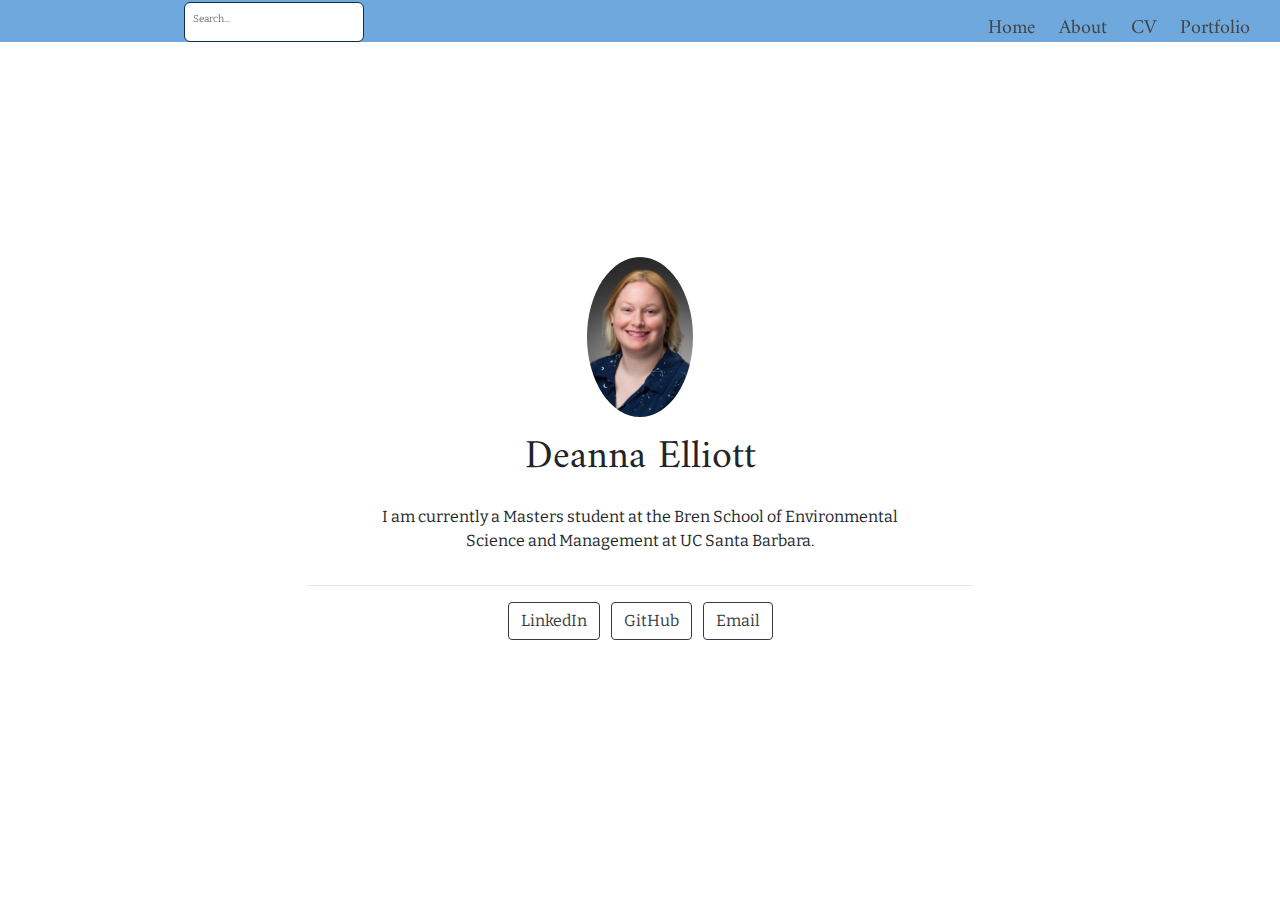
<file: docs/index.html>
<!doctype html>
<html lang="en">
  <head>
    <!-- Required meta tags -->
    <meta charset="utf-8">
    <meta name="viewport" content="width=device-width, initial-scale=1, shrink-to-fit=no">

    <!-- Bootstrap CSS -->
    <link rel="stylesheet" href="https://stackpath.bootstrapcdn.com/bootstrap/4.5.0/css/bootstrap.min.css">

    <title>Deanna Elliott</title>

    
          <!--radix_placeholder_navigation_in_header-->
          <meta name="distill:offset" content=""/>

          <script type="application/javascript">

            window.headroom_prevent_pin = false;

            window.document.addEventListener("DOMContentLoaded", function (event) {

              // initialize headroom for banner
              var header = $('header').get(0);
              var headerHeight = header.offsetHeight;
              var headroom = new Headroom(header, {
                tolerance: 5,
                onPin : function() {
                  if (window.headroom_prevent_pin) {
                    window.headroom_prevent_pin = false;
                    headroom.unpin();
                  }
                }
              });
              headroom.init();
              if(window.location.hash)
                headroom.unpin();
              $(header).addClass('headroom--transition');

              // offset scroll location for banner on hash change
              // (see: https://github.com/WickyNilliams/headroom.js/issues/38)
              window.addEventListener("hashchange", function(event) {
                window.scrollTo(0, window.pageYOffset - (headerHeight + 25));
              });

              // responsive menu
              $('.distill-site-header').each(function(i, val) {
                var topnav = $(this);
                var toggle = topnav.find('.nav-toggle');
                toggle.on('click', function() {
                  topnav.toggleClass('responsive');
                });
              });

              // nav dropdowns
              $('.nav-dropbtn').click(function(e) {
                $(this).next('.nav-dropdown-content').toggleClass('nav-dropdown-active');
                $(this).parent().siblings('.nav-dropdown')
                   .children('.nav-dropdown-content').removeClass('nav-dropdown-active');
              });
              $("body").click(function(e){
                $('.nav-dropdown-content').removeClass('nav-dropdown-active');
              });
              $(".nav-dropdown").click(function(e){
                e.stopPropagation();
              });
            });
          </script>

          <style type="text/css">

          /* Theme (user-documented overrideables for nav appearance) */

          .distill-site-nav {
            color: rgba(255, 255, 255, 0.8);
            background-color: #0F2E3D;
            font-size: 15px;
            font-weight: 300;
          }

          .distill-site-nav a {
            color: inherit;
            text-decoration: none;
          }

          .distill-site-nav a:hover {
            color: white;
          }

          @media print {
            .distill-site-nav {
              display: none;
            }
          }

          .distill-site-header {

          }

          .distill-site-footer {

          }


          /* Site Header */

          .distill-site-header {
            width: 100%;
            box-sizing: border-box;
            z-index: 3;
          }

          .distill-site-header .nav-left {
            display: inline-block;
            margin-left: 8px;
          }

          @media screen and (max-width: 768px) {
            .distill-site-header .nav-left {
              margin-left: 0;
            }
          }


          .distill-site-header .nav-right {
            float: right;
            margin-right: 8px;
          }

          .distill-site-header a,
          .distill-site-header .title {
            display: inline-block;
            text-align: center;
            padding: 14px 10px 14px 10px;
          }

          .distill-site-header .title {
            font-size: 18px;
            min-width: 150px;
          }

          .distill-site-header .logo {
            padding: 0;
          }

          .distill-site-header .logo img {
            display: none;
            max-height: 20px;
            width: auto;
            margin-bottom: -4px;
          }

          .distill-site-header .nav-image img {
            max-height: 18px;
            width: auto;
            display: inline-block;
            margin-bottom: -3px;
          }



          @media screen and (min-width: 1000px) {
            .distill-site-header .logo img {
              display: inline-block;
            }
            .distill-site-header .nav-left {
              margin-left: 20px;
            }
            .distill-site-header .nav-right {
              margin-right: 20px;
            }
            .distill-site-header .title {
              padding-left: 12px;
            }
          }


          .distill-site-header .nav-toggle {
            display: none;
          }

          .nav-dropdown {
            display: inline-block;
            position: relative;
          }

          .nav-dropdown .nav-dropbtn {
            border: none;
            outline: none;
            color: rgba(255, 255, 255, 0.8);
            padding: 16px 10px;
            background-color: transparent;
            font-family: inherit;
            font-size: inherit;
            font-weight: inherit;
            margin: 0;
            margin-top: 1px;
            z-index: 2;
          }

          .nav-dropdown-content {
            display: none;
            position: absolute;
            background-color: white;
            min-width: 200px;
            border: 1px solid rgba(0,0,0,0.15);
            border-radius: 4px;
            box-shadow: 0px 8px 16px 0px rgba(0,0,0,0.1);
            z-index: 1;
            margin-top: 2px;
            white-space: nowrap;
            padding-top: 4px;
            padding-bottom: 4px;
          }

          .nav-dropdown-content hr {
            margin-top: 4px;
            margin-bottom: 4px;
            border: none;
            border-bottom: 1px solid rgba(0, 0, 0, 0.1);
          }

          .nav-dropdown-active {
            display: block;
          }

          .nav-dropdown-content a, .nav-dropdown-content .nav-dropdown-header {
            color: black;
            padding: 6px 24px;
            text-decoration: none;
            display: block;
            text-align: left;
          }

          .nav-dropdown-content .nav-dropdown-header {
            display: block;
            padding: 5px 24px;
            padding-bottom: 0;
            text-transform: uppercase;
            font-size: 14px;
            color: #999999;
            white-space: nowrap;
          }

          .nav-dropdown:hover .nav-dropbtn {
            color: white;
          }

          .nav-dropdown-content a:hover {
            background-color: #ddd;
            color: black;
          }

          .nav-right .nav-dropdown-content {
            margin-left: -45%;
            right: 0;
          }

          @media screen and (max-width: 768px) {
            .distill-site-header a, .distill-site-header .nav-dropdown  {display: none;}
            .distill-site-header a.nav-toggle {
              float: right;
              display: block;
            }
            .distill-site-header .title {
              margin-left: 0;
            }
            .distill-site-header .nav-right {
              margin-right: 0;
            }
            .distill-site-header {
              overflow: hidden;
            }
            .nav-right .nav-dropdown-content {
              margin-left: 0;
            }
          }


          @media screen and (max-width: 768px) {
            .distill-site-header.responsive {position: relative; min-height: 500px; }
            .distill-site-header.responsive a.nav-toggle {
              position: absolute;
              right: 0;
              top: 0;
            }
            .distill-site-header.responsive a,
            .distill-site-header.responsive .nav-dropdown {
              display: block;
              text-align: left;
            }
            .distill-site-header.responsive .nav-left,
            .distill-site-header.responsive .nav-right {
              width: 100%;
            }
            .distill-site-header.responsive .nav-dropdown {float: none;}
            .distill-site-header.responsive .nav-dropdown-content {position: relative;}
            .distill-site-header.responsive .nav-dropdown .nav-dropbtn {
              display: block;
              width: 100%;
              text-align: left;
            }
          }

          /* Site Footer */

          .distill-site-footer {
            width: 100%;
            overflow: hidden;
            box-sizing: border-box;
            z-index: 3;
            margin-top: 30px;
            padding-top: 30px;
            padding-bottom: 30px;
            text-align: center;
          }

          /* Headroom */

          d-title {
            padding-top: 6rem;
          }

          @media print {
            d-title {
              padding-top: 4rem;
            }
          }

          .headroom {
            z-index: 1000;
            position: fixed;
            top: 0;
            left: 0;
            right: 0;
          }

          .headroom--transition {
            transition: all .4s ease-in-out;
          }

          .headroom--unpinned {
            top: -100px;
          }

          .headroom--pinned {
            top: 0;
          }

          /* adjust viewport for navbar height */
          /* helps vertically center bootstrap (non-distill) content */
          .min-vh-100 {
            min-height: calc(100vh - 100px) !important;
          }

          </style>

          <script src="site_libs/jquery-3.6.0/jquery-3.6.0.min.js"></script>
          <link href="site_libs/font-awesome-5.1.0/css/all.css" rel="stylesheet"/>
          <link href="site_libs/font-awesome-5.1.0/css/v4-shims.css" rel="stylesheet"/>
          <script src="site_libs/headroom-0.9.4/headroom.min.js"></script>
          <script src="site_libs/autocomplete-0.37.1/autocomplete.min.js"></script>
          <script src="site_libs/fuse-6.4.1/fuse.min.js"></script>

          <script type="application/javascript">

          function getMeta(metaName) {
            var metas = document.getElementsByTagName('meta');
            for (let i = 0; i < metas.length; i++) {
              if (metas[i].getAttribute('name') === metaName) {
                return metas[i].getAttribute('content');
              }
            }
            return '';
          }

          function offsetURL(url) {
            var offset = getMeta('distill:offset');
            return offset ? offset + '/' + url : url;
          }

          function createFuseIndex() {

            // create fuse index
            var options = {
              keys: [
                { name: 'title', weight: 20 },
                { name: 'categories', weight: 15 },
                { name: 'description', weight: 10 },
                { name: 'contents', weight: 5 },
              ],
              ignoreLocation: true,
              threshold: 0
            };
            var fuse = new window.Fuse([], options);

            // fetch the main search.json
            return fetch(offsetURL('search.json'))
              .then(function(response) {
                if (response.status == 200) {
                  return response.json().then(function(json) {
                    // index main articles
                    json.articles.forEach(function(article) {
                      fuse.add(article);
                    });
                    // download collections and index their articles
                    return Promise.all(json.collections.map(function(collection) {
                      return fetch(offsetURL(collection)).then(function(response) {
                        if (response.status === 200) {
                          return response.json().then(function(articles) {
                            articles.forEach(function(article) {
                              fuse.add(article);
                            });
                          })
                        } else {
                          return Promise.reject(
                            new Error('Unexpected status from search index request: ' +
                                      response.status)
                          );
                        }
                      });
                    })).then(function() {
                      return fuse;
                    });
                  });

                } else {
                  return Promise.reject(
                    new Error('Unexpected status from search index request: ' +
                                response.status)
                  );
                }
              });
          }

          window.document.addEventListener("DOMContentLoaded", function (event) {

            // get search element (bail if we don't have one)
            var searchEl = window.document.getElementById('distill-search');
            if (!searchEl)
              return;

            createFuseIndex()
              .then(function(fuse) {

                // make search box visible
                searchEl.classList.remove('hidden');

                // initialize autocomplete
                var options = {
                  autoselect: true,
                  hint: false,
                  minLength: 2,
                };
                window.autocomplete(searchEl, options, [{
                  source: function(query, callback) {
                    const searchOptions = {
                      isCaseSensitive: false,
                      shouldSort: true,
                      minMatchCharLength: 2,
                      limit: 10,
                    };
                    var results = fuse.search(query, searchOptions);
                    callback(results
                      .map(function(result) { return result.item; })
                    );
                  },
                  templates: {
                    suggestion: function(suggestion) {
                      var img = suggestion.preview && Object.keys(suggestion.preview).length > 0
                        ? `<img src="${offsetURL(suggestion.preview)}"</img>`
                        : '';
                      var html = `
                        <div class="search-item">
                          <h3>${suggestion.title}</h3>
                          <div class="search-item-description">
                            ${suggestion.description || ''}
                          </div>
                          <div class="search-item-preview">
                            ${img}
                          </div>
                        </div>
                      `;
                      return html;
                    }
                  }
                }]).on('autocomplete:selected', function(event, suggestion) {
                  window.location.href = offsetURL(suggestion.path);
                });
                // remove inline display style on autocompleter (we want to
                // manage responsive display via css)
                $('.algolia-autocomplete').css("display", "");
              })
              .catch(function(error) {
                console.log(error);
              });

          });

          </script>

          <style type="text/css">

          .nav-search {
            font-size: x-small;
          }

          /* Algolioa Autocomplete */

          .algolia-autocomplete {
            display: inline-block;
            margin-left: 10px;
            vertical-align: sub;
            background-color: white;
            color: black;
            padding: 6px;
            padding-top: 8px;
            padding-bottom: 0;
            border-radius: 6px;
            border: 1px #0F2E3D solid;
            width: 180px;
          }


          @media screen and (max-width: 768px) {
            .distill-site-nav .algolia-autocomplete {
              display: none;
              visibility: hidden;
            }
            .distill-site-nav.responsive .algolia-autocomplete {
              display: inline-block;
              visibility: visible;
            }
            .distill-site-nav.responsive .algolia-autocomplete .aa-dropdown-menu {
              margin-left: 0;
              width: 400px;
              max-height: 400px;
            }
          }

          .algolia-autocomplete .aa-input, .algolia-autocomplete .aa-hint {
            width: 90%;
            outline: none;
            border: none;
          }

          .algolia-autocomplete .aa-hint {
            color: #999;
          }
          .algolia-autocomplete .aa-dropdown-menu {
            width: 550px;
            max-height: 70vh;
            overflow-x: visible;
            overflow-y: scroll;
            padding: 5px;
            margin-top: 3px;
            margin-left: -150px;
            background-color: #fff;
            border-radius: 5px;
            border: 1px solid #999;
            border-top: none;
          }

          .algolia-autocomplete .aa-dropdown-menu .aa-suggestion {
            cursor: pointer;
            padding: 5px 4px;
            border-bottom: 1px solid #eee;
          }

          .algolia-autocomplete .aa-dropdown-menu .aa-suggestion:last-of-type {
            border-bottom: none;
            margin-bottom: 2px;
          }

          .algolia-autocomplete .aa-dropdown-menu .aa-suggestion .search-item {
            overflow: hidden;
            font-size: 0.8em;
            line-height: 1.4em;
          }

          .algolia-autocomplete .aa-dropdown-menu .aa-suggestion .search-item h3 {
            font-size: 1rem;
            margin-block-start: 0;
            margin-block-end: 5px;
          }

          .algolia-autocomplete .aa-dropdown-menu .aa-suggestion .search-item-description {
            display: inline-block;
            overflow: hidden;
            height: 2.8em;
            width: 80%;
            margin-right: 4%;
          }

          .algolia-autocomplete .aa-dropdown-menu .aa-suggestion .search-item-preview {
            display: inline-block;
            width: 15%;
          }

          .algolia-autocomplete .aa-dropdown-menu .aa-suggestion .search-item-preview img {
            height: 3em;
            width: auto;
            display: none;
          }

          .algolia-autocomplete .aa-dropdown-menu .aa-suggestion .search-item-preview img[src] {
            display: initial;
          }

          .algolia-autocomplete .aa-dropdown-menu .aa-suggestion.aa-cursor {
            background-color: #eee;
          }
          .algolia-autocomplete .aa-dropdown-menu .aa-suggestion em {
            font-weight: bold;
            font-style: normal;
          }

          </style>


          <!--/radix_placeholder_navigation_in_header-->
          <!--radix_placeholder_site_in_header-->
          <!--/radix_placeholder_site_in_header-->
          
          <style type="text/css">
          body {
            padding-top: 60px;
          }
          </style>
          <style type="text/css">
          /* base variables */

          /* Edit the CSS properties in this file to create a custom
             Distill theme. Only edit values in the right column
             for each row; values shown are the CSS defaults.
             To return any property to the default,
             you may set its value to: unset
             All rows must end with a semi-colon.                      */

          /* Optional: embed custom fonts here with `@import`          */
          /* This must remain at the top of this file.                 */



          html {
            /*-- Main font sizes --*/
            --title-size:      50px;
            --body-size:       1.06rem;
            --code-size:       14px;
            --aside-size:      12px;
            --fig-cap-size:    13px;
            /*-- Main font colors --*/
            --title-color:     #000000;
            --header-color:    rgba(0, 0, 0, 0.8);
            --body-color:      rgba(0, 0, 0, 0.8);
            --aside-color:     rgba(0, 0, 0, 0.6);
            --fig-cap-color:   rgba(0, 0, 0, 0.6);
            /*-- Specify custom fonts ~~~ must be imported above   --*/
            --heading-font:    sans-serif;
            --mono-font:       monospace;
            --body-font:       sans-serif;
            --navbar-font:     sans-serif;  /* websites + blogs only */
          }

          /*-- ARTICLE METADATA --*/
          d-byline {
            --heading-size:    0.6rem;
            --heading-color:   rgba(0, 0, 0, 0.5);
            --body-size:       0.8rem;
            --body-color:      rgba(0, 0, 0, 0.8);
          }

          /*-- ARTICLE TABLE OF CONTENTS --*/
          .d-contents {
            --heading-size:    18px;
            --contents-size:   13px;
          }

          /*-- ARTICLE APPENDIX --*/
          d-appendix {
            --heading-size:    15px;
            --heading-color:   rgba(0, 0, 0, 0.65);
            --text-size:       0.8em;
            --text-color:      rgba(0, 0, 0, 0.5);
          }

          /*-- WEBSITE HEADER + FOOTER --*/
          /* These properties only apply to Distill sites and blogs  */

          .distill-site-header {
            --title-size:       18px;
            --text-color:       rgba(255, 255, 255, 0.8);
            --text-size:        15px;
            --hover-color:      white;
            --bkgd-color:       #0F2E3D;
          }

          .distill-site-footer {
            --text-color:       rgba(255, 255, 255, 0.8);
            --text-size:        15px;
            --hover-color:      white;
            --bkgd-color:       #0F2E3D;
          }

          /*-- Additional custom styles --*/
          /* Add any additional CSS rules below                      */
          </style>
          <style type="text/css">/* base variables */

          /* Edit the CSS properties in this file to create a custom
             Distill theme. Only edit values in the right column
             for each row; values shown are the CSS defaults.
             To return any property to the default,
             you may set its value to: unset
             All rows must end with a semi-colon.                      */

          /* Optional: embed custom fonts here with `@import`          */
          /* This must remain at the top of this file.                 */
          /* Optional: embed custom fonts here with `@import`          */
          /* This must remain at the top of this file.                 */
          @import url('https://fonts.googleapis.com/css2?family=Amiri');
          @import url('https://fonts.googleapis.com/css2?family=Bitter');
          @import url('https://fonts.googleapis.com/css2?family=DM+Mono');

          html {
            /*-- Main font sizes --*/
            --title-size:      50px;
            --body-size:       1.06rem;
            --code-size:       14px;
            --aside-size:      12px;
            --fig-cap-size:    13px;
            /*-- Main font colors --*/
            --title-color:     #000000;
            --header-color:    rgba(0, 0, 0, 0.8);
            --body-color:      rgba(0, 0, 0, 0.8);
            --aside-color:     rgba(0, 0, 0, 0.6);
            --fig-cap-color:   rgba(0, 0, 0, 0.6);
            /*-- Specify custom fonts ~~~ must be imported above   --*/
            --heading-font:    "Amiri", serif;
            --mono-font:       "DM Mono", monospace;
            --body-font:       "Bitter", sans-serif;
            --navbar-font:     "Amiri", serif;
          }

          /*-- ARTICLE METADATA --*/
          d-byline {
            --heading-size:    0.6rem;
            --heading-color:   rgba(0, 0, 0, 0.5);
            --body-size:       0.8rem;
            --body-color:      rgba(0, 0, 0, 0.8);
          }

          /*-- ARTICLE TABLE OF CONTENTS --*/
          .d-contents {
            --heading-size:    18px;
            --contents-size:   13px;
          }

          /*-- ARTICLE APPENDIX --*/
          d-appendix {
            --heading-size:    15px;
            --heading-color:   rgba(0, 0, 0, 0.65);
            --text-size:       0.8em;
            --text-color:      rgba(0, 0, 0, 0.5);
          }

          /*-- WEBSITE HEADER + FOOTER --*/
          /* These properties only apply to Distill sites and blogs  */

          .distill-site-header {
            --title-size:       18px;    
            --text-color:       #444444; /* edited */
            --text-size:        20px;
            --hover-color:      #e9d715; /* edited */
            --bkgd-color:       #6fa8dc; /* edited */
          }

          .distill-site-footer {
            --text-color:       rgba(255, 255, 255, 0.8);
            --text-size:        15px;
            --hover-color:      #6fa8dc;
            --bkgd-color:       #0F2E3D;
          }

          /*-- Additional custom styles --*/
          /* Add any additional CSS rules below                      */

          /* Change bullets */
          ul > li::marker {
            font-size: 1.125em;
            color: #16537e;
          }

          /* Change link appearance */
          d-article a {
            border-bottom: 2px solid #ffd8db;
            text-decoration: none;
          }</style>
          <style type="text/css">
          /* base style */

          /* FONT FAMILIES */

          :root {
            --heading-default: -apple-system, BlinkMacSystemFont, "Segoe UI", Roboto, Oxygen, Ubuntu, Cantarell, "Fira Sans", "Droid Sans", "Helvetica Neue", Arial, sans-serif;
            --mono-default: Consolas, Monaco, 'Andale Mono', 'Ubuntu Mono', monospace;
            --body-default: -apple-system, BlinkMacSystemFont, "Segoe UI", Roboto, Oxygen, Ubuntu, Cantarell, "Fira Sans", "Droid Sans", "Helvetica Neue", Arial, sans-serif;
          }

          body,
          .posts-list .post-preview p,
          .posts-list .description p {
            font-family: var(--body-font), var(--body-default);
          }

          h1, h2, h3, h4, h5, h6,
          .posts-list .post-preview h2,
          .posts-list .description h2 {
            font-family: var(--heading-font), var(--heading-default);
          }

          d-article div.sourceCode code,
          d-article pre code {
            font-family: var(--mono-font), var(--mono-default);
          }


          /*-- TITLE --*/
          d-title h1,
          .posts-list > h1 {
            color: var(--title-color, black);
          }

          d-title h1 {
            font-size: var(--title-size, 50px);
          }

          /*-- HEADERS --*/
          d-article h1,
          d-article h2,
          d-article h3,
          d-article h4,
          d-article h5,
          d-article h6 {
            color: var(--header-color, rgba(0, 0, 0, 0.8));
          }

          /*-- BODY --*/
          d-article > p,  /* only text inside of <p> tags */
          d-article > ul, /* lists */
          d-article > ol {
            color: var(--body-color, rgba(0, 0, 0, 0.8));
            font-size: var(--body-size, 1.06rem);
          }


          /*-- CODE --*/
          d-article div.sourceCode code,
          d-article pre code {
            font-size: var(--code-size, 14px);
          }

          /*-- ASIDE --*/
          d-article aside {
            font-size: var(--aside-size, 12px);
            color: var(--aside-color, rgba(0, 0, 0, 0.6));
          }

          /*-- FIGURE CAPTIONS --*/
          figure .caption,
          figure figcaption,
          .figure .caption {
            font-size: var(--fig-cap-size, 13px);
            color: var(--fig-cap-color, rgba(0, 0, 0, 0.6));
          }

          /*-- METADATA --*/
          d-byline h3 {
            font-size: var(--heading-size, 0.6rem);
            color: var(--heading-color, rgba(0, 0, 0, 0.5));
          }

          d-byline {
            font-size: var(--body-size, 0.8rem);
            color: var(--body-color, rgba(0, 0, 0, 0.8));
          }

          d-byline a,
          d-article d-byline a {
            color: var(--body-color, rgba(0, 0, 0, 0.8));
          }

          /*-- TABLE OF CONTENTS --*/
          .d-contents nav h3 {
            font-size: var(--heading-size, 18px);
          }

          .d-contents nav a {
            font-size: var(--contents-size, 13px);
          }

          /*-- APPENDIX --*/
          d-appendix h3 {
            font-size: var(--heading-size, 15px);
            color: var(--heading-color, rgba(0, 0, 0, 0.65));
          }

          d-appendix {
            font-size: var(--text-size, 0.8em);
            color: var(--text-color, rgba(0, 0, 0, 0.5));
          }

          d-appendix d-footnote-list a.footnote-backlink {
            color: var(--text-color, rgba(0, 0, 0, 0.5));
          }

          /*-- WEBSITE HEADER + FOOTER --*/
          .distill-site-header .title {
            font-size: var(--title-size, 18px);
            font-family: var(--navbar-font), var(--heading-default);
          }

          .distill-site-header a,
          .nav-dropdown .nav-dropbtn {
            font-family: var(--navbar-font), var(--heading-default);
          }

          .nav-dropdown .nav-dropbtn {
            color: var(--text-color, rgba(255, 255, 255, 0.8));
            font-size: var(--text-size, 15px);
          }

          .distill-site-header a:hover,
          .nav-dropdown:hover .nav-dropbtn {
            color: var(--hover-color, white);
          }

          .distill-site-header {
            font-size: var(--text-size, 15px);
            color: var(--text-color, rgba(255, 255, 255, 0.8));
            background-color: var(--bkgd-color, #0F2E3D);
          }

          .distill-site-footer {
            font-size: var(--text-size, 15px);
            color: var(--text-color, rgba(255, 255, 255, 0.8));
            background-color: var(--bkgd-color, #0F2E3D);
          }

          .distill-site-footer a:hover {
            color: var(--hover-color, white);
          }</style>
          <script src="C:\Users\deann\OneDrive\Documents\R\win-library\4.1\rmarkdown\rmd\h\pandoc\header-attrs.js"></script>
    
    
  </head>
  <body>

          <!--radix_placeholder_navigation_before_body-->
          <header class="header header--fixed" role="banner">
          <nav class="distill-site-nav distill-site-header">
          <div class="nav-left">
          <a href="index.html" class="title"></a>
          <input id="distill-search" class="nav-search hidden" type="text" placeholder="Search..."/>
          </div>
          <div class="nav-right">
          <a href="index.html">Home</a>
          <a href="about.html">About</a>
          <a href="cv.html">CV</a>
          <a href="blog.html">Portfolio</a>
          <a href="javascript:void(0);" class="nav-toggle">&#9776;</a>
          </div>
          </nav>
          </header>
          <!--/radix_placeholder_navigation_before_body-->
          <!--radix_placeholder_site_before_body-->
          <!--/radix_placeholder_site_before_body-->
    
    <div class="container min-vh-100">
      <div class="row min-vh-100 justify-content-center align-items-center">
        <div class="col-12 text-center">
          <img src="Elliot_Deanna_mesm23.jpg" style="height:10rem" class="rounded-circle">
          <div class="mt-3">
            <h1>Deanna Elliott</h1>
          </div>
          <div class="row justify-content-center align-items-center">
            <div class="col-6 mt-3 text-center d-none d-sm-block">
              <p>I am currently a Masters student at the Bren School of Environmental Science and Management at UC Santa Barbara.</p>
            </div>
            <div class="col-11 mt-3 text-center d-block d-sm-none">
              <p>I am currently a Masters student at the Bren School of Environmental Science and Management at UC Santa Barbara.</p>
            </div>
          </div>

          <hr style="width:60%;"/>

          <div class="row justify-content-center align-items-center">
            <div class="col-8 text-center d-none d-sm-block">
              <ul class="list-inline">
                                <li class="list-inline-item">
                  <a href=https://www.linkedin.com/in/db-elliott/>
                    <button type="button" class="btn btn-outline-dark mb-2">
                      LinkedIn
                    </button>
                  </a>
                </li>
                                <li class="list-inline-item">
                  <a href=https://github.com/dbelliott>
                    <button type="button" class="btn btn-outline-dark mb-2">
                      GitHub
                    </button>
                  </a>
                </li>
                                <li class="list-inline-item">
                  <a href=mailto:dbelliott@bren.ucsb.edu>
                    <button type="button" class="btn btn-outline-dark mb-2">
                      Email
                    </button>
                  </a>
                </li>
                              </ul>
            </div>
          </div>

          <div class="row justify-content-center align-items-center">
            <div class="col-8 m-1 text-center d-block d-sm-none">
              <div class="list-group">
                                <a href=https://www.linkedin.com/in/db-elliott/>
                  <button type="button" class="list-group-item list-group-item-action my-1 rounded">
                    LinkedIn
                  </button>
                </a>
                                <a href=https://github.com/dbelliott>
                  <button type="button" class="list-group-item list-group-item-action my-1 rounded">
                    GitHub
                  </button>
                </a>
                                <a href=mailto:dbelliott@bren.ucsb.edu>
                  <button type="button" class="list-group-item list-group-item-action my-1 rounded">
                    Email
                  </button>
                </a>
                              </div>
            </div>
          </div>
        </div>
      </div>
    </div>

    <!-- Optional JavaScript -->
    <!-- jQuery first, then Popper.js, then Bootstrap JS -->
    <script src="https://code.jquery.com/jquery-3.5.1.slim.min.js" integrity="sha384-DfXdz2htPH0lsSSs5nCTpuj/zy4C+OGpamoFVy38MVBnE+IbbVYUew+OrCXaRkfj" crossorigin="anonymous"></script>
    <script src="https://cdn.jsdelivr.net/npm/popper.js@1.16.0/dist/umd/popper.min.js" integrity="sha384-Q6E9RHvbIyZFJoft+2mJbHaEWldlvI9IOYy5n3zV9zzTtmI3UksdQRVvoxMfooAo" crossorigin="anonymous"></script>
    <script src="https://stackpath.bootstrapcdn.com/bootstrap/4.5.0/js/bootstrap.min.js" integrity="sha384-OgVRvuATP1z7JjHLkuOU7Xw704+h835Lr+6QL9UvYjZE3Ipu6Tp75j7Bh/kR0JKI" crossorigin="anonymous"></script>

          <!--radix_placeholder_site_after_body-->
          <!--/radix_placeholder_site_after_body-->
          <!--radix_placeholder_navigation_after_body-->
          <!--/radix_placeholder_navigation_after_body-->
    
  </body>
</html>
</file>
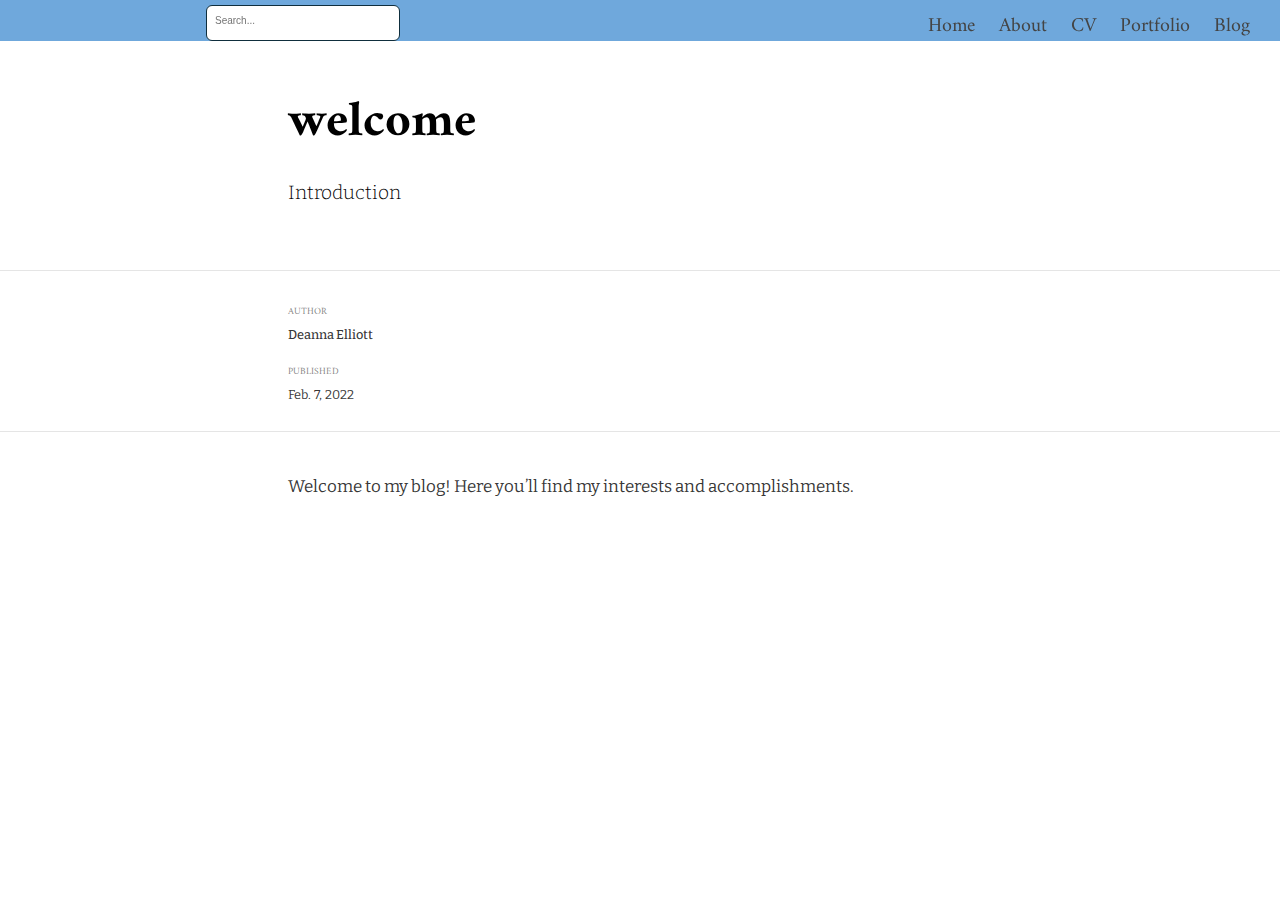
<file: docs/posts/2022-02-07-welcome/index.html>
<!DOCTYPE html>

<html xmlns="http://www.w3.org/1999/xhtml" lang="" xml:lang="">

<head>
  <meta charset="utf-8"/>
  <meta name="viewport" content="width=device-width, initial-scale=1"/>
  <meta http-equiv="X-UA-Compatible" content="IE=Edge,chrome=1"/>
  <meta name="generator" content="distill" />

  <style type="text/css">
  /* Hide doc at startup (prevent jankiness while JS renders/transforms) */
  body {
    visibility: hidden;
  }
  </style>

 <!--radix_placeholder_import_source-->
 <!--/radix_placeholder_import_source-->

<style type="text/css">code{white-space: pre;}</style>
<style type="text/css" data-origin="pandoc">
pre > code.sourceCode { white-space: pre; position: relative; }
pre > code.sourceCode > span { display: inline-block; line-height: 1.25; }
pre > code.sourceCode > span:empty { height: 1.2em; }
.sourceCode { overflow: visible; }
code.sourceCode > span { color: inherit; text-decoration: inherit; }
div.sourceCode { margin: 1em 0; }
pre.sourceCode { margin: 0; }
@media screen {
div.sourceCode { overflow: auto; }
}
@media print {
pre > code.sourceCode { white-space: pre-wrap; }
pre > code.sourceCode > span { text-indent: -5em; padding-left: 5em; }
}
pre.numberSource code
  { counter-reset: source-line 0; }
pre.numberSource code > span
  { position: relative; left: -4em; counter-increment: source-line; }
pre.numberSource code > span > a:first-child::before
  { content: counter(source-line);
    position: relative; left: -1em; text-align: right; vertical-align: baseline;
    border: none; display: inline-block;
    -webkit-touch-callout: none; -webkit-user-select: none;
    -khtml-user-select: none; -moz-user-select: none;
    -ms-user-select: none; user-select: none;
    padding: 0 4px; width: 4em;
    color: #aaaaaa;
  }
pre.numberSource { margin-left: 3em; border-left: 1px solid #aaaaaa;  padding-left: 4px; }
div.sourceCode
  {   }
@media screen {
pre > code.sourceCode > span > a:first-child::before { text-decoration: underline; }
}
code span.al { color: #ad0000; } /* Alert */
code span.an { color: #5e5e5e; } /* Annotation */
code span.at { } /* Attribute */
code span.bn { color: #ad0000; } /* BaseN */
code span.bu { } /* BuiltIn */
code span.cf { color: #007ba5; } /* ControlFlow */
code span.ch { color: #20794d; } /* Char */
code span.cn { color: #8f5902; } /* Constant */
code span.co { color: #5e5e5e; } /* Comment */
code span.cv { color: #5e5e5e; font-style: italic; } /* CommentVar */
code span.do { color: #5e5e5e; font-style: italic; } /* Documentation */
code span.dt { color: #ad0000; } /* DataType */
code span.dv { color: #ad0000; } /* DecVal */
code span.er { color: #ad0000; } /* Error */
code span.ex { } /* Extension */
code span.fl { color: #ad0000; } /* Float */
code span.fu { color: #4758ab; } /* Function */
code span.im { } /* Import */
code span.in { color: #5e5e5e; } /* Information */
code span.kw { color: #007ba5; } /* Keyword */
code span.op { color: #5e5e5e; } /* Operator */
code span.ot { color: #007ba5; } /* Other */
code span.pp { color: #ad0000; } /* Preprocessor */
code span.sc { color: #5e5e5e; } /* SpecialChar */
code span.ss { color: #20794d; } /* SpecialString */
code span.st { color: #20794d; } /* String */
code span.va { color: #111111; } /* Variable */
code span.vs { color: #20794d; } /* VerbatimString */
code span.wa { color: #5e5e5e; font-style: italic; } /* Warning */
</style>


  <!--radix_placeholder_meta_tags-->
<title>: welcome</title>

<meta property="description" itemprop="description" content="Introduction"/>


<!--  https://schema.org/Article -->
<meta property="article:published" itemprop="datePublished" content="2022-02-07"/>
<meta property="article:created" itemprop="dateCreated" content="2022-02-07"/>
<meta name="article:author" content="Deanna Elliott"/>

<!--  https://developers.facebook.com/docs/sharing/webmasters#markup -->
<meta property="og:title" content=": welcome"/>
<meta property="og:type" content="article"/>
<meta property="og:description" content="Introduction"/>
<meta property="og:locale" content="en_US"/>
<meta property="og:site_name" content=""/>

<!--  https://dev.twitter.com/cards/types/summary -->
<meta property="twitter:card" content="summary"/>
<meta property="twitter:title" content=": welcome"/>
<meta property="twitter:description" content="Introduction"/>

<!--/radix_placeholder_meta_tags-->
  <!--radix_placeholder_rmarkdown_metadata-->

<script type="text/json" id="radix-rmarkdown-metadata">
{"type":"list","attributes":{"names":{"type":"character","attributes":{},"value":["title","description","author","date","output"]}},"value":[{"type":"character","attributes":{},"value":["welcome"]},{"type":"character","attributes":{},"value":["Introduction"]},{"type":"list","attributes":{},"value":[{"type":"list","attributes":{"names":{"type":"character","attributes":{},"value":["name"]}},"value":[{"type":"character","attributes":{},"value":["Deanna Elliott"]}]}]},{"type":"character","attributes":{},"value":["2022-02-07"]},{"type":"list","attributes":{"names":{"type":"character","attributes":{},"value":["distill::distill_article"]}},"value":[{"type":"list","attributes":{"names":{"type":"character","attributes":{},"value":["self_contained"]}},"value":[{"type":"logical","attributes":{},"value":[false]}]}]}]}
</script>
<!--/radix_placeholder_rmarkdown_metadata-->
  
  <script type="text/json" id="radix-resource-manifest">
  {"type":"character","attributes":{},"value":["welcome_files/anchor-4.2.2/anchor.min.js","welcome_files/bowser-1.9.3/bowser.min.js","welcome_files/distill-2.2.21/template.v2.js","welcome_files/header-attrs-2.11/header-attrs.js","welcome_files/jquery-3.6.0/jquery-3.6.0.js","welcome_files/jquery-3.6.0/jquery-3.6.0.min.js","welcome_files/jquery-3.6.0/jquery-3.6.0.min.map","welcome_files/popper-2.6.0/popper.min.js","welcome_files/tippy-6.2.7/tippy-bundle.umd.min.js","welcome_files/tippy-6.2.7/tippy-light-border.css","welcome_files/tippy-6.2.7/tippy.css","welcome_files/tippy-6.2.7/tippy.umd.min.js","welcome_files/webcomponents-2.0.0/webcomponents.js"]}
  </script>
  <!--radix_placeholder_navigation_in_header-->
<meta name="distill:offset" content="../.."/>

<script type="application/javascript">

  window.headroom_prevent_pin = false;

  window.document.addEventListener("DOMContentLoaded", function (event) {

    // initialize headroom for banner
    var header = $('header').get(0);
    var headerHeight = header.offsetHeight;
    var headroom = new Headroom(header, {
      tolerance: 5,
      onPin : function() {
        if (window.headroom_prevent_pin) {
          window.headroom_prevent_pin = false;
          headroom.unpin();
        }
      }
    });
    headroom.init();
    if(window.location.hash)
      headroom.unpin();
    $(header).addClass('headroom--transition');

    // offset scroll location for banner on hash change
    // (see: https://github.com/WickyNilliams/headroom.js/issues/38)
    window.addEventListener("hashchange", function(event) {
      window.scrollTo(0, window.pageYOffset - (headerHeight + 25));
    });

    // responsive menu
    $('.distill-site-header').each(function(i, val) {
      var topnav = $(this);
      var toggle = topnav.find('.nav-toggle');
      toggle.on('click', function() {
        topnav.toggleClass('responsive');
      });
    });

    // nav dropdowns
    $('.nav-dropbtn').click(function(e) {
      $(this).next('.nav-dropdown-content').toggleClass('nav-dropdown-active');
      $(this).parent().siblings('.nav-dropdown')
         .children('.nav-dropdown-content').removeClass('nav-dropdown-active');
    });
    $("body").click(function(e){
      $('.nav-dropdown-content').removeClass('nav-dropdown-active');
    });
    $(".nav-dropdown").click(function(e){
      e.stopPropagation();
    });
  });
</script>

<style type="text/css">

/* Theme (user-documented overrideables for nav appearance) */

.distill-site-nav {
  color: rgba(255, 255, 255, 0.8);
  background-color: #0F2E3D;
  font-size: 15px;
  font-weight: 300;
}

.distill-site-nav a {
  color: inherit;
  text-decoration: none;
}

.distill-site-nav a:hover {
  color: white;
}

@media print {
  .distill-site-nav {
    display: none;
  }
}

.distill-site-header {

}

.distill-site-footer {

}


/* Site Header */

.distill-site-header {
  width: 100%;
  box-sizing: border-box;
  z-index: 3;
}

.distill-site-header .nav-left {
  display: inline-block;
  margin-left: 8px;
}

@media screen and (max-width: 768px) {
  .distill-site-header .nav-left {
    margin-left: 0;
  }
}


.distill-site-header .nav-right {
  float: right;
  margin-right: 8px;
}

.distill-site-header a,
.distill-site-header .title {
  display: inline-block;
  text-align: center;
  padding: 14px 10px 14px 10px;
}

.distill-site-header .title {
  font-size: 18px;
  min-width: 150px;
}

.distill-site-header .logo {
  padding: 0;
}

.distill-site-header .logo img {
  display: none;
  max-height: 20px;
  width: auto;
  margin-bottom: -4px;
}

.distill-site-header .nav-image img {
  max-height: 18px;
  width: auto;
  display: inline-block;
  margin-bottom: -3px;
}



@media screen and (min-width: 1000px) {
  .distill-site-header .logo img {
    display: inline-block;
  }
  .distill-site-header .nav-left {
    margin-left: 20px;
  }
  .distill-site-header .nav-right {
    margin-right: 20px;
  }
  .distill-site-header .title {
    padding-left: 12px;
  }
}


.distill-site-header .nav-toggle {
  display: none;
}

.nav-dropdown {
  display: inline-block;
  position: relative;
}

.nav-dropdown .nav-dropbtn {
  border: none;
  outline: none;
  color: rgba(255, 255, 255, 0.8);
  padding: 16px 10px;
  background-color: transparent;
  font-family: inherit;
  font-size: inherit;
  font-weight: inherit;
  margin: 0;
  margin-top: 1px;
  z-index: 2;
}

.nav-dropdown-content {
  display: none;
  position: absolute;
  background-color: white;
  min-width: 200px;
  border: 1px solid rgba(0,0,0,0.15);
  border-radius: 4px;
  box-shadow: 0px 8px 16px 0px rgba(0,0,0,0.1);
  z-index: 1;
  margin-top: 2px;
  white-space: nowrap;
  padding-top: 4px;
  padding-bottom: 4px;
}

.nav-dropdown-content hr {
  margin-top: 4px;
  margin-bottom: 4px;
  border: none;
  border-bottom: 1px solid rgba(0, 0, 0, 0.1);
}

.nav-dropdown-active {
  display: block;
}

.nav-dropdown-content a, .nav-dropdown-content .nav-dropdown-header {
  color: black;
  padding: 6px 24px;
  text-decoration: none;
  display: block;
  text-align: left;
}

.nav-dropdown-content .nav-dropdown-header {
  display: block;
  padding: 5px 24px;
  padding-bottom: 0;
  text-transform: uppercase;
  font-size: 14px;
  color: #999999;
  white-space: nowrap;
}

.nav-dropdown:hover .nav-dropbtn {
  color: white;
}

.nav-dropdown-content a:hover {
  background-color: #ddd;
  color: black;
}

.nav-right .nav-dropdown-content {
  margin-left: -45%;
  right: 0;
}

@media screen and (max-width: 768px) {
  .distill-site-header a, .distill-site-header .nav-dropdown  {display: none;}
  .distill-site-header a.nav-toggle {
    float: right;
    display: block;
  }
  .distill-site-header .title {
    margin-left: 0;
  }
  .distill-site-header .nav-right {
    margin-right: 0;
  }
  .distill-site-header {
    overflow: hidden;
  }
  .nav-right .nav-dropdown-content {
    margin-left: 0;
  }
}


@media screen and (max-width: 768px) {
  .distill-site-header.responsive {position: relative; min-height: 500px; }
  .distill-site-header.responsive a.nav-toggle {
    position: absolute;
    right: 0;
    top: 0;
  }
  .distill-site-header.responsive a,
  .distill-site-header.responsive .nav-dropdown {
    display: block;
    text-align: left;
  }
  .distill-site-header.responsive .nav-left,
  .distill-site-header.responsive .nav-right {
    width: 100%;
  }
  .distill-site-header.responsive .nav-dropdown {float: none;}
  .distill-site-header.responsive .nav-dropdown-content {position: relative;}
  .distill-site-header.responsive .nav-dropdown .nav-dropbtn {
    display: block;
    width: 100%;
    text-align: left;
  }
}

/* Site Footer */

.distill-site-footer {
  width: 100%;
  overflow: hidden;
  box-sizing: border-box;
  z-index: 3;
  margin-top: 30px;
  padding-top: 30px;
  padding-bottom: 30px;
  text-align: center;
}

/* Headroom */

d-title {
  padding-top: 6rem;
}

@media print {
  d-title {
    padding-top: 4rem;
  }
}

.headroom {
  z-index: 1000;
  position: fixed;
  top: 0;
  left: 0;
  right: 0;
}

.headroom--transition {
  transition: all .4s ease-in-out;
}

.headroom--unpinned {
  top: -100px;
}

.headroom--pinned {
  top: 0;
}

/* adjust viewport for navbar height */
/* helps vertically center bootstrap (non-distill) content */
.min-vh-100 {
  min-height: calc(100vh - 100px) !important;
}

</style>

<script src="../../site_libs/jquery-3.6.0/jquery-3.6.0.min.js"></script>
<link href="../../site_libs/font-awesome-5.1.0/css/all.css" rel="stylesheet"/>
<link href="../../site_libs/font-awesome-5.1.0/css/v4-shims.css" rel="stylesheet"/>
<script src="../../site_libs/headroom-0.9.4/headroom.min.js"></script>
<script src="../../site_libs/autocomplete-0.37.1/autocomplete.min.js"></script>
<script src="../../site_libs/fuse-6.4.1/fuse.min.js"></script>

<script type="application/javascript">

function getMeta(metaName) {
  var metas = document.getElementsByTagName('meta');
  for (let i = 0; i < metas.length; i++) {
    if (metas[i].getAttribute('name') === metaName) {
      return metas[i].getAttribute('content');
    }
  }
  return '';
}

function offsetURL(url) {
  var offset = getMeta('distill:offset');
  return offset ? offset + '/' + url : url;
}

function createFuseIndex() {

  // create fuse index
  var options = {
    keys: [
      { name: 'title', weight: 20 },
      { name: 'categories', weight: 15 },
      { name: 'description', weight: 10 },
      { name: 'contents', weight: 5 },
    ],
    ignoreLocation: true,
    threshold: 0
  };
  var fuse = new window.Fuse([], options);

  // fetch the main search.json
  return fetch(offsetURL('search.json'))
    .then(function(response) {
      if (response.status == 200) {
        return response.json().then(function(json) {
          // index main articles
          json.articles.forEach(function(article) {
            fuse.add(article);
          });
          // download collections and index their articles
          return Promise.all(json.collections.map(function(collection) {
            return fetch(offsetURL(collection)).then(function(response) {
              if (response.status === 200) {
                return response.json().then(function(articles) {
                  articles.forEach(function(article) {
                    fuse.add(article);
                  });
                })
              } else {
                return Promise.reject(
                  new Error('Unexpected status from search index request: ' +
                            response.status)
                );
              }
            });
          })).then(function() {
            return fuse;
          });
        });

      } else {
        return Promise.reject(
          new Error('Unexpected status from search index request: ' +
                      response.status)
        );
      }
    });
}

window.document.addEventListener("DOMContentLoaded", function (event) {

  // get search element (bail if we don't have one)
  var searchEl = window.document.getElementById('distill-search');
  if (!searchEl)
    return;

  createFuseIndex()
    .then(function(fuse) {

      // make search box visible
      searchEl.classList.remove('hidden');

      // initialize autocomplete
      var options = {
        autoselect: true,
        hint: false,
        minLength: 2,
      };
      window.autocomplete(searchEl, options, [{
        source: function(query, callback) {
          const searchOptions = {
            isCaseSensitive: false,
            shouldSort: true,
            minMatchCharLength: 2,
            limit: 10,
          };
          var results = fuse.search(query, searchOptions);
          callback(results
            .map(function(result) { return result.item; })
          );
        },
        templates: {
          suggestion: function(suggestion) {
            var img = suggestion.preview && Object.keys(suggestion.preview).length > 0
              ? `<img src="${offsetURL(suggestion.preview)}"</img>`
              : '';
            var html = `
              <div class="search-item">
                <h3>${suggestion.title}</h3>
                <div class="search-item-description">
                  ${suggestion.description || ''}
                </div>
                <div class="search-item-preview">
                  ${img}
                </div>
              </div>
            `;
            return html;
          }
        }
      }]).on('autocomplete:selected', function(event, suggestion) {
        window.location.href = offsetURL(suggestion.path);
      });
      // remove inline display style on autocompleter (we want to
      // manage responsive display via css)
      $('.algolia-autocomplete').css("display", "");
    })
    .catch(function(error) {
      console.log(error);
    });

});

</script>

<style type="text/css">

.nav-search {
  font-size: x-small;
}

/* Algolioa Autocomplete */

.algolia-autocomplete {
  display: inline-block;
  margin-left: 10px;
  vertical-align: sub;
  background-color: white;
  color: black;
  padding: 6px;
  padding-top: 8px;
  padding-bottom: 0;
  border-radius: 6px;
  border: 1px #0F2E3D solid;
  width: 180px;
}


@media screen and (max-width: 768px) {
  .distill-site-nav .algolia-autocomplete {
    display: none;
    visibility: hidden;
  }
  .distill-site-nav.responsive .algolia-autocomplete {
    display: inline-block;
    visibility: visible;
  }
  .distill-site-nav.responsive .algolia-autocomplete .aa-dropdown-menu {
    margin-left: 0;
    width: 400px;
    max-height: 400px;
  }
}

.algolia-autocomplete .aa-input, .algolia-autocomplete .aa-hint {
  width: 90%;
  outline: none;
  border: none;
}

.algolia-autocomplete .aa-hint {
  color: #999;
}
.algolia-autocomplete .aa-dropdown-menu {
  width: 550px;
  max-height: 70vh;
  overflow-x: visible;
  overflow-y: scroll;
  padding: 5px;
  margin-top: 3px;
  margin-left: -150px;
  background-color: #fff;
  border-radius: 5px;
  border: 1px solid #999;
  border-top: none;
}

.algolia-autocomplete .aa-dropdown-menu .aa-suggestion {
  cursor: pointer;
  padding: 5px 4px;
  border-bottom: 1px solid #eee;
}

.algolia-autocomplete .aa-dropdown-menu .aa-suggestion:last-of-type {
  border-bottom: none;
  margin-bottom: 2px;
}

.algolia-autocomplete .aa-dropdown-menu .aa-suggestion .search-item {
  overflow: hidden;
  font-size: 0.8em;
  line-height: 1.4em;
}

.algolia-autocomplete .aa-dropdown-menu .aa-suggestion .search-item h3 {
  font-size: 1rem;
  margin-block-start: 0;
  margin-block-end: 5px;
}

.algolia-autocomplete .aa-dropdown-menu .aa-suggestion .search-item-description {
  display: inline-block;
  overflow: hidden;
  height: 2.8em;
  width: 80%;
  margin-right: 4%;
}

.algolia-autocomplete .aa-dropdown-menu .aa-suggestion .search-item-preview {
  display: inline-block;
  width: 15%;
}

.algolia-autocomplete .aa-dropdown-menu .aa-suggestion .search-item-preview img {
  height: 3em;
  width: auto;
  display: none;
}

.algolia-autocomplete .aa-dropdown-menu .aa-suggestion .search-item-preview img[src] {
  display: initial;
}

.algolia-autocomplete .aa-dropdown-menu .aa-suggestion.aa-cursor {
  background-color: #eee;
}
.algolia-autocomplete .aa-dropdown-menu .aa-suggestion em {
  font-weight: bold;
  font-style: normal;
}

</style>


<!--/radix_placeholder_navigation_in_header-->
  <!--radix_placeholder_distill-->

<style type="text/css">

body {
  background-color: white;
}

.pandoc-table {
  width: 100%;
}

.pandoc-table>caption {
  margin-bottom: 10px;
}

.pandoc-table th:not([align]) {
  text-align: left;
}

.pagedtable-footer {
  font-size: 15px;
}

d-byline .byline {
  grid-template-columns: 2fr 2fr;
}

d-byline .byline h3 {
  margin-block-start: 1.5em;
}

d-byline .byline .authors-affiliations h3 {
  margin-block-start: 0.5em;
}

.authors-affiliations .orcid-id {
  width: 16px;
  height:16px;
  margin-left: 4px;
  margin-right: 4px;
  vertical-align: middle;
  padding-bottom: 2px;
}

d-title .dt-tags {
  margin-top: 1em;
  grid-column: text;
}

.dt-tags .dt-tag {
  text-decoration: none;
  display: inline-block;
  color: rgba(0,0,0,0.6);
  padding: 0em 0.4em;
  margin-right: 0.5em;
  margin-bottom: 0.4em;
  font-size: 70%;
  border: 1px solid rgba(0,0,0,0.2);
  border-radius: 3px;
  text-transform: uppercase;
  font-weight: 500;
}

d-article table.gt_table td,
d-article table.gt_table th {
  border-bottom: none;
}

.html-widget {
  margin-bottom: 2.0em;
}

.l-screen-inset {
  padding-right: 16px;
}

.l-screen .caption {
  margin-left: 10px;
}

.shaded {
  background: rgb(247, 247, 247);
  padding-top: 20px;
  padding-bottom: 20px;
  border-top: 1px solid rgba(0, 0, 0, 0.1);
  border-bottom: 1px solid rgba(0, 0, 0, 0.1);
}

.shaded .html-widget {
  margin-bottom: 0;
  border: 1px solid rgba(0, 0, 0, 0.1);
}

.shaded .shaded-content {
  background: white;
}

.text-output {
  margin-top: 0;
  line-height: 1.5em;
}

.hidden {
  display: none !important;
}

d-article {
  padding-top: 2.5rem;
  padding-bottom: 30px;
}

d-appendix {
  padding-top: 30px;
}

d-article>p>img {
  width: 100%;
}

d-article h2 {
  margin: 1rem 0 1.5rem 0;
}

d-article h3 {
  margin-top: 1.5rem;
}

d-article iframe {
  border: 1px solid rgba(0, 0, 0, 0.1);
  margin-bottom: 2.0em;
  width: 100%;
}

/* Tweak code blocks */

d-article div.sourceCode code,
d-article pre code {
  font-family: Consolas, Monaco, 'Andale Mono', 'Ubuntu Mono', monospace;
}

d-article pre,
d-article div.sourceCode,
d-article div.sourceCode pre {
  overflow: auto;
}

d-article div.sourceCode {
  background-color: white;
}

d-article div.sourceCode pre {
  padding-left: 10px;
  font-size: 12px;
  border-left: 2px solid rgba(0,0,0,0.1);
}

d-article pre {
  font-size: 12px;
  color: black;
  background: none;
  margin-top: 0;
  text-align: left;
  white-space: pre;
  word-spacing: normal;
  word-break: normal;
  word-wrap: normal;
  line-height: 1.5;

  -moz-tab-size: 4;
  -o-tab-size: 4;
  tab-size: 4;

  -webkit-hyphens: none;
  -moz-hyphens: none;
  -ms-hyphens: none;
  hyphens: none;
}

d-article pre a {
  border-bottom: none;
}

d-article pre a:hover {
  border-bottom: none;
  text-decoration: underline;
}

d-article details {
  grid-column: text;
  margin-bottom: 0.8em;
}

@media(min-width: 768px) {

d-article pre,
d-article div.sourceCode,
d-article div.sourceCode pre {
  overflow: visible !important;
}

d-article div.sourceCode pre {
  padding-left: 18px;
  font-size: 14px;
}

d-article pre {
  font-size: 14px;
}

}

figure img.external {
  background: white;
  border: 1px solid rgba(0, 0, 0, 0.1);
  box-shadow: 0 1px 8px rgba(0, 0, 0, 0.1);
  padding: 18px;
  box-sizing: border-box;
}

/* CSS for d-contents */

.d-contents {
  grid-column: text;
  color: rgba(0,0,0,0.8);
  font-size: 0.9em;
  padding-bottom: 1em;
  margin-bottom: 1em;
  padding-bottom: 0.5em;
  margin-bottom: 1em;
  padding-left: 0.25em;
  justify-self: start;
}

@media(min-width: 1000px) {
  .d-contents.d-contents-float {
    height: 0;
    grid-column-start: 1;
    grid-column-end: 4;
    justify-self: center;
    padding-right: 3em;
    padding-left: 2em;
  }
}

.d-contents nav h3 {
  font-size: 18px;
  margin-top: 0;
  margin-bottom: 1em;
}

.d-contents li {
  list-style-type: none
}

.d-contents nav > ul {
  padding-left: 0;
}

.d-contents ul {
  padding-left: 1em
}

.d-contents nav ul li {
  margin-top: 0.6em;
  margin-bottom: 0.2em;
}

.d-contents nav a {
  font-size: 13px;
  border-bottom: none;
  text-decoration: none
  color: rgba(0, 0, 0, 0.8);
}

.d-contents nav a:hover {
  text-decoration: underline solid rgba(0, 0, 0, 0.6)
}

.d-contents nav > ul > li > a {
  font-weight: 600;
}

.d-contents nav > ul > li > ul {
  font-weight: inherit;
}

.d-contents nav > ul > li > ul > li {
  margin-top: 0.2em;
}


.d-contents nav ul {
  margin-top: 0;
  margin-bottom: 0.25em;
}

.d-article-with-toc h2:nth-child(2) {
  margin-top: 0;
}


/* Figure */

.figure {
  position: relative;
  margin-bottom: 2.5em;
  margin-top: 1.5em;
}

.figure img {
  width: 100%;
}

.figure .caption {
  color: rgba(0, 0, 0, 0.6);
  font-size: 12px;
  line-height: 1.5em;
}

.figure img.external {
  background: white;
  border: 1px solid rgba(0, 0, 0, 0.1);
  box-shadow: 0 1px 8px rgba(0, 0, 0, 0.1);
  padding: 18px;
  box-sizing: border-box;
}

.figure .caption a {
  color: rgba(0, 0, 0, 0.6);
}

.figure .caption b,
.figure .caption strong, {
  font-weight: 600;
  color: rgba(0, 0, 0, 1.0);
}

/* Citations */

d-article .citation {
  color: inherit;
  cursor: inherit;
}

div.hanging-indent{
  margin-left: 1em; text-indent: -1em;
}

/* Citation hover box */

.tippy-box[data-theme~=light-border] {
  background-color: rgba(250, 250, 250, 0.95);
}

.tippy-content > p {
  margin-bottom: 0;
  padding: 2px;
}


/* Tweak 1000px media break to show more text */

@media(min-width: 1000px) {
  .base-grid,
  distill-header,
  d-title,
  d-abstract,
  d-article,
  d-appendix,
  distill-appendix,
  d-byline,
  d-footnote-list,
  d-citation-list,
  distill-footer {
    grid-template-columns: [screen-start] 1fr [page-start kicker-start] 80px [middle-start] 50px [text-start kicker-end] 65px 65px 65px 65px 65px 65px 65px 65px [text-end gutter-start] 65px [middle-end] 65px [page-end gutter-end] 1fr [screen-end];
    grid-column-gap: 16px;
  }

  .grid {
    grid-column-gap: 16px;
  }

  d-article {
    font-size: 1.06rem;
    line-height: 1.7em;
  }
  figure .caption, .figure .caption, figure figcaption {
    font-size: 13px;
  }
}

@media(min-width: 1180px) {
  .base-grid,
  distill-header,
  d-title,
  d-abstract,
  d-article,
  d-appendix,
  distill-appendix,
  d-byline,
  d-footnote-list,
  d-citation-list,
  distill-footer {
    grid-template-columns: [screen-start] 1fr [page-start kicker-start] 60px [middle-start] 60px [text-start kicker-end] 60px 60px 60px 60px 60px 60px 60px 60px [text-end gutter-start] 60px [middle-end] 60px [page-end gutter-end] 1fr [screen-end];
    grid-column-gap: 32px;
  }

  .grid {
    grid-column-gap: 32px;
  }
}


/* Get the citation styles for the appendix (not auto-injected on render since
   we do our own rendering of the citation appendix) */

d-appendix .citation-appendix,
.d-appendix .citation-appendix {
  font-size: 11px;
  line-height: 15px;
  border-left: 1px solid rgba(0, 0, 0, 0.1);
  padding-left: 18px;
  border: 1px solid rgba(0,0,0,0.1);
  background: rgba(0, 0, 0, 0.02);
  padding: 10px 18px;
  border-radius: 3px;
  color: rgba(150, 150, 150, 1);
  overflow: hidden;
  margin-top: -12px;
  white-space: pre-wrap;
  word-wrap: break-word;
}

/* Include appendix styles here so they can be overridden */

d-appendix {
  contain: layout style;
  font-size: 0.8em;
  line-height: 1.7em;
  margin-top: 60px;
  margin-bottom: 0;
  border-top: 1px solid rgba(0, 0, 0, 0.1);
  color: rgba(0,0,0,0.5);
  padding-top: 60px;
  padding-bottom: 48px;
}

d-appendix h3 {
  grid-column: page-start / text-start;
  font-size: 15px;
  font-weight: 500;
  margin-top: 1em;
  margin-bottom: 0;
  color: rgba(0,0,0,0.65);
}

d-appendix h3 + * {
  margin-top: 1em;
}

d-appendix ol {
  padding: 0 0 0 15px;
}

@media (min-width: 768px) {
  d-appendix ol {
    padding: 0 0 0 30px;
    margin-left: -30px;
  }
}

d-appendix li {
  margin-bottom: 1em;
}

d-appendix a {
  color: rgba(0, 0, 0, 0.6);
}

d-appendix > * {
  grid-column: text;
}

d-appendix > d-footnote-list,
d-appendix > d-citation-list,
d-appendix > distill-appendix {
  grid-column: screen;
}

/* Include footnote styles here so they can be overridden */

d-footnote-list {
  contain: layout style;
}

d-footnote-list > * {
  grid-column: text;
}

d-footnote-list a.footnote-backlink {
  color: rgba(0,0,0,0.3);
  padding-left: 0.5em;
}



/* Anchor.js */

.anchorjs-link {
  /*transition: all .25s linear; */
  text-decoration: none;
  border-bottom: none;
}
*:hover > .anchorjs-link {
  margin-left: -1.125em !important;
  text-decoration: none;
  border-bottom: none;
}

/* Social footer */

.social_footer {
  margin-top: 30px;
  margin-bottom: 0;
  color: rgba(0,0,0,0.67);
}

.disqus-comments {
  margin-right: 30px;
}

.disqus-comment-count {
  border-bottom: 1px solid rgba(0, 0, 0, 0.4);
  cursor: pointer;
}

#disqus_thread {
  margin-top: 30px;
}

.article-sharing a {
  border-bottom: none;
  margin-right: 8px;
}

.article-sharing a:hover {
  border-bottom: none;
}

.sidebar-section.subscribe {
  font-size: 12px;
  line-height: 1.6em;
}

.subscribe p {
  margin-bottom: 0.5em;
}


.article-footer .subscribe {
  font-size: 15px;
  margin-top: 45px;
}


.sidebar-section.custom {
  font-size: 12px;
  line-height: 1.6em;
}

.custom p {
  margin-bottom: 0.5em;
}

/* Styles for listing layout (hide title) */
.layout-listing d-title, .layout-listing .d-title {
  display: none;
}

/* Styles for posts lists (not auto-injected) */


.posts-with-sidebar {
  padding-left: 45px;
  padding-right: 45px;
}

.posts-list .description h2,
.posts-list .description p {
  font-family: -apple-system, BlinkMacSystemFont, "Segoe UI", Roboto, Oxygen, Ubuntu, Cantarell, "Fira Sans", "Droid Sans", "Helvetica Neue", Arial, sans-serif;
}

.posts-list .description h2 {
  font-weight: 700;
  border-bottom: none;
  padding-bottom: 0;
}

.posts-list h2.post-tag {
  border-bottom: 1px solid rgba(0, 0, 0, 0.2);
  padding-bottom: 12px;
}
.posts-list {
  margin-top: 60px;
  margin-bottom: 24px;
}

.posts-list .post-preview {
  text-decoration: none;
  overflow: hidden;
  display: block;
  border-bottom: 1px solid rgba(0, 0, 0, 0.1);
  padding: 24px 0;
}

.post-preview-last {
  border-bottom: none !important;
}

.posts-list .posts-list-caption {
  grid-column: screen;
  font-weight: 400;
}

.posts-list .post-preview h2 {
  margin: 0 0 6px 0;
  line-height: 1.2em;
  font-style: normal;
  font-size: 24px;
}

.posts-list .post-preview p {
  margin: 0 0 12px 0;
  line-height: 1.4em;
  font-size: 16px;
}

.posts-list .post-preview .thumbnail {
  box-sizing: border-box;
  margin-bottom: 24px;
  position: relative;
  max-width: 500px;
}
.posts-list .post-preview img {
  width: 100%;
  display: block;
}

.posts-list .metadata {
  font-size: 12px;
  line-height: 1.4em;
  margin-bottom: 18px;
}

.posts-list .metadata > * {
  display: inline-block;
}

.posts-list .metadata .publishedDate {
  margin-right: 2em;
}

.posts-list .metadata .dt-authors {
  display: block;
  margin-top: 0.3em;
  margin-right: 2em;
}

.posts-list .dt-tags {
  display: block;
  line-height: 1em;
}

.posts-list .dt-tags .dt-tag {
  display: inline-block;
  color: rgba(0,0,0,0.6);
  padding: 0.3em 0.4em;
  margin-right: 0.2em;
  margin-bottom: 0.4em;
  font-size: 60%;
  border: 1px solid rgba(0,0,0,0.2);
  border-radius: 3px;
  text-transform: uppercase;
  font-weight: 500;
}

.posts-list img {
  opacity: 1;
}

.posts-list img[data-src] {
  opacity: 0;
}

.posts-more {
  clear: both;
}


.posts-sidebar {
  font-size: 16px;
}

.posts-sidebar h3 {
  font-size: 16px;
  margin-top: 0;
  margin-bottom: 0.5em;
  font-weight: 400;
  text-transform: uppercase;
}

.sidebar-section {
  margin-bottom: 30px;
}

.categories ul {
  list-style-type: none;
  margin: 0;
  padding: 0;
}

.categories li {
  color: rgba(0, 0, 0, 0.8);
  margin-bottom: 0;
}

.categories li>a {
  border-bottom: none;
}

.categories li>a:hover {
  border-bottom: 1px solid rgba(0, 0, 0, 0.4);
}

.categories .active {
  font-weight: 600;
}

.categories .category-count {
  color: rgba(0, 0, 0, 0.4);
}


@media(min-width: 768px) {
  .posts-list .post-preview h2 {
    font-size: 26px;
  }
  .posts-list .post-preview .thumbnail {
    float: right;
    width: 30%;
    margin-bottom: 0;
  }
  .posts-list .post-preview .description {
    float: left;
    width: 45%;
  }
  .posts-list .post-preview .metadata {
    float: left;
    width: 20%;
    margin-top: 8px;
  }
  .posts-list .post-preview p {
    margin: 0 0 12px 0;
    line-height: 1.5em;
    font-size: 16px;
  }
  .posts-with-sidebar .posts-list {
    float: left;
    width: 75%;
  }
  .posts-with-sidebar .posts-sidebar {
    float: right;
    width: 20%;
    margin-top: 60px;
    padding-top: 24px;
    padding-bottom: 24px;
  }
}


/* Improve display for browsers without grid (IE/Edge <= 15) */

.downlevel {
  line-height: 1.6em;
  font-family: -apple-system, BlinkMacSystemFont, "Segoe UI", Roboto, Oxygen, Ubuntu, Cantarell, "Fira Sans", "Droid Sans", "Helvetica Neue", Arial, sans-serif;
  margin: 0;
}

.downlevel .d-title {
  padding-top: 6rem;
  padding-bottom: 1.5rem;
}

.downlevel .d-title h1 {
  font-size: 50px;
  font-weight: 700;
  line-height: 1.1em;
  margin: 0 0 0.5rem;
}

.downlevel .d-title p {
  font-weight: 300;
  font-size: 1.2rem;
  line-height: 1.55em;
  margin-top: 0;
}

.downlevel .d-byline {
  padding-top: 0.8em;
  padding-bottom: 0.8em;
  font-size: 0.8rem;
  line-height: 1.8em;
}

.downlevel .section-separator {
  border: none;
  border-top: 1px solid rgba(0, 0, 0, 0.1);
}

.downlevel .d-article {
  font-size: 1.06rem;
  line-height: 1.7em;
  padding-top: 1rem;
  padding-bottom: 2rem;
}


.downlevel .d-appendix {
  padding-left: 0;
  padding-right: 0;
  max-width: none;
  font-size: 0.8em;
  line-height: 1.7em;
  margin-bottom: 0;
  color: rgba(0,0,0,0.5);
  padding-top: 40px;
  padding-bottom: 48px;
}

.downlevel .footnotes ol {
  padding-left: 13px;
}

.downlevel .base-grid,
.downlevel .distill-header,
.downlevel .d-title,
.downlevel .d-abstract,
.downlevel .d-article,
.downlevel .d-appendix,
.downlevel .distill-appendix,
.downlevel .d-byline,
.downlevel .d-footnote-list,
.downlevel .d-citation-list,
.downlevel .distill-footer,
.downlevel .appendix-bottom,
.downlevel .posts-container {
  padding-left: 40px;
  padding-right: 40px;
}

@media(min-width: 768px) {
  .downlevel .base-grid,
  .downlevel .distill-header,
  .downlevel .d-title,
  .downlevel .d-abstract,
  .downlevel .d-article,
  .downlevel .d-appendix,
  .downlevel .distill-appendix,
  .downlevel .d-byline,
  .downlevel .d-footnote-list,
  .downlevel .d-citation-list,
  .downlevel .distill-footer,
  .downlevel .appendix-bottom,
  .downlevel .posts-container {
  padding-left: 150px;
  padding-right: 150px;
  max-width: 900px;
}
}

.downlevel pre code {
  display: block;
  border-left: 2px solid rgba(0, 0, 0, .1);
  padding: 0 0 0 20px;
  font-size: 14px;
}

.downlevel code, .downlevel pre {
  color: black;
  background: none;
  font-family: Consolas, Monaco, 'Andale Mono', 'Ubuntu Mono', monospace;
  text-align: left;
  white-space: pre;
  word-spacing: normal;
  word-break: normal;
  word-wrap: normal;
  line-height: 1.5;

  -moz-tab-size: 4;
  -o-tab-size: 4;
  tab-size: 4;

  -webkit-hyphens: none;
  -moz-hyphens: none;
  -ms-hyphens: none;
  hyphens: none;
}

.downlevel .posts-list .post-preview {
  color: inherit;
}



</style>

<script type="application/javascript">

function is_downlevel_browser() {
  if (bowser.isUnsupportedBrowser({ msie: "12", msedge: "16"},
                                 window.navigator.userAgent)) {
    return true;
  } else {
    return window.load_distill_framework === undefined;
  }
}

// show body when load is complete
function on_load_complete() {

  // add anchors
  if (window.anchors) {
    window.anchors.options.placement = 'left';
    window.anchors.add('d-article > h2, d-article > h3, d-article > h4, d-article > h5');
  }


  // set body to visible
  document.body.style.visibility = 'visible';

  // force redraw for leaflet widgets
  if (window.HTMLWidgets) {
    var maps = window.HTMLWidgets.findAll(".leaflet");
    $.each(maps, function(i, el) {
      var map = this.getMap();
      map.invalidateSize();
      map.eachLayer(function(layer) {
        if (layer instanceof L.TileLayer)
          layer.redraw();
      });
    });
  }

  // trigger 'shown' so htmlwidgets resize
  $('d-article').trigger('shown');
}

function init_distill() {

  init_common();

  // create front matter
  var front_matter = $('<d-front-matter></d-front-matter>');
  $('#distill-front-matter').wrap(front_matter);

  // create d-title
  $('.d-title').changeElementType('d-title');

  // create d-byline
  var byline = $('<d-byline></d-byline>');
  $('.d-byline').replaceWith(byline);

  // create d-article
  var article = $('<d-article></d-article>');
  $('.d-article').wrap(article).children().unwrap();

  // move posts container into article
  $('.posts-container').appendTo($('d-article'));

  // create d-appendix
  $('.d-appendix').changeElementType('d-appendix');

  // flag indicating that we have appendix items
  var appendix = $('.appendix-bottom').children('h3').length > 0;

  // replace footnotes with <d-footnote>
  $('.footnote-ref').each(function(i, val) {
    appendix = true;
    var href = $(this).attr('href');
    var id = href.replace('#', '');
    var fn = $('#' + id);
    var fn_p = $('#' + id + '>p');
    fn_p.find('.footnote-back').remove();
    var text = fn_p.html();
    var dtfn = $('<d-footnote></d-footnote>');
    dtfn.html(text);
    $(this).replaceWith(dtfn);
  });
  // remove footnotes
  $('.footnotes').remove();

  // move refs into #references-listing
  $('#references-listing').replaceWith($('#refs'));

  $('h1.appendix, h2.appendix').each(function(i, val) {
    $(this).changeElementType('h3');
  });
  $('h3.appendix').each(function(i, val) {
    var id = $(this).attr('id');
    $('.d-contents a[href="#' + id + '"]').parent().remove();
    appendix = true;
    $(this).nextUntil($('h1, h2, h3')).addBack().appendTo($('d-appendix'));
  });

  // show d-appendix if we have appendix content
  $("d-appendix").css('display', appendix ? 'grid' : 'none');

  // localize layout chunks to just output
  $('.layout-chunk').each(function(i, val) {

    // capture layout
    var layout = $(this).attr('data-layout');

    // apply layout to markdown level block elements
    var elements = $(this).children().not('details, div.sourceCode, pre, script');
    elements.each(function(i, el) {
      var layout_div = $('<div class="' + layout + '"></div>');
      if (layout_div.hasClass('shaded')) {
        var shaded_content = $('<div class="shaded-content"></div>');
        $(this).wrap(shaded_content);
        $(this).parent().wrap(layout_div);
      } else {
        $(this).wrap(layout_div);
      }
    });


    // unwrap the layout-chunk div
    $(this).children().unwrap();
  });

  // remove code block used to force  highlighting css
  $('.distill-force-highlighting-css').parent().remove();

  // remove empty line numbers inserted by pandoc when using a
  // custom syntax highlighting theme
  $('code.sourceCode a:empty').remove();

  // load distill framework
  load_distill_framework();

  // wait for window.distillRunlevel == 4 to do post processing
  function distill_post_process() {

    if (!window.distillRunlevel || window.distillRunlevel < 4)
      return;

    // hide author/affiliations entirely if we have no authors
    var front_matter = JSON.parse($("#distill-front-matter").html());
    var have_authors = front_matter.authors && front_matter.authors.length > 0;
    if (!have_authors)
      $('d-byline').addClass('hidden');

    // article with toc class
    $('.d-contents').parent().addClass('d-article-with-toc');

    // strip links that point to #
    $('.authors-affiliations').find('a[href="#"]').removeAttr('href');

    // add orcid ids
    $('.authors-affiliations').find('.author').each(function(i, el) {
      var orcid_id = front_matter.authors[i].orcidID;
      if (orcid_id) {
        var a = $('<a></a>');
        a.attr('href', 'https://orcid.org/' + orcid_id);
        var img = $('<img></img>');
        img.addClass('orcid-id');
        img.attr('alt', 'ORCID ID');
        img.attr('src','[data-uri]');
        a.append(img);
        $(this).append(a);
      }
    });

    // hide elements of author/affiliations grid that have no value
    function hide_byline_column(caption) {
      $('d-byline').find('h3:contains("' + caption + '")').parent().css('visibility', 'hidden');
    }

    // affiliations
    var have_affiliations = false;
    for (var i = 0; i<front_matter.authors.length; ++i) {
      var author = front_matter.authors[i];
      if (author.affiliation !== "&nbsp;") {
        have_affiliations = true;
        break;
      }
    }
    if (!have_affiliations)
      $('d-byline').find('h3:contains("Affiliations")').css('visibility', 'hidden');

    // published date
    if (!front_matter.publishedDate)
      hide_byline_column("Published");

    // document object identifier
    var doi = $('d-byline').find('h3:contains("DOI")');
    var doi_p = doi.next().empty();
    if (!front_matter.doi) {
      // if we have a citation and valid citationText then link to that
      if ($('#citation').length > 0 && front_matter.citationText) {
        doi.html('Citation');
        $('<a href="#citation"></a>')
          .text(front_matter.citationText)
          .appendTo(doi_p);
      } else {
        hide_byline_column("DOI");
      }
    } else {
      $('<a></a>')
         .attr('href', "https://doi.org/" + front_matter.doi)
         .html(front_matter.doi)
         .appendTo(doi_p);
    }

     // change plural form of authors/affiliations
    if (front_matter.authors.length === 1) {
      var grid = $('.authors-affiliations');
      grid.children('h3:contains("Authors")').text('Author');
      grid.children('h3:contains("Affiliations")').text('Affiliation');
    }

    // remove d-appendix and d-footnote-list local styles
    $('d-appendix > style:first-child').remove();
    $('d-footnote-list > style:first-child').remove();

    // move appendix-bottom entries to the bottom
    $('.appendix-bottom').appendTo('d-appendix').children().unwrap();
    $('.appendix-bottom').remove();

    // hoverable references
    $('span.citation[data-cites]').each(function() {
      var refs = $(this).attr('data-cites').split(" ");
      var refHtml = refs.map(function(ref) {
        return "<p>" + $('#ref-' + ref).html() + "</p>";
      }).join("\n");
      window.tippy(this, {
        allowHTML: true,
        content: refHtml,
        maxWidth: 500,
        interactive: true,
        interactiveBorder: 10,
        theme: 'light-border',
        placement: 'bottom-start'
      });
    });

    // clear polling timer
    clearInterval(tid);

    // show body now that everything is ready
    on_load_complete();
  }

  var tid = setInterval(distill_post_process, 50);
  distill_post_process();

}

function init_downlevel() {

  init_common();

   // insert hr after d-title
  $('.d-title').after($('<hr class="section-separator"/>'));

  // check if we have authors
  var front_matter = JSON.parse($("#distill-front-matter").html());
  var have_authors = front_matter.authors && front_matter.authors.length > 0;

  // manage byline/border
  if (!have_authors)
    $('.d-byline').remove();
  $('.d-byline').after($('<hr class="section-separator"/>'));
  $('.d-byline a').remove();

  // remove toc
  $('.d-contents').remove();

  // move appendix elements
  $('h1.appendix, h2.appendix').each(function(i, val) {
    $(this).changeElementType('h3');
  });
  $('h3.appendix').each(function(i, val) {
    $(this).nextUntil($('h1, h2, h3')).addBack().appendTo($('.d-appendix'));
  });


  // inject headers into references and footnotes
  var refs_header = $('<h3></h3>');
  refs_header.text('References');
  $('#refs').prepend(refs_header);

  var footnotes_header = $('<h3></h3');
  footnotes_header.text('Footnotes');
  $('.footnotes').children('hr').first().replaceWith(footnotes_header);

  // move appendix-bottom entries to the bottom
  $('.appendix-bottom').appendTo('.d-appendix').children().unwrap();
  $('.appendix-bottom').remove();

  // remove appendix if it's empty
  if ($('.d-appendix').children().length === 0)
    $('.d-appendix').remove();

  // prepend separator above appendix
  $('.d-appendix').before($('<hr class="section-separator" style="clear: both"/>'));

  // trim code
  $('pre>code').each(function(i, val) {
    $(this).html($.trim($(this).html()));
  });

  // move posts-container right before article
  $('.posts-container').insertBefore($('.d-article'));

  $('body').addClass('downlevel');

  on_load_complete();
}


function init_common() {

  // jquery plugin to change element types
  (function($) {
    $.fn.changeElementType = function(newType) {
      var attrs = {};

      $.each(this[0].attributes, function(idx, attr) {
        attrs[attr.nodeName] = attr.nodeValue;
      });

      this.replaceWith(function() {
        return $("<" + newType + "/>", attrs).append($(this).contents());
      });
    };
  })(jQuery);

  // prevent underline for linked images
  $('a > img').parent().css({'border-bottom' : 'none'});

  // mark non-body figures created by knitr chunks as 100% width
  $('.layout-chunk').each(function(i, val) {
    var figures = $(this).find('img, .html-widget');
    if ($(this).attr('data-layout') !== "l-body") {
      figures.css('width', '100%');
    } else {
      figures.css('max-width', '100%');
      figures.filter("[width]").each(function(i, val) {
        var fig = $(this);
        fig.css('width', fig.attr('width') + 'px');
      });

    }
  });

  // auto-append index.html to post-preview links in file: protocol
  // and in rstudio ide preview
  $('.post-preview').each(function(i, val) {
    if (window.location.protocol === "file:")
      $(this).attr('href', $(this).attr('href') + "index.html");
  });

  // get rid of index.html references in header
  if (window.location.protocol !== "file:") {
    $('.distill-site-header a[href]').each(function(i,val) {
      $(this).attr('href', $(this).attr('href').replace("index.html", "./"));
    });
  }

  // add class to pandoc style tables
  $('tr.header').parent('thead').parent('table').addClass('pandoc-table');
  $('.kable-table').children('table').addClass('pandoc-table');

  // add figcaption style to table captions
  $('caption').parent('table').addClass("figcaption");

  // initialize posts list
  if (window.init_posts_list)
    window.init_posts_list();

  // implmement disqus comment link
  $('.disqus-comment-count').click(function() {
    window.headroom_prevent_pin = true;
    $('#disqus_thread').toggleClass('hidden');
    if (!$('#disqus_thread').hasClass('hidden')) {
      var offset = $(this).offset();
      $(window).resize();
      $('html, body').animate({
        scrollTop: offset.top - 35
      });
    }
  });
}

document.addEventListener('DOMContentLoaded', function() {
  if (is_downlevel_browser())
    init_downlevel();
  else
    window.addEventListener('WebComponentsReady', init_distill);
});

</script>

<style type="text/css">
/* base variables */

/* Edit the CSS properties in this file to create a custom
   Distill theme. Only edit values in the right column
   for each row; values shown are the CSS defaults.
   To return any property to the default,
   you may set its value to: unset
   All rows must end with a semi-colon.                      */

/* Optional: embed custom fonts here with `@import`          */
/* This must remain at the top of this file.                 */



html {
  /*-- Main font sizes --*/
  --title-size:      50px;
  --body-size:       1.06rem;
  --code-size:       14px;
  --aside-size:      12px;
  --fig-cap-size:    13px;
  /*-- Main font colors --*/
  --title-color:     #000000;
  --header-color:    rgba(0, 0, 0, 0.8);
  --body-color:      rgba(0, 0, 0, 0.8);
  --aside-color:     rgba(0, 0, 0, 0.6);
  --fig-cap-color:   rgba(0, 0, 0, 0.6);
  /*-- Specify custom fonts ~~~ must be imported above   --*/
  --heading-font:    sans-serif;
  --mono-font:       monospace;
  --body-font:       sans-serif;
  --navbar-font:     sans-serif;  /* websites + blogs only */
}

/*-- ARTICLE METADATA --*/
d-byline {
  --heading-size:    0.6rem;
  --heading-color:   rgba(0, 0, 0, 0.5);
  --body-size:       0.8rem;
  --body-color:      rgba(0, 0, 0, 0.8);
}

/*-- ARTICLE TABLE OF CONTENTS --*/
.d-contents {
  --heading-size:    18px;
  --contents-size:   13px;
}

/*-- ARTICLE APPENDIX --*/
d-appendix {
  --heading-size:    15px;
  --heading-color:   rgba(0, 0, 0, 0.65);
  --text-size:       0.8em;
  --text-color:      rgba(0, 0, 0, 0.5);
}

/*-- WEBSITE HEADER + FOOTER --*/
/* These properties only apply to Distill sites and blogs  */

.distill-site-header {
  --title-size:       18px;
  --text-color:       rgba(255, 255, 255, 0.8);
  --text-size:        15px;
  --hover-color:      white;
  --bkgd-color:       #0F2E3D;
}

.distill-site-footer {
  --text-color:       rgba(255, 255, 255, 0.8);
  --text-size:        15px;
  --hover-color:      white;
  --bkgd-color:       #0F2E3D;
}

/*-- Additional custom styles --*/
/* Add any additional CSS rules below                      */
</style>
<style type="text/css">/* base variables */

/* Edit the CSS properties in this file to create a custom
   Distill theme. Only edit values in the right column
   for each row; values shown are the CSS defaults.
   To return any property to the default,
   you may set its value to: unset
   All rows must end with a semi-colon.                      */

/* Optional: embed custom fonts here with `@import`          */
/* This must remain at the top of this file.                 */
/* Optional: embed custom fonts here with `@import`          */
/* This must remain at the top of this file.                 */
@import url('https://fonts.googleapis.com/css2?family=Amiri');
@import url('https://fonts.googleapis.com/css2?family=Bitter');
@import url('https://fonts.googleapis.com/css2?family=DM+Mono');

html {
  /*-- Main font sizes --*/
  --title-size:      50px;
  --body-size:       1.06rem;
  --code-size:       14px;
  --aside-size:      12px;
  --fig-cap-size:    13px;
  /*-- Main font colors --*/
  --title-color:     #000000;
  --header-color:    rgba(0, 0, 0, 0.8);
  --body-color:      rgba(0, 0, 0, 0.8);
  --aside-color:     rgba(0, 0, 0, 0.6);
  --fig-cap-color:   rgba(0, 0, 0, 0.6);
  /*-- Specify custom fonts ~~~ must be imported above   --*/
  --heading-font:    "Amiri", serif;
  --mono-font:       "DM Mono", monospace;
  --body-font:       "Bitter", sans-serif;
  --navbar-font:     "Amiri", serif;
}

/*-- ARTICLE METADATA --*/
d-byline {
  --heading-size:    0.6rem;
  --heading-color:   rgba(0, 0, 0, 0.5);
  --body-size:       0.8rem;
  --body-color:      rgba(0, 0, 0, 0.8);
}

/*-- ARTICLE TABLE OF CONTENTS --*/
.d-contents {
  --heading-size:    18px;
  --contents-size:   13px;
}

/*-- ARTICLE APPENDIX --*/
d-appendix {
  --heading-size:    15px;
  --heading-color:   rgba(0, 0, 0, 0.65);
  --text-size:       0.8em;
  --text-color:      rgba(0, 0, 0, 0.5);
}

/*-- WEBSITE HEADER + FOOTER --*/
/* These properties only apply to Distill sites and blogs  */

.distill-site-header {
  --title-size:       18px;    
  --text-color:       #444444; /* edited */
  --text-size:        20px;
  --hover-color:      #e9d715; /* edited */
  --bkgd-color:       #6fa8dc; /* edited */
}

.distill-site-footer {
  --text-color:       rgba(255, 255, 255, 0.8);
  --text-size:        15px;
  --hover-color:      #6fa8dc;
  --bkgd-color:       #0F2E3D;
}

/*-- Additional custom styles --*/
/* Add any additional CSS rules below                      */

/* Change bullets */
ul > li::marker {
  font-size: 1.125em;
  color: #16537e;
}

/* Change link appearance */
d-article a {
  border-bottom: 2px solid #ffd8db;
  text-decoration: none;
}</style>
<style type="text/css">
/* base style */

/* FONT FAMILIES */

:root {
  --heading-default: -apple-system, BlinkMacSystemFont, "Segoe UI", Roboto, Oxygen, Ubuntu, Cantarell, "Fira Sans", "Droid Sans", "Helvetica Neue", Arial, sans-serif;
  --mono-default: Consolas, Monaco, 'Andale Mono', 'Ubuntu Mono', monospace;
  --body-default: -apple-system, BlinkMacSystemFont, "Segoe UI", Roboto, Oxygen, Ubuntu, Cantarell, "Fira Sans", "Droid Sans", "Helvetica Neue", Arial, sans-serif;
}

body,
.posts-list .post-preview p,
.posts-list .description p {
  font-family: var(--body-font), var(--body-default);
}

h1, h2, h3, h4, h5, h6,
.posts-list .post-preview h2,
.posts-list .description h2 {
  font-family: var(--heading-font), var(--heading-default);
}

d-article div.sourceCode code,
d-article pre code {
  font-family: var(--mono-font), var(--mono-default);
}


/*-- TITLE --*/
d-title h1,
.posts-list > h1 {
  color: var(--title-color, black);
}

d-title h1 {
  font-size: var(--title-size, 50px);
}

/*-- HEADERS --*/
d-article h1,
d-article h2,
d-article h3,
d-article h4,
d-article h5,
d-article h6 {
  color: var(--header-color, rgba(0, 0, 0, 0.8));
}

/*-- BODY --*/
d-article > p,  /* only text inside of <p> tags */
d-article > ul, /* lists */
d-article > ol {
  color: var(--body-color, rgba(0, 0, 0, 0.8));
  font-size: var(--body-size, 1.06rem);
}


/*-- CODE --*/
d-article div.sourceCode code,
d-article pre code {
  font-size: var(--code-size, 14px);
}

/*-- ASIDE --*/
d-article aside {
  font-size: var(--aside-size, 12px);
  color: var(--aside-color, rgba(0, 0, 0, 0.6));
}

/*-- FIGURE CAPTIONS --*/
figure .caption,
figure figcaption,
.figure .caption {
  font-size: var(--fig-cap-size, 13px);
  color: var(--fig-cap-color, rgba(0, 0, 0, 0.6));
}

/*-- METADATA --*/
d-byline h3 {
  font-size: var(--heading-size, 0.6rem);
  color: var(--heading-color, rgba(0, 0, 0, 0.5));
}

d-byline {
  font-size: var(--body-size, 0.8rem);
  color: var(--body-color, rgba(0, 0, 0, 0.8));
}

d-byline a,
d-article d-byline a {
  color: var(--body-color, rgba(0, 0, 0, 0.8));
}

/*-- TABLE OF CONTENTS --*/
.d-contents nav h3 {
  font-size: var(--heading-size, 18px);
}

.d-contents nav a {
  font-size: var(--contents-size, 13px);
}

/*-- APPENDIX --*/
d-appendix h3 {
  font-size: var(--heading-size, 15px);
  color: var(--heading-color, rgba(0, 0, 0, 0.65));
}

d-appendix {
  font-size: var(--text-size, 0.8em);
  color: var(--text-color, rgba(0, 0, 0, 0.5));
}

d-appendix d-footnote-list a.footnote-backlink {
  color: var(--text-color, rgba(0, 0, 0, 0.5));
}

/*-- WEBSITE HEADER + FOOTER --*/
.distill-site-header .title {
  font-size: var(--title-size, 18px);
  font-family: var(--navbar-font), var(--heading-default);
}

.distill-site-header a,
.nav-dropdown .nav-dropbtn {
  font-family: var(--navbar-font), var(--heading-default);
}

.nav-dropdown .nav-dropbtn {
  color: var(--text-color, rgba(255, 255, 255, 0.8));
  font-size: var(--text-size, 15px);
}

.distill-site-header a:hover,
.nav-dropdown:hover .nav-dropbtn {
  color: var(--hover-color, white);
}

.distill-site-header {
  font-size: var(--text-size, 15px);
  color: var(--text-color, rgba(255, 255, 255, 0.8));
  background-color: var(--bkgd-color, #0F2E3D);
}

.distill-site-footer {
  font-size: var(--text-size, 15px);
  color: var(--text-color, rgba(255, 255, 255, 0.8));
  background-color: var(--bkgd-color, #0F2E3D);
}

.distill-site-footer a:hover {
  color: var(--hover-color, white);
}</style>
<!--/radix_placeholder_distill-->
  <script src="../../site_libs/header-attrs-2.11/header-attrs.js"></script>
  <script src="../../site_libs/jquery-3.6.0/jquery-3.6.0.min.js"></script>
  <script src="../../site_libs/popper-2.6.0/popper.min.js"></script>
  <link href="../../site_libs/tippy-6.2.7/tippy.css" rel="stylesheet" />
  <link href="../../site_libs/tippy-6.2.7/tippy-light-border.css" rel="stylesheet" />
  <script src="../../site_libs/tippy-6.2.7/tippy.umd.min.js"></script>
  <script src="../../site_libs/anchor-4.2.2/anchor.min.js"></script>
  <script src="../../site_libs/bowser-1.9.3/bowser.min.js"></script>
  <script src="../../site_libs/webcomponents-2.0.0/webcomponents.js"></script>
  <script src="../../site_libs/distill-2.2.21/template.v2.js"></script>
  <!--radix_placeholder_site_in_header-->
<!--/radix_placeholder_site_in_header-->


</head>

<body>

<!--radix_placeholder_front_matter-->

<script id="distill-front-matter" type="text/json">
{"title":"welcome","description":"Introduction","authors":[{"author":"Deanna Elliott","authorURL":"#","affiliation":"&nbsp;","affiliationURL":"#","orcidID":""}],"publishedDate":"2022-02-07T00:00:00.000-08:00","citationText":"Elliott, 2022"}
</script>

<!--/radix_placeholder_front_matter-->
<!--radix_placeholder_navigation_before_body-->
<header class="header header--fixed" role="banner">
<nav class="distill-site-nav distill-site-header">
<div class="nav-left">
<a href="../../index.html" class="title"></a>
<input id="distill-search" class="nav-search hidden" type="text" placeholder="Search..."/>
</div>
<div class="nav-right">
<a href="../../index.html">Home</a>
<a href="../../about.html">About</a>
<a href="../../cv.html">CV</a>
<a href="../../portfolio.html">Portfolio</a>
<a href="../../blog.html">Blog</a>
<a href="javascript:void(0);" class="nav-toggle">&#9776;</a>
</div>
</nav>
</header>
<!--/radix_placeholder_navigation_before_body-->
<!--radix_placeholder_site_before_body-->
<!--/radix_placeholder_site_before_body-->

<div class="d-title">
<h1>welcome</h1>
<!--radix_placeholder_categories-->
<!--/radix_placeholder_categories-->
<p><p>Introduction</p></p>
</div>

<div class="d-byline">
  Deanna Elliott  
  
<br/>2022-02-07
</div>

<div class="d-article">
<p>Welcome to my blog! Here you’ll find my interests and accomplishments.</p>
<div class="sourceCode" id="cb1"><pre class="sourceCode r distill-force-highlighting-css"><code class="sourceCode r"></code></pre></div>
<!--radix_placeholder_article_footer-->
<!--/radix_placeholder_article_footer-->
</div>

<div class="d-appendix">
</div>


<!--radix_placeholder_site_after_body-->
<!--/radix_placeholder_site_after_body-->
<!--radix_placeholder_appendices-->
<div class="appendix-bottom"></div>
<!--/radix_placeholder_appendices-->
<!--radix_placeholder_navigation_after_body-->
<!--/radix_placeholder_navigation_after_body-->

</body>

</html>
</file>
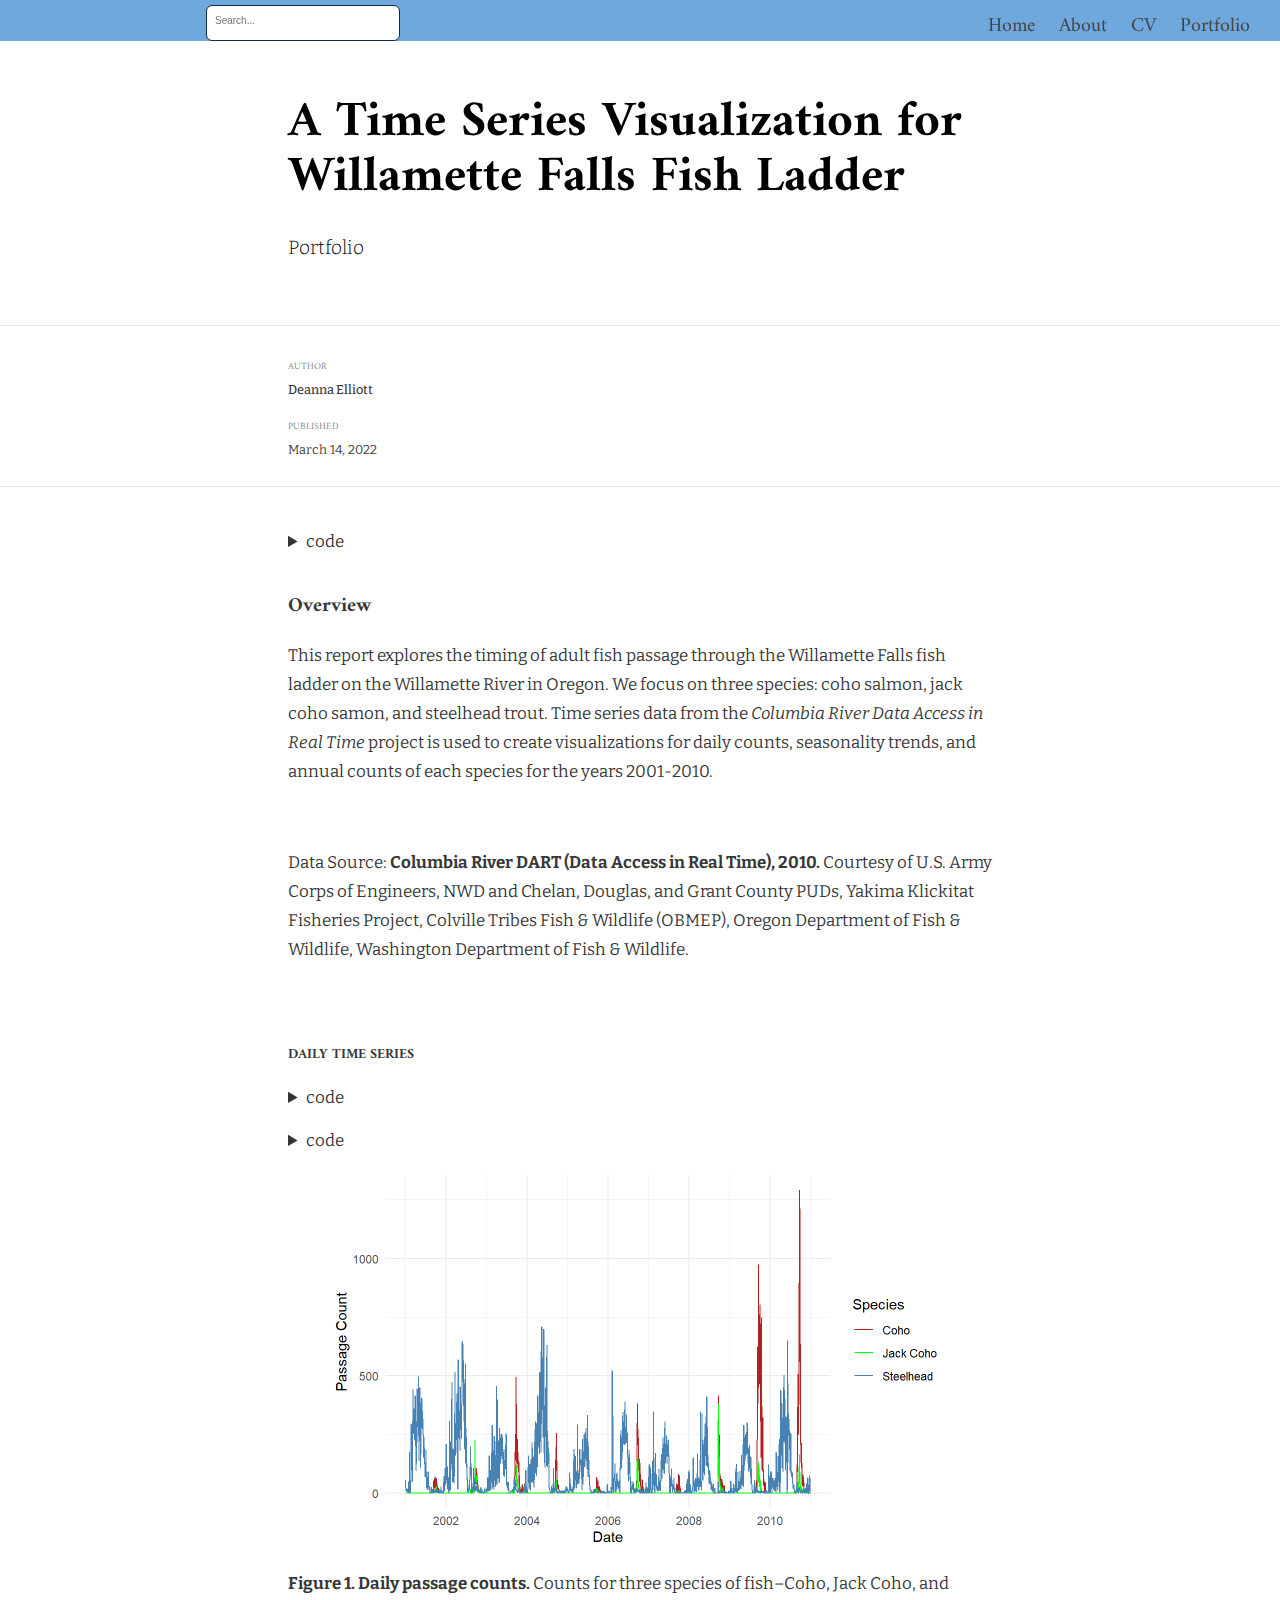
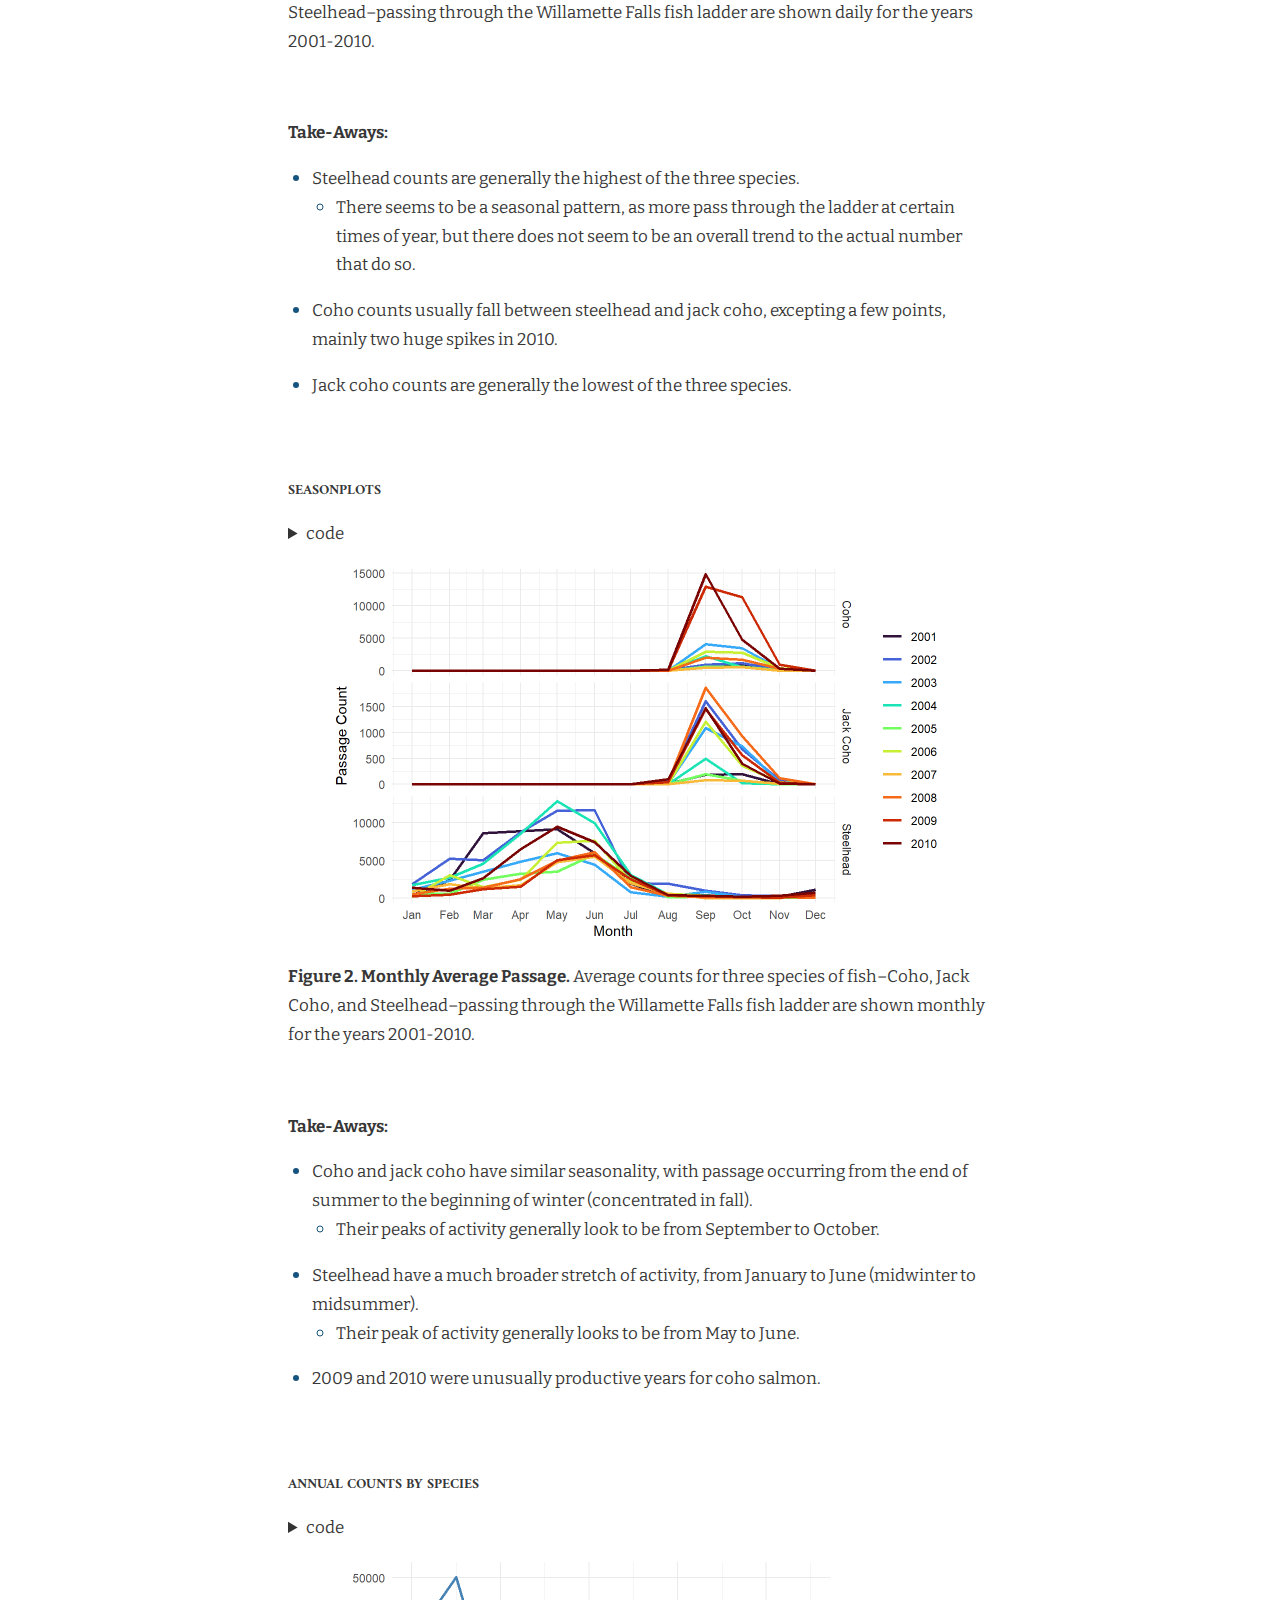
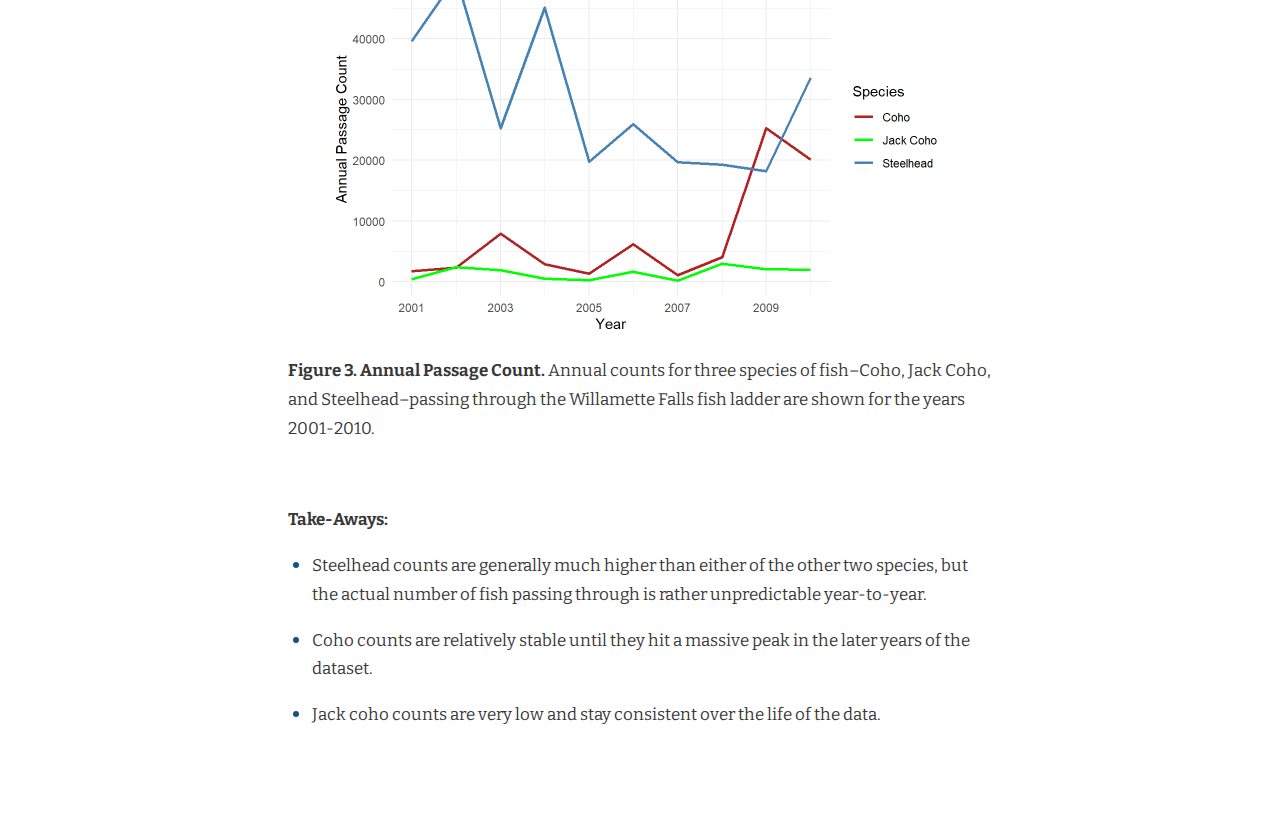
<file: docs/posts/2022-03-14-time-series/index.html>
<!DOCTYPE html>

<html xmlns="http://www.w3.org/1999/xhtml" lang="" xml:lang="">

<head>
  <meta charset="utf-8"/>
  <meta name="viewport" content="width=device-width, initial-scale=1"/>
  <meta http-equiv="X-UA-Compatible" content="IE=Edge,chrome=1"/>
  <meta name="generator" content="distill" />

  <style type="text/css">
  /* Hide doc at startup (prevent jankiness while JS renders/transforms) */
  body {
    visibility: hidden;
  }
  </style>

 <!--radix_placeholder_import_source-->
 <!--/radix_placeholder_import_source-->

<style type="text/css">code{white-space: pre;}</style>
<style type="text/css" data-origin="pandoc">
pre > code.sourceCode { white-space: pre; position: relative; }
pre > code.sourceCode > span { display: inline-block; line-height: 1.25; }
pre > code.sourceCode > span:empty { height: 1.2em; }
.sourceCode { overflow: visible; }
code.sourceCode > span { color: inherit; text-decoration: inherit; }
div.sourceCode { margin: 1em 0; }
pre.sourceCode { margin: 0; }
@media screen {
div.sourceCode { overflow: auto; }
}
@media print {
pre > code.sourceCode { white-space: pre-wrap; }
pre > code.sourceCode > span { text-indent: -5em; padding-left: 5em; }
}
pre.numberSource code
  { counter-reset: source-line 0; }
pre.numberSource code > span
  { position: relative; left: -4em; counter-increment: source-line; }
pre.numberSource code > span > a:first-child::before
  { content: counter(source-line);
    position: relative; left: -1em; text-align: right; vertical-align: baseline;
    border: none; display: inline-block;
    -webkit-touch-callout: none; -webkit-user-select: none;
    -khtml-user-select: none; -moz-user-select: none;
    -ms-user-select: none; user-select: none;
    padding: 0 4px; width: 4em;
    color: #aaaaaa;
  }
pre.numberSource { margin-left: 3em; border-left: 1px solid #aaaaaa;  padding-left: 4px; }
div.sourceCode
  {   }
@media screen {
pre > code.sourceCode > span > a:first-child::before { text-decoration: underline; }
}
code span.al { color: #ad0000; } /* Alert */
code span.an { color: #5e5e5e; } /* Annotation */
code span.at { } /* Attribute */
code span.bn { color: #ad0000; } /* BaseN */
code span.bu { } /* BuiltIn */
code span.cf { color: #007ba5; } /* ControlFlow */
code span.ch { color: #20794d; } /* Char */
code span.cn { color: #8f5902; } /* Constant */
code span.co { color: #5e5e5e; } /* Comment */
code span.cv { color: #5e5e5e; font-style: italic; } /* CommentVar */
code span.do { color: #5e5e5e; font-style: italic; } /* Documentation */
code span.dt { color: #ad0000; } /* DataType */
code span.dv { color: #ad0000; } /* DecVal */
code span.er { color: #ad0000; } /* Error */
code span.ex { } /* Extension */
code span.fl { color: #ad0000; } /* Float */
code span.fu { color: #4758ab; } /* Function */
code span.im { } /* Import */
code span.in { color: #5e5e5e; } /* Information */
code span.kw { color: #007ba5; } /* Keyword */
code span.op { color: #5e5e5e; } /* Operator */
code span.ot { color: #007ba5; } /* Other */
code span.pp { color: #ad0000; } /* Preprocessor */
code span.sc { color: #5e5e5e; } /* SpecialChar */
code span.ss { color: #20794d; } /* SpecialString */
code span.st { color: #20794d; } /* String */
code span.va { color: #111111; } /* Variable */
code span.vs { color: #20794d; } /* VerbatimString */
code span.wa { color: #5e5e5e; font-style: italic; } /* Warning */
</style>


  <!--radix_placeholder_meta_tags-->
<title>: A Time Series Visualization for Willamette Falls Fish Ladder</title>

<meta property="description" itemprop="description" content="Portfolio"/>


<!--  https://schema.org/Article -->
<meta property="article:published" itemprop="datePublished" content="2022-03-14"/>
<meta property="article:created" itemprop="dateCreated" content="2022-03-14"/>
<meta name="article:author" content="Deanna Elliott"/>

<!--  https://developers.facebook.com/docs/sharing/webmasters#markup -->
<meta property="og:title" content=": A Time Series Visualization for Willamette Falls Fish Ladder"/>
<meta property="og:type" content="article"/>
<meta property="og:description" content="Portfolio"/>
<meta property="og:locale" content="en_US"/>
<meta property="og:site_name" content=""/>

<!--  https://dev.twitter.com/cards/types/summary -->
<meta property="twitter:card" content="summary"/>
<meta property="twitter:title" content=": A Time Series Visualization for Willamette Falls Fish Ladder"/>
<meta property="twitter:description" content="Portfolio"/>

<!--/radix_placeholder_meta_tags-->
  <!--radix_placeholder_rmarkdown_metadata-->

<script type="text/json" id="radix-rmarkdown-metadata">
{"type":"list","attributes":{"names":{"type":"character","attributes":{},"value":["title","description","author","date","output"]}},"value":[{"type":"character","attributes":{},"value":["A Time Series Visualization for Willamette Falls Fish Ladder"]},{"type":"character","attributes":{},"value":["Portfolio"]},{"type":"list","attributes":{},"value":[{"type":"list","attributes":{"names":{"type":"character","attributes":{},"value":["name"]}},"value":[{"type":"character","attributes":{},"value":["Deanna Elliott"]}]}]},{"type":"character","attributes":{},"value":["2022-03-14"]},{"type":"list","attributes":{"names":{"type":"character","attributes":{},"value":["distill::distill_article"]}},"value":[{"type":"list","attributes":{"names":{"type":"character","attributes":{},"value":["self_contained","code_folding"]}},"value":[{"type":"logical","attributes":{},"value":[false]},{"type":"character","attributes":{},"value":["code"]}]}]}]}
</script>
<!--/radix_placeholder_rmarkdown_metadata-->
  
  <script type="text/json" id="radix-resource-manifest">
  {"type":"character","attributes":{},"value":["time-series_files/anchor-4.2.2/anchor.min.js","time-series_files/bowser-1.9.3/bowser.min.js","time-series_files/distill-2.2.21/template.v2.js","time-series_files/figure-html5/unnamed-chunk-2-1.png","time-series_files/figure-html5/unnamed-chunk-3-1.png","time-series_files/figure-html5/unnamed-chunk-4-1.png","time-series_files/header-attrs-2.11/header-attrs.js","time-series_files/jquery-3.6.0/jquery-3.6.0.js","time-series_files/jquery-3.6.0/jquery-3.6.0.min.js","time-series_files/jquery-3.6.0/jquery-3.6.0.min.map","time-series_files/popper-2.6.0/popper.min.js","time-series_files/tippy-6.2.7/tippy-bundle.umd.min.js","time-series_files/tippy-6.2.7/tippy-light-border.css","time-series_files/tippy-6.2.7/tippy.css","time-series_files/tippy-6.2.7/tippy.umd.min.js","time-series_files/webcomponents-2.0.0/webcomponents.js"]}
  </script>
  <!--radix_placeholder_navigation_in_header-->
<meta name="distill:offset" content="../.."/>

<script type="application/javascript">

  window.headroom_prevent_pin = false;

  window.document.addEventListener("DOMContentLoaded", function (event) {

    // initialize headroom for banner
    var header = $('header').get(0);
    var headerHeight = header.offsetHeight;
    var headroom = new Headroom(header, {
      tolerance: 5,
      onPin : function() {
        if (window.headroom_prevent_pin) {
          window.headroom_prevent_pin = false;
          headroom.unpin();
        }
      }
    });
    headroom.init();
    if(window.location.hash)
      headroom.unpin();
    $(header).addClass('headroom--transition');

    // offset scroll location for banner on hash change
    // (see: https://github.com/WickyNilliams/headroom.js/issues/38)
    window.addEventListener("hashchange", function(event) {
      window.scrollTo(0, window.pageYOffset - (headerHeight + 25));
    });

    // responsive menu
    $('.distill-site-header').each(function(i, val) {
      var topnav = $(this);
      var toggle = topnav.find('.nav-toggle');
      toggle.on('click', function() {
        topnav.toggleClass('responsive');
      });
    });

    // nav dropdowns
    $('.nav-dropbtn').click(function(e) {
      $(this).next('.nav-dropdown-content').toggleClass('nav-dropdown-active');
      $(this).parent().siblings('.nav-dropdown')
         .children('.nav-dropdown-content').removeClass('nav-dropdown-active');
    });
    $("body").click(function(e){
      $('.nav-dropdown-content').removeClass('nav-dropdown-active');
    });
    $(".nav-dropdown").click(function(e){
      e.stopPropagation();
    });
  });
</script>

<style type="text/css">

/* Theme (user-documented overrideables for nav appearance) */

.distill-site-nav {
  color: rgba(255, 255, 255, 0.8);
  background-color: #0F2E3D;
  font-size: 15px;
  font-weight: 300;
}

.distill-site-nav a {
  color: inherit;
  text-decoration: none;
}

.distill-site-nav a:hover {
  color: white;
}

@media print {
  .distill-site-nav {
    display: none;
  }
}

.distill-site-header {

}

.distill-site-footer {

}


/* Site Header */

.distill-site-header {
  width: 100%;
  box-sizing: border-box;
  z-index: 3;
}

.distill-site-header .nav-left {
  display: inline-block;
  margin-left: 8px;
}

@media screen and (max-width: 768px) {
  .distill-site-header .nav-left {
    margin-left: 0;
  }
}


.distill-site-header .nav-right {
  float: right;
  margin-right: 8px;
}

.distill-site-header a,
.distill-site-header .title {
  display: inline-block;
  text-align: center;
  padding: 14px 10px 14px 10px;
}

.distill-site-header .title {
  font-size: 18px;
  min-width: 150px;
}

.distill-site-header .logo {
  padding: 0;
}

.distill-site-header .logo img {
  display: none;
  max-height: 20px;
  width: auto;
  margin-bottom: -4px;
}

.distill-site-header .nav-image img {
  max-height: 18px;
  width: auto;
  display: inline-block;
  margin-bottom: -3px;
}



@media screen and (min-width: 1000px) {
  .distill-site-header .logo img {
    display: inline-block;
  }
  .distill-site-header .nav-left {
    margin-left: 20px;
  }
  .distill-site-header .nav-right {
    margin-right: 20px;
  }
  .distill-site-header .title {
    padding-left: 12px;
  }
}


.distill-site-header .nav-toggle {
  display: none;
}

.nav-dropdown {
  display: inline-block;
  position: relative;
}

.nav-dropdown .nav-dropbtn {
  border: none;
  outline: none;
  color: rgba(255, 255, 255, 0.8);
  padding: 16px 10px;
  background-color: transparent;
  font-family: inherit;
  font-size: inherit;
  font-weight: inherit;
  margin: 0;
  margin-top: 1px;
  z-index: 2;
}

.nav-dropdown-content {
  display: none;
  position: absolute;
  background-color: white;
  min-width: 200px;
  border: 1px solid rgba(0,0,0,0.15);
  border-radius: 4px;
  box-shadow: 0px 8px 16px 0px rgba(0,0,0,0.1);
  z-index: 1;
  margin-top: 2px;
  white-space: nowrap;
  padding-top: 4px;
  padding-bottom: 4px;
}

.nav-dropdown-content hr {
  margin-top: 4px;
  margin-bottom: 4px;
  border: none;
  border-bottom: 1px solid rgba(0, 0, 0, 0.1);
}

.nav-dropdown-active {
  display: block;
}

.nav-dropdown-content a, .nav-dropdown-content .nav-dropdown-header {
  color: black;
  padding: 6px 24px;
  text-decoration: none;
  display: block;
  text-align: left;
}

.nav-dropdown-content .nav-dropdown-header {
  display: block;
  padding: 5px 24px;
  padding-bottom: 0;
  text-transform: uppercase;
  font-size: 14px;
  color: #999999;
  white-space: nowrap;
}

.nav-dropdown:hover .nav-dropbtn {
  color: white;
}

.nav-dropdown-content a:hover {
  background-color: #ddd;
  color: black;
}

.nav-right .nav-dropdown-content {
  margin-left: -45%;
  right: 0;
}

@media screen and (max-width: 768px) {
  .distill-site-header a, .distill-site-header .nav-dropdown  {display: none;}
  .distill-site-header a.nav-toggle {
    float: right;
    display: block;
  }
  .distill-site-header .title {
    margin-left: 0;
  }
  .distill-site-header .nav-right {
    margin-right: 0;
  }
  .distill-site-header {
    overflow: hidden;
  }
  .nav-right .nav-dropdown-content {
    margin-left: 0;
  }
}


@media screen and (max-width: 768px) {
  .distill-site-header.responsive {position: relative; min-height: 500px; }
  .distill-site-header.responsive a.nav-toggle {
    position: absolute;
    right: 0;
    top: 0;
  }
  .distill-site-header.responsive a,
  .distill-site-header.responsive .nav-dropdown {
    display: block;
    text-align: left;
  }
  .distill-site-header.responsive .nav-left,
  .distill-site-header.responsive .nav-right {
    width: 100%;
  }
  .distill-site-header.responsive .nav-dropdown {float: none;}
  .distill-site-header.responsive .nav-dropdown-content {position: relative;}
  .distill-site-header.responsive .nav-dropdown .nav-dropbtn {
    display: block;
    width: 100%;
    text-align: left;
  }
}

/* Site Footer */

.distill-site-footer {
  width: 100%;
  overflow: hidden;
  box-sizing: border-box;
  z-index: 3;
  margin-top: 30px;
  padding-top: 30px;
  padding-bottom: 30px;
  text-align: center;
}

/* Headroom */

d-title {
  padding-top: 6rem;
}

@media print {
  d-title {
    padding-top: 4rem;
  }
}

.headroom {
  z-index: 1000;
  position: fixed;
  top: 0;
  left: 0;
  right: 0;
}

.headroom--transition {
  transition: all .4s ease-in-out;
}

.headroom--unpinned {
  top: -100px;
}

.headroom--pinned {
  top: 0;
}

/* adjust viewport for navbar height */
/* helps vertically center bootstrap (non-distill) content */
.min-vh-100 {
  min-height: calc(100vh - 100px) !important;
}

</style>

<script src="../../site_libs/jquery-3.6.0/jquery-3.6.0.min.js"></script>
<link href="../../site_libs/font-awesome-5.1.0/css/all.css" rel="stylesheet"/>
<link href="../../site_libs/font-awesome-5.1.0/css/v4-shims.css" rel="stylesheet"/>
<script src="../../site_libs/headroom-0.9.4/headroom.min.js"></script>
<script src="../../site_libs/autocomplete-0.37.1/autocomplete.min.js"></script>
<script src="../../site_libs/fuse-6.4.1/fuse.min.js"></script>

<script type="application/javascript">

function getMeta(metaName) {
  var metas = document.getElementsByTagName('meta');
  for (let i = 0; i < metas.length; i++) {
    if (metas[i].getAttribute('name') === metaName) {
      return metas[i].getAttribute('content');
    }
  }
  return '';
}

function offsetURL(url) {
  var offset = getMeta('distill:offset');
  return offset ? offset + '/' + url : url;
}

function createFuseIndex() {

  // create fuse index
  var options = {
    keys: [
      { name: 'title', weight: 20 },
      { name: 'categories', weight: 15 },
      { name: 'description', weight: 10 },
      { name: 'contents', weight: 5 },
    ],
    ignoreLocation: true,
    threshold: 0
  };
  var fuse = new window.Fuse([], options);

  // fetch the main search.json
  return fetch(offsetURL('search.json'))
    .then(function(response) {
      if (response.status == 200) {
        return response.json().then(function(json) {
          // index main articles
          json.articles.forEach(function(article) {
            fuse.add(article);
          });
          // download collections and index their articles
          return Promise.all(json.collections.map(function(collection) {
            return fetch(offsetURL(collection)).then(function(response) {
              if (response.status === 200) {
                return response.json().then(function(articles) {
                  articles.forEach(function(article) {
                    fuse.add(article);
                  });
                })
              } else {
                return Promise.reject(
                  new Error('Unexpected status from search index request: ' +
                            response.status)
                );
              }
            });
          })).then(function() {
            return fuse;
          });
        });

      } else {
        return Promise.reject(
          new Error('Unexpected status from search index request: ' +
                      response.status)
        );
      }
    });
}

window.document.addEventListener("DOMContentLoaded", function (event) {

  // get search element (bail if we don't have one)
  var searchEl = window.document.getElementById('distill-search');
  if (!searchEl)
    return;

  createFuseIndex()
    .then(function(fuse) {

      // make search box visible
      searchEl.classList.remove('hidden');

      // initialize autocomplete
      var options = {
        autoselect: true,
        hint: false,
        minLength: 2,
      };
      window.autocomplete(searchEl, options, [{
        source: function(query, callback) {
          const searchOptions = {
            isCaseSensitive: false,
            shouldSort: true,
            minMatchCharLength: 2,
            limit: 10,
          };
          var results = fuse.search(query, searchOptions);
          callback(results
            .map(function(result) { return result.item; })
          );
        },
        templates: {
          suggestion: function(suggestion) {
            var img = suggestion.preview && Object.keys(suggestion.preview).length > 0
              ? `<img src="${offsetURL(suggestion.preview)}"</img>`
              : '';
            var html = `
              <div class="search-item">
                <h3>${suggestion.title}</h3>
                <div class="search-item-description">
                  ${suggestion.description || ''}
                </div>
                <div class="search-item-preview">
                  ${img}
                </div>
              </div>
            `;
            return html;
          }
        }
      }]).on('autocomplete:selected', function(event, suggestion) {
        window.location.href = offsetURL(suggestion.path);
      });
      // remove inline display style on autocompleter (we want to
      // manage responsive display via css)
      $('.algolia-autocomplete').css("display", "");
    })
    .catch(function(error) {
      console.log(error);
    });

});

</script>

<style type="text/css">

.nav-search {
  font-size: x-small;
}

/* Algolioa Autocomplete */

.algolia-autocomplete {
  display: inline-block;
  margin-left: 10px;
  vertical-align: sub;
  background-color: white;
  color: black;
  padding: 6px;
  padding-top: 8px;
  padding-bottom: 0;
  border-radius: 6px;
  border: 1px #0F2E3D solid;
  width: 180px;
}


@media screen and (max-width: 768px) {
  .distill-site-nav .algolia-autocomplete {
    display: none;
    visibility: hidden;
  }
  .distill-site-nav.responsive .algolia-autocomplete {
    display: inline-block;
    visibility: visible;
  }
  .distill-site-nav.responsive .algolia-autocomplete .aa-dropdown-menu {
    margin-left: 0;
    width: 400px;
    max-height: 400px;
  }
}

.algolia-autocomplete .aa-input, .algolia-autocomplete .aa-hint {
  width: 90%;
  outline: none;
  border: none;
}

.algolia-autocomplete .aa-hint {
  color: #999;
}
.algolia-autocomplete .aa-dropdown-menu {
  width: 550px;
  max-height: 70vh;
  overflow-x: visible;
  overflow-y: scroll;
  padding: 5px;
  margin-top: 3px;
  margin-left: -150px;
  background-color: #fff;
  border-radius: 5px;
  border: 1px solid #999;
  border-top: none;
}

.algolia-autocomplete .aa-dropdown-menu .aa-suggestion {
  cursor: pointer;
  padding: 5px 4px;
  border-bottom: 1px solid #eee;
}

.algolia-autocomplete .aa-dropdown-menu .aa-suggestion:last-of-type {
  border-bottom: none;
  margin-bottom: 2px;
}

.algolia-autocomplete .aa-dropdown-menu .aa-suggestion .search-item {
  overflow: hidden;
  font-size: 0.8em;
  line-height: 1.4em;
}

.algolia-autocomplete .aa-dropdown-menu .aa-suggestion .search-item h3 {
  font-size: 1rem;
  margin-block-start: 0;
  margin-block-end: 5px;
}

.algolia-autocomplete .aa-dropdown-menu .aa-suggestion .search-item-description {
  display: inline-block;
  overflow: hidden;
  height: 2.8em;
  width: 80%;
  margin-right: 4%;
}

.algolia-autocomplete .aa-dropdown-menu .aa-suggestion .search-item-preview {
  display: inline-block;
  width: 15%;
}

.algolia-autocomplete .aa-dropdown-menu .aa-suggestion .search-item-preview img {
  height: 3em;
  width: auto;
  display: none;
}

.algolia-autocomplete .aa-dropdown-menu .aa-suggestion .search-item-preview img[src] {
  display: initial;
}

.algolia-autocomplete .aa-dropdown-menu .aa-suggestion.aa-cursor {
  background-color: #eee;
}
.algolia-autocomplete .aa-dropdown-menu .aa-suggestion em {
  font-weight: bold;
  font-style: normal;
}

</style>


<!--/radix_placeholder_navigation_in_header-->
  <!--radix_placeholder_distill-->

<style type="text/css">

body {
  background-color: white;
}

.pandoc-table {
  width: 100%;
}

.pandoc-table>caption {
  margin-bottom: 10px;
}

.pandoc-table th:not([align]) {
  text-align: left;
}

.pagedtable-footer {
  font-size: 15px;
}

d-byline .byline {
  grid-template-columns: 2fr 2fr;
}

d-byline .byline h3 {
  margin-block-start: 1.5em;
}

d-byline .byline .authors-affiliations h3 {
  margin-block-start: 0.5em;
}

.authors-affiliations .orcid-id {
  width: 16px;
  height:16px;
  margin-left: 4px;
  margin-right: 4px;
  vertical-align: middle;
  padding-bottom: 2px;
}

d-title .dt-tags {
  margin-top: 1em;
  grid-column: text;
}

.dt-tags .dt-tag {
  text-decoration: none;
  display: inline-block;
  color: rgba(0,0,0,0.6);
  padding: 0em 0.4em;
  margin-right: 0.5em;
  margin-bottom: 0.4em;
  font-size: 70%;
  border: 1px solid rgba(0,0,0,0.2);
  border-radius: 3px;
  text-transform: uppercase;
  font-weight: 500;
}

d-article table.gt_table td,
d-article table.gt_table th {
  border-bottom: none;
}

.html-widget {
  margin-bottom: 2.0em;
}

.l-screen-inset {
  padding-right: 16px;
}

.l-screen .caption {
  margin-left: 10px;
}

.shaded {
  background: rgb(247, 247, 247);
  padding-top: 20px;
  padding-bottom: 20px;
  border-top: 1px solid rgba(0, 0, 0, 0.1);
  border-bottom: 1px solid rgba(0, 0, 0, 0.1);
}

.shaded .html-widget {
  margin-bottom: 0;
  border: 1px solid rgba(0, 0, 0, 0.1);
}

.shaded .shaded-content {
  background: white;
}

.text-output {
  margin-top: 0;
  line-height: 1.5em;
}

.hidden {
  display: none !important;
}

d-article {
  padding-top: 2.5rem;
  padding-bottom: 30px;
}

d-appendix {
  padding-top: 30px;
}

d-article>p>img {
  width: 100%;
}

d-article h2 {
  margin: 1rem 0 1.5rem 0;
}

d-article h3 {
  margin-top: 1.5rem;
}

d-article iframe {
  border: 1px solid rgba(0, 0, 0, 0.1);
  margin-bottom: 2.0em;
  width: 100%;
}

/* Tweak code blocks */

d-article div.sourceCode code,
d-article pre code {
  font-family: Consolas, Monaco, 'Andale Mono', 'Ubuntu Mono', monospace;
}

d-article pre,
d-article div.sourceCode,
d-article div.sourceCode pre {
  overflow: auto;
}

d-article div.sourceCode {
  background-color: white;
}

d-article div.sourceCode pre {
  padding-left: 10px;
  font-size: 12px;
  border-left: 2px solid rgba(0,0,0,0.1);
}

d-article pre {
  font-size: 12px;
  color: black;
  background: none;
  margin-top: 0;
  text-align: left;
  white-space: pre;
  word-spacing: normal;
  word-break: normal;
  word-wrap: normal;
  line-height: 1.5;

  -moz-tab-size: 4;
  -o-tab-size: 4;
  tab-size: 4;

  -webkit-hyphens: none;
  -moz-hyphens: none;
  -ms-hyphens: none;
  hyphens: none;
}

d-article pre a {
  border-bottom: none;
}

d-article pre a:hover {
  border-bottom: none;
  text-decoration: underline;
}

d-article details {
  grid-column: text;
  margin-bottom: 0.8em;
}

@media(min-width: 768px) {

d-article pre,
d-article div.sourceCode,
d-article div.sourceCode pre {
  overflow: visible !important;
}

d-article div.sourceCode pre {
  padding-left: 18px;
  font-size: 14px;
}

d-article pre {
  font-size: 14px;
}

}

figure img.external {
  background: white;
  border: 1px solid rgba(0, 0, 0, 0.1);
  box-shadow: 0 1px 8px rgba(0, 0, 0, 0.1);
  padding: 18px;
  box-sizing: border-box;
}

/* CSS for d-contents */

.d-contents {
  grid-column: text;
  color: rgba(0,0,0,0.8);
  font-size: 0.9em;
  padding-bottom: 1em;
  margin-bottom: 1em;
  padding-bottom: 0.5em;
  margin-bottom: 1em;
  padding-left: 0.25em;
  justify-self: start;
}

@media(min-width: 1000px) {
  .d-contents.d-contents-float {
    height: 0;
    grid-column-start: 1;
    grid-column-end: 4;
    justify-self: center;
    padding-right: 3em;
    padding-left: 2em;
  }
}

.d-contents nav h3 {
  font-size: 18px;
  margin-top: 0;
  margin-bottom: 1em;
}

.d-contents li {
  list-style-type: none
}

.d-contents nav > ul {
  padding-left: 0;
}

.d-contents ul {
  padding-left: 1em
}

.d-contents nav ul li {
  margin-top: 0.6em;
  margin-bottom: 0.2em;
}

.d-contents nav a {
  font-size: 13px;
  border-bottom: none;
  text-decoration: none
  color: rgba(0, 0, 0, 0.8);
}

.d-contents nav a:hover {
  text-decoration: underline solid rgba(0, 0, 0, 0.6)
}

.d-contents nav > ul > li > a {
  font-weight: 600;
}

.d-contents nav > ul > li > ul {
  font-weight: inherit;
}

.d-contents nav > ul > li > ul > li {
  margin-top: 0.2em;
}


.d-contents nav ul {
  margin-top: 0;
  margin-bottom: 0.25em;
}

.d-article-with-toc h2:nth-child(2) {
  margin-top: 0;
}


/* Figure */

.figure {
  position: relative;
  margin-bottom: 2.5em;
  margin-top: 1.5em;
}

.figure img {
  width: 100%;
}

.figure .caption {
  color: rgba(0, 0, 0, 0.6);
  font-size: 12px;
  line-height: 1.5em;
}

.figure img.external {
  background: white;
  border: 1px solid rgba(0, 0, 0, 0.1);
  box-shadow: 0 1px 8px rgba(0, 0, 0, 0.1);
  padding: 18px;
  box-sizing: border-box;
}

.figure .caption a {
  color: rgba(0, 0, 0, 0.6);
}

.figure .caption b,
.figure .caption strong, {
  font-weight: 600;
  color: rgba(0, 0, 0, 1.0);
}

/* Citations */

d-article .citation {
  color: inherit;
  cursor: inherit;
}

div.hanging-indent{
  margin-left: 1em; text-indent: -1em;
}

/* Citation hover box */

.tippy-box[data-theme~=light-border] {
  background-color: rgba(250, 250, 250, 0.95);
}

.tippy-content > p {
  margin-bottom: 0;
  padding: 2px;
}


/* Tweak 1000px media break to show more text */

@media(min-width: 1000px) {
  .base-grid,
  distill-header,
  d-title,
  d-abstract,
  d-article,
  d-appendix,
  distill-appendix,
  d-byline,
  d-footnote-list,
  d-citation-list,
  distill-footer {
    grid-template-columns: [screen-start] 1fr [page-start kicker-start] 80px [middle-start] 50px [text-start kicker-end] 65px 65px 65px 65px 65px 65px 65px 65px [text-end gutter-start] 65px [middle-end] 65px [page-end gutter-end] 1fr [screen-end];
    grid-column-gap: 16px;
  }

  .grid {
    grid-column-gap: 16px;
  }

  d-article {
    font-size: 1.06rem;
    line-height: 1.7em;
  }
  figure .caption, .figure .caption, figure figcaption {
    font-size: 13px;
  }
}

@media(min-width: 1180px) {
  .base-grid,
  distill-header,
  d-title,
  d-abstract,
  d-article,
  d-appendix,
  distill-appendix,
  d-byline,
  d-footnote-list,
  d-citation-list,
  distill-footer {
    grid-template-columns: [screen-start] 1fr [page-start kicker-start] 60px [middle-start] 60px [text-start kicker-end] 60px 60px 60px 60px 60px 60px 60px 60px [text-end gutter-start] 60px [middle-end] 60px [page-end gutter-end] 1fr [screen-end];
    grid-column-gap: 32px;
  }

  .grid {
    grid-column-gap: 32px;
  }
}


/* Get the citation styles for the appendix (not auto-injected on render since
   we do our own rendering of the citation appendix) */

d-appendix .citation-appendix,
.d-appendix .citation-appendix {
  font-size: 11px;
  line-height: 15px;
  border-left: 1px solid rgba(0, 0, 0, 0.1);
  padding-left: 18px;
  border: 1px solid rgba(0,0,0,0.1);
  background: rgba(0, 0, 0, 0.02);
  padding: 10px 18px;
  border-radius: 3px;
  color: rgba(150, 150, 150, 1);
  overflow: hidden;
  margin-top: -12px;
  white-space: pre-wrap;
  word-wrap: break-word;
}

/* Include appendix styles here so they can be overridden */

d-appendix {
  contain: layout style;
  font-size: 0.8em;
  line-height: 1.7em;
  margin-top: 60px;
  margin-bottom: 0;
  border-top: 1px solid rgba(0, 0, 0, 0.1);
  color: rgba(0,0,0,0.5);
  padding-top: 60px;
  padding-bottom: 48px;
}

d-appendix h3 {
  grid-column: page-start / text-start;
  font-size: 15px;
  font-weight: 500;
  margin-top: 1em;
  margin-bottom: 0;
  color: rgba(0,0,0,0.65);
}

d-appendix h3 + * {
  margin-top: 1em;
}

d-appendix ol {
  padding: 0 0 0 15px;
}

@media (min-width: 768px) {
  d-appendix ol {
    padding: 0 0 0 30px;
    margin-left: -30px;
  }
}

d-appendix li {
  margin-bottom: 1em;
}

d-appendix a {
  color: rgba(0, 0, 0, 0.6);
}

d-appendix > * {
  grid-column: text;
}

d-appendix > d-footnote-list,
d-appendix > d-citation-list,
d-appendix > distill-appendix {
  grid-column: screen;
}

/* Include footnote styles here so they can be overridden */

d-footnote-list {
  contain: layout style;
}

d-footnote-list > * {
  grid-column: text;
}

d-footnote-list a.footnote-backlink {
  color: rgba(0,0,0,0.3);
  padding-left: 0.5em;
}



/* Anchor.js */

.anchorjs-link {
  /*transition: all .25s linear; */
  text-decoration: none;
  border-bottom: none;
}
*:hover > .anchorjs-link {
  margin-left: -1.125em !important;
  text-decoration: none;
  border-bottom: none;
}

/* Social footer */

.social_footer {
  margin-top: 30px;
  margin-bottom: 0;
  color: rgba(0,0,0,0.67);
}

.disqus-comments {
  margin-right: 30px;
}

.disqus-comment-count {
  border-bottom: 1px solid rgba(0, 0, 0, 0.4);
  cursor: pointer;
}

#disqus_thread {
  margin-top: 30px;
}

.article-sharing a {
  border-bottom: none;
  margin-right: 8px;
}

.article-sharing a:hover {
  border-bottom: none;
}

.sidebar-section.subscribe {
  font-size: 12px;
  line-height: 1.6em;
}

.subscribe p {
  margin-bottom: 0.5em;
}


.article-footer .subscribe {
  font-size: 15px;
  margin-top: 45px;
}


.sidebar-section.custom {
  font-size: 12px;
  line-height: 1.6em;
}

.custom p {
  margin-bottom: 0.5em;
}

/* Styles for listing layout (hide title) */
.layout-listing d-title, .layout-listing .d-title {
  display: none;
}

/* Styles for posts lists (not auto-injected) */


.posts-with-sidebar {
  padding-left: 45px;
  padding-right: 45px;
}

.posts-list .description h2,
.posts-list .description p {
  font-family: -apple-system, BlinkMacSystemFont, "Segoe UI", Roboto, Oxygen, Ubuntu, Cantarell, "Fira Sans", "Droid Sans", "Helvetica Neue", Arial, sans-serif;
}

.posts-list .description h2 {
  font-weight: 700;
  border-bottom: none;
  padding-bottom: 0;
}

.posts-list h2.post-tag {
  border-bottom: 1px solid rgba(0, 0, 0, 0.2);
  padding-bottom: 12px;
}
.posts-list {
  margin-top: 60px;
  margin-bottom: 24px;
}

.posts-list .post-preview {
  text-decoration: none;
  overflow: hidden;
  display: block;
  border-bottom: 1px solid rgba(0, 0, 0, 0.1);
  padding: 24px 0;
}

.post-preview-last {
  border-bottom: none !important;
}

.posts-list .posts-list-caption {
  grid-column: screen;
  font-weight: 400;
}

.posts-list .post-preview h2 {
  margin: 0 0 6px 0;
  line-height: 1.2em;
  font-style: normal;
  font-size: 24px;
}

.posts-list .post-preview p {
  margin: 0 0 12px 0;
  line-height: 1.4em;
  font-size: 16px;
}

.posts-list .post-preview .thumbnail {
  box-sizing: border-box;
  margin-bottom: 24px;
  position: relative;
  max-width: 500px;
}
.posts-list .post-preview img {
  width: 100%;
  display: block;
}

.posts-list .metadata {
  font-size: 12px;
  line-height: 1.4em;
  margin-bottom: 18px;
}

.posts-list .metadata > * {
  display: inline-block;
}

.posts-list .metadata .publishedDate {
  margin-right: 2em;
}

.posts-list .metadata .dt-authors {
  display: block;
  margin-top: 0.3em;
  margin-right: 2em;
}

.posts-list .dt-tags {
  display: block;
  line-height: 1em;
}

.posts-list .dt-tags .dt-tag {
  display: inline-block;
  color: rgba(0,0,0,0.6);
  padding: 0.3em 0.4em;
  margin-right: 0.2em;
  margin-bottom: 0.4em;
  font-size: 60%;
  border: 1px solid rgba(0,0,0,0.2);
  border-radius: 3px;
  text-transform: uppercase;
  font-weight: 500;
}

.posts-list img {
  opacity: 1;
}

.posts-list img[data-src] {
  opacity: 0;
}

.posts-more {
  clear: both;
}


.posts-sidebar {
  font-size: 16px;
}

.posts-sidebar h3 {
  font-size: 16px;
  margin-top: 0;
  margin-bottom: 0.5em;
  font-weight: 400;
  text-transform: uppercase;
}

.sidebar-section {
  margin-bottom: 30px;
}

.categories ul {
  list-style-type: none;
  margin: 0;
  padding: 0;
}

.categories li {
  color: rgba(0, 0, 0, 0.8);
  margin-bottom: 0;
}

.categories li>a {
  border-bottom: none;
}

.categories li>a:hover {
  border-bottom: 1px solid rgba(0, 0, 0, 0.4);
}

.categories .active {
  font-weight: 600;
}

.categories .category-count {
  color: rgba(0, 0, 0, 0.4);
}


@media(min-width: 768px) {
  .posts-list .post-preview h2 {
    font-size: 26px;
  }
  .posts-list .post-preview .thumbnail {
    float: right;
    width: 30%;
    margin-bottom: 0;
  }
  .posts-list .post-preview .description {
    float: left;
    width: 45%;
  }
  .posts-list .post-preview .metadata {
    float: left;
    width: 20%;
    margin-top: 8px;
  }
  .posts-list .post-preview p {
    margin: 0 0 12px 0;
    line-height: 1.5em;
    font-size: 16px;
  }
  .posts-with-sidebar .posts-list {
    float: left;
    width: 75%;
  }
  .posts-with-sidebar .posts-sidebar {
    float: right;
    width: 20%;
    margin-top: 60px;
    padding-top: 24px;
    padding-bottom: 24px;
  }
}


/* Improve display for browsers without grid (IE/Edge <= 15) */

.downlevel {
  line-height: 1.6em;
  font-family: -apple-system, BlinkMacSystemFont, "Segoe UI", Roboto, Oxygen, Ubuntu, Cantarell, "Fira Sans", "Droid Sans", "Helvetica Neue", Arial, sans-serif;
  margin: 0;
}

.downlevel .d-title {
  padding-top: 6rem;
  padding-bottom: 1.5rem;
}

.downlevel .d-title h1 {
  font-size: 50px;
  font-weight: 700;
  line-height: 1.1em;
  margin: 0 0 0.5rem;
}

.downlevel .d-title p {
  font-weight: 300;
  font-size: 1.2rem;
  line-height: 1.55em;
  margin-top: 0;
}

.downlevel .d-byline {
  padding-top: 0.8em;
  padding-bottom: 0.8em;
  font-size: 0.8rem;
  line-height: 1.8em;
}

.downlevel .section-separator {
  border: none;
  border-top: 1px solid rgba(0, 0, 0, 0.1);
}

.downlevel .d-article {
  font-size: 1.06rem;
  line-height: 1.7em;
  padding-top: 1rem;
  padding-bottom: 2rem;
}


.downlevel .d-appendix {
  padding-left: 0;
  padding-right: 0;
  max-width: none;
  font-size: 0.8em;
  line-height: 1.7em;
  margin-bottom: 0;
  color: rgba(0,0,0,0.5);
  padding-top: 40px;
  padding-bottom: 48px;
}

.downlevel .footnotes ol {
  padding-left: 13px;
}

.downlevel .base-grid,
.downlevel .distill-header,
.downlevel .d-title,
.downlevel .d-abstract,
.downlevel .d-article,
.downlevel .d-appendix,
.downlevel .distill-appendix,
.downlevel .d-byline,
.downlevel .d-footnote-list,
.downlevel .d-citation-list,
.downlevel .distill-footer,
.downlevel .appendix-bottom,
.downlevel .posts-container {
  padding-left: 40px;
  padding-right: 40px;
}

@media(min-width: 768px) {
  .downlevel .base-grid,
  .downlevel .distill-header,
  .downlevel .d-title,
  .downlevel .d-abstract,
  .downlevel .d-article,
  .downlevel .d-appendix,
  .downlevel .distill-appendix,
  .downlevel .d-byline,
  .downlevel .d-footnote-list,
  .downlevel .d-citation-list,
  .downlevel .distill-footer,
  .downlevel .appendix-bottom,
  .downlevel .posts-container {
  padding-left: 150px;
  padding-right: 150px;
  max-width: 900px;
}
}

.downlevel pre code {
  display: block;
  border-left: 2px solid rgba(0, 0, 0, .1);
  padding: 0 0 0 20px;
  font-size: 14px;
}

.downlevel code, .downlevel pre {
  color: black;
  background: none;
  font-family: Consolas, Monaco, 'Andale Mono', 'Ubuntu Mono', monospace;
  text-align: left;
  white-space: pre;
  word-spacing: normal;
  word-break: normal;
  word-wrap: normal;
  line-height: 1.5;

  -moz-tab-size: 4;
  -o-tab-size: 4;
  tab-size: 4;

  -webkit-hyphens: none;
  -moz-hyphens: none;
  -ms-hyphens: none;
  hyphens: none;
}

.downlevel .posts-list .post-preview {
  color: inherit;
}



</style>

<script type="application/javascript">

function is_downlevel_browser() {
  if (bowser.isUnsupportedBrowser({ msie: "12", msedge: "16"},
                                 window.navigator.userAgent)) {
    return true;
  } else {
    return window.load_distill_framework === undefined;
  }
}

// show body when load is complete
function on_load_complete() {

  // add anchors
  if (window.anchors) {
    window.anchors.options.placement = 'left';
    window.anchors.add('d-article > h2, d-article > h3, d-article > h4, d-article > h5');
  }


  // set body to visible
  document.body.style.visibility = 'visible';

  // force redraw for leaflet widgets
  if (window.HTMLWidgets) {
    var maps = window.HTMLWidgets.findAll(".leaflet");
    $.each(maps, function(i, el) {
      var map = this.getMap();
      map.invalidateSize();
      map.eachLayer(function(layer) {
        if (layer instanceof L.TileLayer)
          layer.redraw();
      });
    });
  }

  // trigger 'shown' so htmlwidgets resize
  $('d-article').trigger('shown');
}

function init_distill() {

  init_common();

  // create front matter
  var front_matter = $('<d-front-matter></d-front-matter>');
  $('#distill-front-matter').wrap(front_matter);

  // create d-title
  $('.d-title').changeElementType('d-title');

  // create d-byline
  var byline = $('<d-byline></d-byline>');
  $('.d-byline').replaceWith(byline);

  // create d-article
  var article = $('<d-article></d-article>');
  $('.d-article').wrap(article).children().unwrap();

  // move posts container into article
  $('.posts-container').appendTo($('d-article'));

  // create d-appendix
  $('.d-appendix').changeElementType('d-appendix');

  // flag indicating that we have appendix items
  var appendix = $('.appendix-bottom').children('h3').length > 0;

  // replace footnotes with <d-footnote>
  $('.footnote-ref').each(function(i, val) {
    appendix = true;
    var href = $(this).attr('href');
    var id = href.replace('#', '');
    var fn = $('#' + id);
    var fn_p = $('#' + id + '>p');
    fn_p.find('.footnote-back').remove();
    var text = fn_p.html();
    var dtfn = $('<d-footnote></d-footnote>');
    dtfn.html(text);
    $(this).replaceWith(dtfn);
  });
  // remove footnotes
  $('.footnotes').remove();

  // move refs into #references-listing
  $('#references-listing').replaceWith($('#refs'));

  $('h1.appendix, h2.appendix').each(function(i, val) {
    $(this).changeElementType('h3');
  });
  $('h3.appendix').each(function(i, val) {
    var id = $(this).attr('id');
    $('.d-contents a[href="#' + id + '"]').parent().remove();
    appendix = true;
    $(this).nextUntil($('h1, h2, h3')).addBack().appendTo($('d-appendix'));
  });

  // show d-appendix if we have appendix content
  $("d-appendix").css('display', appendix ? 'grid' : 'none');

  // localize layout chunks to just output
  $('.layout-chunk').each(function(i, val) {

    // capture layout
    var layout = $(this).attr('data-layout');

    // apply layout to markdown level block elements
    var elements = $(this).children().not('details, div.sourceCode, pre, script');
    elements.each(function(i, el) {
      var layout_div = $('<div class="' + layout + '"></div>');
      if (layout_div.hasClass('shaded')) {
        var shaded_content = $('<div class="shaded-content"></div>');
        $(this).wrap(shaded_content);
        $(this).parent().wrap(layout_div);
      } else {
        $(this).wrap(layout_div);
      }
    });


    // unwrap the layout-chunk div
    $(this).children().unwrap();
  });

  // remove code block used to force  highlighting css
  $('.distill-force-highlighting-css').parent().remove();

  // remove empty line numbers inserted by pandoc when using a
  // custom syntax highlighting theme
  $('code.sourceCode a:empty').remove();

  // load distill framework
  load_distill_framework();

  // wait for window.distillRunlevel == 4 to do post processing
  function distill_post_process() {

    if (!window.distillRunlevel || window.distillRunlevel < 4)
      return;

    // hide author/affiliations entirely if we have no authors
    var front_matter = JSON.parse($("#distill-front-matter").html());
    var have_authors = front_matter.authors && front_matter.authors.length > 0;
    if (!have_authors)
      $('d-byline').addClass('hidden');

    // article with toc class
    $('.d-contents').parent().addClass('d-article-with-toc');

    // strip links that point to #
    $('.authors-affiliations').find('a[href="#"]').removeAttr('href');

    // add orcid ids
    $('.authors-affiliations').find('.author').each(function(i, el) {
      var orcid_id = front_matter.authors[i].orcidID;
      if (orcid_id) {
        var a = $('<a></a>');
        a.attr('href', 'https://orcid.org/' + orcid_id);
        var img = $('<img></img>');
        img.addClass('orcid-id');
        img.attr('alt', 'ORCID ID');
        img.attr('src','[data-uri]');
        a.append(img);
        $(this).append(a);
      }
    });

    // hide elements of author/affiliations grid that have no value
    function hide_byline_column(caption) {
      $('d-byline').find('h3:contains("' + caption + '")').parent().css('visibility', 'hidden');
    }

    // affiliations
    var have_affiliations = false;
    for (var i = 0; i<front_matter.authors.length; ++i) {
      var author = front_matter.authors[i];
      if (author.affiliation !== "&nbsp;") {
        have_affiliations = true;
        break;
      }
    }
    if (!have_affiliations)
      $('d-byline').find('h3:contains("Affiliations")').css('visibility', 'hidden');

    // published date
    if (!front_matter.publishedDate)
      hide_byline_column("Published");

    // document object identifier
    var doi = $('d-byline').find('h3:contains("DOI")');
    var doi_p = doi.next().empty();
    if (!front_matter.doi) {
      // if we have a citation and valid citationText then link to that
      if ($('#citation').length > 0 && front_matter.citationText) {
        doi.html('Citation');
        $('<a href="#citation"></a>')
          .text(front_matter.citationText)
          .appendTo(doi_p);
      } else {
        hide_byline_column("DOI");
      }
    } else {
      $('<a></a>')
         .attr('href', "https://doi.org/" + front_matter.doi)
         .html(front_matter.doi)
         .appendTo(doi_p);
    }

     // change plural form of authors/affiliations
    if (front_matter.authors.length === 1) {
      var grid = $('.authors-affiliations');
      grid.children('h3:contains("Authors")').text('Author');
      grid.children('h3:contains("Affiliations")').text('Affiliation');
    }

    // remove d-appendix and d-footnote-list local styles
    $('d-appendix > style:first-child').remove();
    $('d-footnote-list > style:first-child').remove();

    // move appendix-bottom entries to the bottom
    $('.appendix-bottom').appendTo('d-appendix').children().unwrap();
    $('.appendix-bottom').remove();

    // hoverable references
    $('span.citation[data-cites]').each(function() {
      var refs = $(this).attr('data-cites').split(" ");
      var refHtml = refs.map(function(ref) {
        return "<p>" + $('#ref-' + ref).html() + "</p>";
      }).join("\n");
      window.tippy(this, {
        allowHTML: true,
        content: refHtml,
        maxWidth: 500,
        interactive: true,
        interactiveBorder: 10,
        theme: 'light-border',
        placement: 'bottom-start'
      });
    });

    // clear polling timer
    clearInterval(tid);

    // show body now that everything is ready
    on_load_complete();
  }

  var tid = setInterval(distill_post_process, 50);
  distill_post_process();

}

function init_downlevel() {

  init_common();

   // insert hr after d-title
  $('.d-title').after($('<hr class="section-separator"/>'));

  // check if we have authors
  var front_matter = JSON.parse($("#distill-front-matter").html());
  var have_authors = front_matter.authors && front_matter.authors.length > 0;

  // manage byline/border
  if (!have_authors)
    $('.d-byline').remove();
  $('.d-byline').after($('<hr class="section-separator"/>'));
  $('.d-byline a').remove();

  // remove toc
  $('.d-contents').remove();

  // move appendix elements
  $('h1.appendix, h2.appendix').each(function(i, val) {
    $(this).changeElementType('h3');
  });
  $('h3.appendix').each(function(i, val) {
    $(this).nextUntil($('h1, h2, h3')).addBack().appendTo($('.d-appendix'));
  });


  // inject headers into references and footnotes
  var refs_header = $('<h3></h3>');
  refs_header.text('References');
  $('#refs').prepend(refs_header);

  var footnotes_header = $('<h3></h3');
  footnotes_header.text('Footnotes');
  $('.footnotes').children('hr').first().replaceWith(footnotes_header);

  // move appendix-bottom entries to the bottom
  $('.appendix-bottom').appendTo('.d-appendix').children().unwrap();
  $('.appendix-bottom').remove();

  // remove appendix if it's empty
  if ($('.d-appendix').children().length === 0)
    $('.d-appendix').remove();

  // prepend separator above appendix
  $('.d-appendix').before($('<hr class="section-separator" style="clear: both"/>'));

  // trim code
  $('pre>code').each(function(i, val) {
    $(this).html($.trim($(this).html()));
  });

  // move posts-container right before article
  $('.posts-container').insertBefore($('.d-article'));

  $('body').addClass('downlevel');

  on_load_complete();
}


function init_common() {

  // jquery plugin to change element types
  (function($) {
    $.fn.changeElementType = function(newType) {
      var attrs = {};

      $.each(this[0].attributes, function(idx, attr) {
        attrs[attr.nodeName] = attr.nodeValue;
      });

      this.replaceWith(function() {
        return $("<" + newType + "/>", attrs).append($(this).contents());
      });
    };
  })(jQuery);

  // prevent underline for linked images
  $('a > img').parent().css({'border-bottom' : 'none'});

  // mark non-body figures created by knitr chunks as 100% width
  $('.layout-chunk').each(function(i, val) {
    var figures = $(this).find('img, .html-widget');
    if ($(this).attr('data-layout') !== "l-body") {
      figures.css('width', '100%');
    } else {
      figures.css('max-width', '100%');
      figures.filter("[width]").each(function(i, val) {
        var fig = $(this);
        fig.css('width', fig.attr('width') + 'px');
      });

    }
  });

  // auto-append index.html to post-preview links in file: protocol
  // and in rstudio ide preview
  $('.post-preview').each(function(i, val) {
    if (window.location.protocol === "file:")
      $(this).attr('href', $(this).attr('href') + "index.html");
  });

  // get rid of index.html references in header
  if (window.location.protocol !== "file:") {
    $('.distill-site-header a[href]').each(function(i,val) {
      $(this).attr('href', $(this).attr('href').replace("index.html", "./"));
    });
  }

  // add class to pandoc style tables
  $('tr.header').parent('thead').parent('table').addClass('pandoc-table');
  $('.kable-table').children('table').addClass('pandoc-table');

  // add figcaption style to table captions
  $('caption').parent('table').addClass("figcaption");

  // initialize posts list
  if (window.init_posts_list)
    window.init_posts_list();

  // implmement disqus comment link
  $('.disqus-comment-count').click(function() {
    window.headroom_prevent_pin = true;
    $('#disqus_thread').toggleClass('hidden');
    if (!$('#disqus_thread').hasClass('hidden')) {
      var offset = $(this).offset();
      $(window).resize();
      $('html, body').animate({
        scrollTop: offset.top - 35
      });
    }
  });
}

document.addEventListener('DOMContentLoaded', function() {
  if (is_downlevel_browser())
    init_downlevel();
  else
    window.addEventListener('WebComponentsReady', init_distill);
});

</script>

<style type="text/css">
/* base variables */

/* Edit the CSS properties in this file to create a custom
   Distill theme. Only edit values in the right column
   for each row; values shown are the CSS defaults.
   To return any property to the default,
   you may set its value to: unset
   All rows must end with a semi-colon.                      */

/* Optional: embed custom fonts here with `@import`          */
/* This must remain at the top of this file.                 */



html {
  /*-- Main font sizes --*/
  --title-size:      50px;
  --body-size:       1.06rem;
  --code-size:       14px;
  --aside-size:      12px;
  --fig-cap-size:    13px;
  /*-- Main font colors --*/
  --title-color:     #000000;
  --header-color:    rgba(0, 0, 0, 0.8);
  --body-color:      rgba(0, 0, 0, 0.8);
  --aside-color:     rgba(0, 0, 0, 0.6);
  --fig-cap-color:   rgba(0, 0, 0, 0.6);
  /*-- Specify custom fonts ~~~ must be imported above   --*/
  --heading-font:    sans-serif;
  --mono-font:       monospace;
  --body-font:       sans-serif;
  --navbar-font:     sans-serif;  /* websites + blogs only */
}

/*-- ARTICLE METADATA --*/
d-byline {
  --heading-size:    0.6rem;
  --heading-color:   rgba(0, 0, 0, 0.5);
  --body-size:       0.8rem;
  --body-color:      rgba(0, 0, 0, 0.8);
}

/*-- ARTICLE TABLE OF CONTENTS --*/
.d-contents {
  --heading-size:    18px;
  --contents-size:   13px;
}

/*-- ARTICLE APPENDIX --*/
d-appendix {
  --heading-size:    15px;
  --heading-color:   rgba(0, 0, 0, 0.65);
  --text-size:       0.8em;
  --text-color:      rgba(0, 0, 0, 0.5);
}

/*-- WEBSITE HEADER + FOOTER --*/
/* These properties only apply to Distill sites and blogs  */

.distill-site-header {
  --title-size:       18px;
  --text-color:       rgba(255, 255, 255, 0.8);
  --text-size:        15px;
  --hover-color:      white;
  --bkgd-color:       #0F2E3D;
}

.distill-site-footer {
  --text-color:       rgba(255, 255, 255, 0.8);
  --text-size:        15px;
  --hover-color:      white;
  --bkgd-color:       #0F2E3D;
}

/*-- Additional custom styles --*/
/* Add any additional CSS rules below                      */
</style>
<style type="text/css">/* base variables */

/* Edit the CSS properties in this file to create a custom
   Distill theme. Only edit values in the right column
   for each row; values shown are the CSS defaults.
   To return any property to the default,
   you may set its value to: unset
   All rows must end with a semi-colon.                      */

/* Optional: embed custom fonts here with `@import`          */
/* This must remain at the top of this file.                 */
/* Optional: embed custom fonts here with `@import`          */
/* This must remain at the top of this file.                 */
@import url('https://fonts.googleapis.com/css2?family=Amiri');
@import url('https://fonts.googleapis.com/css2?family=Bitter');
@import url('https://fonts.googleapis.com/css2?family=DM+Mono');

html {
  /*-- Main font sizes --*/
  --title-size:      50px;
  --body-size:       1.06rem;
  --code-size:       14px;
  --aside-size:      12px;
  --fig-cap-size:    13px;
  /*-- Main font colors --*/
  --title-color:     #000000;
  --header-color:    rgba(0, 0, 0, 0.8);
  --body-color:      rgba(0, 0, 0, 0.8);
  --aside-color:     rgba(0, 0, 0, 0.6);
  --fig-cap-color:   rgba(0, 0, 0, 0.6);
  /*-- Specify custom fonts ~~~ must be imported above   --*/
  --heading-font:    "Amiri", serif;
  --mono-font:       "DM Mono", monospace;
  --body-font:       "Bitter", sans-serif;
  --navbar-font:     "Amiri", serif;
}

/*-- ARTICLE METADATA --*/
d-byline {
  --heading-size:    0.6rem;
  --heading-color:   rgba(0, 0, 0, 0.5);
  --body-size:       0.8rem;
  --body-color:      rgba(0, 0, 0, 0.8);
}

/*-- ARTICLE TABLE OF CONTENTS --*/
.d-contents {
  --heading-size:    18px;
  --contents-size:   13px;
}

/*-- ARTICLE APPENDIX --*/
d-appendix {
  --heading-size:    15px;
  --heading-color:   rgba(0, 0, 0, 0.65);
  --text-size:       0.8em;
  --text-color:      rgba(0, 0, 0, 0.5);
}

/*-- WEBSITE HEADER + FOOTER --*/
/* These properties only apply to Distill sites and blogs  */

.distill-site-header {
  --title-size:       18px;    
  --text-color:       #444444; /* edited */
  --text-size:        20px;
  --hover-color:      #e9d715; /* edited */
  --bkgd-color:       #6fa8dc; /* edited */
}

.distill-site-footer {
  --text-color:       rgba(255, 255, 255, 0.8);
  --text-size:        15px;
  --hover-color:      #6fa8dc;
  --bkgd-color:       #0F2E3D;
}

/*-- Additional custom styles --*/
/* Add any additional CSS rules below                      */

/* Change bullets */
ul > li::marker {
  font-size: 1.125em;
  color: #16537e;
}

/* Change link appearance */
d-article a {
  border-bottom: 2px solid #ffd8db;
  text-decoration: none;
}</style>
<style type="text/css">
/* base style */

/* FONT FAMILIES */

:root {
  --heading-default: -apple-system, BlinkMacSystemFont, "Segoe UI", Roboto, Oxygen, Ubuntu, Cantarell, "Fira Sans", "Droid Sans", "Helvetica Neue", Arial, sans-serif;
  --mono-default: Consolas, Monaco, 'Andale Mono', 'Ubuntu Mono', monospace;
  --body-default: -apple-system, BlinkMacSystemFont, "Segoe UI", Roboto, Oxygen, Ubuntu, Cantarell, "Fira Sans", "Droid Sans", "Helvetica Neue", Arial, sans-serif;
}

body,
.posts-list .post-preview p,
.posts-list .description p {
  font-family: var(--body-font), var(--body-default);
}

h1, h2, h3, h4, h5, h6,
.posts-list .post-preview h2,
.posts-list .description h2 {
  font-family: var(--heading-font), var(--heading-default);
}

d-article div.sourceCode code,
d-article pre code {
  font-family: var(--mono-font), var(--mono-default);
}


/*-- TITLE --*/
d-title h1,
.posts-list > h1 {
  color: var(--title-color, black);
}

d-title h1 {
  font-size: var(--title-size, 50px);
}

/*-- HEADERS --*/
d-article h1,
d-article h2,
d-article h3,
d-article h4,
d-article h5,
d-article h6 {
  color: var(--header-color, rgba(0, 0, 0, 0.8));
}

/*-- BODY --*/
d-article > p,  /* only text inside of <p> tags */
d-article > ul, /* lists */
d-article > ol {
  color: var(--body-color, rgba(0, 0, 0, 0.8));
  font-size: var(--body-size, 1.06rem);
}


/*-- CODE --*/
d-article div.sourceCode code,
d-article pre code {
  font-size: var(--code-size, 14px);
}

/*-- ASIDE --*/
d-article aside {
  font-size: var(--aside-size, 12px);
  color: var(--aside-color, rgba(0, 0, 0, 0.6));
}

/*-- FIGURE CAPTIONS --*/
figure .caption,
figure figcaption,
.figure .caption {
  font-size: var(--fig-cap-size, 13px);
  color: var(--fig-cap-color, rgba(0, 0, 0, 0.6));
}

/*-- METADATA --*/
d-byline h3 {
  font-size: var(--heading-size, 0.6rem);
  color: var(--heading-color, rgba(0, 0, 0, 0.5));
}

d-byline {
  font-size: var(--body-size, 0.8rem);
  color: var(--body-color, rgba(0, 0, 0, 0.8));
}

d-byline a,
d-article d-byline a {
  color: var(--body-color, rgba(0, 0, 0, 0.8));
}

/*-- TABLE OF CONTENTS --*/
.d-contents nav h3 {
  font-size: var(--heading-size, 18px);
}

.d-contents nav a {
  font-size: var(--contents-size, 13px);
}

/*-- APPENDIX --*/
d-appendix h3 {
  font-size: var(--heading-size, 15px);
  color: var(--heading-color, rgba(0, 0, 0, 0.65));
}

d-appendix {
  font-size: var(--text-size, 0.8em);
  color: var(--text-color, rgba(0, 0, 0, 0.5));
}

d-appendix d-footnote-list a.footnote-backlink {
  color: var(--text-color, rgba(0, 0, 0, 0.5));
}

/*-- WEBSITE HEADER + FOOTER --*/
.distill-site-header .title {
  font-size: var(--title-size, 18px);
  font-family: var(--navbar-font), var(--heading-default);
}

.distill-site-header a,
.nav-dropdown .nav-dropbtn {
  font-family: var(--navbar-font), var(--heading-default);
}

.nav-dropdown .nav-dropbtn {
  color: var(--text-color, rgba(255, 255, 255, 0.8));
  font-size: var(--text-size, 15px);
}

.distill-site-header a:hover,
.nav-dropdown:hover .nav-dropbtn {
  color: var(--hover-color, white);
}

.distill-site-header {
  font-size: var(--text-size, 15px);
  color: var(--text-color, rgba(255, 255, 255, 0.8));
  background-color: var(--bkgd-color, #0F2E3D);
}

.distill-site-footer {
  font-size: var(--text-size, 15px);
  color: var(--text-color, rgba(255, 255, 255, 0.8));
  background-color: var(--bkgd-color, #0F2E3D);
}

.distill-site-footer a:hover {
  color: var(--hover-color, white);
}</style>
<!--/radix_placeholder_distill-->
  <script src="../../site_libs/header-attrs-2.11/header-attrs.js"></script>
  <script src="../../site_libs/jquery-3.6.0/jquery-3.6.0.min.js"></script>
  <script src="../../site_libs/popper-2.6.0/popper.min.js"></script>
  <link href="../../site_libs/tippy-6.2.7/tippy.css" rel="stylesheet" />
  <link href="../../site_libs/tippy-6.2.7/tippy-light-border.css" rel="stylesheet" />
  <script src="../../site_libs/tippy-6.2.7/tippy.umd.min.js"></script>
  <script src="../../site_libs/anchor-4.2.2/anchor.min.js"></script>
  <script src="../../site_libs/bowser-1.9.3/bowser.min.js"></script>
  <script src="../../site_libs/webcomponents-2.0.0/webcomponents.js"></script>
  <script src="../../site_libs/distill-2.2.21/template.v2.js"></script>
  <!--radix_placeholder_site_in_header-->
<!--/radix_placeholder_site_in_header-->


</head>

<body>

<!--radix_placeholder_front_matter-->

<script id="distill-front-matter" type="text/json">
{"title":"A Time Series Visualization for Willamette Falls Fish Ladder","description":"Portfolio","authors":[{"author":"Deanna Elliott","authorURL":"#","affiliation":"&nbsp;","affiliationURL":"#","orcidID":""}],"publishedDate":"2022-03-14T00:00:00.000-07:00","citationText":"Elliott, 2022"}
</script>

<!--/radix_placeholder_front_matter-->
<!--radix_placeholder_navigation_before_body-->
<header class="header header--fixed" role="banner">
<nav class="distill-site-nav distill-site-header">
<div class="nav-left">
<a href="../../index.html" class="title"></a>
<input id="distill-search" class="nav-search hidden" type="text" placeholder="Search..."/>
</div>
<div class="nav-right">
<a href="../../index.html">Home</a>
<a href="../../about.html">About</a>
<a href="../../cv.html">CV</a>
<a href="../../blog.html">Portfolio</a>
<a href="javascript:void(0);" class="nav-toggle">&#9776;</a>
</div>
</nav>
</header>
<!--/radix_placeholder_navigation_before_body-->
<!--radix_placeholder_site_before_body-->
<!--/radix_placeholder_site_before_body-->

<div class="d-title">
<h1>A Time Series Visualization for Willamette Falls Fish Ladder</h1>
<!--radix_placeholder_categories-->
<!--/radix_placeholder_categories-->
<p><p>Portfolio</p></p>
</div>

<div class="d-byline">
  Deanna Elliott  
  
<br/>2022-03-14
</div>

<div class="d-article">
<div class="layout-chunk" data-layout="l-body">
<details>
<summary>
code
</summary>
<div class="sourceCode">
<pre class="sourceCode r"><code class="sourceCode r"><span class='fu'>knitr</span><span class='fu'>::</span><span class='va'><a href='https://rdrr.io/pkg/knitr/man/opts_chunk.html'>opts_chunk</a></span><span class='op'>$</span><span class='fu'>set</span><span class='op'>(</span>echo <span class='op'>=</span> <span class='cn'>TRUE</span>, message <span class='op'>=</span> <span class='cn'>FALSE</span>, warning <span class='op'>=</span> <span class='cn'>FALSE</span><span class='op'>)</span>

<span class='kw'><a href='https://rdrr.io/r/base/library.html'>library</a></span><span class='op'>(</span><span class='va'><a href='https://rstudio.github.io/bslib/'>bslib</a></span><span class='op'>)</span>
<span class='kw'><a href='https://rdrr.io/r/base/library.html'>library</a></span><span class='op'>(</span><span class='va'><a href='https://tidyverse.tidyverse.org'>tidyverse</a></span><span class='op'>)</span>
<span class='kw'><a href='https://rdrr.io/r/base/library.html'>library</a></span><span class='op'>(</span><span class='va'><a href='https://here.r-lib.org/'>here</a></span><span class='op'>)</span>
<span class='kw'><a href='https://rdrr.io/r/base/library.html'>library</a></span><span class='op'>(</span><span class='va'><a href='https://lubridate.tidyverse.org'>lubridate</a></span><span class='op'>)</span>
<span class='kw'><a href='https://rdrr.io/r/base/library.html'>library</a></span><span class='op'>(</span><span class='va'><a href='https://tsibble.tidyverts.org'>tsibble</a></span><span class='op'>)</span>
<span class='kw'><a href='https://rdrr.io/r/base/library.html'>library</a></span><span class='op'>(</span><span class='va'><a href='http://feasts.tidyverts.org/'>feasts</a></span><span class='op'>)</span>
<span class='kw'><a href='https://rdrr.io/r/base/library.html'>library</a></span><span class='op'>(</span><span class='va'><a href='https://github.com/DavisVaughan/slider'>slider</a></span><span class='op'>)</span>
</code></pre>
</div>
</details>
</div>
<h3 class="tabset tabset-pills" id="overview">Overview</h3>
<p>This report explores the timing of adult fish passage through the Willamette Falls fish ladder on the Willamette River in Oregon. We focus on three species: coho salmon, jack coho samon, and steelhead trout. Time series data from the <em>Columbia River Data Access in Real Time</em> project is used to create visualizations for daily counts, seasonality trends, and annual counts of each species for the years 2001-2010.</p>
<p><br></p>
<p>Data Source: <strong>Columbia River DART (Data Access in Real Time), 2010.</strong> Courtesy of U.S. Army Corps of Engineers, NWD and Chelan, Douglas, and Grant County PUDs, Yakima Klickitat Fisheries Project, Colville Tribes Fish &amp; Wildlife (OBMEP), Oregon Department of Fish &amp; Wildlife, Washington Department of Fish &amp; Wildlife.</p>
<p><br></p>
<h4 id="daily-time-series">Daily Time Series</h4>
<div class="layout-chunk" data-layout="l-body">
<details>
<summary>
code
</summary>
<div class="sourceCode">
<pre class="sourceCode r"><code class="sourceCode r"><span class='co'>#read in data</span>

<span class='va'>fish_data</span> <span class='op'>&lt;-</span> <span class='fu'><a href='https://readr.tidyverse.org/reference/read_delim.html'>read_csv</a></span><span class='op'>(</span><span class='fu'><a href='https://here.r-lib.org//reference/here.html'>here</a></span><span class='op'>(</span><span class='st'>"data"</span>, <span class='st'>"willamette_fish_passage.csv"</span><span class='op'>)</span><span class='op'>)</span> <span class='op'><a href='https://magrittr.tidyverse.org/reference/pipe.html'>%&gt;%</a></span> 
  <span class='fu'>janitor</span><span class='fu'>::</span><span class='fu'><a href='https://rdrr.io/pkg/janitor/man/clean_names.html'>clean_names</a></span><span class='op'>(</span><span class='op'>)</span>

<span class='va'>fish_ts</span> <span class='op'>&lt;-</span> <span class='va'>fish_data</span> <span class='op'><a href='https://magrittr.tidyverse.org/reference/pipe.html'>%&gt;%</a></span> 
  <span class='fu'><a href='https://dplyr.tidyverse.org/reference/mutate.html'>mutate</a></span><span class='op'>(</span>date <span class='op'>=</span> <span class='fu'>lubridate</span><span class='fu'>::</span><span class='fu'><a href='https://lubridate.tidyverse.org/reference/ymd.html'>mdy</a></span><span class='op'>(</span><span class='va'>date</span><span class='op'>)</span><span class='op'>)</span> <span class='op'><a href='https://magrittr.tidyverse.org/reference/pipe.html'>%&gt;%</a></span> 
  <span class='fu'><a href='https://tsibble.tidyverts.org/reference/as-tsibble.html'>as_tsibble</a></span><span class='op'>(</span>key <span class='op'>=</span> <span class='cn'>NULL</span>, index <span class='op'>=</span> <span class='va'>date</span><span class='op'>)</span> <span class='op'><a href='https://magrittr.tidyverse.org/reference/pipe.html'>%&gt;%</a></span> 
  <span class='fu'><a href='https://tidyr.tidyverse.org/reference/pivot_longer.html'>pivot_longer</a></span><span class='op'>(</span><span class='op'>!</span><span class='fu'><a href='https://rdrr.io/r/base/c.html'>c</a></span><span class='op'>(</span><span class='va'>project</span>, <span class='va'>date</span>, <span class='va'>temp_c</span><span class='op'>)</span>, names_to <span class='op'>=</span> <span class='st'>"species"</span>,
               values_to <span class='op'>=</span> <span class='st'>"count"</span><span class='op'>)</span> <span class='op'><a href='https://magrittr.tidyverse.org/reference/pipe.html'>%&gt;%</a></span> 
  <span class='fu'><a href='https://dplyr.tidyverse.org/reference/select.html'>select</a></span><span class='op'>(</span><span class='va'>date</span>, <span class='va'>species</span>, <span class='va'>count</span><span class='op'>)</span> <span class='op'><a href='https://magrittr.tidyverse.org/reference/pipe.html'>%&gt;%</a></span> 
  <span class='fu'><a href='https://dplyr.tidyverse.org/reference/filter.html'>filter</a></span><span class='op'>(</span><span class='va'>species</span> <span class='op'><a href='https://rdrr.io/r/base/match.html'>%in%</a></span> <span class='fu'><a href='https://rdrr.io/r/base/c.html'>c</a></span><span class='op'>(</span><span class='st'>"coho"</span>, <span class='st'>"jack_coho"</span>, <span class='st'>"steelhead"</span><span class='op'>)</span><span class='op'>)</span> <span class='op'><a href='https://magrittr.tidyverse.org/reference/pipe.html'>%&gt;%</a></span> 
    <span class='fu'><a href='https://dplyr.tidyverse.org/reference/mutate.html'>mutate</a></span><span class='op'>(</span>species <span class='op'>=</span> <span class='fu'><a href='https://dplyr.tidyverse.org/reference/case_when.html'>case_when</a></span><span class='op'>(</span>
    <span class='va'>species</span> <span class='op'>==</span> <span class='st'>"coho"</span> <span class='op'>~</span> <span class='st'>"Coho"</span>,
    <span class='va'>species</span> <span class='op'>==</span> <span class='st'>"jack_coho"</span> <span class='op'>~</span> <span class='st'>"Jack Coho"</span>,
    <span class='va'>species</span> <span class='op'>==</span> <span class='st'>"steelhead"</span> <span class='op'>~</span> <span class='st'>"Steelhead"</span><span class='op'>)</span><span class='op'>)</span>

<span class='va'>fish_ts</span><span class='op'>[</span><span class='fu'><a href='https://rdrr.io/r/base/NA.html'>is.na</a></span><span class='op'>(</span><span class='va'>fish_ts</span><span class='op'>)</span><span class='op'>]</span> <span class='op'>&lt;-</span> <span class='fl'>0</span>
</code></pre>
</div>
</details>
</div>
<div class="layout-chunk" data-layout="l-body">
<details>
<summary>
code
</summary>
<div class="sourceCode">
<pre class="sourceCode r"><code class="sourceCode r"><span class='va'>fish_daily</span> <span class='op'>&lt;-</span> <span class='va'>fish_ts</span> <span class='op'><a href='https://magrittr.tidyverse.org/reference/pipe.html'>%&gt;%</a></span> 
  <span class='fu'><a href='https://dplyr.tidyverse.org/reference/group_by.html'>group_by</a></span><span class='op'>(</span><span class='va'>species</span><span class='op'>)</span>

<span class='fu'><a href='https://ggplot2.tidyverse.org/reference/ggplot.html'>ggplot</a></span><span class='op'>(</span>data <span class='op'>=</span> <span class='va'>fish_daily</span>,
       <span class='fu'><a href='https://ggplot2.tidyverse.org/reference/aes.html'>aes</a></span><span class='op'>(</span>x <span class='op'>=</span> <span class='va'>date</span>, y <span class='op'>=</span> <span class='va'>count</span><span class='op'>)</span><span class='op'>)</span> <span class='op'>+</span> 
  <span class='fu'><a href='https://ggplot2.tidyverse.org/reference/geom_path.html'>geom_line</a></span><span class='op'>(</span><span class='fu'><a href='https://ggplot2.tidyverse.org/reference/aes.html'>aes</a></span><span class='op'>(</span>color <span class='op'>=</span> <span class='va'>species</span><span class='op'>)</span><span class='op'>)</span> <span class='op'>+</span>
  <span class='fu'><a href='https://ggplot2.tidyverse.org/reference/scale_manual.html'>scale_color_manual</a></span><span class='op'>(</span>values <span class='op'>=</span> <span class='fu'><a href='https://rdrr.io/r/base/c.html'>c</a></span><span class='op'>(</span><span class='st'>"firebrick"</span>, <span class='st'>"green"</span>, <span class='st'>"steelblue"</span><span class='op'>)</span><span class='op'>)</span> <span class='op'>+</span>
  <span class='fu'><a href='https://ggplot2.tidyverse.org/reference/labs.html'>labs</a></span><span class='op'>(</span>x <span class='op'>=</span> <span class='st'>"Date"</span>, y <span class='op'>=</span> <span class='st'>"Passage Count"</span>,
       color <span class='op'>=</span> <span class='st'>"Species"</span><span class='op'>)</span> <span class='op'>+</span>
  <span class='fu'><a href='https://ggplot2.tidyverse.org/reference/ggtheme.html'>theme_minimal</a></span><span class='op'>(</span><span class='op'>)</span> 
</code></pre>
</div>
</details>
<p><img src="time-series_files/figure-html5/unnamed-chunk-2-1.png" width="624" style="display: block; margin: auto;" /></p>
</div>
<p><strong>Figure 1. Daily passage counts.</strong> Counts for three species of fish–Coho, Jack Coho, and Steelhead–passing through the Willamette Falls fish ladder are shown daily for the years 2001-2010.</p>
<p><br></p>
<p><strong>Take-Aways:</strong></p>
<ul>
<li>Steelhead counts are generally the highest of the three species.
<ul>
<li>There seems to be a seasonal pattern, as more pass through the ladder at certain times of year, but there does not seem to be an overall trend to the actual number that do so.</li>
</ul></li>
<li>Coho counts usually fall between steelhead and jack coho, excepting a few points, mainly two huge spikes in 2010.</li>
<li>Jack coho counts are generally the lowest of the three species.</li>
</ul>
<p><br></p>
<h4 id="seasonplots">Seasonplots</h4>
<div class="layout-chunk" data-layout="l-body">
<details>
<summary>
code
</summary>
<div class="sourceCode">
<pre class="sourceCode r"><code class="sourceCode r"><span class='va'>fish_month</span> <span class='op'>&lt;-</span> <span class='va'>fish_ts</span> <span class='op'><a href='https://magrittr.tidyverse.org/reference/pipe.html'>%&gt;%</a></span> 
  <span class='fu'><a href='https://dplyr.tidyverse.org/reference/group_by.html'>group_by</a></span><span class='op'>(</span><span class='va'>species</span><span class='op'>)</span> <span class='op'><a href='https://magrittr.tidyverse.org/reference/pipe.html'>%&gt;%</a></span> 
  <span class='fu'><a href='https://tsibble.tidyverts.org/reference/index-by.html'>index_by</a></span><span class='op'>(</span>yr_mo <span class='op'>=</span> <span class='op'>~</span> <span class='fu'><a href='https://tsibble.tidyverts.org/reference/year-month.html'>yearmonth</a></span><span class='op'>(</span><span class='va'>.</span><span class='op'>)</span><span class='op'>)</span> <span class='op'><a href='https://magrittr.tidyverse.org/reference/pipe.html'>%&gt;%</a></span> 
  <span class='fu'><a href='https://dplyr.tidyverse.org/reference/summarise.html'>summarize</a></span><span class='op'>(</span>monthly_passage <span class='op'>=</span> <span class='fu'><a href='https://rdrr.io/r/base/sum.html'>sum</a></span><span class='op'>(</span><span class='va'>count</span>, na.rm <span class='op'>=</span> <span class='cn'>TRUE</span><span class='op'>)</span><span class='op'>)</span>

<span class='va'>fish_month</span> <span class='op'><a href='https://magrittr.tidyverse.org/reference/pipe.html'>%&gt;%</a></span> 
  <span class='fu'><a href='https://feasts.tidyverts.org/reference/gg_season.html'>gg_season</a></span><span class='op'>(</span>y <span class='op'>=</span> <span class='va'>monthly_passage</span>,
            pal <span class='op'>=</span> <span class='op'>(</span><span class='fu'>viridis</span><span class='fu'>::</span><span class='fu'><a href='https://sjmgarnier.github.io/viridisLite/reference/viridis.html'>turbo</a></span><span class='op'>(</span><span class='fl'>10</span><span class='op'>)</span><span class='op'>)</span><span class='op'>)</span> <span class='op'>+</span>
  <span class='fu'><a href='https://ggplot2.tidyverse.org/reference/geom_path.html'>geom_line</a></span><span class='op'>(</span>size <span class='op'>=</span> <span class='fl'>1</span><span class='op'>)</span> <span class='op'>+</span>
  <span class='fu'><a href='https://ggplot2.tidyverse.org/reference/ggtheme.html'>theme_minimal</a></span><span class='op'>(</span><span class='op'>)</span> <span class='op'>+</span>
  <span class='fu'><a href='https://ggplot2.tidyverse.org/reference/labs.html'>labs</a></span><span class='op'>(</span>x <span class='op'>=</span> <span class='st'>"Month"</span>, y <span class='op'>=</span> <span class='st'>"Passage Count"</span><span class='op'>)</span>
</code></pre>
</div>
</details>
<p><img src="time-series_files/figure-html5/unnamed-chunk-3-1.png" width="624" style="display: block; margin: auto;" /></p>
</div>
<p><strong>Figure 2. Monthly Average Passage.</strong> Average counts for three species of fish–Coho, Jack Coho, and Steelhead–passing through the Willamette Falls fish ladder are shown monthly for the years 2001-2010.</p>
<p><br></p>
<p><strong>Take-Aways:</strong></p>
<ul>
<li>Coho and jack coho have similar seasonality, with passage occurring from the end of summer to the beginning of winter (concentrated in fall).
<ul>
<li>Their peaks of activity generally look to be from September to October.</li>
</ul></li>
<li>Steelhead have a much broader stretch of activity, from January to June (midwinter to midsummer).
<ul>
<li>Their peak of activity generally looks to be from May to June.</li>
</ul></li>
<li>2009 and 2010 were unusually productive years for coho salmon.</li>
</ul>
<p><br></p>
<h4 id="annual-counts-by-species">Annual Counts by Species</h4>
<div class="layout-chunk" data-layout="l-body">
<details>
<summary>
code
</summary>
<div class="sourceCode">
<pre class="sourceCode r"><code class="sourceCode r"><span class='va'>fish_annual</span> <span class='op'>&lt;-</span> <span class='va'>fish_ts</span> <span class='op'><a href='https://magrittr.tidyverse.org/reference/pipe.html'>%&gt;%</a></span> 
  <span class='fu'><a href='https://dplyr.tidyverse.org/reference/group_by.html'>group_by</a></span><span class='op'>(</span><span class='va'>species</span><span class='op'>)</span> <span class='op'><a href='https://magrittr.tidyverse.org/reference/pipe.html'>%&gt;%</a></span> 
  <span class='fu'><a href='https://tsibble.tidyverts.org/reference/index-by.html'>index_by</a></span><span class='op'>(</span>yearly <span class='op'>=</span> <span class='op'>~</span><span class='fu'><a href='https://lubridate.tidyverse.org/reference/year.html'>year</a></span><span class='op'>(</span><span class='va'>.</span><span class='op'>)</span><span class='op'>)</span> <span class='op'><a href='https://magrittr.tidyverse.org/reference/pipe.html'>%&gt;%</a></span> 
  <span class='fu'><a href='https://dplyr.tidyverse.org/reference/summarise.html'>summarize</a></span><span class='op'>(</span>annual_passage <span class='op'>=</span> <span class='fu'><a href='https://rdrr.io/r/base/sum.html'>sum</a></span><span class='op'>(</span><span class='va'>count</span>, na.rm <span class='op'>=</span> <span class='cn'>TRUE</span><span class='op'>)</span><span class='op'>)</span>

<span class='fu'><a href='https://ggplot2.tidyverse.org/reference/ggplot.html'>ggplot</a></span><span class='op'>(</span>data <span class='op'>=</span> <span class='va'>fish_annual</span>,
       <span class='fu'><a href='https://ggplot2.tidyverse.org/reference/aes.html'>aes</a></span><span class='op'>(</span>x <span class='op'>=</span> <span class='va'>yearly</span>, y <span class='op'>=</span> <span class='va'>annual_passage</span><span class='op'>)</span><span class='op'>)</span> <span class='op'>+</span> 
  <span class='fu'><a href='https://ggplot2.tidyverse.org/reference/geom_path.html'>geom_line</a></span><span class='op'>(</span><span class='fu'><a href='https://ggplot2.tidyverse.org/reference/aes.html'>aes</a></span><span class='op'>(</span>color <span class='op'>=</span> <span class='va'>species</span><span class='op'>)</span>, size <span class='op'>=</span> <span class='fl'>1</span><span class='op'>)</span> <span class='op'>+</span>
  <span class='fu'><a href='https://ggplot2.tidyverse.org/reference/scale_continuous.html'>scale_x_continuous</a></span><span class='op'>(</span>breaks <span class='op'>=</span> <span class='fu'><a href='https://rdrr.io/r/base/seq.html'>seq</a></span><span class='op'>(</span><span class='fl'>2001</span>, <span class='fl'>2010</span>, <span class='fl'>2</span><span class='op'>)</span><span class='op'>)</span> <span class='op'>+</span>
  <span class='fu'><a href='https://ggplot2.tidyverse.org/reference/ggtheme.html'>theme_minimal</a></span><span class='op'>(</span><span class='op'>)</span> <span class='op'>+</span>
  <span class='fu'><a href='https://ggplot2.tidyverse.org/reference/scale_manual.html'>scale_color_manual</a></span><span class='op'>(</span>values <span class='op'>=</span> <span class='fu'><a href='https://rdrr.io/r/base/c.html'>c</a></span><span class='op'>(</span><span class='st'>"firebrick"</span>, <span class='st'>"green"</span>, <span class='st'>"steelblue"</span><span class='op'>)</span><span class='op'>)</span> <span class='op'>+</span>
  <span class='fu'><a href='https://ggplot2.tidyverse.org/reference/labs.html'>labs</a></span><span class='op'>(</span>x <span class='op'>=</span> <span class='st'>"Year"</span>, y <span class='op'>=</span> <span class='st'>"Annual Passage Count"</span>, color <span class='op'>=</span> <span class='st'>"Species"</span><span class='op'>)</span>
</code></pre>
</div>
</details>
<p><img src="time-series_files/figure-html5/unnamed-chunk-4-1.png" width="624" style="display: block; margin: auto;" /></p>
</div>
<p><strong>Figure 3. Annual Passage Count.</strong> Annual counts for three species of fish–Coho, Jack Coho, and Steelhead–passing through the Willamette Falls fish ladder are shown for the years 2001-2010.</p>
<p><br></p>
<p><strong>Take-Aways:</strong></p>
<ul>
<li>Steelhead counts are generally much higher than either of the other two species, but the actual number of fish passing through is rather unpredictable year-to-year.</li>
<li>Coho counts are relatively stable until they hit a massive peak in the later years of the dataset.</li>
<li>Jack coho counts are very low and stay consistent over the life of the data.</li>
</ul>
<p><br></p>
<div class="sourceCode" id="cb1"><pre class="sourceCode r distill-force-highlighting-css"><code class="sourceCode r"></code></pre></div>
<!--radix_placeholder_article_footer-->
<!--/radix_placeholder_article_footer-->
</div>

<div class="d-appendix">
</div>


<!--radix_placeholder_site_after_body-->
<!--/radix_placeholder_site_after_body-->
<!--radix_placeholder_appendices-->
<div class="appendix-bottom"></div>
<!--/radix_placeholder_appendices-->
<!--radix_placeholder_navigation_after_body-->
<!--/radix_placeholder_navigation_after_body-->

</body>

</html>
</file>
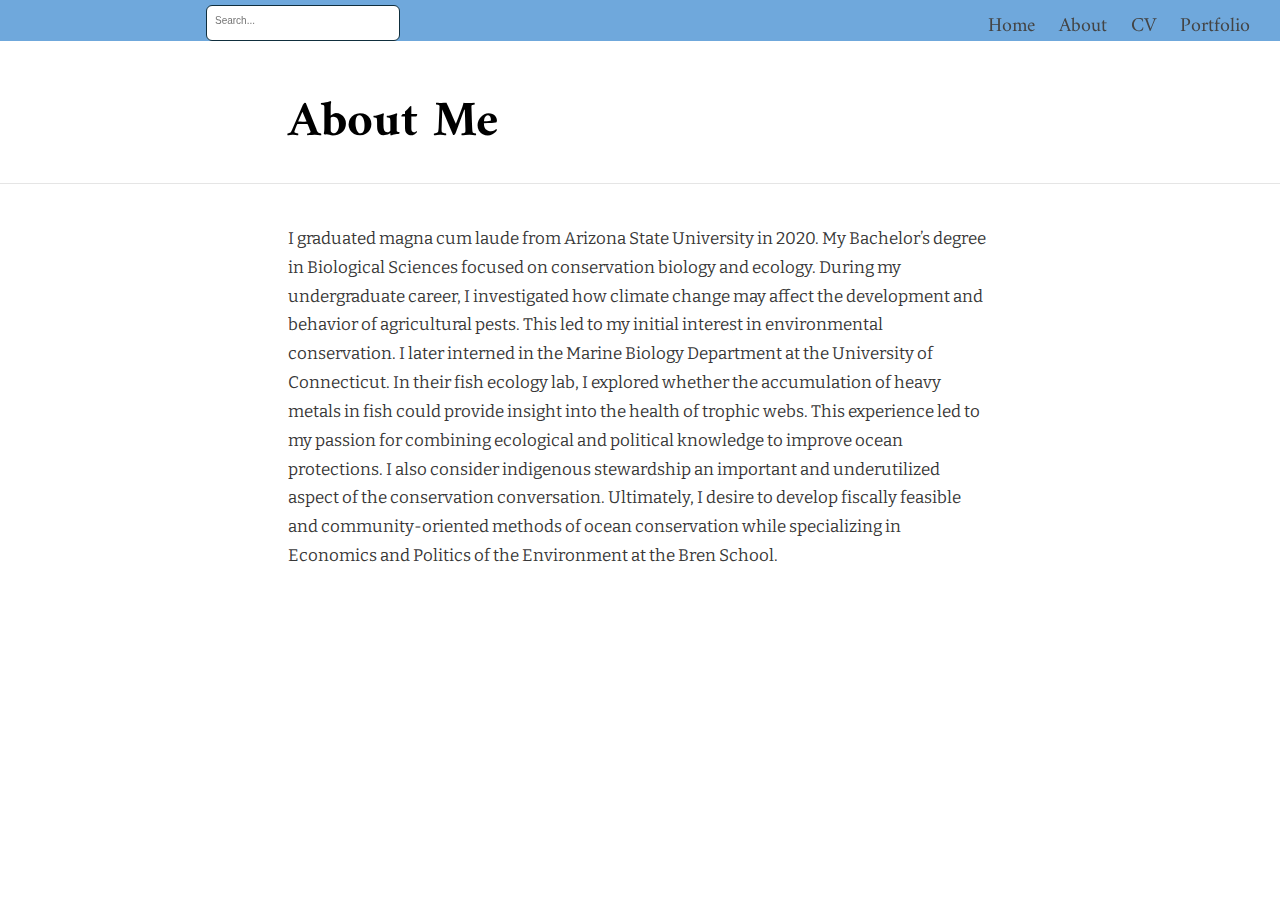
<file: docs/about.html>
<!DOCTYPE html>

<html xmlns="http://www.w3.org/1999/xhtml" lang="" xml:lang="">

<head>
  <meta charset="utf-8"/>
  <meta name="viewport" content="width=device-width, initial-scale=1"/>
  <meta http-equiv="X-UA-Compatible" content="IE=Edge,chrome=1"/>
  <meta name="generator" content="distill" />

  <style type="text/css">
  /* Hide doc at startup (prevent jankiness while JS renders/transforms) */
  body {
    visibility: hidden;
  }
  </style>

 <!--radix_placeholder_import_source-->
 <!--/radix_placeholder_import_source-->

<style type="text/css">code{white-space: pre;}</style>
<style type="text/css" data-origin="pandoc">
pre > code.sourceCode { white-space: pre; position: relative; }
pre > code.sourceCode > span { display: inline-block; line-height: 1.25; }
pre > code.sourceCode > span:empty { height: 1.2em; }
.sourceCode { overflow: visible; }
code.sourceCode > span { color: inherit; text-decoration: inherit; }
div.sourceCode { margin: 1em 0; }
pre.sourceCode { margin: 0; }
@media screen {
div.sourceCode { overflow: auto; }
}
@media print {
pre > code.sourceCode { white-space: pre-wrap; }
pre > code.sourceCode > span { text-indent: -5em; padding-left: 5em; }
}
pre.numberSource code
  { counter-reset: source-line 0; }
pre.numberSource code > span
  { position: relative; left: -4em; counter-increment: source-line; }
pre.numberSource code > span > a:first-child::before
  { content: counter(source-line);
    position: relative; left: -1em; text-align: right; vertical-align: baseline;
    border: none; display: inline-block;
    -webkit-touch-callout: none; -webkit-user-select: none;
    -khtml-user-select: none; -moz-user-select: none;
    -ms-user-select: none; user-select: none;
    padding: 0 4px; width: 4em;
    color: #aaaaaa;
  }
pre.numberSource { margin-left: 3em; border-left: 1px solid #aaaaaa;  padding-left: 4px; }
div.sourceCode
  {   }
@media screen {
pre > code.sourceCode > span > a:first-child::before { text-decoration: underline; }
}
code span.al { color: #ad0000; } /* Alert */
code span.an { color: #5e5e5e; } /* Annotation */
code span.at { } /* Attribute */
code span.bn { color: #ad0000; } /* BaseN */
code span.bu { } /* BuiltIn */
code span.cf { color: #007ba5; } /* ControlFlow */
code span.ch { color: #20794d; } /* Char */
code span.cn { color: #8f5902; } /* Constant */
code span.co { color: #5e5e5e; } /* Comment */
code span.cv { color: #5e5e5e; font-style: italic; } /* CommentVar */
code span.do { color: #5e5e5e; font-style: italic; } /* Documentation */
code span.dt { color: #ad0000; } /* DataType */
code span.dv { color: #ad0000; } /* DecVal */
code span.er { color: #ad0000; } /* Error */
code span.ex { } /* Extension */
code span.fl { color: #ad0000; } /* Float */
code span.fu { color: #4758ab; } /* Function */
code span.im { } /* Import */
code span.in { color: #5e5e5e; } /* Information */
code span.kw { color: #007ba5; } /* Keyword */
code span.op { color: #5e5e5e; } /* Operator */
code span.ot { color: #007ba5; } /* Other */
code span.pp { color: #ad0000; } /* Preprocessor */
code span.sc { color: #5e5e5e; } /* SpecialChar */
code span.ss { color: #20794d; } /* SpecialString */
code span.st { color: #20794d; } /* String */
code span.va { color: #111111; } /* Variable */
code span.vs { color: #20794d; } /* VerbatimString */
code span.wa { color: #5e5e5e; font-style: italic; } /* Warning */
</style>


  <!--radix_placeholder_meta_tags-->
  <title>: About Me</title>




  <!--  https://developers.facebook.com/docs/sharing/webmasters#markup -->
  <meta property="og:title" content=": About Me"/>
  <meta property="og:type" content="article"/>
  <meta property="og:locale" content="en_US"/>
  <meta property="og:site_name" content=""/>

  <!--  https://dev.twitter.com/cards/types/summary -->
  <meta property="twitter:card" content="summary"/>
  <meta property="twitter:title" content=": About Me"/>

  <!--/radix_placeholder_meta_tags-->
  <!--radix_placeholder_rmarkdown_metadata-->

  <script type="text/json" id="radix-rmarkdown-metadata">
  {"type":"list","attributes":{"names":{"type":"character","attributes":{},"value":["title"]}},"value":[{"type":"character","attributes":{},"value":["About Me"]}]}
  </script>
  <!--/radix_placeholder_rmarkdown_metadata-->
  <!--radix_placeholder_navigation_in_header-->
  <meta name="distill:offset" content=""/>

  <script type="application/javascript">

    window.headroom_prevent_pin = false;

    window.document.addEventListener("DOMContentLoaded", function (event) {

      // initialize headroom for banner
      var header = $('header').get(0);
      var headerHeight = header.offsetHeight;
      var headroom = new Headroom(header, {
        tolerance: 5,
        onPin : function() {
          if (window.headroom_prevent_pin) {
            window.headroom_prevent_pin = false;
            headroom.unpin();
          }
        }
      });
      headroom.init();
      if(window.location.hash)
        headroom.unpin();
      $(header).addClass('headroom--transition');

      // offset scroll location for banner on hash change
      // (see: https://github.com/WickyNilliams/headroom.js/issues/38)
      window.addEventListener("hashchange", function(event) {
        window.scrollTo(0, window.pageYOffset - (headerHeight + 25));
      });

      // responsive menu
      $('.distill-site-header').each(function(i, val) {
        var topnav = $(this);
        var toggle = topnav.find('.nav-toggle');
        toggle.on('click', function() {
          topnav.toggleClass('responsive');
        });
      });

      // nav dropdowns
      $('.nav-dropbtn').click(function(e) {
        $(this).next('.nav-dropdown-content').toggleClass('nav-dropdown-active');
        $(this).parent().siblings('.nav-dropdown')
           .children('.nav-dropdown-content').removeClass('nav-dropdown-active');
      });
      $("body").click(function(e){
        $('.nav-dropdown-content').removeClass('nav-dropdown-active');
      });
      $(".nav-dropdown").click(function(e){
        e.stopPropagation();
      });
    });
  </script>

  <style type="text/css">

  /* Theme (user-documented overrideables for nav appearance) */

  .distill-site-nav {
    color: rgba(255, 255, 255, 0.8);
    background-color: #0F2E3D;
    font-size: 15px;
    font-weight: 300;
  }

  .distill-site-nav a {
    color: inherit;
    text-decoration: none;
  }

  .distill-site-nav a:hover {
    color: white;
  }

  @media print {
    .distill-site-nav {
      display: none;
    }
  }

  .distill-site-header {

  }

  .distill-site-footer {

  }


  /* Site Header */

  .distill-site-header {
    width: 100%;
    box-sizing: border-box;
    z-index: 3;
  }

  .distill-site-header .nav-left {
    display: inline-block;
    margin-left: 8px;
  }

  @media screen and (max-width: 768px) {
    .distill-site-header .nav-left {
      margin-left: 0;
    }
  }


  .distill-site-header .nav-right {
    float: right;
    margin-right: 8px;
  }

  .distill-site-header a,
  .distill-site-header .title {
    display: inline-block;
    text-align: center;
    padding: 14px 10px 14px 10px;
  }

  .distill-site-header .title {
    font-size: 18px;
    min-width: 150px;
  }

  .distill-site-header .logo {
    padding: 0;
  }

  .distill-site-header .logo img {
    display: none;
    max-height: 20px;
    width: auto;
    margin-bottom: -4px;
  }

  .distill-site-header .nav-image img {
    max-height: 18px;
    width: auto;
    display: inline-block;
    margin-bottom: -3px;
  }



  @media screen and (min-width: 1000px) {
    .distill-site-header .logo img {
      display: inline-block;
    }
    .distill-site-header .nav-left {
      margin-left: 20px;
    }
    .distill-site-header .nav-right {
      margin-right: 20px;
    }
    .distill-site-header .title {
      padding-left: 12px;
    }
  }


  .distill-site-header .nav-toggle {
    display: none;
  }

  .nav-dropdown {
    display: inline-block;
    position: relative;
  }

  .nav-dropdown .nav-dropbtn {
    border: none;
    outline: none;
    color: rgba(255, 255, 255, 0.8);
    padding: 16px 10px;
    background-color: transparent;
    font-family: inherit;
    font-size: inherit;
    font-weight: inherit;
    margin: 0;
    margin-top: 1px;
    z-index: 2;
  }

  .nav-dropdown-content {
    display: none;
    position: absolute;
    background-color: white;
    min-width: 200px;
    border: 1px solid rgba(0,0,0,0.15);
    border-radius: 4px;
    box-shadow: 0px 8px 16px 0px rgba(0,0,0,0.1);
    z-index: 1;
    margin-top: 2px;
    white-space: nowrap;
    padding-top: 4px;
    padding-bottom: 4px;
  }

  .nav-dropdown-content hr {
    margin-top: 4px;
    margin-bottom: 4px;
    border: none;
    border-bottom: 1px solid rgba(0, 0, 0, 0.1);
  }

  .nav-dropdown-active {
    display: block;
  }

  .nav-dropdown-content a, .nav-dropdown-content .nav-dropdown-header {
    color: black;
    padding: 6px 24px;
    text-decoration: none;
    display: block;
    text-align: left;
  }

  .nav-dropdown-content .nav-dropdown-header {
    display: block;
    padding: 5px 24px;
    padding-bottom: 0;
    text-transform: uppercase;
    font-size: 14px;
    color: #999999;
    white-space: nowrap;
  }

  .nav-dropdown:hover .nav-dropbtn {
    color: white;
  }

  .nav-dropdown-content a:hover {
    background-color: #ddd;
    color: black;
  }

  .nav-right .nav-dropdown-content {
    margin-left: -45%;
    right: 0;
  }

  @media screen and (max-width: 768px) {
    .distill-site-header a, .distill-site-header .nav-dropdown  {display: none;}
    .distill-site-header a.nav-toggle {
      float: right;
      display: block;
    }
    .distill-site-header .title {
      margin-left: 0;
    }
    .distill-site-header .nav-right {
      margin-right: 0;
    }
    .distill-site-header {
      overflow: hidden;
    }
    .nav-right .nav-dropdown-content {
      margin-left: 0;
    }
  }


  @media screen and (max-width: 768px) {
    .distill-site-header.responsive {position: relative; min-height: 500px; }
    .distill-site-header.responsive a.nav-toggle {
      position: absolute;
      right: 0;
      top: 0;
    }
    .distill-site-header.responsive a,
    .distill-site-header.responsive .nav-dropdown {
      display: block;
      text-align: left;
    }
    .distill-site-header.responsive .nav-left,
    .distill-site-header.responsive .nav-right {
      width: 100%;
    }
    .distill-site-header.responsive .nav-dropdown {float: none;}
    .distill-site-header.responsive .nav-dropdown-content {position: relative;}
    .distill-site-header.responsive .nav-dropdown .nav-dropbtn {
      display: block;
      width: 100%;
      text-align: left;
    }
  }

  /* Site Footer */

  .distill-site-footer {
    width: 100%;
    overflow: hidden;
    box-sizing: border-box;
    z-index: 3;
    margin-top: 30px;
    padding-top: 30px;
    padding-bottom: 30px;
    text-align: center;
  }

  /* Headroom */

  d-title {
    padding-top: 6rem;
  }

  @media print {
    d-title {
      padding-top: 4rem;
    }
  }

  .headroom {
    z-index: 1000;
    position: fixed;
    top: 0;
    left: 0;
    right: 0;
  }

  .headroom--transition {
    transition: all .4s ease-in-out;
  }

  .headroom--unpinned {
    top: -100px;
  }

  .headroom--pinned {
    top: 0;
  }

  /* adjust viewport for navbar height */
  /* helps vertically center bootstrap (non-distill) content */
  .min-vh-100 {
    min-height: calc(100vh - 100px) !important;
  }

  </style>

  <script src="site_libs/jquery-3.6.0/jquery-3.6.0.min.js"></script>
  <link href="site_libs/font-awesome-5.1.0/css/all.css" rel="stylesheet"/>
  <link href="site_libs/font-awesome-5.1.0/css/v4-shims.css" rel="stylesheet"/>
  <script src="site_libs/headroom-0.9.4/headroom.min.js"></script>
  <script src="site_libs/autocomplete-0.37.1/autocomplete.min.js"></script>
  <script src="site_libs/fuse-6.4.1/fuse.min.js"></script>

  <script type="application/javascript">

  function getMeta(metaName) {
    var metas = document.getElementsByTagName('meta');
    for (let i = 0; i < metas.length; i++) {
      if (metas[i].getAttribute('name') === metaName) {
        return metas[i].getAttribute('content');
      }
    }
    return '';
  }

  function offsetURL(url) {
    var offset = getMeta('distill:offset');
    return offset ? offset + '/' + url : url;
  }

  function createFuseIndex() {

    // create fuse index
    var options = {
      keys: [
        { name: 'title', weight: 20 },
        { name: 'categories', weight: 15 },
        { name: 'description', weight: 10 },
        { name: 'contents', weight: 5 },
      ],
      ignoreLocation: true,
      threshold: 0
    };
    var fuse = new window.Fuse([], options);

    // fetch the main search.json
    return fetch(offsetURL('search.json'))
      .then(function(response) {
        if (response.status == 200) {
          return response.json().then(function(json) {
            // index main articles
            json.articles.forEach(function(article) {
              fuse.add(article);
            });
            // download collections and index their articles
            return Promise.all(json.collections.map(function(collection) {
              return fetch(offsetURL(collection)).then(function(response) {
                if (response.status === 200) {
                  return response.json().then(function(articles) {
                    articles.forEach(function(article) {
                      fuse.add(article);
                    });
                  })
                } else {
                  return Promise.reject(
                    new Error('Unexpected status from search index request: ' +
                              response.status)
                  );
                }
              });
            })).then(function() {
              return fuse;
            });
          });

        } else {
          return Promise.reject(
            new Error('Unexpected status from search index request: ' +
                        response.status)
          );
        }
      });
  }

  window.document.addEventListener("DOMContentLoaded", function (event) {

    // get search element (bail if we don't have one)
    var searchEl = window.document.getElementById('distill-search');
    if (!searchEl)
      return;

    createFuseIndex()
      .then(function(fuse) {

        // make search box visible
        searchEl.classList.remove('hidden');

        // initialize autocomplete
        var options = {
          autoselect: true,
          hint: false,
          minLength: 2,
        };
        window.autocomplete(searchEl, options, [{
          source: function(query, callback) {
            const searchOptions = {
              isCaseSensitive: false,
              shouldSort: true,
              minMatchCharLength: 2,
              limit: 10,
            };
            var results = fuse.search(query, searchOptions);
            callback(results
              .map(function(result) { return result.item; })
            );
          },
          templates: {
            suggestion: function(suggestion) {
              var img = suggestion.preview && Object.keys(suggestion.preview).length > 0
                ? `<img src="${offsetURL(suggestion.preview)}"</img>`
                : '';
              var html = `
                <div class="search-item">
                  <h3>${suggestion.title}</h3>
                  <div class="search-item-description">
                    ${suggestion.description || ''}
                  </div>
                  <div class="search-item-preview">
                    ${img}
                  </div>
                </div>
              `;
              return html;
            }
          }
        }]).on('autocomplete:selected', function(event, suggestion) {
          window.location.href = offsetURL(suggestion.path);
        });
        // remove inline display style on autocompleter (we want to
        // manage responsive display via css)
        $('.algolia-autocomplete').css("display", "");
      })
      .catch(function(error) {
        console.log(error);
      });

  });

  </script>

  <style type="text/css">

  .nav-search {
    font-size: x-small;
  }

  /* Algolioa Autocomplete */

  .algolia-autocomplete {
    display: inline-block;
    margin-left: 10px;
    vertical-align: sub;
    background-color: white;
    color: black;
    padding: 6px;
    padding-top: 8px;
    padding-bottom: 0;
    border-radius: 6px;
    border: 1px #0F2E3D solid;
    width: 180px;
  }


  @media screen and (max-width: 768px) {
    .distill-site-nav .algolia-autocomplete {
      display: none;
      visibility: hidden;
    }
    .distill-site-nav.responsive .algolia-autocomplete {
      display: inline-block;
      visibility: visible;
    }
    .distill-site-nav.responsive .algolia-autocomplete .aa-dropdown-menu {
      margin-left: 0;
      width: 400px;
      max-height: 400px;
    }
  }

  .algolia-autocomplete .aa-input, .algolia-autocomplete .aa-hint {
    width: 90%;
    outline: none;
    border: none;
  }

  .algolia-autocomplete .aa-hint {
    color: #999;
  }
  .algolia-autocomplete .aa-dropdown-menu {
    width: 550px;
    max-height: 70vh;
    overflow-x: visible;
    overflow-y: scroll;
    padding: 5px;
    margin-top: 3px;
    margin-left: -150px;
    background-color: #fff;
    border-radius: 5px;
    border: 1px solid #999;
    border-top: none;
  }

  .algolia-autocomplete .aa-dropdown-menu .aa-suggestion {
    cursor: pointer;
    padding: 5px 4px;
    border-bottom: 1px solid #eee;
  }

  .algolia-autocomplete .aa-dropdown-menu .aa-suggestion:last-of-type {
    border-bottom: none;
    margin-bottom: 2px;
  }

  .algolia-autocomplete .aa-dropdown-menu .aa-suggestion .search-item {
    overflow: hidden;
    font-size: 0.8em;
    line-height: 1.4em;
  }

  .algolia-autocomplete .aa-dropdown-menu .aa-suggestion .search-item h3 {
    font-size: 1rem;
    margin-block-start: 0;
    margin-block-end: 5px;
  }

  .algolia-autocomplete .aa-dropdown-menu .aa-suggestion .search-item-description {
    display: inline-block;
    overflow: hidden;
    height: 2.8em;
    width: 80%;
    margin-right: 4%;
  }

  .algolia-autocomplete .aa-dropdown-menu .aa-suggestion .search-item-preview {
    display: inline-block;
    width: 15%;
  }

  .algolia-autocomplete .aa-dropdown-menu .aa-suggestion .search-item-preview img {
    height: 3em;
    width: auto;
    display: none;
  }

  .algolia-autocomplete .aa-dropdown-menu .aa-suggestion .search-item-preview img[src] {
    display: initial;
  }

  .algolia-autocomplete .aa-dropdown-menu .aa-suggestion.aa-cursor {
    background-color: #eee;
  }
  .algolia-autocomplete .aa-dropdown-menu .aa-suggestion em {
    font-weight: bold;
    font-style: normal;
  }

  </style>


  <!--/radix_placeholder_navigation_in_header-->
  <!--radix_placeholder_distill-->

  <style type="text/css">

  body {
    background-color: white;
  }

  .pandoc-table {
    width: 100%;
  }

  .pandoc-table>caption {
    margin-bottom: 10px;
  }

  .pandoc-table th:not([align]) {
    text-align: left;
  }

  .pagedtable-footer {
    font-size: 15px;
  }

  d-byline .byline {
    grid-template-columns: 2fr 2fr;
  }

  d-byline .byline h3 {
    margin-block-start: 1.5em;
  }

  d-byline .byline .authors-affiliations h3 {
    margin-block-start: 0.5em;
  }

  .authors-affiliations .orcid-id {
    width: 16px;
    height:16px;
    margin-left: 4px;
    margin-right: 4px;
    vertical-align: middle;
    padding-bottom: 2px;
  }

  d-title .dt-tags {
    margin-top: 1em;
    grid-column: text;
  }

  .dt-tags .dt-tag {
    text-decoration: none;
    display: inline-block;
    color: rgba(0,0,0,0.6);
    padding: 0em 0.4em;
    margin-right: 0.5em;
    margin-bottom: 0.4em;
    font-size: 70%;
    border: 1px solid rgba(0,0,0,0.2);
    border-radius: 3px;
    text-transform: uppercase;
    font-weight: 500;
  }

  d-article table.gt_table td,
  d-article table.gt_table th {
    border-bottom: none;
  }

  .html-widget {
    margin-bottom: 2.0em;
  }

  .l-screen-inset {
    padding-right: 16px;
  }

  .l-screen .caption {
    margin-left: 10px;
  }

  .shaded {
    background: rgb(247, 247, 247);
    padding-top: 20px;
    padding-bottom: 20px;
    border-top: 1px solid rgba(0, 0, 0, 0.1);
    border-bottom: 1px solid rgba(0, 0, 0, 0.1);
  }

  .shaded .html-widget {
    margin-bottom: 0;
    border: 1px solid rgba(0, 0, 0, 0.1);
  }

  .shaded .shaded-content {
    background: white;
  }

  .text-output {
    margin-top: 0;
    line-height: 1.5em;
  }

  .hidden {
    display: none !important;
  }

  d-article {
    padding-top: 2.5rem;
    padding-bottom: 30px;
  }

  d-appendix {
    padding-top: 30px;
  }

  d-article>p>img {
    width: 100%;
  }

  d-article h2 {
    margin: 1rem 0 1.5rem 0;
  }

  d-article h3 {
    margin-top: 1.5rem;
  }

  d-article iframe {
    border: 1px solid rgba(0, 0, 0, 0.1);
    margin-bottom: 2.0em;
    width: 100%;
  }

  /* Tweak code blocks */

  d-article div.sourceCode code,
  d-article pre code {
    font-family: Consolas, Monaco, 'Andale Mono', 'Ubuntu Mono', monospace;
  }

  d-article pre,
  d-article div.sourceCode,
  d-article div.sourceCode pre {
    overflow: auto;
  }

  d-article div.sourceCode {
    background-color: white;
  }

  d-article div.sourceCode pre {
    padding-left: 10px;
    font-size: 12px;
    border-left: 2px solid rgba(0,0,0,0.1);
  }

  d-article pre {
    font-size: 12px;
    color: black;
    background: none;
    margin-top: 0;
    text-align: left;
    white-space: pre;
    word-spacing: normal;
    word-break: normal;
    word-wrap: normal;
    line-height: 1.5;

    -moz-tab-size: 4;
    -o-tab-size: 4;
    tab-size: 4;

    -webkit-hyphens: none;
    -moz-hyphens: none;
    -ms-hyphens: none;
    hyphens: none;
  }

  d-article pre a {
    border-bottom: none;
  }

  d-article pre a:hover {
    border-bottom: none;
    text-decoration: underline;
  }

  d-article details {
    grid-column: text;
    margin-bottom: 0.8em;
  }

  @media(min-width: 768px) {

  d-article pre,
  d-article div.sourceCode,
  d-article div.sourceCode pre {
    overflow: visible !important;
  }

  d-article div.sourceCode pre {
    padding-left: 18px;
    font-size: 14px;
  }

  d-article pre {
    font-size: 14px;
  }

  }

  figure img.external {
    background: white;
    border: 1px solid rgba(0, 0, 0, 0.1);
    box-shadow: 0 1px 8px rgba(0, 0, 0, 0.1);
    padding: 18px;
    box-sizing: border-box;
  }

  /* CSS for d-contents */

  .d-contents {
    grid-column: text;
    color: rgba(0,0,0,0.8);
    font-size: 0.9em;
    padding-bottom: 1em;
    margin-bottom: 1em;
    padding-bottom: 0.5em;
    margin-bottom: 1em;
    padding-left: 0.25em;
    justify-self: start;
  }

  @media(min-width: 1000px) {
    .d-contents.d-contents-float {
      height: 0;
      grid-column-start: 1;
      grid-column-end: 4;
      justify-self: center;
      padding-right: 3em;
      padding-left: 2em;
    }
  }

  .d-contents nav h3 {
    font-size: 18px;
    margin-top: 0;
    margin-bottom: 1em;
  }

  .d-contents li {
    list-style-type: none
  }

  .d-contents nav > ul {
    padding-left: 0;
  }

  .d-contents ul {
    padding-left: 1em
  }

  .d-contents nav ul li {
    margin-top: 0.6em;
    margin-bottom: 0.2em;
  }

  .d-contents nav a {
    font-size: 13px;
    border-bottom: none;
    text-decoration: none
    color: rgba(0, 0, 0, 0.8);
  }

  .d-contents nav a:hover {
    text-decoration: underline solid rgba(0, 0, 0, 0.6)
  }

  .d-contents nav > ul > li > a {
    font-weight: 600;
  }

  .d-contents nav > ul > li > ul {
    font-weight: inherit;
  }

  .d-contents nav > ul > li > ul > li {
    margin-top: 0.2em;
  }


  .d-contents nav ul {
    margin-top: 0;
    margin-bottom: 0.25em;
  }

  .d-article-with-toc h2:nth-child(2) {
    margin-top: 0;
  }


  /* Figure */

  .figure {
    position: relative;
    margin-bottom: 2.5em;
    margin-top: 1.5em;
  }

  .figure img {
    width: 100%;
  }

  .figure .caption {
    color: rgba(0, 0, 0, 0.6);
    font-size: 12px;
    line-height: 1.5em;
  }

  .figure img.external {
    background: white;
    border: 1px solid rgba(0, 0, 0, 0.1);
    box-shadow: 0 1px 8px rgba(0, 0, 0, 0.1);
    padding: 18px;
    box-sizing: border-box;
  }

  .figure .caption a {
    color: rgba(0, 0, 0, 0.6);
  }

  .figure .caption b,
  .figure .caption strong, {
    font-weight: 600;
    color: rgba(0, 0, 0, 1.0);
  }

  /* Citations */

  d-article .citation {
    color: inherit;
    cursor: inherit;
  }

  div.hanging-indent{
    margin-left: 1em; text-indent: -1em;
  }

  /* Citation hover box */

  .tippy-box[data-theme~=light-border] {
    background-color: rgba(250, 250, 250, 0.95);
  }

  .tippy-content > p {
    margin-bottom: 0;
    padding: 2px;
  }


  /* Tweak 1000px media break to show more text */

  @media(min-width: 1000px) {
    .base-grid,
    distill-header,
    d-title,
    d-abstract,
    d-article,
    d-appendix,
    distill-appendix,
    d-byline,
    d-footnote-list,
    d-citation-list,
    distill-footer {
      grid-template-columns: [screen-start] 1fr [page-start kicker-start] 80px [middle-start] 50px [text-start kicker-end] 65px 65px 65px 65px 65px 65px 65px 65px [text-end gutter-start] 65px [middle-end] 65px [page-end gutter-end] 1fr [screen-end];
      grid-column-gap: 16px;
    }

    .grid {
      grid-column-gap: 16px;
    }

    d-article {
      font-size: 1.06rem;
      line-height: 1.7em;
    }
    figure .caption, .figure .caption, figure figcaption {
      font-size: 13px;
    }
  }

  @media(min-width: 1180px) {
    .base-grid,
    distill-header,
    d-title,
    d-abstract,
    d-article,
    d-appendix,
    distill-appendix,
    d-byline,
    d-footnote-list,
    d-citation-list,
    distill-footer {
      grid-template-columns: [screen-start] 1fr [page-start kicker-start] 60px [middle-start] 60px [text-start kicker-end] 60px 60px 60px 60px 60px 60px 60px 60px [text-end gutter-start] 60px [middle-end] 60px [page-end gutter-end] 1fr [screen-end];
      grid-column-gap: 32px;
    }

    .grid {
      grid-column-gap: 32px;
    }
  }


  /* Get the citation styles for the appendix (not auto-injected on render since
     we do our own rendering of the citation appendix) */

  d-appendix .citation-appendix,
  .d-appendix .citation-appendix {
    font-size: 11px;
    line-height: 15px;
    border-left: 1px solid rgba(0, 0, 0, 0.1);
    padding-left: 18px;
    border: 1px solid rgba(0,0,0,0.1);
    background: rgba(0, 0, 0, 0.02);
    padding: 10px 18px;
    border-radius: 3px;
    color: rgba(150, 150, 150, 1);
    overflow: hidden;
    margin-top: -12px;
    white-space: pre-wrap;
    word-wrap: break-word;
  }

  /* Include appendix styles here so they can be overridden */

  d-appendix {
    contain: layout style;
    font-size: 0.8em;
    line-height: 1.7em;
    margin-top: 60px;
    margin-bottom: 0;
    border-top: 1px solid rgba(0, 0, 0, 0.1);
    color: rgba(0,0,0,0.5);
    padding-top: 60px;
    padding-bottom: 48px;
  }

  d-appendix h3 {
    grid-column: page-start / text-start;
    font-size: 15px;
    font-weight: 500;
    margin-top: 1em;
    margin-bottom: 0;
    color: rgba(0,0,0,0.65);
  }

  d-appendix h3 + * {
    margin-top: 1em;
  }

  d-appendix ol {
    padding: 0 0 0 15px;
  }

  @media (min-width: 768px) {
    d-appendix ol {
      padding: 0 0 0 30px;
      margin-left: -30px;
    }
  }

  d-appendix li {
    margin-bottom: 1em;
  }

  d-appendix a {
    color: rgba(0, 0, 0, 0.6);
  }

  d-appendix > * {
    grid-column: text;
  }

  d-appendix > d-footnote-list,
  d-appendix > d-citation-list,
  d-appendix > distill-appendix {
    grid-column: screen;
  }

  /* Include footnote styles here so they can be overridden */

  d-footnote-list {
    contain: layout style;
  }

  d-footnote-list > * {
    grid-column: text;
  }

  d-footnote-list a.footnote-backlink {
    color: rgba(0,0,0,0.3);
    padding-left: 0.5em;
  }



  /* Anchor.js */

  .anchorjs-link {
    /*transition: all .25s linear; */
    text-decoration: none;
    border-bottom: none;
  }
  *:hover > .anchorjs-link {
    margin-left: -1.125em !important;
    text-decoration: none;
    border-bottom: none;
  }

  /* Social footer */

  .social_footer {
    margin-top: 30px;
    margin-bottom: 0;
    color: rgba(0,0,0,0.67);
  }

  .disqus-comments {
    margin-right: 30px;
  }

  .disqus-comment-count {
    border-bottom: 1px solid rgba(0, 0, 0, 0.4);
    cursor: pointer;
  }

  #disqus_thread {
    margin-top: 30px;
  }

  .article-sharing a {
    border-bottom: none;
    margin-right: 8px;
  }

  .article-sharing a:hover {
    border-bottom: none;
  }

  .sidebar-section.subscribe {
    font-size: 12px;
    line-height: 1.6em;
  }

  .subscribe p {
    margin-bottom: 0.5em;
  }


  .article-footer .subscribe {
    font-size: 15px;
    margin-top: 45px;
  }


  .sidebar-section.custom {
    font-size: 12px;
    line-height: 1.6em;
  }

  .custom p {
    margin-bottom: 0.5em;
  }

  /* Styles for listing layout (hide title) */
  .layout-listing d-title, .layout-listing .d-title {
    display: none;
  }

  /* Styles for posts lists (not auto-injected) */


  .posts-with-sidebar {
    padding-left: 45px;
    padding-right: 45px;
  }

  .posts-list .description h2,
  .posts-list .description p {
    font-family: -apple-system, BlinkMacSystemFont, "Segoe UI", Roboto, Oxygen, Ubuntu, Cantarell, "Fira Sans", "Droid Sans", "Helvetica Neue", Arial, sans-serif;
  }

  .posts-list .description h2 {
    font-weight: 700;
    border-bottom: none;
    padding-bottom: 0;
  }

  .posts-list h2.post-tag {
    border-bottom: 1px solid rgba(0, 0, 0, 0.2);
    padding-bottom: 12px;
  }
  .posts-list {
    margin-top: 60px;
    margin-bottom: 24px;
  }

  .posts-list .post-preview {
    text-decoration: none;
    overflow: hidden;
    display: block;
    border-bottom: 1px solid rgba(0, 0, 0, 0.1);
    padding: 24px 0;
  }

  .post-preview-last {
    border-bottom: none !important;
  }

  .posts-list .posts-list-caption {
    grid-column: screen;
    font-weight: 400;
  }

  .posts-list .post-preview h2 {
    margin: 0 0 6px 0;
    line-height: 1.2em;
    font-style: normal;
    font-size: 24px;
  }

  .posts-list .post-preview p {
    margin: 0 0 12px 0;
    line-height: 1.4em;
    font-size: 16px;
  }

  .posts-list .post-preview .thumbnail {
    box-sizing: border-box;
    margin-bottom: 24px;
    position: relative;
    max-width: 500px;
  }
  .posts-list .post-preview img {
    width: 100%;
    display: block;
  }

  .posts-list .metadata {
    font-size: 12px;
    line-height: 1.4em;
    margin-bottom: 18px;
  }

  .posts-list .metadata > * {
    display: inline-block;
  }

  .posts-list .metadata .publishedDate {
    margin-right: 2em;
  }

  .posts-list .metadata .dt-authors {
    display: block;
    margin-top: 0.3em;
    margin-right: 2em;
  }

  .posts-list .dt-tags {
    display: block;
    line-height: 1em;
  }

  .posts-list .dt-tags .dt-tag {
    display: inline-block;
    color: rgba(0,0,0,0.6);
    padding: 0.3em 0.4em;
    margin-right: 0.2em;
    margin-bottom: 0.4em;
    font-size: 60%;
    border: 1px solid rgba(0,0,0,0.2);
    border-radius: 3px;
    text-transform: uppercase;
    font-weight: 500;
  }

  .posts-list img {
    opacity: 1;
  }

  .posts-list img[data-src] {
    opacity: 0;
  }

  .posts-more {
    clear: both;
  }


  .posts-sidebar {
    font-size: 16px;
  }

  .posts-sidebar h3 {
    font-size: 16px;
    margin-top: 0;
    margin-bottom: 0.5em;
    font-weight: 400;
    text-transform: uppercase;
  }

  .sidebar-section {
    margin-bottom: 30px;
  }

  .categories ul {
    list-style-type: none;
    margin: 0;
    padding: 0;
  }

  .categories li {
    color: rgba(0, 0, 0, 0.8);
    margin-bottom: 0;
  }

  .categories li>a {
    border-bottom: none;
  }

  .categories li>a:hover {
    border-bottom: 1px solid rgba(0, 0, 0, 0.4);
  }

  .categories .active {
    font-weight: 600;
  }

  .categories .category-count {
    color: rgba(0, 0, 0, 0.4);
  }


  @media(min-width: 768px) {
    .posts-list .post-preview h2 {
      font-size: 26px;
    }
    .posts-list .post-preview .thumbnail {
      float: right;
      width: 30%;
      margin-bottom: 0;
    }
    .posts-list .post-preview .description {
      float: left;
      width: 45%;
    }
    .posts-list .post-preview .metadata {
      float: left;
      width: 20%;
      margin-top: 8px;
    }
    .posts-list .post-preview p {
      margin: 0 0 12px 0;
      line-height: 1.5em;
      font-size: 16px;
    }
    .posts-with-sidebar .posts-list {
      float: left;
      width: 75%;
    }
    .posts-with-sidebar .posts-sidebar {
      float: right;
      width: 20%;
      margin-top: 60px;
      padding-top: 24px;
      padding-bottom: 24px;
    }
  }


  /* Improve display for browsers without grid (IE/Edge <= 15) */

  .downlevel {
    line-height: 1.6em;
    font-family: -apple-system, BlinkMacSystemFont, "Segoe UI", Roboto, Oxygen, Ubuntu, Cantarell, "Fira Sans", "Droid Sans", "Helvetica Neue", Arial, sans-serif;
    margin: 0;
  }

  .downlevel .d-title {
    padding-top: 6rem;
    padding-bottom: 1.5rem;
  }

  .downlevel .d-title h1 {
    font-size: 50px;
    font-weight: 700;
    line-height: 1.1em;
    margin: 0 0 0.5rem;
  }

  .downlevel .d-title p {
    font-weight: 300;
    font-size: 1.2rem;
    line-height: 1.55em;
    margin-top: 0;
  }

  .downlevel .d-byline {
    padding-top: 0.8em;
    padding-bottom: 0.8em;
    font-size: 0.8rem;
    line-height: 1.8em;
  }

  .downlevel .section-separator {
    border: none;
    border-top: 1px solid rgba(0, 0, 0, 0.1);
  }

  .downlevel .d-article {
    font-size: 1.06rem;
    line-height: 1.7em;
    padding-top: 1rem;
    padding-bottom: 2rem;
  }


  .downlevel .d-appendix {
    padding-left: 0;
    padding-right: 0;
    max-width: none;
    font-size: 0.8em;
    line-height: 1.7em;
    margin-bottom: 0;
    color: rgba(0,0,0,0.5);
    padding-top: 40px;
    padding-bottom: 48px;
  }

  .downlevel .footnotes ol {
    padding-left: 13px;
  }

  .downlevel .base-grid,
  .downlevel .distill-header,
  .downlevel .d-title,
  .downlevel .d-abstract,
  .downlevel .d-article,
  .downlevel .d-appendix,
  .downlevel .distill-appendix,
  .downlevel .d-byline,
  .downlevel .d-footnote-list,
  .downlevel .d-citation-list,
  .downlevel .distill-footer,
  .downlevel .appendix-bottom,
  .downlevel .posts-container {
    padding-left: 40px;
    padding-right: 40px;
  }

  @media(min-width: 768px) {
    .downlevel .base-grid,
    .downlevel .distill-header,
    .downlevel .d-title,
    .downlevel .d-abstract,
    .downlevel .d-article,
    .downlevel .d-appendix,
    .downlevel .distill-appendix,
    .downlevel .d-byline,
    .downlevel .d-footnote-list,
    .downlevel .d-citation-list,
    .downlevel .distill-footer,
    .downlevel .appendix-bottom,
    .downlevel .posts-container {
    padding-left: 150px;
    padding-right: 150px;
    max-width: 900px;
  }
  }

  .downlevel pre code {
    display: block;
    border-left: 2px solid rgba(0, 0, 0, .1);
    padding: 0 0 0 20px;
    font-size: 14px;
  }

  .downlevel code, .downlevel pre {
    color: black;
    background: none;
    font-family: Consolas, Monaco, 'Andale Mono', 'Ubuntu Mono', monospace;
    text-align: left;
    white-space: pre;
    word-spacing: normal;
    word-break: normal;
    word-wrap: normal;
    line-height: 1.5;

    -moz-tab-size: 4;
    -o-tab-size: 4;
    tab-size: 4;

    -webkit-hyphens: none;
    -moz-hyphens: none;
    -ms-hyphens: none;
    hyphens: none;
  }

  .downlevel .posts-list .post-preview {
    color: inherit;
  }



  </style>

  <script type="application/javascript">

  function is_downlevel_browser() {
    if (bowser.isUnsupportedBrowser({ msie: "12", msedge: "16"},
                                   window.navigator.userAgent)) {
      return true;
    } else {
      return window.load_distill_framework === undefined;
    }
  }

  // show body when load is complete
  function on_load_complete() {

    // add anchors
    if (window.anchors) {
      window.anchors.options.placement = 'left';
      window.anchors.add('d-article > h2, d-article > h3, d-article > h4, d-article > h5');
    }


    // set body to visible
    document.body.style.visibility = 'visible';

    // force redraw for leaflet widgets
    if (window.HTMLWidgets) {
      var maps = window.HTMLWidgets.findAll(".leaflet");
      $.each(maps, function(i, el) {
        var map = this.getMap();
        map.invalidateSize();
        map.eachLayer(function(layer) {
          if (layer instanceof L.TileLayer)
            layer.redraw();
        });
      });
    }

    // trigger 'shown' so htmlwidgets resize
    $('d-article').trigger('shown');
  }

  function init_distill() {

    init_common();

    // create front matter
    var front_matter = $('<d-front-matter></d-front-matter>');
    $('#distill-front-matter').wrap(front_matter);

    // create d-title
    $('.d-title').changeElementType('d-title');

    // create d-byline
    var byline = $('<d-byline></d-byline>');
    $('.d-byline').replaceWith(byline);

    // create d-article
    var article = $('<d-article></d-article>');
    $('.d-article').wrap(article).children().unwrap();

    // move posts container into article
    $('.posts-container').appendTo($('d-article'));

    // create d-appendix
    $('.d-appendix').changeElementType('d-appendix');

    // flag indicating that we have appendix items
    var appendix = $('.appendix-bottom').children('h3').length > 0;

    // replace footnotes with <d-footnote>
    $('.footnote-ref').each(function(i, val) {
      appendix = true;
      var href = $(this).attr('href');
      var id = href.replace('#', '');
      var fn = $('#' + id);
      var fn_p = $('#' + id + '>p');
      fn_p.find('.footnote-back').remove();
      var text = fn_p.html();
      var dtfn = $('<d-footnote></d-footnote>');
      dtfn.html(text);
      $(this).replaceWith(dtfn);
    });
    // remove footnotes
    $('.footnotes').remove();

    // move refs into #references-listing
    $('#references-listing').replaceWith($('#refs'));

    $('h1.appendix, h2.appendix').each(function(i, val) {
      $(this).changeElementType('h3');
    });
    $('h3.appendix').each(function(i, val) {
      var id = $(this).attr('id');
      $('.d-contents a[href="#' + id + '"]').parent().remove();
      appendix = true;
      $(this).nextUntil($('h1, h2, h3')).addBack().appendTo($('d-appendix'));
    });

    // show d-appendix if we have appendix content
    $("d-appendix").css('display', appendix ? 'grid' : 'none');

    // localize layout chunks to just output
    $('.layout-chunk').each(function(i, val) {

      // capture layout
      var layout = $(this).attr('data-layout');

      // apply layout to markdown level block elements
      var elements = $(this).children().not('details, div.sourceCode, pre, script');
      elements.each(function(i, el) {
        var layout_div = $('<div class="' + layout + '"></div>');
        if (layout_div.hasClass('shaded')) {
          var shaded_content = $('<div class="shaded-content"></div>');
          $(this).wrap(shaded_content);
          $(this).parent().wrap(layout_div);
        } else {
          $(this).wrap(layout_div);
        }
      });


      // unwrap the layout-chunk div
      $(this).children().unwrap();
    });

    // remove code block used to force  highlighting css
    $('.distill-force-highlighting-css').parent().remove();

    // remove empty line numbers inserted by pandoc when using a
    // custom syntax highlighting theme
    $('code.sourceCode a:empty').remove();

    // load distill framework
    load_distill_framework();

    // wait for window.distillRunlevel == 4 to do post processing
    function distill_post_process() {

      if (!window.distillRunlevel || window.distillRunlevel < 4)
        return;

      // hide author/affiliations entirely if we have no authors
      var front_matter = JSON.parse($("#distill-front-matter").html());
      var have_authors = front_matter.authors && front_matter.authors.length > 0;
      if (!have_authors)
        $('d-byline').addClass('hidden');

      // article with toc class
      $('.d-contents').parent().addClass('d-article-with-toc');

      // strip links that point to #
      $('.authors-affiliations').find('a[href="#"]').removeAttr('href');

      // add orcid ids
      $('.authors-affiliations').find('.author').each(function(i, el) {
        var orcid_id = front_matter.authors[i].orcidID;
        if (orcid_id) {
          var a = $('<a></a>');
          a.attr('href', 'https://orcid.org/' + orcid_id);
          var img = $('<img></img>');
          img.addClass('orcid-id');
          img.attr('alt', 'ORCID ID');
          img.attr('src','[data-uri]');
          a.append(img);
          $(this).append(a);
        }
      });

      // hide elements of author/affiliations grid that have no value
      function hide_byline_column(caption) {
        $('d-byline').find('h3:contains("' + caption + '")').parent().css('visibility', 'hidden');
      }

      // affiliations
      var have_affiliations = false;
      for (var i = 0; i<front_matter.authors.length; ++i) {
        var author = front_matter.authors[i];
        if (author.affiliation !== "&nbsp;") {
          have_affiliations = true;
          break;
        }
      }
      if (!have_affiliations)
        $('d-byline').find('h3:contains("Affiliations")').css('visibility', 'hidden');

      // published date
      if (!front_matter.publishedDate)
        hide_byline_column("Published");

      // document object identifier
      var doi = $('d-byline').find('h3:contains("DOI")');
      var doi_p = doi.next().empty();
      if (!front_matter.doi) {
        // if we have a citation and valid citationText then link to that
        if ($('#citation').length > 0 && front_matter.citationText) {
          doi.html('Citation');
          $('<a href="#citation"></a>')
            .text(front_matter.citationText)
            .appendTo(doi_p);
        } else {
          hide_byline_column("DOI");
        }
      } else {
        $('<a></a>')
           .attr('href', "https://doi.org/" + front_matter.doi)
           .html(front_matter.doi)
           .appendTo(doi_p);
      }

       // change plural form of authors/affiliations
      if (front_matter.authors.length === 1) {
        var grid = $('.authors-affiliations');
        grid.children('h3:contains("Authors")').text('Author');
        grid.children('h3:contains("Affiliations")').text('Affiliation');
      }

      // remove d-appendix and d-footnote-list local styles
      $('d-appendix > style:first-child').remove();
      $('d-footnote-list > style:first-child').remove();

      // move appendix-bottom entries to the bottom
      $('.appendix-bottom').appendTo('d-appendix').children().unwrap();
      $('.appendix-bottom').remove();

      // hoverable references
      $('span.citation[data-cites]').each(function() {
        var refs = $(this).attr('data-cites').split(" ");
        var refHtml = refs.map(function(ref) {
          return "<p>" + $('#ref-' + ref).html() + "</p>";
        }).join("\n");
        window.tippy(this, {
          allowHTML: true,
          content: refHtml,
          maxWidth: 500,
          interactive: true,
          interactiveBorder: 10,
          theme: 'light-border',
          placement: 'bottom-start'
        });
      });

      // clear polling timer
      clearInterval(tid);

      // show body now that everything is ready
      on_load_complete();
    }

    var tid = setInterval(distill_post_process, 50);
    distill_post_process();

  }

  function init_downlevel() {

    init_common();

     // insert hr after d-title
    $('.d-title').after($('<hr class="section-separator"/>'));

    // check if we have authors
    var front_matter = JSON.parse($("#distill-front-matter").html());
    var have_authors = front_matter.authors && front_matter.authors.length > 0;

    // manage byline/border
    if (!have_authors)
      $('.d-byline').remove();
    $('.d-byline').after($('<hr class="section-separator"/>'));
    $('.d-byline a').remove();

    // remove toc
    $('.d-contents').remove();

    // move appendix elements
    $('h1.appendix, h2.appendix').each(function(i, val) {
      $(this).changeElementType('h3');
    });
    $('h3.appendix').each(function(i, val) {
      $(this).nextUntil($('h1, h2, h3')).addBack().appendTo($('.d-appendix'));
    });


    // inject headers into references and footnotes
    var refs_header = $('<h3></h3>');
    refs_header.text('References');
    $('#refs').prepend(refs_header);

    var footnotes_header = $('<h3></h3');
    footnotes_header.text('Footnotes');
    $('.footnotes').children('hr').first().replaceWith(footnotes_header);

    // move appendix-bottom entries to the bottom
    $('.appendix-bottom').appendTo('.d-appendix').children().unwrap();
    $('.appendix-bottom').remove();

    // remove appendix if it's empty
    if ($('.d-appendix').children().length === 0)
      $('.d-appendix').remove();

    // prepend separator above appendix
    $('.d-appendix').before($('<hr class="section-separator" style="clear: both"/>'));

    // trim code
    $('pre>code').each(function(i, val) {
      $(this).html($.trim($(this).html()));
    });

    // move posts-container right before article
    $('.posts-container').insertBefore($('.d-article'));

    $('body').addClass('downlevel');

    on_load_complete();
  }


  function init_common() {

    // jquery plugin to change element types
    (function($) {
      $.fn.changeElementType = function(newType) {
        var attrs = {};

        $.each(this[0].attributes, function(idx, attr) {
          attrs[attr.nodeName] = attr.nodeValue;
        });

        this.replaceWith(function() {
          return $("<" + newType + "/>", attrs).append($(this).contents());
        });
      };
    })(jQuery);

    // prevent underline for linked images
    $('a > img').parent().css({'border-bottom' : 'none'});

    // mark non-body figures created by knitr chunks as 100% width
    $('.layout-chunk').each(function(i, val) {
      var figures = $(this).find('img, .html-widget');
      if ($(this).attr('data-layout') !== "l-body") {
        figures.css('width', '100%');
      } else {
        figures.css('max-width', '100%');
        figures.filter("[width]").each(function(i, val) {
          var fig = $(this);
          fig.css('width', fig.attr('width') + 'px');
        });

      }
    });

    // auto-append index.html to post-preview links in file: protocol
    // and in rstudio ide preview
    $('.post-preview').each(function(i, val) {
      if (window.location.protocol === "file:")
        $(this).attr('href', $(this).attr('href') + "index.html");
    });

    // get rid of index.html references in header
    if (window.location.protocol !== "file:") {
      $('.distill-site-header a[href]').each(function(i,val) {
        $(this).attr('href', $(this).attr('href').replace("index.html", "./"));
      });
    }

    // add class to pandoc style tables
    $('tr.header').parent('thead').parent('table').addClass('pandoc-table');
    $('.kable-table').children('table').addClass('pandoc-table');

    // add figcaption style to table captions
    $('caption').parent('table').addClass("figcaption");

    // initialize posts list
    if (window.init_posts_list)
      window.init_posts_list();

    // implmement disqus comment link
    $('.disqus-comment-count').click(function() {
      window.headroom_prevent_pin = true;
      $('#disqus_thread').toggleClass('hidden');
      if (!$('#disqus_thread').hasClass('hidden')) {
        var offset = $(this).offset();
        $(window).resize();
        $('html, body').animate({
          scrollTop: offset.top - 35
        });
      }
    });
  }

  document.addEventListener('DOMContentLoaded', function() {
    if (is_downlevel_browser())
      init_downlevel();
    else
      window.addEventListener('WebComponentsReady', init_distill);
  });

  </script>

  <style type="text/css">
  /* base variables */

  /* Edit the CSS properties in this file to create a custom
     Distill theme. Only edit values in the right column
     for each row; values shown are the CSS defaults.
     To return any property to the default,
     you may set its value to: unset
     All rows must end with a semi-colon.                      */

  /* Optional: embed custom fonts here with `@import`          */
  /* This must remain at the top of this file.                 */



  html {
    /*-- Main font sizes --*/
    --title-size:      50px;
    --body-size:       1.06rem;
    --code-size:       14px;
    --aside-size:      12px;
    --fig-cap-size:    13px;
    /*-- Main font colors --*/
    --title-color:     #000000;
    --header-color:    rgba(0, 0, 0, 0.8);
    --body-color:      rgba(0, 0, 0, 0.8);
    --aside-color:     rgba(0, 0, 0, 0.6);
    --fig-cap-color:   rgba(0, 0, 0, 0.6);
    /*-- Specify custom fonts ~~~ must be imported above   --*/
    --heading-font:    sans-serif;
    --mono-font:       monospace;
    --body-font:       sans-serif;
    --navbar-font:     sans-serif;  /* websites + blogs only */
  }

  /*-- ARTICLE METADATA --*/
  d-byline {
    --heading-size:    0.6rem;
    --heading-color:   rgba(0, 0, 0, 0.5);
    --body-size:       0.8rem;
    --body-color:      rgba(0, 0, 0, 0.8);
  }

  /*-- ARTICLE TABLE OF CONTENTS --*/
  .d-contents {
    --heading-size:    18px;
    --contents-size:   13px;
  }

  /*-- ARTICLE APPENDIX --*/
  d-appendix {
    --heading-size:    15px;
    --heading-color:   rgba(0, 0, 0, 0.65);
    --text-size:       0.8em;
    --text-color:      rgba(0, 0, 0, 0.5);
  }

  /*-- WEBSITE HEADER + FOOTER --*/
  /* These properties only apply to Distill sites and blogs  */

  .distill-site-header {
    --title-size:       18px;
    --text-color:       rgba(255, 255, 255, 0.8);
    --text-size:        15px;
    --hover-color:      white;
    --bkgd-color:       #0F2E3D;
  }

  .distill-site-footer {
    --text-color:       rgba(255, 255, 255, 0.8);
    --text-size:        15px;
    --hover-color:      white;
    --bkgd-color:       #0F2E3D;
  }

  /*-- Additional custom styles --*/
  /* Add any additional CSS rules below                      */
  </style>
  <style type="text/css">/* base variables */

  /* Edit the CSS properties in this file to create a custom
     Distill theme. Only edit values in the right column
     for each row; values shown are the CSS defaults.
     To return any property to the default,
     you may set its value to: unset
     All rows must end with a semi-colon.                      */

  /* Optional: embed custom fonts here with `@import`          */
  /* This must remain at the top of this file.                 */
  /* Optional: embed custom fonts here with `@import`          */
  /* This must remain at the top of this file.                 */
  @import url('https://fonts.googleapis.com/css2?family=Amiri');
  @import url('https://fonts.googleapis.com/css2?family=Bitter');
  @import url('https://fonts.googleapis.com/css2?family=DM+Mono');

  html {
    /*-- Main font sizes --*/
    --title-size:      50px;
    --body-size:       1.06rem;
    --code-size:       14px;
    --aside-size:      12px;
    --fig-cap-size:    13px;
    /*-- Main font colors --*/
    --title-color:     #000000;
    --header-color:    rgba(0, 0, 0, 0.8);
    --body-color:      rgba(0, 0, 0, 0.8);
    --aside-color:     rgba(0, 0, 0, 0.6);
    --fig-cap-color:   rgba(0, 0, 0, 0.6);
    /*-- Specify custom fonts ~~~ must be imported above   --*/
    --heading-font:    "Amiri", serif;
    --mono-font:       "DM Mono", monospace;
    --body-font:       "Bitter", sans-serif;
    --navbar-font:     "Amiri", serif;
  }

  /*-- ARTICLE METADATA --*/
  d-byline {
    --heading-size:    0.6rem;
    --heading-color:   rgba(0, 0, 0, 0.5);
    --body-size:       0.8rem;
    --body-color:      rgba(0, 0, 0, 0.8);
  }

  /*-- ARTICLE TABLE OF CONTENTS --*/
  .d-contents {
    --heading-size:    18px;
    --contents-size:   13px;
  }

  /*-- ARTICLE APPENDIX --*/
  d-appendix {
    --heading-size:    15px;
    --heading-color:   rgba(0, 0, 0, 0.65);
    --text-size:       0.8em;
    --text-color:      rgba(0, 0, 0, 0.5);
  }

  /*-- WEBSITE HEADER + FOOTER --*/
  /* These properties only apply to Distill sites and blogs  */

  .distill-site-header {
    --title-size:       18px;    
    --text-color:       #444444; /* edited */
    --text-size:        20px;
    --hover-color:      #e9d715; /* edited */
    --bkgd-color:       #6fa8dc; /* edited */
  }

  .distill-site-footer {
    --text-color:       rgba(255, 255, 255, 0.8);
    --text-size:        15px;
    --hover-color:      #6fa8dc;
    --bkgd-color:       #0F2E3D;
  }

  /*-- Additional custom styles --*/
  /* Add any additional CSS rules below                      */

  /* Change bullets */
  ul > li::marker {
    font-size: 1.125em;
    color: #16537e;
  }

  /* Change link appearance */
  d-article a {
    border-bottom: 2px solid #ffd8db;
    text-decoration: none;
  }</style>
  <style type="text/css">
  /* base style */

  /* FONT FAMILIES */

  :root {
    --heading-default: -apple-system, BlinkMacSystemFont, "Segoe UI", Roboto, Oxygen, Ubuntu, Cantarell, "Fira Sans", "Droid Sans", "Helvetica Neue", Arial, sans-serif;
    --mono-default: Consolas, Monaco, 'Andale Mono', 'Ubuntu Mono', monospace;
    --body-default: -apple-system, BlinkMacSystemFont, "Segoe UI", Roboto, Oxygen, Ubuntu, Cantarell, "Fira Sans", "Droid Sans", "Helvetica Neue", Arial, sans-serif;
  }

  body,
  .posts-list .post-preview p,
  .posts-list .description p {
    font-family: var(--body-font), var(--body-default);
  }

  h1, h2, h3, h4, h5, h6,
  .posts-list .post-preview h2,
  .posts-list .description h2 {
    font-family: var(--heading-font), var(--heading-default);
  }

  d-article div.sourceCode code,
  d-article pre code {
    font-family: var(--mono-font), var(--mono-default);
  }


  /*-- TITLE --*/
  d-title h1,
  .posts-list > h1 {
    color: var(--title-color, black);
  }

  d-title h1 {
    font-size: var(--title-size, 50px);
  }

  /*-- HEADERS --*/
  d-article h1,
  d-article h2,
  d-article h3,
  d-article h4,
  d-article h5,
  d-article h6 {
    color: var(--header-color, rgba(0, 0, 0, 0.8));
  }

  /*-- BODY --*/
  d-article > p,  /* only text inside of <p> tags */
  d-article > ul, /* lists */
  d-article > ol {
    color: var(--body-color, rgba(0, 0, 0, 0.8));
    font-size: var(--body-size, 1.06rem);
  }


  /*-- CODE --*/
  d-article div.sourceCode code,
  d-article pre code {
    font-size: var(--code-size, 14px);
  }

  /*-- ASIDE --*/
  d-article aside {
    font-size: var(--aside-size, 12px);
    color: var(--aside-color, rgba(0, 0, 0, 0.6));
  }

  /*-- FIGURE CAPTIONS --*/
  figure .caption,
  figure figcaption,
  .figure .caption {
    font-size: var(--fig-cap-size, 13px);
    color: var(--fig-cap-color, rgba(0, 0, 0, 0.6));
  }

  /*-- METADATA --*/
  d-byline h3 {
    font-size: var(--heading-size, 0.6rem);
    color: var(--heading-color, rgba(0, 0, 0, 0.5));
  }

  d-byline {
    font-size: var(--body-size, 0.8rem);
    color: var(--body-color, rgba(0, 0, 0, 0.8));
  }

  d-byline a,
  d-article d-byline a {
    color: var(--body-color, rgba(0, 0, 0, 0.8));
  }

  /*-- TABLE OF CONTENTS --*/
  .d-contents nav h3 {
    font-size: var(--heading-size, 18px);
  }

  .d-contents nav a {
    font-size: var(--contents-size, 13px);
  }

  /*-- APPENDIX --*/
  d-appendix h3 {
    font-size: var(--heading-size, 15px);
    color: var(--heading-color, rgba(0, 0, 0, 0.65));
  }

  d-appendix {
    font-size: var(--text-size, 0.8em);
    color: var(--text-color, rgba(0, 0, 0, 0.5));
  }

  d-appendix d-footnote-list a.footnote-backlink {
    color: var(--text-color, rgba(0, 0, 0, 0.5));
  }

  /*-- WEBSITE HEADER + FOOTER --*/
  .distill-site-header .title {
    font-size: var(--title-size, 18px);
    font-family: var(--navbar-font), var(--heading-default);
  }

  .distill-site-header a,
  .nav-dropdown .nav-dropbtn {
    font-family: var(--navbar-font), var(--heading-default);
  }

  .nav-dropdown .nav-dropbtn {
    color: var(--text-color, rgba(255, 255, 255, 0.8));
    font-size: var(--text-size, 15px);
  }

  .distill-site-header a:hover,
  .nav-dropdown:hover .nav-dropbtn {
    color: var(--hover-color, white);
  }

  .distill-site-header {
    font-size: var(--text-size, 15px);
    color: var(--text-color, rgba(255, 255, 255, 0.8));
    background-color: var(--bkgd-color, #0F2E3D);
  }

  .distill-site-footer {
    font-size: var(--text-size, 15px);
    color: var(--text-color, rgba(255, 255, 255, 0.8));
    background-color: var(--bkgd-color, #0F2E3D);
  }

  .distill-site-footer a:hover {
    color: var(--hover-color, white);
  }</style>
  <!--/radix_placeholder_distill-->
  <script src="site_libs/header-attrs-2.11/header-attrs.js"></script>
  <script src="site_libs/popper-2.6.0/popper.min.js"></script>
  <link href="site_libs/tippy-6.2.7/tippy.css" rel="stylesheet" />
  <link href="site_libs/tippy-6.2.7/tippy-light-border.css" rel="stylesheet" />
  <script src="site_libs/tippy-6.2.7/tippy.umd.min.js"></script>
  <script src="site_libs/anchor-4.2.2/anchor.min.js"></script>
  <script src="site_libs/bowser-1.9.3/bowser.min.js"></script>
  <script src="site_libs/webcomponents-2.0.0/webcomponents.js"></script>
  <script src="site_libs/distill-2.2.21/template.v2.js"></script>
  <!--radix_placeholder_site_in_header-->
  <!--/radix_placeholder_site_in_header-->


</head>

<body>

<!--radix_placeholder_front_matter-->

<script id="distill-front-matter" type="text/json">
{"title":"About Me","authors":[]}
</script>

<!--/radix_placeholder_front_matter-->
<!--radix_placeholder_navigation_before_body-->
<header class="header header--fixed" role="banner">
<nav class="distill-site-nav distill-site-header">
<div class="nav-left">
<a href="index.html" class="title"></a>
<input id="distill-search" class="nav-search hidden" type="text" placeholder="Search..."/>
</div>
<div class="nav-right">
<a href="index.html">Home</a>
<a href="about.html">About</a>
<a href="cv.html">CV</a>
<a href="blog.html">Portfolio</a>
<a href="javascript:void(0);" class="nav-toggle">&#9776;</a>
</div>
</nav>
</header>
<!--/radix_placeholder_navigation_before_body-->
<!--radix_placeholder_site_before_body-->
<!--/radix_placeholder_site_before_body-->

<div class="d-title">
<h1>About Me</h1>
<!--radix_placeholder_categories-->
<!--/radix_placeholder_categories-->

</div>


<div class="d-article">
<p>I graduated magna cum laude from Arizona State University in 2020. My Bachelor’s degree in Biological Sciences focused on conservation biology and ecology. During my undergraduate career, I investigated how climate change may affect the development and behavior of agricultural pests. This led to my initial interest in environmental conservation. I later interned in the Marine Biology Department at the University of Connecticut. In their fish ecology lab, I explored whether the accumulation of heavy metals in fish could provide insight into the health of trophic webs. This experience led to my passion for combining ecological and political knowledge to improve ocean protections. I also consider indigenous stewardship an important and underutilized aspect of the conservation conversation. Ultimately, I desire to develop fiscally feasible and community-oriented methods of ocean conservation while specializing in Economics and Politics of the Environment at the Bren School.</p>
<div class="sourceCode" id="cb1"><pre class="sourceCode r distill-force-highlighting-css"><code class="sourceCode r"></code></pre></div>
<!--radix_placeholder_article_footer-->
<!--/radix_placeholder_article_footer-->
</div>

<div class="d-appendix">
</div>


<!--radix_placeholder_site_after_body-->
<!--/radix_placeholder_site_after_body-->
<!--radix_placeholder_appendices-->
<div class="appendix-bottom"></div>
<!--/radix_placeholder_appendices-->
<!--radix_placeholder_navigation_after_body-->
<!--/radix_placeholder_navigation_after_body-->

</body>

</html>
</file>
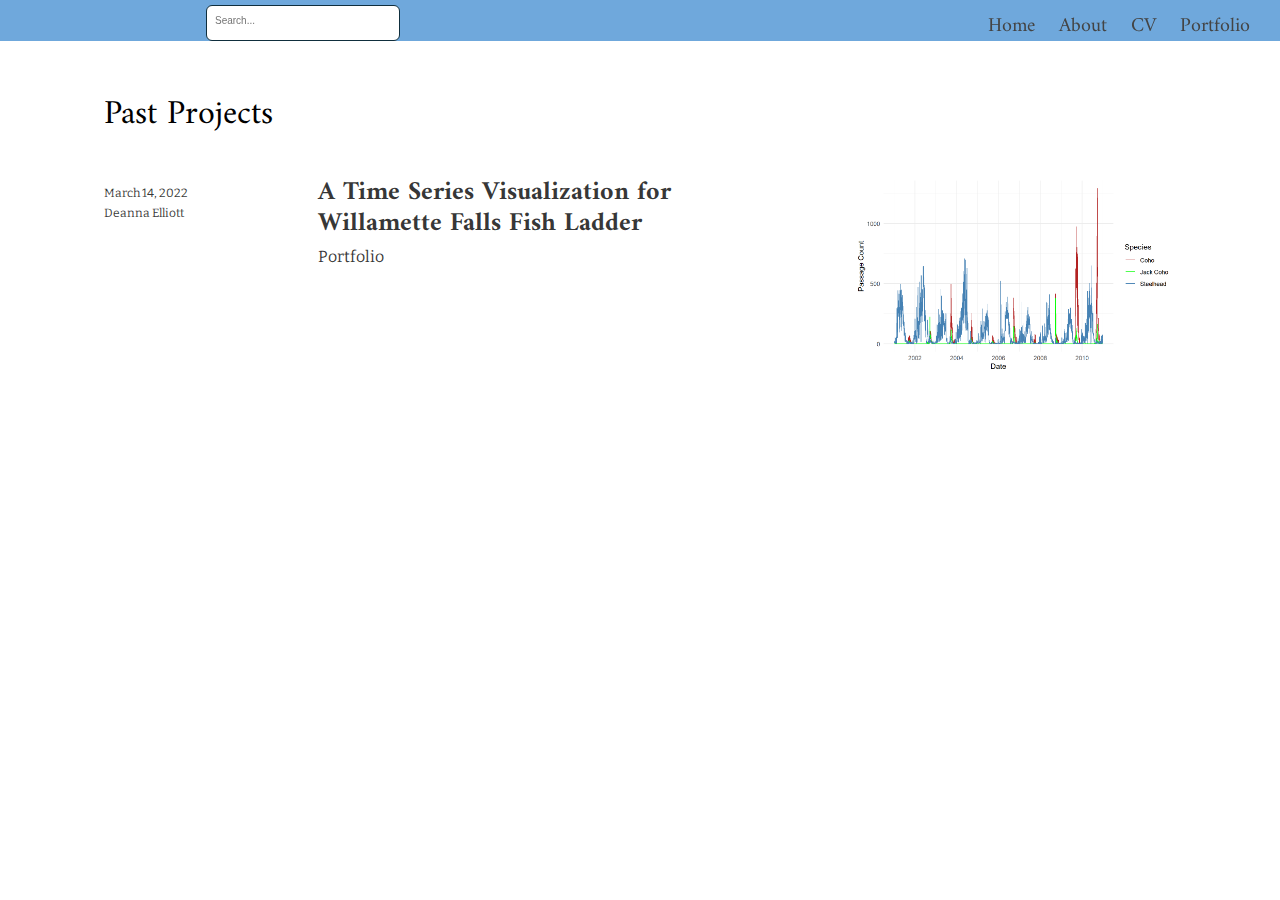
<file: docs/blog.html>
<!DOCTYPE html>

<html xmlns="http://www.w3.org/1999/xhtml" lang="" xml:lang="">

<head>
  <meta charset="utf-8"/>
  <meta name="viewport" content="width=device-width, initial-scale=1"/>
  <meta http-equiv="X-UA-Compatible" content="IE=Edge,chrome=1"/>
  <meta name="generator" content="distill" />

  <style type="text/css">
  /* Hide doc at startup (prevent jankiness while JS renders/transforms) */
  body {
    visibility: hidden;
  }
  </style>

 <!--radix_placeholder_import_source-->
 <!--/radix_placeholder_import_source-->

<style type="text/css">code{white-space: pre;}</style>
<style type="text/css" data-origin="pandoc">
pre > code.sourceCode { white-space: pre; position: relative; }
pre > code.sourceCode > span { display: inline-block; line-height: 1.25; }
pre > code.sourceCode > span:empty { height: 1.2em; }
.sourceCode { overflow: visible; }
code.sourceCode > span { color: inherit; text-decoration: inherit; }
div.sourceCode { margin: 1em 0; }
pre.sourceCode { margin: 0; }
@media screen {
div.sourceCode { overflow: auto; }
}
@media print {
pre > code.sourceCode { white-space: pre-wrap; }
pre > code.sourceCode > span { text-indent: -5em; padding-left: 5em; }
}
pre.numberSource code
  { counter-reset: source-line 0; }
pre.numberSource code > span
  { position: relative; left: -4em; counter-increment: source-line; }
pre.numberSource code > span > a:first-child::before
  { content: counter(source-line);
    position: relative; left: -1em; text-align: right; vertical-align: baseline;
    border: none; display: inline-block;
    -webkit-touch-callout: none; -webkit-user-select: none;
    -khtml-user-select: none; -moz-user-select: none;
    -ms-user-select: none; user-select: none;
    padding: 0 4px; width: 4em;
    color: #aaaaaa;
  }
pre.numberSource { margin-left: 3em; border-left: 1px solid #aaaaaa;  padding-left: 4px; }
div.sourceCode
  {   }
@media screen {
pre > code.sourceCode > span > a:first-child::before { text-decoration: underline; }
}
code span.al { color: #ad0000; } /* Alert */
code span.an { color: #5e5e5e; } /* Annotation */
code span.at { } /* Attribute */
code span.bn { color: #ad0000; } /* BaseN */
code span.bu { } /* BuiltIn */
code span.cf { color: #007ba5; } /* ControlFlow */
code span.ch { color: #20794d; } /* Char */
code span.cn { color: #8f5902; } /* Constant */
code span.co { color: #5e5e5e; } /* Comment */
code span.cv { color: #5e5e5e; font-style: italic; } /* CommentVar */
code span.do { color: #5e5e5e; font-style: italic; } /* Documentation */
code span.dt { color: #ad0000; } /* DataType */
code span.dv { color: #ad0000; } /* DecVal */
code span.er { color: #ad0000; } /* Error */
code span.ex { } /* Extension */
code span.fl { color: #ad0000; } /* Float */
code span.fu { color: #4758ab; } /* Function */
code span.im { } /* Import */
code span.in { color: #5e5e5e; } /* Information */
code span.kw { color: #007ba5; } /* Keyword */
code span.op { color: #5e5e5e; } /* Operator */
code span.ot { color: #007ba5; } /* Other */
code span.pp { color: #ad0000; } /* Preprocessor */
code span.sc { color: #5e5e5e; } /* SpecialChar */
code span.ss { color: #20794d; } /* SpecialString */
code span.st { color: #20794d; } /* String */
code span.va { color: #111111; } /* Variable */
code span.vs { color: #20794d; } /* VerbatimString */
code span.wa { color: #5e5e5e; font-style: italic; } /* Warning */
</style>


  <!--radix_placeholder_meta_tags-->
  <title>: Past Projects</title>




  <!--  https://developers.facebook.com/docs/sharing/webmasters#markup -->
  <meta property="og:title" content=": Past Projects"/>
  <meta property="og:type" content="article"/>
  <meta property="og:locale" content="en_US"/>
  <meta property="og:site_name" content=""/>

  <!--  https://dev.twitter.com/cards/types/summary -->
  <meta property="twitter:card" content="summary"/>
  <meta property="twitter:title" content=": Past Projects"/>

  <!--/radix_placeholder_meta_tags-->
  <!--radix_placeholder_rmarkdown_metadata-->

  <script type="text/json" id="radix-rmarkdown-metadata">
  {"type":"list","attributes":{"names":{"type":"character","attributes":{},"value":["title","listing"]}},"value":[{"type":"character","attributes":{},"value":["Past Projects"]},{"type":"character","attributes":{},"value":["posts"]}]}
  </script>
  <!--/radix_placeholder_rmarkdown_metadata-->
  <!--radix_placeholder_navigation_in_header-->
  <meta name="distill:offset" content=""/>

  <script type="application/javascript">

    window.headroom_prevent_pin = false;

    window.document.addEventListener("DOMContentLoaded", function (event) {

      // initialize headroom for banner
      var header = $('header').get(0);
      var headerHeight = header.offsetHeight;
      var headroom = new Headroom(header, {
        tolerance: 5,
        onPin : function() {
          if (window.headroom_prevent_pin) {
            window.headroom_prevent_pin = false;
            headroom.unpin();
          }
        }
      });
      headroom.init();
      if(window.location.hash)
        headroom.unpin();
      $(header).addClass('headroom--transition');

      // offset scroll location for banner on hash change
      // (see: https://github.com/WickyNilliams/headroom.js/issues/38)
      window.addEventListener("hashchange", function(event) {
        window.scrollTo(0, window.pageYOffset - (headerHeight + 25));
      });

      // responsive menu
      $('.distill-site-header').each(function(i, val) {
        var topnav = $(this);
        var toggle = topnav.find('.nav-toggle');
        toggle.on('click', function() {
          topnav.toggleClass('responsive');
        });
      });

      // nav dropdowns
      $('.nav-dropbtn').click(function(e) {
        $(this).next('.nav-dropdown-content').toggleClass('nav-dropdown-active');
        $(this).parent().siblings('.nav-dropdown')
           .children('.nav-dropdown-content').removeClass('nav-dropdown-active');
      });
      $("body").click(function(e){
        $('.nav-dropdown-content').removeClass('nav-dropdown-active');
      });
      $(".nav-dropdown").click(function(e){
        e.stopPropagation();
      });
    });
  </script>

  <style type="text/css">

  /* Theme (user-documented overrideables for nav appearance) */

  .distill-site-nav {
    color: rgba(255, 255, 255, 0.8);
    background-color: #0F2E3D;
    font-size: 15px;
    font-weight: 300;
  }

  .distill-site-nav a {
    color: inherit;
    text-decoration: none;
  }

  .distill-site-nav a:hover {
    color: white;
  }

  @media print {
    .distill-site-nav {
      display: none;
    }
  }

  .distill-site-header {

  }

  .distill-site-footer {

  }


  /* Site Header */

  .distill-site-header {
    width: 100%;
    box-sizing: border-box;
    z-index: 3;
  }

  .distill-site-header .nav-left {
    display: inline-block;
    margin-left: 8px;
  }

  @media screen and (max-width: 768px) {
    .distill-site-header .nav-left {
      margin-left: 0;
    }
  }


  .distill-site-header .nav-right {
    float: right;
    margin-right: 8px;
  }

  .distill-site-header a,
  .distill-site-header .title {
    display: inline-block;
    text-align: center;
    padding: 14px 10px 14px 10px;
  }

  .distill-site-header .title {
    font-size: 18px;
    min-width: 150px;
  }

  .distill-site-header .logo {
    padding: 0;
  }

  .distill-site-header .logo img {
    display: none;
    max-height: 20px;
    width: auto;
    margin-bottom: -4px;
  }

  .distill-site-header .nav-image img {
    max-height: 18px;
    width: auto;
    display: inline-block;
    margin-bottom: -3px;
  }



  @media screen and (min-width: 1000px) {
    .distill-site-header .logo img {
      display: inline-block;
    }
    .distill-site-header .nav-left {
      margin-left: 20px;
    }
    .distill-site-header .nav-right {
      margin-right: 20px;
    }
    .distill-site-header .title {
      padding-left: 12px;
    }
  }


  .distill-site-header .nav-toggle {
    display: none;
  }

  .nav-dropdown {
    display: inline-block;
    position: relative;
  }

  .nav-dropdown .nav-dropbtn {
    border: none;
    outline: none;
    color: rgba(255, 255, 255, 0.8);
    padding: 16px 10px;
    background-color: transparent;
    font-family: inherit;
    font-size: inherit;
    font-weight: inherit;
    margin: 0;
    margin-top: 1px;
    z-index: 2;
  }

  .nav-dropdown-content {
    display: none;
    position: absolute;
    background-color: white;
    min-width: 200px;
    border: 1px solid rgba(0,0,0,0.15);
    border-radius: 4px;
    box-shadow: 0px 8px 16px 0px rgba(0,0,0,0.1);
    z-index: 1;
    margin-top: 2px;
    white-space: nowrap;
    padding-top: 4px;
    padding-bottom: 4px;
  }

  .nav-dropdown-content hr {
    margin-top: 4px;
    margin-bottom: 4px;
    border: none;
    border-bottom: 1px solid rgba(0, 0, 0, 0.1);
  }

  .nav-dropdown-active {
    display: block;
  }

  .nav-dropdown-content a, .nav-dropdown-content .nav-dropdown-header {
    color: black;
    padding: 6px 24px;
    text-decoration: none;
    display: block;
    text-align: left;
  }

  .nav-dropdown-content .nav-dropdown-header {
    display: block;
    padding: 5px 24px;
    padding-bottom: 0;
    text-transform: uppercase;
    font-size: 14px;
    color: #999999;
    white-space: nowrap;
  }

  .nav-dropdown:hover .nav-dropbtn {
    color: white;
  }

  .nav-dropdown-content a:hover {
    background-color: #ddd;
    color: black;
  }

  .nav-right .nav-dropdown-content {
    margin-left: -45%;
    right: 0;
  }

  @media screen and (max-width: 768px) {
    .distill-site-header a, .distill-site-header .nav-dropdown  {display: none;}
    .distill-site-header a.nav-toggle {
      float: right;
      display: block;
    }
    .distill-site-header .title {
      margin-left: 0;
    }
    .distill-site-header .nav-right {
      margin-right: 0;
    }
    .distill-site-header {
      overflow: hidden;
    }
    .nav-right .nav-dropdown-content {
      margin-left: 0;
    }
  }


  @media screen and (max-width: 768px) {
    .distill-site-header.responsive {position: relative; min-height: 500px; }
    .distill-site-header.responsive a.nav-toggle {
      position: absolute;
      right: 0;
      top: 0;
    }
    .distill-site-header.responsive a,
    .distill-site-header.responsive .nav-dropdown {
      display: block;
      text-align: left;
    }
    .distill-site-header.responsive .nav-left,
    .distill-site-header.responsive .nav-right {
      width: 100%;
    }
    .distill-site-header.responsive .nav-dropdown {float: none;}
    .distill-site-header.responsive .nav-dropdown-content {position: relative;}
    .distill-site-header.responsive .nav-dropdown .nav-dropbtn {
      display: block;
      width: 100%;
      text-align: left;
    }
  }

  /* Site Footer */

  .distill-site-footer {
    width: 100%;
    overflow: hidden;
    box-sizing: border-box;
    z-index: 3;
    margin-top: 30px;
    padding-top: 30px;
    padding-bottom: 30px;
    text-align: center;
  }

  /* Headroom */

  d-title {
    padding-top: 6rem;
  }

  @media print {
    d-title {
      padding-top: 4rem;
    }
  }

  .headroom {
    z-index: 1000;
    position: fixed;
    top: 0;
    left: 0;
    right: 0;
  }

  .headroom--transition {
    transition: all .4s ease-in-out;
  }

  .headroom--unpinned {
    top: -100px;
  }

  .headroom--pinned {
    top: 0;
  }

  /* adjust viewport for navbar height */
  /* helps vertically center bootstrap (non-distill) content */
  .min-vh-100 {
    min-height: calc(100vh - 100px) !important;
  }

  </style>

  <script src="site_libs/jquery-3.6.0/jquery-3.6.0.min.js"></script>
  <link href="site_libs/font-awesome-5.1.0/css/all.css" rel="stylesheet"/>
  <link href="site_libs/font-awesome-5.1.0/css/v4-shims.css" rel="stylesheet"/>
  <script src="site_libs/headroom-0.9.4/headroom.min.js"></script>
  <script src="site_libs/autocomplete-0.37.1/autocomplete.min.js"></script>
  <script src="site_libs/fuse-6.4.1/fuse.min.js"></script>

  <script type="application/javascript">

  function getMeta(metaName) {
    var metas = document.getElementsByTagName('meta');
    for (let i = 0; i < metas.length; i++) {
      if (metas[i].getAttribute('name') === metaName) {
        return metas[i].getAttribute('content');
      }
    }
    return '';
  }

  function offsetURL(url) {
    var offset = getMeta('distill:offset');
    return offset ? offset + '/' + url : url;
  }

  function createFuseIndex() {

    // create fuse index
    var options = {
      keys: [
        { name: 'title', weight: 20 },
        { name: 'categories', weight: 15 },
        { name: 'description', weight: 10 },
        { name: 'contents', weight: 5 },
      ],
      ignoreLocation: true,
      threshold: 0
    };
    var fuse = new window.Fuse([], options);

    // fetch the main search.json
    return fetch(offsetURL('search.json'))
      .then(function(response) {
        if (response.status == 200) {
          return response.json().then(function(json) {
            // index main articles
            json.articles.forEach(function(article) {
              fuse.add(article);
            });
            // download collections and index their articles
            return Promise.all(json.collections.map(function(collection) {
              return fetch(offsetURL(collection)).then(function(response) {
                if (response.status === 200) {
                  return response.json().then(function(articles) {
                    articles.forEach(function(article) {
                      fuse.add(article);
                    });
                  })
                } else {
                  return Promise.reject(
                    new Error('Unexpected status from search index request: ' +
                              response.status)
                  );
                }
              });
            })).then(function() {
              return fuse;
            });
          });

        } else {
          return Promise.reject(
            new Error('Unexpected status from search index request: ' +
                        response.status)
          );
        }
      });
  }

  window.document.addEventListener("DOMContentLoaded", function (event) {

    // get search element (bail if we don't have one)
    var searchEl = window.document.getElementById('distill-search');
    if (!searchEl)
      return;

    createFuseIndex()
      .then(function(fuse) {

        // make search box visible
        searchEl.classList.remove('hidden');

        // initialize autocomplete
        var options = {
          autoselect: true,
          hint: false,
          minLength: 2,
        };
        window.autocomplete(searchEl, options, [{
          source: function(query, callback) {
            const searchOptions = {
              isCaseSensitive: false,
              shouldSort: true,
              minMatchCharLength: 2,
              limit: 10,
            };
            var results = fuse.search(query, searchOptions);
            callback(results
              .map(function(result) { return result.item; })
            );
          },
          templates: {
            suggestion: function(suggestion) {
              var img = suggestion.preview && Object.keys(suggestion.preview).length > 0
                ? `<img src="${offsetURL(suggestion.preview)}"</img>`
                : '';
              var html = `
                <div class="search-item">
                  <h3>${suggestion.title}</h3>
                  <div class="search-item-description">
                    ${suggestion.description || ''}
                  </div>
                  <div class="search-item-preview">
                    ${img}
                  </div>
                </div>
              `;
              return html;
            }
          }
        }]).on('autocomplete:selected', function(event, suggestion) {
          window.location.href = offsetURL(suggestion.path);
        });
        // remove inline display style on autocompleter (we want to
        // manage responsive display via css)
        $('.algolia-autocomplete').css("display", "");
      })
      .catch(function(error) {
        console.log(error);
      });

  });

  </script>

  <style type="text/css">

  .nav-search {
    font-size: x-small;
  }

  /* Algolioa Autocomplete */

  .algolia-autocomplete {
    display: inline-block;
    margin-left: 10px;
    vertical-align: sub;
    background-color: white;
    color: black;
    padding: 6px;
    padding-top: 8px;
    padding-bottom: 0;
    border-radius: 6px;
    border: 1px #0F2E3D solid;
    width: 180px;
  }


  @media screen and (max-width: 768px) {
    .distill-site-nav .algolia-autocomplete {
      display: none;
      visibility: hidden;
    }
    .distill-site-nav.responsive .algolia-autocomplete {
      display: inline-block;
      visibility: visible;
    }
    .distill-site-nav.responsive .algolia-autocomplete .aa-dropdown-menu {
      margin-left: 0;
      width: 400px;
      max-height: 400px;
    }
  }

  .algolia-autocomplete .aa-input, .algolia-autocomplete .aa-hint {
    width: 90%;
    outline: none;
    border: none;
  }

  .algolia-autocomplete .aa-hint {
    color: #999;
  }
  .algolia-autocomplete .aa-dropdown-menu {
    width: 550px;
    max-height: 70vh;
    overflow-x: visible;
    overflow-y: scroll;
    padding: 5px;
    margin-top: 3px;
    margin-left: -150px;
    background-color: #fff;
    border-radius: 5px;
    border: 1px solid #999;
    border-top: none;
  }

  .algolia-autocomplete .aa-dropdown-menu .aa-suggestion {
    cursor: pointer;
    padding: 5px 4px;
    border-bottom: 1px solid #eee;
  }

  .algolia-autocomplete .aa-dropdown-menu .aa-suggestion:last-of-type {
    border-bottom: none;
    margin-bottom: 2px;
  }

  .algolia-autocomplete .aa-dropdown-menu .aa-suggestion .search-item {
    overflow: hidden;
    font-size: 0.8em;
    line-height: 1.4em;
  }

  .algolia-autocomplete .aa-dropdown-menu .aa-suggestion .search-item h3 {
    font-size: 1rem;
    margin-block-start: 0;
    margin-block-end: 5px;
  }

  .algolia-autocomplete .aa-dropdown-menu .aa-suggestion .search-item-description {
    display: inline-block;
    overflow: hidden;
    height: 2.8em;
    width: 80%;
    margin-right: 4%;
  }

  .algolia-autocomplete .aa-dropdown-menu .aa-suggestion .search-item-preview {
    display: inline-block;
    width: 15%;
  }

  .algolia-autocomplete .aa-dropdown-menu .aa-suggestion .search-item-preview img {
    height: 3em;
    width: auto;
    display: none;
  }

  .algolia-autocomplete .aa-dropdown-menu .aa-suggestion .search-item-preview img[src] {
    display: initial;
  }

  .algolia-autocomplete .aa-dropdown-menu .aa-suggestion.aa-cursor {
    background-color: #eee;
  }
  .algolia-autocomplete .aa-dropdown-menu .aa-suggestion em {
    font-weight: bold;
    font-style: normal;
  }

  </style>


  <!--/radix_placeholder_navigation_in_header-->
  <!--radix_placeholder_distill-->

  <style type="text/css">

  body {
    background-color: white;
  }

  .pandoc-table {
    width: 100%;
  }

  .pandoc-table>caption {
    margin-bottom: 10px;
  }

  .pandoc-table th:not([align]) {
    text-align: left;
  }

  .pagedtable-footer {
    font-size: 15px;
  }

  d-byline .byline {
    grid-template-columns: 2fr 2fr;
  }

  d-byline .byline h3 {
    margin-block-start: 1.5em;
  }

  d-byline .byline .authors-affiliations h3 {
    margin-block-start: 0.5em;
  }

  .authors-affiliations .orcid-id {
    width: 16px;
    height:16px;
    margin-left: 4px;
    margin-right: 4px;
    vertical-align: middle;
    padding-bottom: 2px;
  }

  d-title .dt-tags {
    margin-top: 1em;
    grid-column: text;
  }

  .dt-tags .dt-tag {
    text-decoration: none;
    display: inline-block;
    color: rgba(0,0,0,0.6);
    padding: 0em 0.4em;
    margin-right: 0.5em;
    margin-bottom: 0.4em;
    font-size: 70%;
    border: 1px solid rgba(0,0,0,0.2);
    border-radius: 3px;
    text-transform: uppercase;
    font-weight: 500;
  }

  d-article table.gt_table td,
  d-article table.gt_table th {
    border-bottom: none;
  }

  .html-widget {
    margin-bottom: 2.0em;
  }

  .l-screen-inset {
    padding-right: 16px;
  }

  .l-screen .caption {
    margin-left: 10px;
  }

  .shaded {
    background: rgb(247, 247, 247);
    padding-top: 20px;
    padding-bottom: 20px;
    border-top: 1px solid rgba(0, 0, 0, 0.1);
    border-bottom: 1px solid rgba(0, 0, 0, 0.1);
  }

  .shaded .html-widget {
    margin-bottom: 0;
    border: 1px solid rgba(0, 0, 0, 0.1);
  }

  .shaded .shaded-content {
    background: white;
  }

  .text-output {
    margin-top: 0;
    line-height: 1.5em;
  }

  .hidden {
    display: none !important;
  }

  d-article {
    padding-top: 2.5rem;
    padding-bottom: 30px;
  }

  d-appendix {
    padding-top: 30px;
  }

  d-article>p>img {
    width: 100%;
  }

  d-article h2 {
    margin: 1rem 0 1.5rem 0;
  }

  d-article h3 {
    margin-top: 1.5rem;
  }

  d-article iframe {
    border: 1px solid rgba(0, 0, 0, 0.1);
    margin-bottom: 2.0em;
    width: 100%;
  }

  /* Tweak code blocks */

  d-article div.sourceCode code,
  d-article pre code {
    font-family: Consolas, Monaco, 'Andale Mono', 'Ubuntu Mono', monospace;
  }

  d-article pre,
  d-article div.sourceCode,
  d-article div.sourceCode pre {
    overflow: auto;
  }

  d-article div.sourceCode {
    background-color: white;
  }

  d-article div.sourceCode pre {
    padding-left: 10px;
    font-size: 12px;
    border-left: 2px solid rgba(0,0,0,0.1);
  }

  d-article pre {
    font-size: 12px;
    color: black;
    background: none;
    margin-top: 0;
    text-align: left;
    white-space: pre;
    word-spacing: normal;
    word-break: normal;
    word-wrap: normal;
    line-height: 1.5;

    -moz-tab-size: 4;
    -o-tab-size: 4;
    tab-size: 4;

    -webkit-hyphens: none;
    -moz-hyphens: none;
    -ms-hyphens: none;
    hyphens: none;
  }

  d-article pre a {
    border-bottom: none;
  }

  d-article pre a:hover {
    border-bottom: none;
    text-decoration: underline;
  }

  d-article details {
    grid-column: text;
    margin-bottom: 0.8em;
  }

  @media(min-width: 768px) {

  d-article pre,
  d-article div.sourceCode,
  d-article div.sourceCode pre {
    overflow: visible !important;
  }

  d-article div.sourceCode pre {
    padding-left: 18px;
    font-size: 14px;
  }

  d-article pre {
    font-size: 14px;
  }

  }

  figure img.external {
    background: white;
    border: 1px solid rgba(0, 0, 0, 0.1);
    box-shadow: 0 1px 8px rgba(0, 0, 0, 0.1);
    padding: 18px;
    box-sizing: border-box;
  }

  /* CSS for d-contents */

  .d-contents {
    grid-column: text;
    color: rgba(0,0,0,0.8);
    font-size: 0.9em;
    padding-bottom: 1em;
    margin-bottom: 1em;
    padding-bottom: 0.5em;
    margin-bottom: 1em;
    padding-left: 0.25em;
    justify-self: start;
  }

  @media(min-width: 1000px) {
    .d-contents.d-contents-float {
      height: 0;
      grid-column-start: 1;
      grid-column-end: 4;
      justify-self: center;
      padding-right: 3em;
      padding-left: 2em;
    }
  }

  .d-contents nav h3 {
    font-size: 18px;
    margin-top: 0;
    margin-bottom: 1em;
  }

  .d-contents li {
    list-style-type: none
  }

  .d-contents nav > ul {
    padding-left: 0;
  }

  .d-contents ul {
    padding-left: 1em
  }

  .d-contents nav ul li {
    margin-top: 0.6em;
    margin-bottom: 0.2em;
  }

  .d-contents nav a {
    font-size: 13px;
    border-bottom: none;
    text-decoration: none
    color: rgba(0, 0, 0, 0.8);
  }

  .d-contents nav a:hover {
    text-decoration: underline solid rgba(0, 0, 0, 0.6)
  }

  .d-contents nav > ul > li > a {
    font-weight: 600;
  }

  .d-contents nav > ul > li > ul {
    font-weight: inherit;
  }

  .d-contents nav > ul > li > ul > li {
    margin-top: 0.2em;
  }


  .d-contents nav ul {
    margin-top: 0;
    margin-bottom: 0.25em;
  }

  .d-article-with-toc h2:nth-child(2) {
    margin-top: 0;
  }


  /* Figure */

  .figure {
    position: relative;
    margin-bottom: 2.5em;
    margin-top: 1.5em;
  }

  .figure img {
    width: 100%;
  }

  .figure .caption {
    color: rgba(0, 0, 0, 0.6);
    font-size: 12px;
    line-height: 1.5em;
  }

  .figure img.external {
    background: white;
    border: 1px solid rgba(0, 0, 0, 0.1);
    box-shadow: 0 1px 8px rgba(0, 0, 0, 0.1);
    padding: 18px;
    box-sizing: border-box;
  }

  .figure .caption a {
    color: rgba(0, 0, 0, 0.6);
  }

  .figure .caption b,
  .figure .caption strong, {
    font-weight: 600;
    color: rgba(0, 0, 0, 1.0);
  }

  /* Citations */

  d-article .citation {
    color: inherit;
    cursor: inherit;
  }

  div.hanging-indent{
    margin-left: 1em; text-indent: -1em;
  }

  /* Citation hover box */

  .tippy-box[data-theme~=light-border] {
    background-color: rgba(250, 250, 250, 0.95);
  }

  .tippy-content > p {
    margin-bottom: 0;
    padding: 2px;
  }


  /* Tweak 1000px media break to show more text */

  @media(min-width: 1000px) {
    .base-grid,
    distill-header,
    d-title,
    d-abstract,
    d-article,
    d-appendix,
    distill-appendix,
    d-byline,
    d-footnote-list,
    d-citation-list,
    distill-footer {
      grid-template-columns: [screen-start] 1fr [page-start kicker-start] 80px [middle-start] 50px [text-start kicker-end] 65px 65px 65px 65px 65px 65px 65px 65px [text-end gutter-start] 65px [middle-end] 65px [page-end gutter-end] 1fr [screen-end];
      grid-column-gap: 16px;
    }

    .grid {
      grid-column-gap: 16px;
    }

    d-article {
      font-size: 1.06rem;
      line-height: 1.7em;
    }
    figure .caption, .figure .caption, figure figcaption {
      font-size: 13px;
    }
  }

  @media(min-width: 1180px) {
    .base-grid,
    distill-header,
    d-title,
    d-abstract,
    d-article,
    d-appendix,
    distill-appendix,
    d-byline,
    d-footnote-list,
    d-citation-list,
    distill-footer {
      grid-template-columns: [screen-start] 1fr [page-start kicker-start] 60px [middle-start] 60px [text-start kicker-end] 60px 60px 60px 60px 60px 60px 60px 60px [text-end gutter-start] 60px [middle-end] 60px [page-end gutter-end] 1fr [screen-end];
      grid-column-gap: 32px;
    }

    .grid {
      grid-column-gap: 32px;
    }
  }


  /* Get the citation styles for the appendix (not auto-injected on render since
     we do our own rendering of the citation appendix) */

  d-appendix .citation-appendix,
  .d-appendix .citation-appendix {
    font-size: 11px;
    line-height: 15px;
    border-left: 1px solid rgba(0, 0, 0, 0.1);
    padding-left: 18px;
    border: 1px solid rgba(0,0,0,0.1);
    background: rgba(0, 0, 0, 0.02);
    padding: 10px 18px;
    border-radius: 3px;
    color: rgba(150, 150, 150, 1);
    overflow: hidden;
    margin-top: -12px;
    white-space: pre-wrap;
    word-wrap: break-word;
  }

  /* Include appendix styles here so they can be overridden */

  d-appendix {
    contain: layout style;
    font-size: 0.8em;
    line-height: 1.7em;
    margin-top: 60px;
    margin-bottom: 0;
    border-top: 1px solid rgba(0, 0, 0, 0.1);
    color: rgba(0,0,0,0.5);
    padding-top: 60px;
    padding-bottom: 48px;
  }

  d-appendix h3 {
    grid-column: page-start / text-start;
    font-size: 15px;
    font-weight: 500;
    margin-top: 1em;
    margin-bottom: 0;
    color: rgba(0,0,0,0.65);
  }

  d-appendix h3 + * {
    margin-top: 1em;
  }

  d-appendix ol {
    padding: 0 0 0 15px;
  }

  @media (min-width: 768px) {
    d-appendix ol {
      padding: 0 0 0 30px;
      margin-left: -30px;
    }
  }

  d-appendix li {
    margin-bottom: 1em;
  }

  d-appendix a {
    color: rgba(0, 0, 0, 0.6);
  }

  d-appendix > * {
    grid-column: text;
  }

  d-appendix > d-footnote-list,
  d-appendix > d-citation-list,
  d-appendix > distill-appendix {
    grid-column: screen;
  }

  /* Include footnote styles here so they can be overridden */

  d-footnote-list {
    contain: layout style;
  }

  d-footnote-list > * {
    grid-column: text;
  }

  d-footnote-list a.footnote-backlink {
    color: rgba(0,0,0,0.3);
    padding-left: 0.5em;
  }



  /* Anchor.js */

  .anchorjs-link {
    /*transition: all .25s linear; */
    text-decoration: none;
    border-bottom: none;
  }
  *:hover > .anchorjs-link {
    margin-left: -1.125em !important;
    text-decoration: none;
    border-bottom: none;
  }

  /* Social footer */

  .social_footer {
    margin-top: 30px;
    margin-bottom: 0;
    color: rgba(0,0,0,0.67);
  }

  .disqus-comments {
    margin-right: 30px;
  }

  .disqus-comment-count {
    border-bottom: 1px solid rgba(0, 0, 0, 0.4);
    cursor: pointer;
  }

  #disqus_thread {
    margin-top: 30px;
  }

  .article-sharing a {
    border-bottom: none;
    margin-right: 8px;
  }

  .article-sharing a:hover {
    border-bottom: none;
  }

  .sidebar-section.subscribe {
    font-size: 12px;
    line-height: 1.6em;
  }

  .subscribe p {
    margin-bottom: 0.5em;
  }


  .article-footer .subscribe {
    font-size: 15px;
    margin-top: 45px;
  }


  .sidebar-section.custom {
    font-size: 12px;
    line-height: 1.6em;
  }

  .custom p {
    margin-bottom: 0.5em;
  }

  /* Styles for listing layout (hide title) */
  .layout-listing d-title, .layout-listing .d-title {
    display: none;
  }

  /* Styles for posts lists (not auto-injected) */


  .posts-with-sidebar {
    padding-left: 45px;
    padding-right: 45px;
  }

  .posts-list .description h2,
  .posts-list .description p {
    font-family: -apple-system, BlinkMacSystemFont, "Segoe UI", Roboto, Oxygen, Ubuntu, Cantarell, "Fira Sans", "Droid Sans", "Helvetica Neue", Arial, sans-serif;
  }

  .posts-list .description h2 {
    font-weight: 700;
    border-bottom: none;
    padding-bottom: 0;
  }

  .posts-list h2.post-tag {
    border-bottom: 1px solid rgba(0, 0, 0, 0.2);
    padding-bottom: 12px;
  }
  .posts-list {
    margin-top: 60px;
    margin-bottom: 24px;
  }

  .posts-list .post-preview {
    text-decoration: none;
    overflow: hidden;
    display: block;
    border-bottom: 1px solid rgba(0, 0, 0, 0.1);
    padding: 24px 0;
  }

  .post-preview-last {
    border-bottom: none !important;
  }

  .posts-list .posts-list-caption {
    grid-column: screen;
    font-weight: 400;
  }

  .posts-list .post-preview h2 {
    margin: 0 0 6px 0;
    line-height: 1.2em;
    font-style: normal;
    font-size: 24px;
  }

  .posts-list .post-preview p {
    margin: 0 0 12px 0;
    line-height: 1.4em;
    font-size: 16px;
  }

  .posts-list .post-preview .thumbnail {
    box-sizing: border-box;
    margin-bottom: 24px;
    position: relative;
    max-width: 500px;
  }
  .posts-list .post-preview img {
    width: 100%;
    display: block;
  }

  .posts-list .metadata {
    font-size: 12px;
    line-height: 1.4em;
    margin-bottom: 18px;
  }

  .posts-list .metadata > * {
    display: inline-block;
  }

  .posts-list .metadata .publishedDate {
    margin-right: 2em;
  }

  .posts-list .metadata .dt-authors {
    display: block;
    margin-top: 0.3em;
    margin-right: 2em;
  }

  .posts-list .dt-tags {
    display: block;
    line-height: 1em;
  }

  .posts-list .dt-tags .dt-tag {
    display: inline-block;
    color: rgba(0,0,0,0.6);
    padding: 0.3em 0.4em;
    margin-right: 0.2em;
    margin-bottom: 0.4em;
    font-size: 60%;
    border: 1px solid rgba(0,0,0,0.2);
    border-radius: 3px;
    text-transform: uppercase;
    font-weight: 500;
  }

  .posts-list img {
    opacity: 1;
  }

  .posts-list img[data-src] {
    opacity: 0;
  }

  .posts-more {
    clear: both;
  }


  .posts-sidebar {
    font-size: 16px;
  }

  .posts-sidebar h3 {
    font-size: 16px;
    margin-top: 0;
    margin-bottom: 0.5em;
    font-weight: 400;
    text-transform: uppercase;
  }

  .sidebar-section {
    margin-bottom: 30px;
  }

  .categories ul {
    list-style-type: none;
    margin: 0;
    padding: 0;
  }

  .categories li {
    color: rgba(0, 0, 0, 0.8);
    margin-bottom: 0;
  }

  .categories li>a {
    border-bottom: none;
  }

  .categories li>a:hover {
    border-bottom: 1px solid rgba(0, 0, 0, 0.4);
  }

  .categories .active {
    font-weight: 600;
  }

  .categories .category-count {
    color: rgba(0, 0, 0, 0.4);
  }


  @media(min-width: 768px) {
    .posts-list .post-preview h2 {
      font-size: 26px;
    }
    .posts-list .post-preview .thumbnail {
      float: right;
      width: 30%;
      margin-bottom: 0;
    }
    .posts-list .post-preview .description {
      float: left;
      width: 45%;
    }
    .posts-list .post-preview .metadata {
      float: left;
      width: 20%;
      margin-top: 8px;
    }
    .posts-list .post-preview p {
      margin: 0 0 12px 0;
      line-height: 1.5em;
      font-size: 16px;
    }
    .posts-with-sidebar .posts-list {
      float: left;
      width: 75%;
    }
    .posts-with-sidebar .posts-sidebar {
      float: right;
      width: 20%;
      margin-top: 60px;
      padding-top: 24px;
      padding-bottom: 24px;
    }
  }


  /* Improve display for browsers without grid (IE/Edge <= 15) */

  .downlevel {
    line-height: 1.6em;
    font-family: -apple-system, BlinkMacSystemFont, "Segoe UI", Roboto, Oxygen, Ubuntu, Cantarell, "Fira Sans", "Droid Sans", "Helvetica Neue", Arial, sans-serif;
    margin: 0;
  }

  .downlevel .d-title {
    padding-top: 6rem;
    padding-bottom: 1.5rem;
  }

  .downlevel .d-title h1 {
    font-size: 50px;
    font-weight: 700;
    line-height: 1.1em;
    margin: 0 0 0.5rem;
  }

  .downlevel .d-title p {
    font-weight: 300;
    font-size: 1.2rem;
    line-height: 1.55em;
    margin-top: 0;
  }

  .downlevel .d-byline {
    padding-top: 0.8em;
    padding-bottom: 0.8em;
    font-size: 0.8rem;
    line-height: 1.8em;
  }

  .downlevel .section-separator {
    border: none;
    border-top: 1px solid rgba(0, 0, 0, 0.1);
  }

  .downlevel .d-article {
    font-size: 1.06rem;
    line-height: 1.7em;
    padding-top: 1rem;
    padding-bottom: 2rem;
  }


  .downlevel .d-appendix {
    padding-left: 0;
    padding-right: 0;
    max-width: none;
    font-size: 0.8em;
    line-height: 1.7em;
    margin-bottom: 0;
    color: rgba(0,0,0,0.5);
    padding-top: 40px;
    padding-bottom: 48px;
  }

  .downlevel .footnotes ol {
    padding-left: 13px;
  }

  .downlevel .base-grid,
  .downlevel .distill-header,
  .downlevel .d-title,
  .downlevel .d-abstract,
  .downlevel .d-article,
  .downlevel .d-appendix,
  .downlevel .distill-appendix,
  .downlevel .d-byline,
  .downlevel .d-footnote-list,
  .downlevel .d-citation-list,
  .downlevel .distill-footer,
  .downlevel .appendix-bottom,
  .downlevel .posts-container {
    padding-left: 40px;
    padding-right: 40px;
  }

  @media(min-width: 768px) {
    .downlevel .base-grid,
    .downlevel .distill-header,
    .downlevel .d-title,
    .downlevel .d-abstract,
    .downlevel .d-article,
    .downlevel .d-appendix,
    .downlevel .distill-appendix,
    .downlevel .d-byline,
    .downlevel .d-footnote-list,
    .downlevel .d-citation-list,
    .downlevel .distill-footer,
    .downlevel .appendix-bottom,
    .downlevel .posts-container {
    padding-left: 150px;
    padding-right: 150px;
    max-width: 900px;
  }
  }

  .downlevel pre code {
    display: block;
    border-left: 2px solid rgba(0, 0, 0, .1);
    padding: 0 0 0 20px;
    font-size: 14px;
  }

  .downlevel code, .downlevel pre {
    color: black;
    background: none;
    font-family: Consolas, Monaco, 'Andale Mono', 'Ubuntu Mono', monospace;
    text-align: left;
    white-space: pre;
    word-spacing: normal;
    word-break: normal;
    word-wrap: normal;
    line-height: 1.5;

    -moz-tab-size: 4;
    -o-tab-size: 4;
    tab-size: 4;

    -webkit-hyphens: none;
    -moz-hyphens: none;
    -ms-hyphens: none;
    hyphens: none;
  }

  .downlevel .posts-list .post-preview {
    color: inherit;
  }



  </style>

  <script type="application/javascript">

  function is_downlevel_browser() {
    if (bowser.isUnsupportedBrowser({ msie: "12", msedge: "16"},
                                   window.navigator.userAgent)) {
      return true;
    } else {
      return window.load_distill_framework === undefined;
    }
  }

  // show body when load is complete
  function on_load_complete() {

    // add anchors
    if (window.anchors) {
      window.anchors.options.placement = 'left';
      window.anchors.add('d-article > h2, d-article > h3, d-article > h4, d-article > h5');
    }


    // set body to visible
    document.body.style.visibility = 'visible';

    // force redraw for leaflet widgets
    if (window.HTMLWidgets) {
      var maps = window.HTMLWidgets.findAll(".leaflet");
      $.each(maps, function(i, el) {
        var map = this.getMap();
        map.invalidateSize();
        map.eachLayer(function(layer) {
          if (layer instanceof L.TileLayer)
            layer.redraw();
        });
      });
    }

    // trigger 'shown' so htmlwidgets resize
    $('d-article').trigger('shown');
  }

  function init_distill() {

    init_common();

    // create front matter
    var front_matter = $('<d-front-matter></d-front-matter>');
    $('#distill-front-matter').wrap(front_matter);

    // create d-title
    $('.d-title').changeElementType('d-title');

    // create d-byline
    var byline = $('<d-byline></d-byline>');
    $('.d-byline').replaceWith(byline);

    // create d-article
    var article = $('<d-article></d-article>');
    $('.d-article').wrap(article).children().unwrap();

    // move posts container into article
    $('.posts-container').appendTo($('d-article'));

    // create d-appendix
    $('.d-appendix').changeElementType('d-appendix');

    // flag indicating that we have appendix items
    var appendix = $('.appendix-bottom').children('h3').length > 0;

    // replace footnotes with <d-footnote>
    $('.footnote-ref').each(function(i, val) {
      appendix = true;
      var href = $(this).attr('href');
      var id = href.replace('#', '');
      var fn = $('#' + id);
      var fn_p = $('#' + id + '>p');
      fn_p.find('.footnote-back').remove();
      var text = fn_p.html();
      var dtfn = $('<d-footnote></d-footnote>');
      dtfn.html(text);
      $(this).replaceWith(dtfn);
    });
    // remove footnotes
    $('.footnotes').remove();

    // move refs into #references-listing
    $('#references-listing').replaceWith($('#refs'));

    $('h1.appendix, h2.appendix').each(function(i, val) {
      $(this).changeElementType('h3');
    });
    $('h3.appendix').each(function(i, val) {
      var id = $(this).attr('id');
      $('.d-contents a[href="#' + id + '"]').parent().remove();
      appendix = true;
      $(this).nextUntil($('h1, h2, h3')).addBack().appendTo($('d-appendix'));
    });

    // show d-appendix if we have appendix content
    $("d-appendix").css('display', appendix ? 'grid' : 'none');

    // localize layout chunks to just output
    $('.layout-chunk').each(function(i, val) {

      // capture layout
      var layout = $(this).attr('data-layout');

      // apply layout to markdown level block elements
      var elements = $(this).children().not('details, div.sourceCode, pre, script');
      elements.each(function(i, el) {
        var layout_div = $('<div class="' + layout + '"></div>');
        if (layout_div.hasClass('shaded')) {
          var shaded_content = $('<div class="shaded-content"></div>');
          $(this).wrap(shaded_content);
          $(this).parent().wrap(layout_div);
        } else {
          $(this).wrap(layout_div);
        }
      });


      // unwrap the layout-chunk div
      $(this).children().unwrap();
    });

    // remove code block used to force  highlighting css
    $('.distill-force-highlighting-css').parent().remove();

    // remove empty line numbers inserted by pandoc when using a
    // custom syntax highlighting theme
    $('code.sourceCode a:empty').remove();

    // load distill framework
    load_distill_framework();

    // wait for window.distillRunlevel == 4 to do post processing
    function distill_post_process() {

      if (!window.distillRunlevel || window.distillRunlevel < 4)
        return;

      // hide author/affiliations entirely if we have no authors
      var front_matter = JSON.parse($("#distill-front-matter").html());
      var have_authors = front_matter.authors && front_matter.authors.length > 0;
      if (!have_authors)
        $('d-byline').addClass('hidden');

      // article with toc class
      $('.d-contents').parent().addClass('d-article-with-toc');

      // strip links that point to #
      $('.authors-affiliations').find('a[href="#"]').removeAttr('href');

      // add orcid ids
      $('.authors-affiliations').find('.author').each(function(i, el) {
        var orcid_id = front_matter.authors[i].orcidID;
        if (orcid_id) {
          var a = $('<a></a>');
          a.attr('href', 'https://orcid.org/' + orcid_id);
          var img = $('<img></img>');
          img.addClass('orcid-id');
          img.attr('alt', 'ORCID ID');
          img.attr('src','[data-uri]');
          a.append(img);
          $(this).append(a);
        }
      });

      // hide elements of author/affiliations grid that have no value
      function hide_byline_column(caption) {
        $('d-byline').find('h3:contains("' + caption + '")').parent().css('visibility', 'hidden');
      }

      // affiliations
      var have_affiliations = false;
      for (var i = 0; i<front_matter.authors.length; ++i) {
        var author = front_matter.authors[i];
        if (author.affiliation !== "&nbsp;") {
          have_affiliations = true;
          break;
        }
      }
      if (!have_affiliations)
        $('d-byline').find('h3:contains("Affiliations")').css('visibility', 'hidden');

      // published date
      if (!front_matter.publishedDate)
        hide_byline_column("Published");

      // document object identifier
      var doi = $('d-byline').find('h3:contains("DOI")');
      var doi_p = doi.next().empty();
      if (!front_matter.doi) {
        // if we have a citation and valid citationText then link to that
        if ($('#citation').length > 0 && front_matter.citationText) {
          doi.html('Citation');
          $('<a href="#citation"></a>')
            .text(front_matter.citationText)
            .appendTo(doi_p);
        } else {
          hide_byline_column("DOI");
        }
      } else {
        $('<a></a>')
           .attr('href', "https://doi.org/" + front_matter.doi)
           .html(front_matter.doi)
           .appendTo(doi_p);
      }

       // change plural form of authors/affiliations
      if (front_matter.authors.length === 1) {
        var grid = $('.authors-affiliations');
        grid.children('h3:contains("Authors")').text('Author');
        grid.children('h3:contains("Affiliations")').text('Affiliation');
      }

      // remove d-appendix and d-footnote-list local styles
      $('d-appendix > style:first-child').remove();
      $('d-footnote-list > style:first-child').remove();

      // move appendix-bottom entries to the bottom
      $('.appendix-bottom').appendTo('d-appendix').children().unwrap();
      $('.appendix-bottom').remove();

      // hoverable references
      $('span.citation[data-cites]').each(function() {
        var refs = $(this).attr('data-cites').split(" ");
        var refHtml = refs.map(function(ref) {
          return "<p>" + $('#ref-' + ref).html() + "</p>";
        }).join("\n");
        window.tippy(this, {
          allowHTML: true,
          content: refHtml,
          maxWidth: 500,
          interactive: true,
          interactiveBorder: 10,
          theme: 'light-border',
          placement: 'bottom-start'
        });
      });

      // clear polling timer
      clearInterval(tid);

      // show body now that everything is ready
      on_load_complete();
    }

    var tid = setInterval(distill_post_process, 50);
    distill_post_process();

  }

  function init_downlevel() {

    init_common();

     // insert hr after d-title
    $('.d-title').after($('<hr class="section-separator"/>'));

    // check if we have authors
    var front_matter = JSON.parse($("#distill-front-matter").html());
    var have_authors = front_matter.authors && front_matter.authors.length > 0;

    // manage byline/border
    if (!have_authors)
      $('.d-byline').remove();
    $('.d-byline').after($('<hr class="section-separator"/>'));
    $('.d-byline a').remove();

    // remove toc
    $('.d-contents').remove();

    // move appendix elements
    $('h1.appendix, h2.appendix').each(function(i, val) {
      $(this).changeElementType('h3');
    });
    $('h3.appendix').each(function(i, val) {
      $(this).nextUntil($('h1, h2, h3')).addBack().appendTo($('.d-appendix'));
    });


    // inject headers into references and footnotes
    var refs_header = $('<h3></h3>');
    refs_header.text('References');
    $('#refs').prepend(refs_header);

    var footnotes_header = $('<h3></h3');
    footnotes_header.text('Footnotes');
    $('.footnotes').children('hr').first().replaceWith(footnotes_header);

    // move appendix-bottom entries to the bottom
    $('.appendix-bottom').appendTo('.d-appendix').children().unwrap();
    $('.appendix-bottom').remove();

    // remove appendix if it's empty
    if ($('.d-appendix').children().length === 0)
      $('.d-appendix').remove();

    // prepend separator above appendix
    $('.d-appendix').before($('<hr class="section-separator" style="clear: both"/>'));

    // trim code
    $('pre>code').each(function(i, val) {
      $(this).html($.trim($(this).html()));
    });

    // move posts-container right before article
    $('.posts-container').insertBefore($('.d-article'));

    $('body').addClass('downlevel');

    on_load_complete();
  }


  function init_common() {

    // jquery plugin to change element types
    (function($) {
      $.fn.changeElementType = function(newType) {
        var attrs = {};

        $.each(this[0].attributes, function(idx, attr) {
          attrs[attr.nodeName] = attr.nodeValue;
        });

        this.replaceWith(function() {
          return $("<" + newType + "/>", attrs).append($(this).contents());
        });
      };
    })(jQuery);

    // prevent underline for linked images
    $('a > img').parent().css({'border-bottom' : 'none'});

    // mark non-body figures created by knitr chunks as 100% width
    $('.layout-chunk').each(function(i, val) {
      var figures = $(this).find('img, .html-widget');
      if ($(this).attr('data-layout') !== "l-body") {
        figures.css('width', '100%');
      } else {
        figures.css('max-width', '100%');
        figures.filter("[width]").each(function(i, val) {
          var fig = $(this);
          fig.css('width', fig.attr('width') + 'px');
        });

      }
    });

    // auto-append index.html to post-preview links in file: protocol
    // and in rstudio ide preview
    $('.post-preview').each(function(i, val) {
      if (window.location.protocol === "file:")
        $(this).attr('href', $(this).attr('href') + "index.html");
    });

    // get rid of index.html references in header
    if (window.location.protocol !== "file:") {
      $('.distill-site-header a[href]').each(function(i,val) {
        $(this).attr('href', $(this).attr('href').replace("index.html", "./"));
      });
    }

    // add class to pandoc style tables
    $('tr.header').parent('thead').parent('table').addClass('pandoc-table');
    $('.kable-table').children('table').addClass('pandoc-table');

    // add figcaption style to table captions
    $('caption').parent('table').addClass("figcaption");

    // initialize posts list
    if (window.init_posts_list)
      window.init_posts_list();

    // implmement disqus comment link
    $('.disqus-comment-count').click(function() {
      window.headroom_prevent_pin = true;
      $('#disqus_thread').toggleClass('hidden');
      if (!$('#disqus_thread').hasClass('hidden')) {
        var offset = $(this).offset();
        $(window).resize();
        $('html, body').animate({
          scrollTop: offset.top - 35
        });
      }
    });
  }

  document.addEventListener('DOMContentLoaded', function() {
    if (is_downlevel_browser())
      init_downlevel();
    else
      window.addEventListener('WebComponentsReady', init_distill);
  });

  </script>

  <style type="text/css">
  /* base variables */

  /* Edit the CSS properties in this file to create a custom
     Distill theme. Only edit values in the right column
     for each row; values shown are the CSS defaults.
     To return any property to the default,
     you may set its value to: unset
     All rows must end with a semi-colon.                      */

  /* Optional: embed custom fonts here with `@import`          */
  /* This must remain at the top of this file.                 */



  html {
    /*-- Main font sizes --*/
    --title-size:      50px;
    --body-size:       1.06rem;
    --code-size:       14px;
    --aside-size:      12px;
    --fig-cap-size:    13px;
    /*-- Main font colors --*/
    --title-color:     #000000;
    --header-color:    rgba(0, 0, 0, 0.8);
    --body-color:      rgba(0, 0, 0, 0.8);
    --aside-color:     rgba(0, 0, 0, 0.6);
    --fig-cap-color:   rgba(0, 0, 0, 0.6);
    /*-- Specify custom fonts ~~~ must be imported above   --*/
    --heading-font:    sans-serif;
    --mono-font:       monospace;
    --body-font:       sans-serif;
    --navbar-font:     sans-serif;  /* websites + blogs only */
  }

  /*-- ARTICLE METADATA --*/
  d-byline {
    --heading-size:    0.6rem;
    --heading-color:   rgba(0, 0, 0, 0.5);
    --body-size:       0.8rem;
    --body-color:      rgba(0, 0, 0, 0.8);
  }

  /*-- ARTICLE TABLE OF CONTENTS --*/
  .d-contents {
    --heading-size:    18px;
    --contents-size:   13px;
  }

  /*-- ARTICLE APPENDIX --*/
  d-appendix {
    --heading-size:    15px;
    --heading-color:   rgba(0, 0, 0, 0.65);
    --text-size:       0.8em;
    --text-color:      rgba(0, 0, 0, 0.5);
  }

  /*-- WEBSITE HEADER + FOOTER --*/
  /* These properties only apply to Distill sites and blogs  */

  .distill-site-header {
    --title-size:       18px;
    --text-color:       rgba(255, 255, 255, 0.8);
    --text-size:        15px;
    --hover-color:      white;
    --bkgd-color:       #0F2E3D;
  }

  .distill-site-footer {
    --text-color:       rgba(255, 255, 255, 0.8);
    --text-size:        15px;
    --hover-color:      white;
    --bkgd-color:       #0F2E3D;
  }

  /*-- Additional custom styles --*/
  /* Add any additional CSS rules below                      */
  </style>
  <style type="text/css">/* base variables */

  /* Edit the CSS properties in this file to create a custom
     Distill theme. Only edit values in the right column
     for each row; values shown are the CSS defaults.
     To return any property to the default,
     you may set its value to: unset
     All rows must end with a semi-colon.                      */

  /* Optional: embed custom fonts here with `@import`          */
  /* This must remain at the top of this file.                 */
  /* Optional: embed custom fonts here with `@import`          */
  /* This must remain at the top of this file.                 */
  @import url('https://fonts.googleapis.com/css2?family=Amiri');
  @import url('https://fonts.googleapis.com/css2?family=Bitter');
  @import url('https://fonts.googleapis.com/css2?family=DM+Mono');

  html {
    /*-- Main font sizes --*/
    --title-size:      50px;
    --body-size:       1.06rem;
    --code-size:       14px;
    --aside-size:      12px;
    --fig-cap-size:    13px;
    /*-- Main font colors --*/
    --title-color:     #000000;
    --header-color:    rgba(0, 0, 0, 0.8);
    --body-color:      rgba(0, 0, 0, 0.8);
    --aside-color:     rgba(0, 0, 0, 0.6);
    --fig-cap-color:   rgba(0, 0, 0, 0.6);
    /*-- Specify custom fonts ~~~ must be imported above   --*/
    --heading-font:    "Amiri", serif;
    --mono-font:       "DM Mono", monospace;
    --body-font:       "Bitter", sans-serif;
    --navbar-font:     "Amiri", serif;
  }

  /*-- ARTICLE METADATA --*/
  d-byline {
    --heading-size:    0.6rem;
    --heading-color:   rgba(0, 0, 0, 0.5);
    --body-size:       0.8rem;
    --body-color:      rgba(0, 0, 0, 0.8);
  }

  /*-- ARTICLE TABLE OF CONTENTS --*/
  .d-contents {
    --heading-size:    18px;
    --contents-size:   13px;
  }

  /*-- ARTICLE APPENDIX --*/
  d-appendix {
    --heading-size:    15px;
    --heading-color:   rgba(0, 0, 0, 0.65);
    --text-size:       0.8em;
    --text-color:      rgba(0, 0, 0, 0.5);
  }

  /*-- WEBSITE HEADER + FOOTER --*/
  /* These properties only apply to Distill sites and blogs  */

  .distill-site-header {
    --title-size:       18px;    
    --text-color:       #444444; /* edited */
    --text-size:        20px;
    --hover-color:      #e9d715; /* edited */
    --bkgd-color:       #6fa8dc; /* edited */
  }

  .distill-site-footer {
    --text-color:       rgba(255, 255, 255, 0.8);
    --text-size:        15px;
    --hover-color:      #6fa8dc;
    --bkgd-color:       #0F2E3D;
  }

  /*-- Additional custom styles --*/
  /* Add any additional CSS rules below                      */

  /* Change bullets */
  ul > li::marker {
    font-size: 1.125em;
    color: #16537e;
  }

  /* Change link appearance */
  d-article a {
    border-bottom: 2px solid #ffd8db;
    text-decoration: none;
  }</style>
  <style type="text/css">
  /* base style */

  /* FONT FAMILIES */

  :root {
    --heading-default: -apple-system, BlinkMacSystemFont, "Segoe UI", Roboto, Oxygen, Ubuntu, Cantarell, "Fira Sans", "Droid Sans", "Helvetica Neue", Arial, sans-serif;
    --mono-default: Consolas, Monaco, 'Andale Mono', 'Ubuntu Mono', monospace;
    --body-default: -apple-system, BlinkMacSystemFont, "Segoe UI", Roboto, Oxygen, Ubuntu, Cantarell, "Fira Sans", "Droid Sans", "Helvetica Neue", Arial, sans-serif;
  }

  body,
  .posts-list .post-preview p,
  .posts-list .description p {
    font-family: var(--body-font), var(--body-default);
  }

  h1, h2, h3, h4, h5, h6,
  .posts-list .post-preview h2,
  .posts-list .description h2 {
    font-family: var(--heading-font), var(--heading-default);
  }

  d-article div.sourceCode code,
  d-article pre code {
    font-family: var(--mono-font), var(--mono-default);
  }


  /*-- TITLE --*/
  d-title h1,
  .posts-list > h1 {
    color: var(--title-color, black);
  }

  d-title h1 {
    font-size: var(--title-size, 50px);
  }

  /*-- HEADERS --*/
  d-article h1,
  d-article h2,
  d-article h3,
  d-article h4,
  d-article h5,
  d-article h6 {
    color: var(--header-color, rgba(0, 0, 0, 0.8));
  }

  /*-- BODY --*/
  d-article > p,  /* only text inside of <p> tags */
  d-article > ul, /* lists */
  d-article > ol {
    color: var(--body-color, rgba(0, 0, 0, 0.8));
    font-size: var(--body-size, 1.06rem);
  }


  /*-- CODE --*/
  d-article div.sourceCode code,
  d-article pre code {
    font-size: var(--code-size, 14px);
  }

  /*-- ASIDE --*/
  d-article aside {
    font-size: var(--aside-size, 12px);
    color: var(--aside-color, rgba(0, 0, 0, 0.6));
  }

  /*-- FIGURE CAPTIONS --*/
  figure .caption,
  figure figcaption,
  .figure .caption {
    font-size: var(--fig-cap-size, 13px);
    color: var(--fig-cap-color, rgba(0, 0, 0, 0.6));
  }

  /*-- METADATA --*/
  d-byline h3 {
    font-size: var(--heading-size, 0.6rem);
    color: var(--heading-color, rgba(0, 0, 0, 0.5));
  }

  d-byline {
    font-size: var(--body-size, 0.8rem);
    color: var(--body-color, rgba(0, 0, 0, 0.8));
  }

  d-byline a,
  d-article d-byline a {
    color: var(--body-color, rgba(0, 0, 0, 0.8));
  }

  /*-- TABLE OF CONTENTS --*/
  .d-contents nav h3 {
    font-size: var(--heading-size, 18px);
  }

  .d-contents nav a {
    font-size: var(--contents-size, 13px);
  }

  /*-- APPENDIX --*/
  d-appendix h3 {
    font-size: var(--heading-size, 15px);
    color: var(--heading-color, rgba(0, 0, 0, 0.65));
  }

  d-appendix {
    font-size: var(--text-size, 0.8em);
    color: var(--text-color, rgba(0, 0, 0, 0.5));
  }

  d-appendix d-footnote-list a.footnote-backlink {
    color: var(--text-color, rgba(0, 0, 0, 0.5));
  }

  /*-- WEBSITE HEADER + FOOTER --*/
  .distill-site-header .title {
    font-size: var(--title-size, 18px);
    font-family: var(--navbar-font), var(--heading-default);
  }

  .distill-site-header a,
  .nav-dropdown .nav-dropbtn {
    font-family: var(--navbar-font), var(--heading-default);
  }

  .nav-dropdown .nav-dropbtn {
    color: var(--text-color, rgba(255, 255, 255, 0.8));
    font-size: var(--text-size, 15px);
  }

  .distill-site-header a:hover,
  .nav-dropdown:hover .nav-dropbtn {
    color: var(--hover-color, white);
  }

  .distill-site-header {
    font-size: var(--text-size, 15px);
    color: var(--text-color, rgba(255, 255, 255, 0.8));
    background-color: var(--bkgd-color, #0F2E3D);
  }

  .distill-site-footer {
    font-size: var(--text-size, 15px);
    color: var(--text-color, rgba(255, 255, 255, 0.8));
    background-color: var(--bkgd-color, #0F2E3D);
  }

  .distill-site-footer a:hover {
    color: var(--hover-color, white);
  }</style>
  <!--/radix_placeholder_distill-->
  <script src="site_libs/header-attrs-2.11/header-attrs.js"></script>
  <script src="site_libs/popper-2.6.0/popper.min.js"></script>
  <link href="site_libs/tippy-6.2.7/tippy.css" rel="stylesheet" />
  <link href="site_libs/tippy-6.2.7/tippy-light-border.css" rel="stylesheet" />
  <script src="site_libs/tippy-6.2.7/tippy.umd.min.js"></script>
  <script src="site_libs/anchor-4.2.2/anchor.min.js"></script>
  <script src="site_libs/bowser-1.9.3/bowser.min.js"></script>
  <script src="site_libs/webcomponents-2.0.0/webcomponents.js"></script>
  <script src="site_libs/distill-2.2.21/template.v2.js"></script>
  <!--radix_placeholder_site_in_header-->
  <!--/radix_placeholder_site_in_header-->


</head>

<body class="layout-listing">

<!--radix_placeholder_front_matter-->

<script id="distill-front-matter" type="text/json">
{"title":"Past Projects","authors":[]}
</script>

<!--/radix_placeholder_front_matter-->
<!--radix_placeholder_navigation_before_body-->
<header class="header header--fixed" role="banner">
<nav class="distill-site-nav distill-site-header">
<div class="nav-left">
<a href="index.html" class="title"></a>
<input id="distill-search" class="nav-search hidden" type="text" placeholder="Search..."/>
</div>
<div class="nav-right">
<a href="index.html">Home</a>
<a href="about.html">About</a>
<a href="cv.html">CV</a>
<a href="blog.html">Portfolio</a>
<a href="javascript:void(0);" class="nav-toggle">&#9776;</a>
</div>
</nav>
</header>
<!--/radix_placeholder_navigation_before_body-->
<!--radix_placeholder_site_before_body-->
<!--/radix_placeholder_site_before_body-->
<!--radix_placeholder_article_listing-->


<script type="application/javascript">

function init_posts_list() {

  function load_image(img) {
    var src = $(img).attr('data-src');
    if (src) {
      $(img).attr('src', src);
      $(img).on("load", function() {
        img.removeAttribute('data-src');
      });
    }
  }

  function set_posts_visible(posts, visible) {
    if (visible) {

      // show bottom border by default
      $(posts).removeClass('post-preview-last');

      // apply limits if need be
      var max_posts = 25;
      var apply_limits = $('.posts-container').hasClass('posts-apply-limit');
      if (apply_limits && posts.length > max_posts) {
        posts = $(posts).slice(0, max_posts);
      } else {
        $('.posts-more a').addClass('hidden');
      }

      // apply last style
      $(posts.slice(-1)[0]).addClass('post-preview-last');

      $(posts).removeClass('hidden');
      $(posts).find('img[data-src]').each(function(i, img) {
        load_image(img);
      });
    } else {
      $(posts).addClass('hidden');
    }
  }

  function apply_hash_filter() {

    // clear active state
    $('.categories .active').removeClass('active');

    // mark all posts invisible to start
    set_posts_visible($('.posts-list').children('a'), false);

    // if we have a hash filter
    if (window.location.hash && window.location.hash.startsWith("#category:")) {

      // mark posts that match the category visible
      var page_category = window.location.hash.replace(/^#category:/, "");
      page_category = decodeURIComponent(page_category)
      var posts = $('.post-metadata').map(function(idx, script) {
        var metadata = $.parseJSON($(script).html());
        var post = null;
        $.each(metadata.categories, function(idx, category) {
          category = category.replace(/ /g,"_");
          if ((page_category || '').toLowerCase() === "articles" || category === page_category) {
            post = $(script).parent().get();
            return false;
          }
        });
        return post;
      });
      set_posts_visible(posts, true);

      // mark the hash active
      $('.categories li>a[href="' + decodeURIComponent(window.location.hash) + '"]').addClass('active');

      // update the list_caption
      var list_caption = $('.posts-list-caption');
      var caption = (page_category || '').toLowerCase() === "articles"
        ? list_caption.attr('data-caption')
        : ('Category: ' + page_category.replace(/_/g," "));
      list_caption.text(caption);

    } else {

      // no hash filter, make all posts visible (subject to max display)
      set_posts_visible($('.posts-list').children(), true);

      // reset list caption
      var list_caption = $('.posts-list-caption');
      list_caption.text(list_caption.attr('data-caption'));


    }
  }

  // more articles
  function apply_post_limits(apply) {
    if (apply) {
      $('.posts-container').addClass('posts-apply-limit');
      $('.posts-more a').removeClass('hidden');
    } else {
      $('.posts-container').removeClass('posts-apply-limit');
      $('.posts-more a').addClass('hidden');
    }
  }

  // click handling for tags
  $('.dt-tag').click(function(ev) {
    window.location.hash = '#category:' + $(this).text().replace(/ /g, "_");
    return false;
  })

  // hash filter handling
  apply_hash_filter();
  $(window).on('hashchange',function() {
    apply_post_limits(true);
    apply_hash_filter();
  });

  // more articles link
  $('.posts-more a').click(function(e) {
    e.preventDefault();
    apply_post_limits(false);
    apply_hash_filter();
    return false;
  });

}

</script>



<div class="posts-container posts-apply-limit l-page">
<div class="posts-list">
<h1 class="posts-list-caption" data-caption="Past Projects">Past Projects</h1>
<a href="posts/2022-03-14-time-series/" class="post-preview">
<script class="post-metadata" type="text/json">{"categories":[]}</script>
<div class="metadata">
<div class="publishedDate">March 14, 2022</div>
<div class="dt-authors">
<div class="dt-author">Deanna Elliott</div>
</div>
</div>
<div class="thumbnail">
<img src="posts/2022-03-14-time-series/time-series_files/figure-html5/unnamed-chunk-2-1.png"/>
</div>
<div class="description">
<h2>A Time Series Visualization for Willamette Falls Fish Ladder</h2>
<div class="dt-tags"></div>
<p>Portfolio</p>
</div>
</a>
</div>
<div class="posts-more">
<a href="#">More articles &raquo;</a>
</div>
</div>
<!--/radix_placeholder_article_listing-->

<div class="d-title">
<h1>Past Projects</h1>
<!--radix_placeholder_categories-->
<!--/radix_placeholder_categories-->

</div>


<div class="d-article">
<div class="sourceCode" id="cb1"><pre class="sourceCode r distill-force-highlighting-css"><code class="sourceCode r"></code></pre></div>
<!--radix_placeholder_article_footer-->
<!--/radix_placeholder_article_footer-->
</div>

<div class="d-appendix">
</div>


<!--radix_placeholder_site_after_body-->
<!--/radix_placeholder_site_after_body-->
<!--radix_placeholder_appendices-->
<div class="appendix-bottom"></div>
<!--/radix_placeholder_appendices-->
<!--radix_placeholder_navigation_after_body-->
<!--/radix_placeholder_navigation_after_body-->

</body>

</html>
</file>
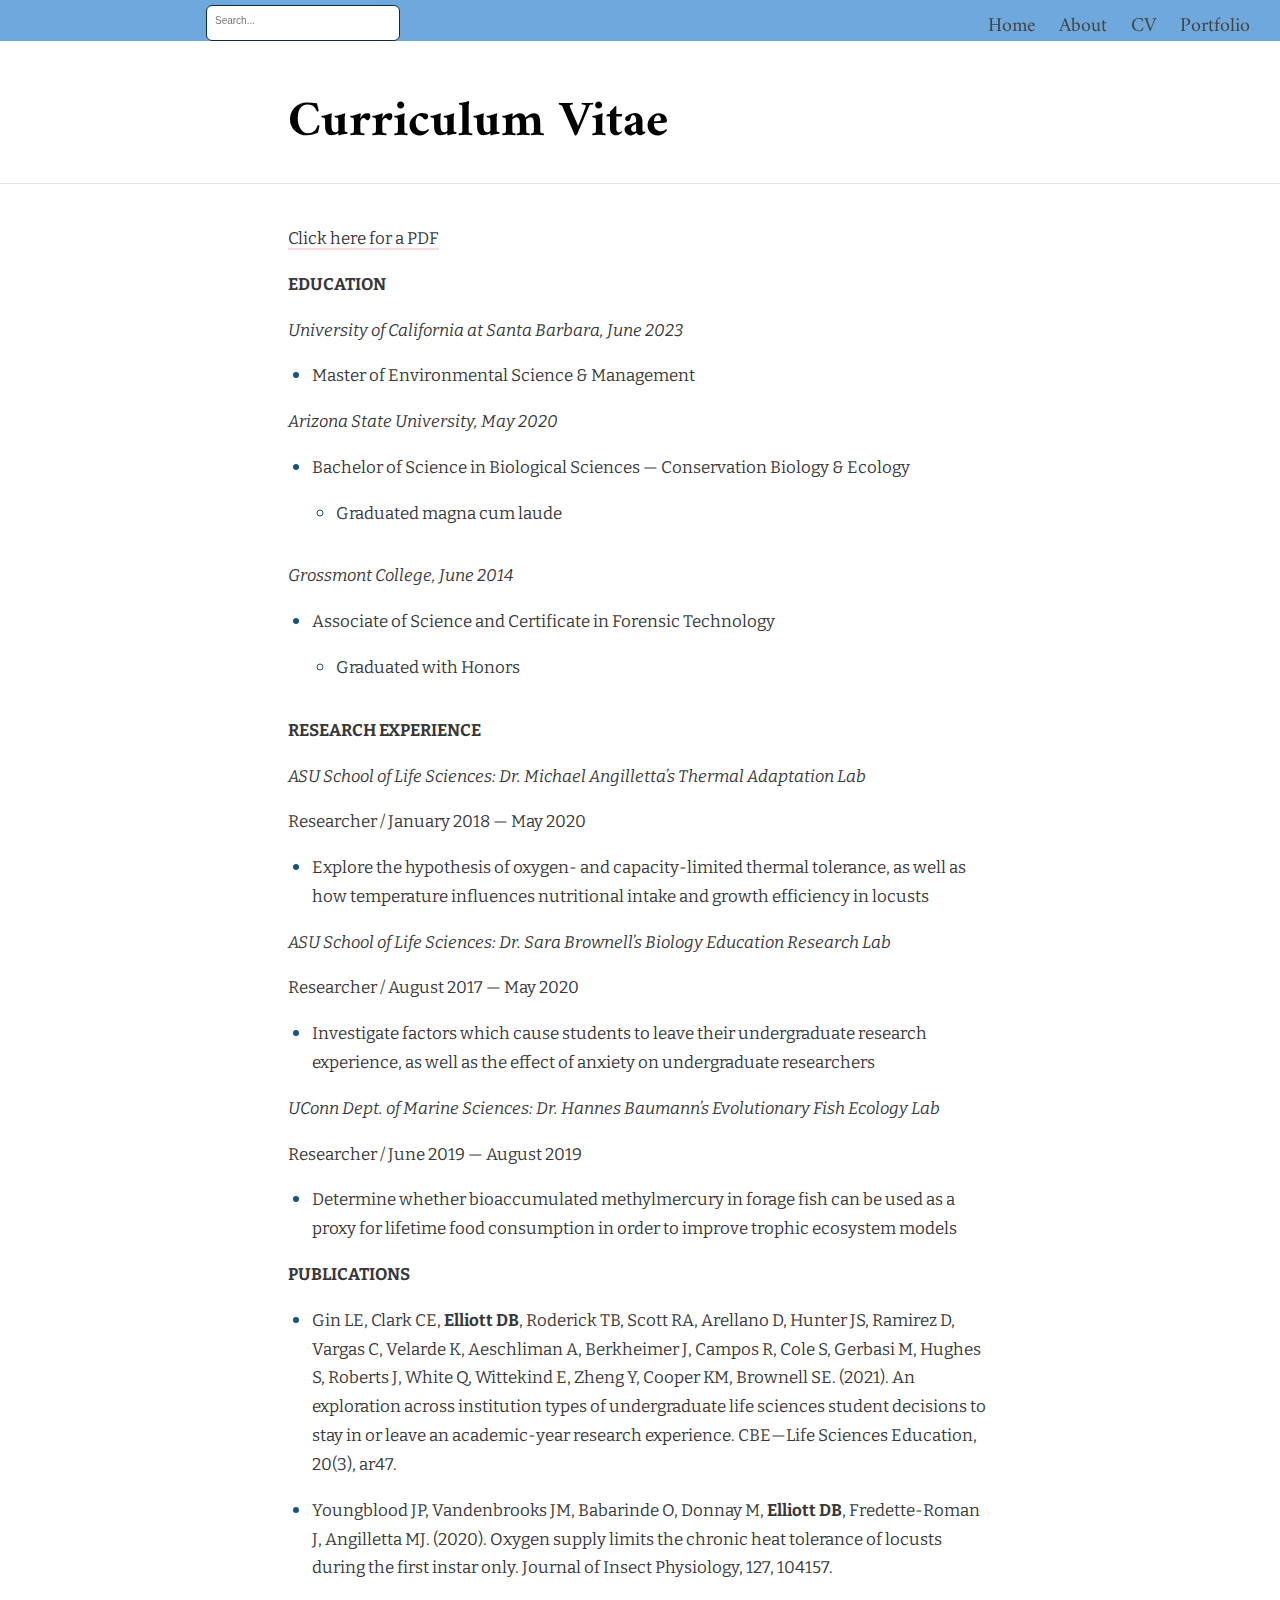
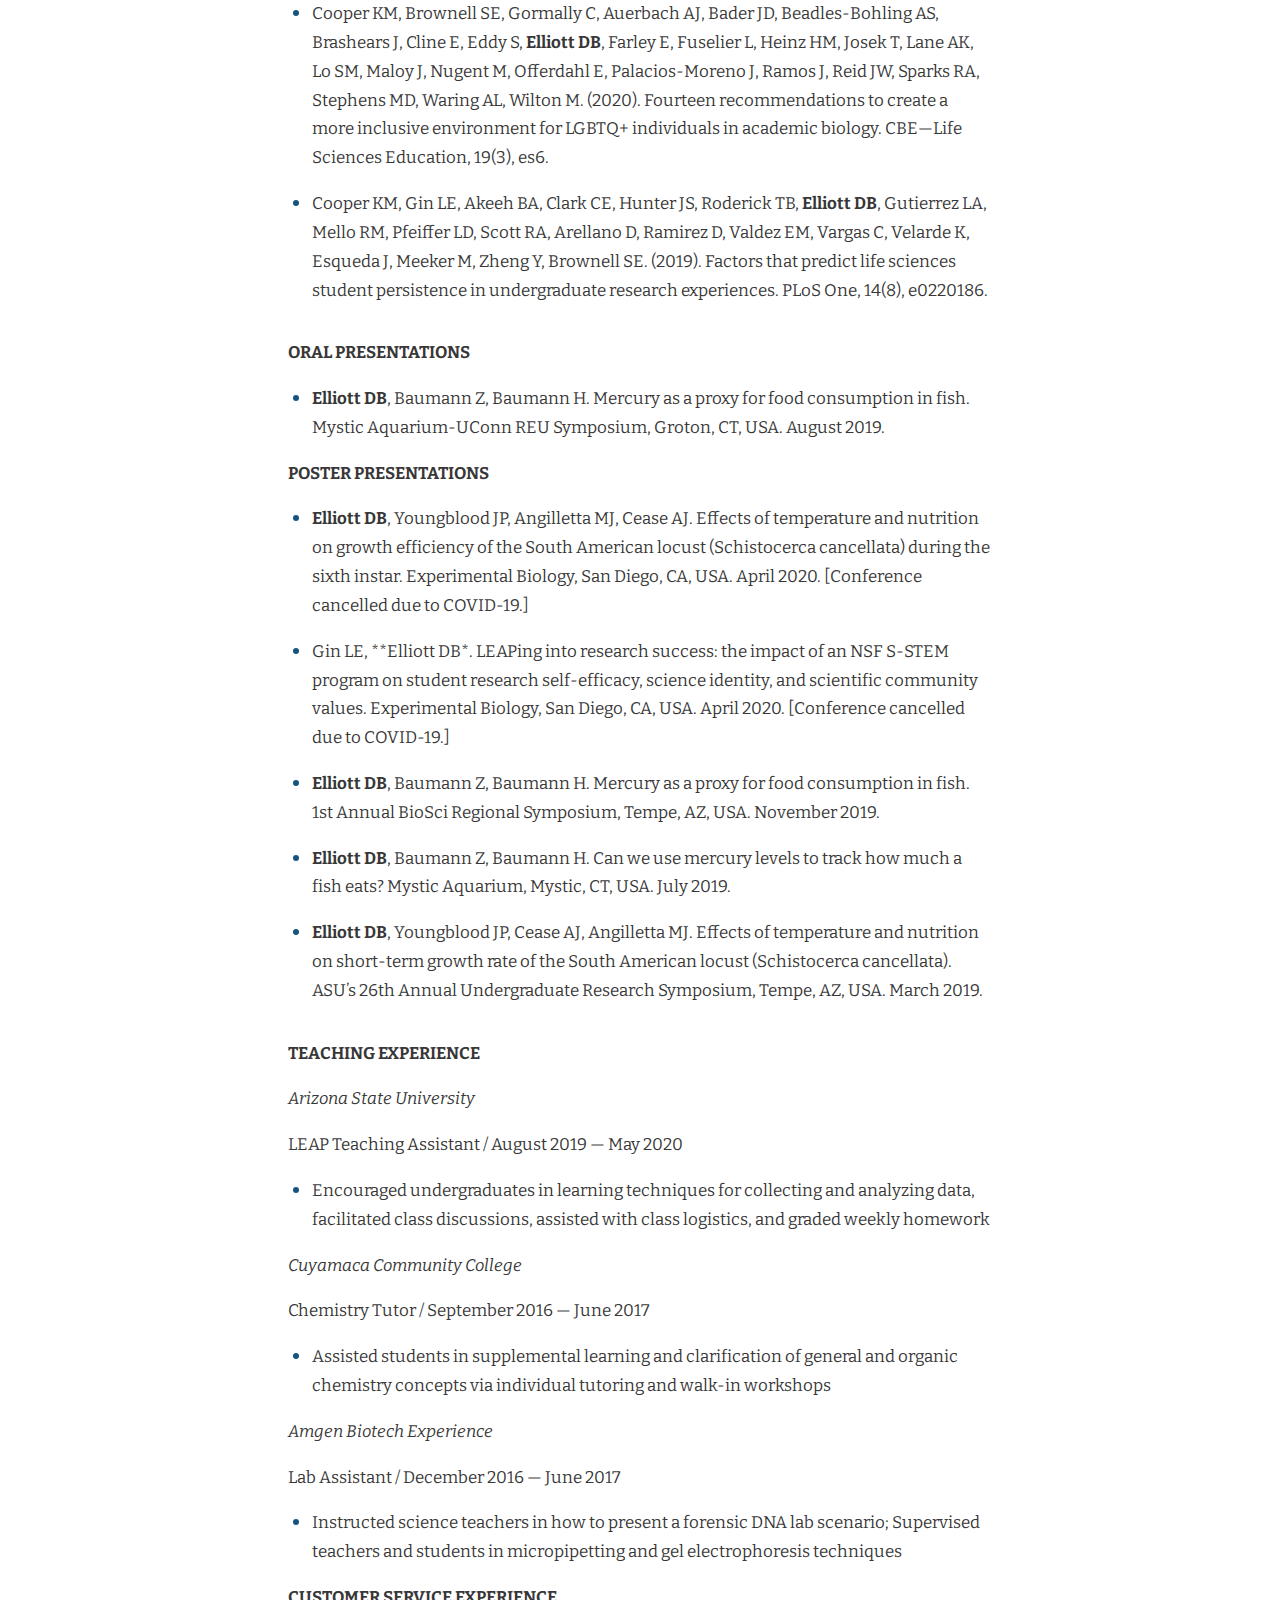
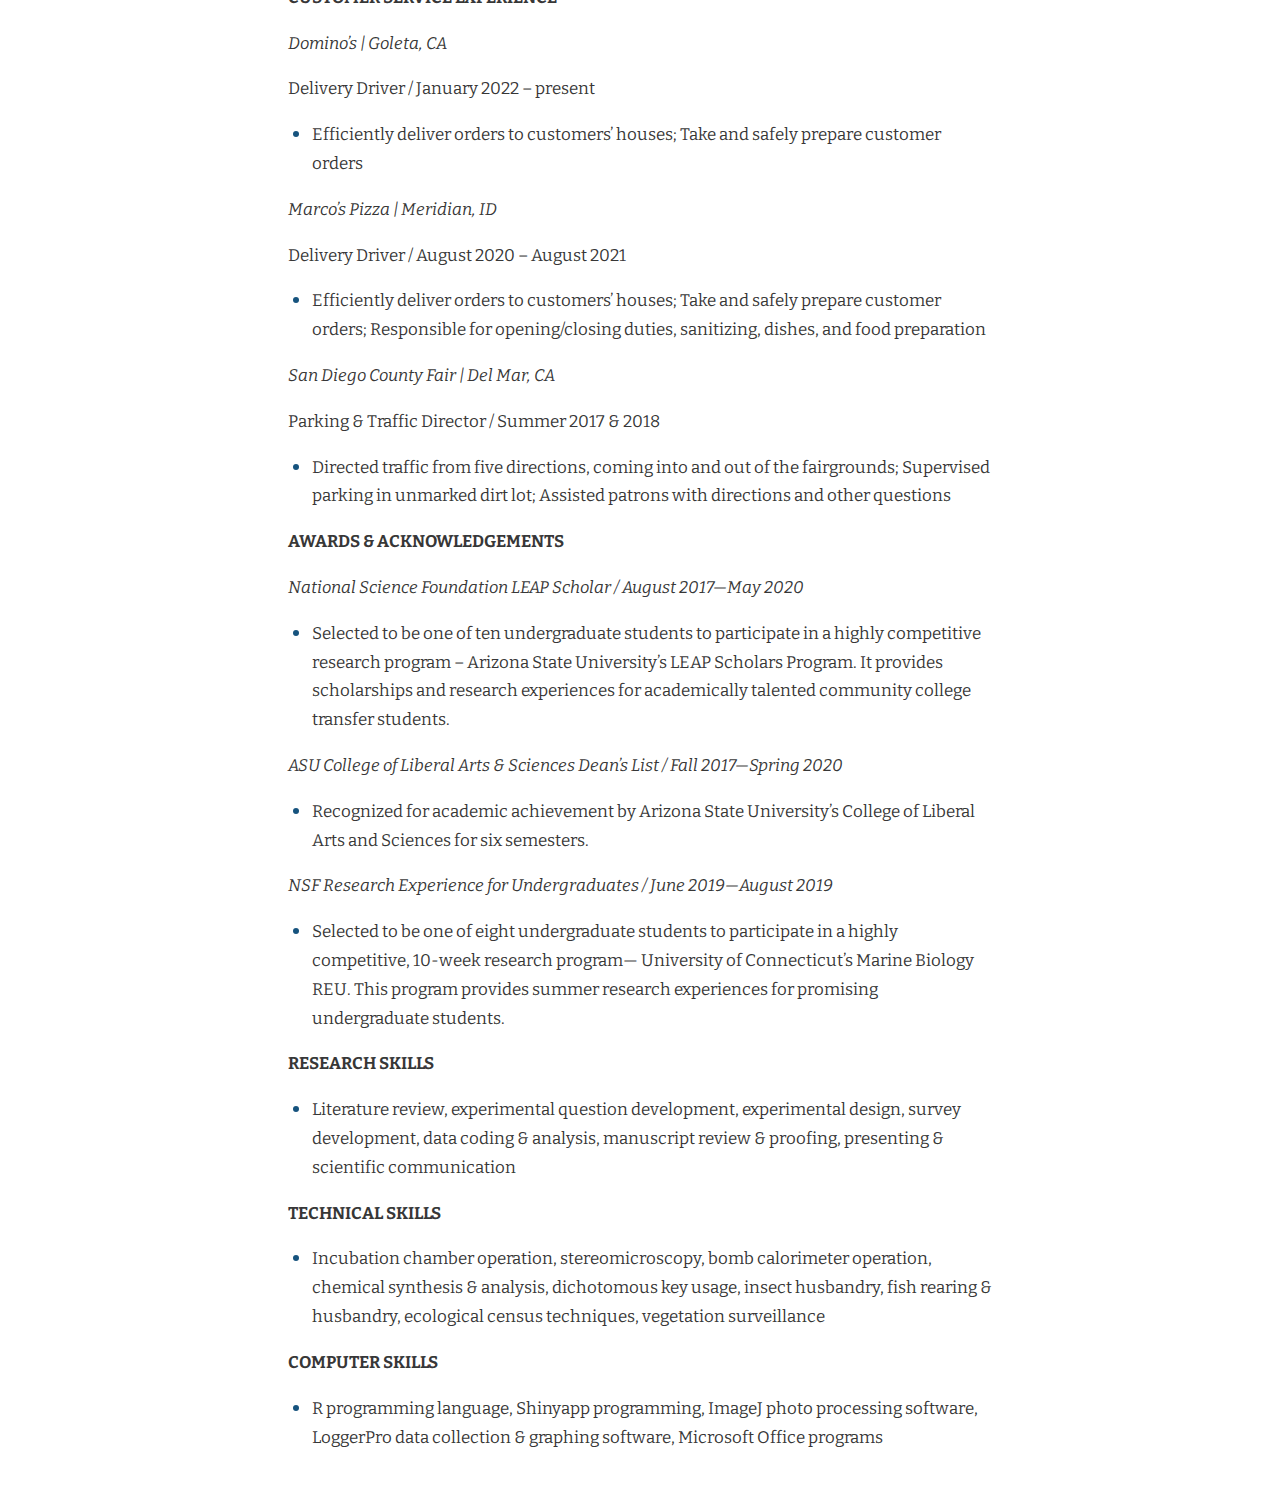
<file: docs/cv.html>
<!DOCTYPE html>

<html xmlns="http://www.w3.org/1999/xhtml" lang="" xml:lang="">

<head>
  <meta charset="utf-8"/>
  <meta name="viewport" content="width=device-width, initial-scale=1"/>
  <meta http-equiv="X-UA-Compatible" content="IE=Edge,chrome=1"/>
  <meta name="generator" content="distill" />

  <style type="text/css">
  /* Hide doc at startup (prevent jankiness while JS renders/transforms) */
  body {
    visibility: hidden;
  }
  </style>

 <!--radix_placeholder_import_source-->
 <!--/radix_placeholder_import_source-->

<style type="text/css">code{white-space: pre;}</style>
<style type="text/css" data-origin="pandoc">
pre > code.sourceCode { white-space: pre; position: relative; }
pre > code.sourceCode > span { display: inline-block; line-height: 1.25; }
pre > code.sourceCode > span:empty { height: 1.2em; }
.sourceCode { overflow: visible; }
code.sourceCode > span { color: inherit; text-decoration: inherit; }
div.sourceCode { margin: 1em 0; }
pre.sourceCode { margin: 0; }
@media screen {
div.sourceCode { overflow: auto; }
}
@media print {
pre > code.sourceCode { white-space: pre-wrap; }
pre > code.sourceCode > span { text-indent: -5em; padding-left: 5em; }
}
pre.numberSource code
  { counter-reset: source-line 0; }
pre.numberSource code > span
  { position: relative; left: -4em; counter-increment: source-line; }
pre.numberSource code > span > a:first-child::before
  { content: counter(source-line);
    position: relative; left: -1em; text-align: right; vertical-align: baseline;
    border: none; display: inline-block;
    -webkit-touch-callout: none; -webkit-user-select: none;
    -khtml-user-select: none; -moz-user-select: none;
    -ms-user-select: none; user-select: none;
    padding: 0 4px; width: 4em;
    color: #aaaaaa;
  }
pre.numberSource { margin-left: 3em; border-left: 1px solid #aaaaaa;  padding-left: 4px; }
div.sourceCode
  {   }
@media screen {
pre > code.sourceCode > span > a:first-child::before { text-decoration: underline; }
}
code span.al { color: #ad0000; } /* Alert */
code span.an { color: #5e5e5e; } /* Annotation */
code span.at { } /* Attribute */
code span.bn { color: #ad0000; } /* BaseN */
code span.bu { } /* BuiltIn */
code span.cf { color: #007ba5; } /* ControlFlow */
code span.ch { color: #20794d; } /* Char */
code span.cn { color: #8f5902; } /* Constant */
code span.co { color: #5e5e5e; } /* Comment */
code span.cv { color: #5e5e5e; font-style: italic; } /* CommentVar */
code span.do { color: #5e5e5e; font-style: italic; } /* Documentation */
code span.dt { color: #ad0000; } /* DataType */
code span.dv { color: #ad0000; } /* DecVal */
code span.er { color: #ad0000; } /* Error */
code span.ex { } /* Extension */
code span.fl { color: #ad0000; } /* Float */
code span.fu { color: #4758ab; } /* Function */
code span.im { } /* Import */
code span.in { color: #5e5e5e; } /* Information */
code span.kw { color: #007ba5; } /* Keyword */
code span.op { color: #5e5e5e; } /* Operator */
code span.ot { color: #007ba5; } /* Other */
code span.pp { color: #ad0000; } /* Preprocessor */
code span.sc { color: #5e5e5e; } /* SpecialChar */
code span.ss { color: #20794d; } /* SpecialString */
code span.st { color: #20794d; } /* String */
code span.va { color: #111111; } /* Variable */
code span.vs { color: #20794d; } /* VerbatimString */
code span.wa { color: #5e5e5e; font-style: italic; } /* Warning */
</style>


  <!--radix_placeholder_meta_tags-->
  <title>: Curriculum Vitae</title>




  <!--  https://developers.facebook.com/docs/sharing/webmasters#markup -->
  <meta property="og:title" content=": Curriculum Vitae"/>
  <meta property="og:type" content="article"/>
  <meta property="og:locale" content="en_US"/>
  <meta property="og:site_name" content=""/>

  <!--  https://dev.twitter.com/cards/types/summary -->
  <meta property="twitter:card" content="summary"/>
  <meta property="twitter:title" content=": Curriculum Vitae"/>

  <!--/radix_placeholder_meta_tags-->
  <!--radix_placeholder_rmarkdown_metadata-->

  <script type="text/json" id="radix-rmarkdown-metadata">
  {"type":"list","attributes":{"names":{"type":"character","attributes":{},"value":["title"]}},"value":[{"type":"character","attributes":{},"value":["Curriculum Vitae"]}]}
  </script>
  <!--/radix_placeholder_rmarkdown_metadata-->
  <!--radix_placeholder_navigation_in_header-->
  <meta name="distill:offset" content=""/>

  <script type="application/javascript">

    window.headroom_prevent_pin = false;

    window.document.addEventListener("DOMContentLoaded", function (event) {

      // initialize headroom for banner
      var header = $('header').get(0);
      var headerHeight = header.offsetHeight;
      var headroom = new Headroom(header, {
        tolerance: 5,
        onPin : function() {
          if (window.headroom_prevent_pin) {
            window.headroom_prevent_pin = false;
            headroom.unpin();
          }
        }
      });
      headroom.init();
      if(window.location.hash)
        headroom.unpin();
      $(header).addClass('headroom--transition');

      // offset scroll location for banner on hash change
      // (see: https://github.com/WickyNilliams/headroom.js/issues/38)
      window.addEventListener("hashchange", function(event) {
        window.scrollTo(0, window.pageYOffset - (headerHeight + 25));
      });

      // responsive menu
      $('.distill-site-header').each(function(i, val) {
        var topnav = $(this);
        var toggle = topnav.find('.nav-toggle');
        toggle.on('click', function() {
          topnav.toggleClass('responsive');
        });
      });

      // nav dropdowns
      $('.nav-dropbtn').click(function(e) {
        $(this).next('.nav-dropdown-content').toggleClass('nav-dropdown-active');
        $(this).parent().siblings('.nav-dropdown')
           .children('.nav-dropdown-content').removeClass('nav-dropdown-active');
      });
      $("body").click(function(e){
        $('.nav-dropdown-content').removeClass('nav-dropdown-active');
      });
      $(".nav-dropdown").click(function(e){
        e.stopPropagation();
      });
    });
  </script>

  <style type="text/css">

  /* Theme (user-documented overrideables for nav appearance) */

  .distill-site-nav {
    color: rgba(255, 255, 255, 0.8);
    background-color: #0F2E3D;
    font-size: 15px;
    font-weight: 300;
  }

  .distill-site-nav a {
    color: inherit;
    text-decoration: none;
  }

  .distill-site-nav a:hover {
    color: white;
  }

  @media print {
    .distill-site-nav {
      display: none;
    }
  }

  .distill-site-header {

  }

  .distill-site-footer {

  }


  /* Site Header */

  .distill-site-header {
    width: 100%;
    box-sizing: border-box;
    z-index: 3;
  }

  .distill-site-header .nav-left {
    display: inline-block;
    margin-left: 8px;
  }

  @media screen and (max-width: 768px) {
    .distill-site-header .nav-left {
      margin-left: 0;
    }
  }


  .distill-site-header .nav-right {
    float: right;
    margin-right: 8px;
  }

  .distill-site-header a,
  .distill-site-header .title {
    display: inline-block;
    text-align: center;
    padding: 14px 10px 14px 10px;
  }

  .distill-site-header .title {
    font-size: 18px;
    min-width: 150px;
  }

  .distill-site-header .logo {
    padding: 0;
  }

  .distill-site-header .logo img {
    display: none;
    max-height: 20px;
    width: auto;
    margin-bottom: -4px;
  }

  .distill-site-header .nav-image img {
    max-height: 18px;
    width: auto;
    display: inline-block;
    margin-bottom: -3px;
  }



  @media screen and (min-width: 1000px) {
    .distill-site-header .logo img {
      display: inline-block;
    }
    .distill-site-header .nav-left {
      margin-left: 20px;
    }
    .distill-site-header .nav-right {
      margin-right: 20px;
    }
    .distill-site-header .title {
      padding-left: 12px;
    }
  }


  .distill-site-header .nav-toggle {
    display: none;
  }

  .nav-dropdown {
    display: inline-block;
    position: relative;
  }

  .nav-dropdown .nav-dropbtn {
    border: none;
    outline: none;
    color: rgba(255, 255, 255, 0.8);
    padding: 16px 10px;
    background-color: transparent;
    font-family: inherit;
    font-size: inherit;
    font-weight: inherit;
    margin: 0;
    margin-top: 1px;
    z-index: 2;
  }

  .nav-dropdown-content {
    display: none;
    position: absolute;
    background-color: white;
    min-width: 200px;
    border: 1px solid rgba(0,0,0,0.15);
    border-radius: 4px;
    box-shadow: 0px 8px 16px 0px rgba(0,0,0,0.1);
    z-index: 1;
    margin-top: 2px;
    white-space: nowrap;
    padding-top: 4px;
    padding-bottom: 4px;
  }

  .nav-dropdown-content hr {
    margin-top: 4px;
    margin-bottom: 4px;
    border: none;
    border-bottom: 1px solid rgba(0, 0, 0, 0.1);
  }

  .nav-dropdown-active {
    display: block;
  }

  .nav-dropdown-content a, .nav-dropdown-content .nav-dropdown-header {
    color: black;
    padding: 6px 24px;
    text-decoration: none;
    display: block;
    text-align: left;
  }

  .nav-dropdown-content .nav-dropdown-header {
    display: block;
    padding: 5px 24px;
    padding-bottom: 0;
    text-transform: uppercase;
    font-size: 14px;
    color: #999999;
    white-space: nowrap;
  }

  .nav-dropdown:hover .nav-dropbtn {
    color: white;
  }

  .nav-dropdown-content a:hover {
    background-color: #ddd;
    color: black;
  }

  .nav-right .nav-dropdown-content {
    margin-left: -45%;
    right: 0;
  }

  @media screen and (max-width: 768px) {
    .distill-site-header a, .distill-site-header .nav-dropdown  {display: none;}
    .distill-site-header a.nav-toggle {
      float: right;
      display: block;
    }
    .distill-site-header .title {
      margin-left: 0;
    }
    .distill-site-header .nav-right {
      margin-right: 0;
    }
    .distill-site-header {
      overflow: hidden;
    }
    .nav-right .nav-dropdown-content {
      margin-left: 0;
    }
  }


  @media screen and (max-width: 768px) {
    .distill-site-header.responsive {position: relative; min-height: 500px; }
    .distill-site-header.responsive a.nav-toggle {
      position: absolute;
      right: 0;
      top: 0;
    }
    .distill-site-header.responsive a,
    .distill-site-header.responsive .nav-dropdown {
      display: block;
      text-align: left;
    }
    .distill-site-header.responsive .nav-left,
    .distill-site-header.responsive .nav-right {
      width: 100%;
    }
    .distill-site-header.responsive .nav-dropdown {float: none;}
    .distill-site-header.responsive .nav-dropdown-content {position: relative;}
    .distill-site-header.responsive .nav-dropdown .nav-dropbtn {
      display: block;
      width: 100%;
      text-align: left;
    }
  }

  /* Site Footer */

  .distill-site-footer {
    width: 100%;
    overflow: hidden;
    box-sizing: border-box;
    z-index: 3;
    margin-top: 30px;
    padding-top: 30px;
    padding-bottom: 30px;
    text-align: center;
  }

  /* Headroom */

  d-title {
    padding-top: 6rem;
  }

  @media print {
    d-title {
      padding-top: 4rem;
    }
  }

  .headroom {
    z-index: 1000;
    position: fixed;
    top: 0;
    left: 0;
    right: 0;
  }

  .headroom--transition {
    transition: all .4s ease-in-out;
  }

  .headroom--unpinned {
    top: -100px;
  }

  .headroom--pinned {
    top: 0;
  }

  /* adjust viewport for navbar height */
  /* helps vertically center bootstrap (non-distill) content */
  .min-vh-100 {
    min-height: calc(100vh - 100px) !important;
  }

  </style>

  <script src="site_libs/jquery-3.6.0/jquery-3.6.0.min.js"></script>
  <link href="site_libs/font-awesome-5.1.0/css/all.css" rel="stylesheet"/>
  <link href="site_libs/font-awesome-5.1.0/css/v4-shims.css" rel="stylesheet"/>
  <script src="site_libs/headroom-0.9.4/headroom.min.js"></script>
  <script src="site_libs/autocomplete-0.37.1/autocomplete.min.js"></script>
  <script src="site_libs/fuse-6.4.1/fuse.min.js"></script>

  <script type="application/javascript">

  function getMeta(metaName) {
    var metas = document.getElementsByTagName('meta');
    for (let i = 0; i < metas.length; i++) {
      if (metas[i].getAttribute('name') === metaName) {
        return metas[i].getAttribute('content');
      }
    }
    return '';
  }

  function offsetURL(url) {
    var offset = getMeta('distill:offset');
    return offset ? offset + '/' + url : url;
  }

  function createFuseIndex() {

    // create fuse index
    var options = {
      keys: [
        { name: 'title', weight: 20 },
        { name: 'categories', weight: 15 },
        { name: 'description', weight: 10 },
        { name: 'contents', weight: 5 },
      ],
      ignoreLocation: true,
      threshold: 0
    };
    var fuse = new window.Fuse([], options);

    // fetch the main search.json
    return fetch(offsetURL('search.json'))
      .then(function(response) {
        if (response.status == 200) {
          return response.json().then(function(json) {
            // index main articles
            json.articles.forEach(function(article) {
              fuse.add(article);
            });
            // download collections and index their articles
            return Promise.all(json.collections.map(function(collection) {
              return fetch(offsetURL(collection)).then(function(response) {
                if (response.status === 200) {
                  return response.json().then(function(articles) {
                    articles.forEach(function(article) {
                      fuse.add(article);
                    });
                  })
                } else {
                  return Promise.reject(
                    new Error('Unexpected status from search index request: ' +
                              response.status)
                  );
                }
              });
            })).then(function() {
              return fuse;
            });
          });

        } else {
          return Promise.reject(
            new Error('Unexpected status from search index request: ' +
                        response.status)
          );
        }
      });
  }

  window.document.addEventListener("DOMContentLoaded", function (event) {

    // get search element (bail if we don't have one)
    var searchEl = window.document.getElementById('distill-search');
    if (!searchEl)
      return;

    createFuseIndex()
      .then(function(fuse) {

        // make search box visible
        searchEl.classList.remove('hidden');

        // initialize autocomplete
        var options = {
          autoselect: true,
          hint: false,
          minLength: 2,
        };
        window.autocomplete(searchEl, options, [{
          source: function(query, callback) {
            const searchOptions = {
              isCaseSensitive: false,
              shouldSort: true,
              minMatchCharLength: 2,
              limit: 10,
            };
            var results = fuse.search(query, searchOptions);
            callback(results
              .map(function(result) { return result.item; })
            );
          },
          templates: {
            suggestion: function(suggestion) {
              var img = suggestion.preview && Object.keys(suggestion.preview).length > 0
                ? `<img src="${offsetURL(suggestion.preview)}"</img>`
                : '';
              var html = `
                <div class="search-item">
                  <h3>${suggestion.title}</h3>
                  <div class="search-item-description">
                    ${suggestion.description || ''}
                  </div>
                  <div class="search-item-preview">
                    ${img}
                  </div>
                </div>
              `;
              return html;
            }
          }
        }]).on('autocomplete:selected', function(event, suggestion) {
          window.location.href = offsetURL(suggestion.path);
        });
        // remove inline display style on autocompleter (we want to
        // manage responsive display via css)
        $('.algolia-autocomplete').css("display", "");
      })
      .catch(function(error) {
        console.log(error);
      });

  });

  </script>

  <style type="text/css">

  .nav-search {
    font-size: x-small;
  }

  /* Algolioa Autocomplete */

  .algolia-autocomplete {
    display: inline-block;
    margin-left: 10px;
    vertical-align: sub;
    background-color: white;
    color: black;
    padding: 6px;
    padding-top: 8px;
    padding-bottom: 0;
    border-radius: 6px;
    border: 1px #0F2E3D solid;
    width: 180px;
  }


  @media screen and (max-width: 768px) {
    .distill-site-nav .algolia-autocomplete {
      display: none;
      visibility: hidden;
    }
    .distill-site-nav.responsive .algolia-autocomplete {
      display: inline-block;
      visibility: visible;
    }
    .distill-site-nav.responsive .algolia-autocomplete .aa-dropdown-menu {
      margin-left: 0;
      width: 400px;
      max-height: 400px;
    }
  }

  .algolia-autocomplete .aa-input, .algolia-autocomplete .aa-hint {
    width: 90%;
    outline: none;
    border: none;
  }

  .algolia-autocomplete .aa-hint {
    color: #999;
  }
  .algolia-autocomplete .aa-dropdown-menu {
    width: 550px;
    max-height: 70vh;
    overflow-x: visible;
    overflow-y: scroll;
    padding: 5px;
    margin-top: 3px;
    margin-left: -150px;
    background-color: #fff;
    border-radius: 5px;
    border: 1px solid #999;
    border-top: none;
  }

  .algolia-autocomplete .aa-dropdown-menu .aa-suggestion {
    cursor: pointer;
    padding: 5px 4px;
    border-bottom: 1px solid #eee;
  }

  .algolia-autocomplete .aa-dropdown-menu .aa-suggestion:last-of-type {
    border-bottom: none;
    margin-bottom: 2px;
  }

  .algolia-autocomplete .aa-dropdown-menu .aa-suggestion .search-item {
    overflow: hidden;
    font-size: 0.8em;
    line-height: 1.4em;
  }

  .algolia-autocomplete .aa-dropdown-menu .aa-suggestion .search-item h3 {
    font-size: 1rem;
    margin-block-start: 0;
    margin-block-end: 5px;
  }

  .algolia-autocomplete .aa-dropdown-menu .aa-suggestion .search-item-description {
    display: inline-block;
    overflow: hidden;
    height: 2.8em;
    width: 80%;
    margin-right: 4%;
  }

  .algolia-autocomplete .aa-dropdown-menu .aa-suggestion .search-item-preview {
    display: inline-block;
    width: 15%;
  }

  .algolia-autocomplete .aa-dropdown-menu .aa-suggestion .search-item-preview img {
    height: 3em;
    width: auto;
    display: none;
  }

  .algolia-autocomplete .aa-dropdown-menu .aa-suggestion .search-item-preview img[src] {
    display: initial;
  }

  .algolia-autocomplete .aa-dropdown-menu .aa-suggestion.aa-cursor {
    background-color: #eee;
  }
  .algolia-autocomplete .aa-dropdown-menu .aa-suggestion em {
    font-weight: bold;
    font-style: normal;
  }

  </style>


  <!--/radix_placeholder_navigation_in_header-->
  <!--radix_placeholder_distill-->

  <style type="text/css">

  body {
    background-color: white;
  }

  .pandoc-table {
    width: 100%;
  }

  .pandoc-table>caption {
    margin-bottom: 10px;
  }

  .pandoc-table th:not([align]) {
    text-align: left;
  }

  .pagedtable-footer {
    font-size: 15px;
  }

  d-byline .byline {
    grid-template-columns: 2fr 2fr;
  }

  d-byline .byline h3 {
    margin-block-start: 1.5em;
  }

  d-byline .byline .authors-affiliations h3 {
    margin-block-start: 0.5em;
  }

  .authors-affiliations .orcid-id {
    width: 16px;
    height:16px;
    margin-left: 4px;
    margin-right: 4px;
    vertical-align: middle;
    padding-bottom: 2px;
  }

  d-title .dt-tags {
    margin-top: 1em;
    grid-column: text;
  }

  .dt-tags .dt-tag {
    text-decoration: none;
    display: inline-block;
    color: rgba(0,0,0,0.6);
    padding: 0em 0.4em;
    margin-right: 0.5em;
    margin-bottom: 0.4em;
    font-size: 70%;
    border: 1px solid rgba(0,0,0,0.2);
    border-radius: 3px;
    text-transform: uppercase;
    font-weight: 500;
  }

  d-article table.gt_table td,
  d-article table.gt_table th {
    border-bottom: none;
  }

  .html-widget {
    margin-bottom: 2.0em;
  }

  .l-screen-inset {
    padding-right: 16px;
  }

  .l-screen .caption {
    margin-left: 10px;
  }

  .shaded {
    background: rgb(247, 247, 247);
    padding-top: 20px;
    padding-bottom: 20px;
    border-top: 1px solid rgba(0, 0, 0, 0.1);
    border-bottom: 1px solid rgba(0, 0, 0, 0.1);
  }

  .shaded .html-widget {
    margin-bottom: 0;
    border: 1px solid rgba(0, 0, 0, 0.1);
  }

  .shaded .shaded-content {
    background: white;
  }

  .text-output {
    margin-top: 0;
    line-height: 1.5em;
  }

  .hidden {
    display: none !important;
  }

  d-article {
    padding-top: 2.5rem;
    padding-bottom: 30px;
  }

  d-appendix {
    padding-top: 30px;
  }

  d-article>p>img {
    width: 100%;
  }

  d-article h2 {
    margin: 1rem 0 1.5rem 0;
  }

  d-article h3 {
    margin-top: 1.5rem;
  }

  d-article iframe {
    border: 1px solid rgba(0, 0, 0, 0.1);
    margin-bottom: 2.0em;
    width: 100%;
  }

  /* Tweak code blocks */

  d-article div.sourceCode code,
  d-article pre code {
    font-family: Consolas, Monaco, 'Andale Mono', 'Ubuntu Mono', monospace;
  }

  d-article pre,
  d-article div.sourceCode,
  d-article div.sourceCode pre {
    overflow: auto;
  }

  d-article div.sourceCode {
    background-color: white;
  }

  d-article div.sourceCode pre {
    padding-left: 10px;
    font-size: 12px;
    border-left: 2px solid rgba(0,0,0,0.1);
  }

  d-article pre {
    font-size: 12px;
    color: black;
    background: none;
    margin-top: 0;
    text-align: left;
    white-space: pre;
    word-spacing: normal;
    word-break: normal;
    word-wrap: normal;
    line-height: 1.5;

    -moz-tab-size: 4;
    -o-tab-size: 4;
    tab-size: 4;

    -webkit-hyphens: none;
    -moz-hyphens: none;
    -ms-hyphens: none;
    hyphens: none;
  }

  d-article pre a {
    border-bottom: none;
  }

  d-article pre a:hover {
    border-bottom: none;
    text-decoration: underline;
  }

  d-article details {
    grid-column: text;
    margin-bottom: 0.8em;
  }

  @media(min-width: 768px) {

  d-article pre,
  d-article div.sourceCode,
  d-article div.sourceCode pre {
    overflow: visible !important;
  }

  d-article div.sourceCode pre {
    padding-left: 18px;
    font-size: 14px;
  }

  d-article pre {
    font-size: 14px;
  }

  }

  figure img.external {
    background: white;
    border: 1px solid rgba(0, 0, 0, 0.1);
    box-shadow: 0 1px 8px rgba(0, 0, 0, 0.1);
    padding: 18px;
    box-sizing: border-box;
  }

  /* CSS for d-contents */

  .d-contents {
    grid-column: text;
    color: rgba(0,0,0,0.8);
    font-size: 0.9em;
    padding-bottom: 1em;
    margin-bottom: 1em;
    padding-bottom: 0.5em;
    margin-bottom: 1em;
    padding-left: 0.25em;
    justify-self: start;
  }

  @media(min-width: 1000px) {
    .d-contents.d-contents-float {
      height: 0;
      grid-column-start: 1;
      grid-column-end: 4;
      justify-self: center;
      padding-right: 3em;
      padding-left: 2em;
    }
  }

  .d-contents nav h3 {
    font-size: 18px;
    margin-top: 0;
    margin-bottom: 1em;
  }

  .d-contents li {
    list-style-type: none
  }

  .d-contents nav > ul {
    padding-left: 0;
  }

  .d-contents ul {
    padding-left: 1em
  }

  .d-contents nav ul li {
    margin-top: 0.6em;
    margin-bottom: 0.2em;
  }

  .d-contents nav a {
    font-size: 13px;
    border-bottom: none;
    text-decoration: none
    color: rgba(0, 0, 0, 0.8);
  }

  .d-contents nav a:hover {
    text-decoration: underline solid rgba(0, 0, 0, 0.6)
  }

  .d-contents nav > ul > li > a {
    font-weight: 600;
  }

  .d-contents nav > ul > li > ul {
    font-weight: inherit;
  }

  .d-contents nav > ul > li > ul > li {
    margin-top: 0.2em;
  }


  .d-contents nav ul {
    margin-top: 0;
    margin-bottom: 0.25em;
  }

  .d-article-with-toc h2:nth-child(2) {
    margin-top: 0;
  }


  /* Figure */

  .figure {
    position: relative;
    margin-bottom: 2.5em;
    margin-top: 1.5em;
  }

  .figure img {
    width: 100%;
  }

  .figure .caption {
    color: rgba(0, 0, 0, 0.6);
    font-size: 12px;
    line-height: 1.5em;
  }

  .figure img.external {
    background: white;
    border: 1px solid rgba(0, 0, 0, 0.1);
    box-shadow: 0 1px 8px rgba(0, 0, 0, 0.1);
    padding: 18px;
    box-sizing: border-box;
  }

  .figure .caption a {
    color: rgba(0, 0, 0, 0.6);
  }

  .figure .caption b,
  .figure .caption strong, {
    font-weight: 600;
    color: rgba(0, 0, 0, 1.0);
  }

  /* Citations */

  d-article .citation {
    color: inherit;
    cursor: inherit;
  }

  div.hanging-indent{
    margin-left: 1em; text-indent: -1em;
  }

  /* Citation hover box */

  .tippy-box[data-theme~=light-border] {
    background-color: rgba(250, 250, 250, 0.95);
  }

  .tippy-content > p {
    margin-bottom: 0;
    padding: 2px;
  }


  /* Tweak 1000px media break to show more text */

  @media(min-width: 1000px) {
    .base-grid,
    distill-header,
    d-title,
    d-abstract,
    d-article,
    d-appendix,
    distill-appendix,
    d-byline,
    d-footnote-list,
    d-citation-list,
    distill-footer {
      grid-template-columns: [screen-start] 1fr [page-start kicker-start] 80px [middle-start] 50px [text-start kicker-end] 65px 65px 65px 65px 65px 65px 65px 65px [text-end gutter-start] 65px [middle-end] 65px [page-end gutter-end] 1fr [screen-end];
      grid-column-gap: 16px;
    }

    .grid {
      grid-column-gap: 16px;
    }

    d-article {
      font-size: 1.06rem;
      line-height: 1.7em;
    }
    figure .caption, .figure .caption, figure figcaption {
      font-size: 13px;
    }
  }

  @media(min-width: 1180px) {
    .base-grid,
    distill-header,
    d-title,
    d-abstract,
    d-article,
    d-appendix,
    distill-appendix,
    d-byline,
    d-footnote-list,
    d-citation-list,
    distill-footer {
      grid-template-columns: [screen-start] 1fr [page-start kicker-start] 60px [middle-start] 60px [text-start kicker-end] 60px 60px 60px 60px 60px 60px 60px 60px [text-end gutter-start] 60px [middle-end] 60px [page-end gutter-end] 1fr [screen-end];
      grid-column-gap: 32px;
    }

    .grid {
      grid-column-gap: 32px;
    }
  }


  /* Get the citation styles for the appendix (not auto-injected on render since
     we do our own rendering of the citation appendix) */

  d-appendix .citation-appendix,
  .d-appendix .citation-appendix {
    font-size: 11px;
    line-height: 15px;
    border-left: 1px solid rgba(0, 0, 0, 0.1);
    padding-left: 18px;
    border: 1px solid rgba(0,0,0,0.1);
    background: rgba(0, 0, 0, 0.02);
    padding: 10px 18px;
    border-radius: 3px;
    color: rgba(150, 150, 150, 1);
    overflow: hidden;
    margin-top: -12px;
    white-space: pre-wrap;
    word-wrap: break-word;
  }

  /* Include appendix styles here so they can be overridden */

  d-appendix {
    contain: layout style;
    font-size: 0.8em;
    line-height: 1.7em;
    margin-top: 60px;
    margin-bottom: 0;
    border-top: 1px solid rgba(0, 0, 0, 0.1);
    color: rgba(0,0,0,0.5);
    padding-top: 60px;
    padding-bottom: 48px;
  }

  d-appendix h3 {
    grid-column: page-start / text-start;
    font-size: 15px;
    font-weight: 500;
    margin-top: 1em;
    margin-bottom: 0;
    color: rgba(0,0,0,0.65);
  }

  d-appendix h3 + * {
    margin-top: 1em;
  }

  d-appendix ol {
    padding: 0 0 0 15px;
  }

  @media (min-width: 768px) {
    d-appendix ol {
      padding: 0 0 0 30px;
      margin-left: -30px;
    }
  }

  d-appendix li {
    margin-bottom: 1em;
  }

  d-appendix a {
    color: rgba(0, 0, 0, 0.6);
  }

  d-appendix > * {
    grid-column: text;
  }

  d-appendix > d-footnote-list,
  d-appendix > d-citation-list,
  d-appendix > distill-appendix {
    grid-column: screen;
  }

  /* Include footnote styles here so they can be overridden */

  d-footnote-list {
    contain: layout style;
  }

  d-footnote-list > * {
    grid-column: text;
  }

  d-footnote-list a.footnote-backlink {
    color: rgba(0,0,0,0.3);
    padding-left: 0.5em;
  }



  /* Anchor.js */

  .anchorjs-link {
    /*transition: all .25s linear; */
    text-decoration: none;
    border-bottom: none;
  }
  *:hover > .anchorjs-link {
    margin-left: -1.125em !important;
    text-decoration: none;
    border-bottom: none;
  }

  /* Social footer */

  .social_footer {
    margin-top: 30px;
    margin-bottom: 0;
    color: rgba(0,0,0,0.67);
  }

  .disqus-comments {
    margin-right: 30px;
  }

  .disqus-comment-count {
    border-bottom: 1px solid rgba(0, 0, 0, 0.4);
    cursor: pointer;
  }

  #disqus_thread {
    margin-top: 30px;
  }

  .article-sharing a {
    border-bottom: none;
    margin-right: 8px;
  }

  .article-sharing a:hover {
    border-bottom: none;
  }

  .sidebar-section.subscribe {
    font-size: 12px;
    line-height: 1.6em;
  }

  .subscribe p {
    margin-bottom: 0.5em;
  }


  .article-footer .subscribe {
    font-size: 15px;
    margin-top: 45px;
  }


  .sidebar-section.custom {
    font-size: 12px;
    line-height: 1.6em;
  }

  .custom p {
    margin-bottom: 0.5em;
  }

  /* Styles for listing layout (hide title) */
  .layout-listing d-title, .layout-listing .d-title {
    display: none;
  }

  /* Styles for posts lists (not auto-injected) */


  .posts-with-sidebar {
    padding-left: 45px;
    padding-right: 45px;
  }

  .posts-list .description h2,
  .posts-list .description p {
    font-family: -apple-system, BlinkMacSystemFont, "Segoe UI", Roboto, Oxygen, Ubuntu, Cantarell, "Fira Sans", "Droid Sans", "Helvetica Neue", Arial, sans-serif;
  }

  .posts-list .description h2 {
    font-weight: 700;
    border-bottom: none;
    padding-bottom: 0;
  }

  .posts-list h2.post-tag {
    border-bottom: 1px solid rgba(0, 0, 0, 0.2);
    padding-bottom: 12px;
  }
  .posts-list {
    margin-top: 60px;
    margin-bottom: 24px;
  }

  .posts-list .post-preview {
    text-decoration: none;
    overflow: hidden;
    display: block;
    border-bottom: 1px solid rgba(0, 0, 0, 0.1);
    padding: 24px 0;
  }

  .post-preview-last {
    border-bottom: none !important;
  }

  .posts-list .posts-list-caption {
    grid-column: screen;
    font-weight: 400;
  }

  .posts-list .post-preview h2 {
    margin: 0 0 6px 0;
    line-height: 1.2em;
    font-style: normal;
    font-size: 24px;
  }

  .posts-list .post-preview p {
    margin: 0 0 12px 0;
    line-height: 1.4em;
    font-size: 16px;
  }

  .posts-list .post-preview .thumbnail {
    box-sizing: border-box;
    margin-bottom: 24px;
    position: relative;
    max-width: 500px;
  }
  .posts-list .post-preview img {
    width: 100%;
    display: block;
  }

  .posts-list .metadata {
    font-size: 12px;
    line-height: 1.4em;
    margin-bottom: 18px;
  }

  .posts-list .metadata > * {
    display: inline-block;
  }

  .posts-list .metadata .publishedDate {
    margin-right: 2em;
  }

  .posts-list .metadata .dt-authors {
    display: block;
    margin-top: 0.3em;
    margin-right: 2em;
  }

  .posts-list .dt-tags {
    display: block;
    line-height: 1em;
  }

  .posts-list .dt-tags .dt-tag {
    display: inline-block;
    color: rgba(0,0,0,0.6);
    padding: 0.3em 0.4em;
    margin-right: 0.2em;
    margin-bottom: 0.4em;
    font-size: 60%;
    border: 1px solid rgba(0,0,0,0.2);
    border-radius: 3px;
    text-transform: uppercase;
    font-weight: 500;
  }

  .posts-list img {
    opacity: 1;
  }

  .posts-list img[data-src] {
    opacity: 0;
  }

  .posts-more {
    clear: both;
  }


  .posts-sidebar {
    font-size: 16px;
  }

  .posts-sidebar h3 {
    font-size: 16px;
    margin-top: 0;
    margin-bottom: 0.5em;
    font-weight: 400;
    text-transform: uppercase;
  }

  .sidebar-section {
    margin-bottom: 30px;
  }

  .categories ul {
    list-style-type: none;
    margin: 0;
    padding: 0;
  }

  .categories li {
    color: rgba(0, 0, 0, 0.8);
    margin-bottom: 0;
  }

  .categories li>a {
    border-bottom: none;
  }

  .categories li>a:hover {
    border-bottom: 1px solid rgba(0, 0, 0, 0.4);
  }

  .categories .active {
    font-weight: 600;
  }

  .categories .category-count {
    color: rgba(0, 0, 0, 0.4);
  }


  @media(min-width: 768px) {
    .posts-list .post-preview h2 {
      font-size: 26px;
    }
    .posts-list .post-preview .thumbnail {
      float: right;
      width: 30%;
      margin-bottom: 0;
    }
    .posts-list .post-preview .description {
      float: left;
      width: 45%;
    }
    .posts-list .post-preview .metadata {
      float: left;
      width: 20%;
      margin-top: 8px;
    }
    .posts-list .post-preview p {
      margin: 0 0 12px 0;
      line-height: 1.5em;
      font-size: 16px;
    }
    .posts-with-sidebar .posts-list {
      float: left;
      width: 75%;
    }
    .posts-with-sidebar .posts-sidebar {
      float: right;
      width: 20%;
      margin-top: 60px;
      padding-top: 24px;
      padding-bottom: 24px;
    }
  }


  /* Improve display for browsers without grid (IE/Edge <= 15) */

  .downlevel {
    line-height: 1.6em;
    font-family: -apple-system, BlinkMacSystemFont, "Segoe UI", Roboto, Oxygen, Ubuntu, Cantarell, "Fira Sans", "Droid Sans", "Helvetica Neue", Arial, sans-serif;
    margin: 0;
  }

  .downlevel .d-title {
    padding-top: 6rem;
    padding-bottom: 1.5rem;
  }

  .downlevel .d-title h1 {
    font-size: 50px;
    font-weight: 700;
    line-height: 1.1em;
    margin: 0 0 0.5rem;
  }

  .downlevel .d-title p {
    font-weight: 300;
    font-size: 1.2rem;
    line-height: 1.55em;
    margin-top: 0;
  }

  .downlevel .d-byline {
    padding-top: 0.8em;
    padding-bottom: 0.8em;
    font-size: 0.8rem;
    line-height: 1.8em;
  }

  .downlevel .section-separator {
    border: none;
    border-top: 1px solid rgba(0, 0, 0, 0.1);
  }

  .downlevel .d-article {
    font-size: 1.06rem;
    line-height: 1.7em;
    padding-top: 1rem;
    padding-bottom: 2rem;
  }


  .downlevel .d-appendix {
    padding-left: 0;
    padding-right: 0;
    max-width: none;
    font-size: 0.8em;
    line-height: 1.7em;
    margin-bottom: 0;
    color: rgba(0,0,0,0.5);
    padding-top: 40px;
    padding-bottom: 48px;
  }

  .downlevel .footnotes ol {
    padding-left: 13px;
  }

  .downlevel .base-grid,
  .downlevel .distill-header,
  .downlevel .d-title,
  .downlevel .d-abstract,
  .downlevel .d-article,
  .downlevel .d-appendix,
  .downlevel .distill-appendix,
  .downlevel .d-byline,
  .downlevel .d-footnote-list,
  .downlevel .d-citation-list,
  .downlevel .distill-footer,
  .downlevel .appendix-bottom,
  .downlevel .posts-container {
    padding-left: 40px;
    padding-right: 40px;
  }

  @media(min-width: 768px) {
    .downlevel .base-grid,
    .downlevel .distill-header,
    .downlevel .d-title,
    .downlevel .d-abstract,
    .downlevel .d-article,
    .downlevel .d-appendix,
    .downlevel .distill-appendix,
    .downlevel .d-byline,
    .downlevel .d-footnote-list,
    .downlevel .d-citation-list,
    .downlevel .distill-footer,
    .downlevel .appendix-bottom,
    .downlevel .posts-container {
    padding-left: 150px;
    padding-right: 150px;
    max-width: 900px;
  }
  }

  .downlevel pre code {
    display: block;
    border-left: 2px solid rgba(0, 0, 0, .1);
    padding: 0 0 0 20px;
    font-size: 14px;
  }

  .downlevel code, .downlevel pre {
    color: black;
    background: none;
    font-family: Consolas, Monaco, 'Andale Mono', 'Ubuntu Mono', monospace;
    text-align: left;
    white-space: pre;
    word-spacing: normal;
    word-break: normal;
    word-wrap: normal;
    line-height: 1.5;

    -moz-tab-size: 4;
    -o-tab-size: 4;
    tab-size: 4;

    -webkit-hyphens: none;
    -moz-hyphens: none;
    -ms-hyphens: none;
    hyphens: none;
  }

  .downlevel .posts-list .post-preview {
    color: inherit;
  }



  </style>

  <script type="application/javascript">

  function is_downlevel_browser() {
    if (bowser.isUnsupportedBrowser({ msie: "12", msedge: "16"},
                                   window.navigator.userAgent)) {
      return true;
    } else {
      return window.load_distill_framework === undefined;
    }
  }

  // show body when load is complete
  function on_load_complete() {

    // add anchors
    if (window.anchors) {
      window.anchors.options.placement = 'left';
      window.anchors.add('d-article > h2, d-article > h3, d-article > h4, d-article > h5');
    }


    // set body to visible
    document.body.style.visibility = 'visible';

    // force redraw for leaflet widgets
    if (window.HTMLWidgets) {
      var maps = window.HTMLWidgets.findAll(".leaflet");
      $.each(maps, function(i, el) {
        var map = this.getMap();
        map.invalidateSize();
        map.eachLayer(function(layer) {
          if (layer instanceof L.TileLayer)
            layer.redraw();
        });
      });
    }

    // trigger 'shown' so htmlwidgets resize
    $('d-article').trigger('shown');
  }

  function init_distill() {

    init_common();

    // create front matter
    var front_matter = $('<d-front-matter></d-front-matter>');
    $('#distill-front-matter').wrap(front_matter);

    // create d-title
    $('.d-title').changeElementType('d-title');

    // create d-byline
    var byline = $('<d-byline></d-byline>');
    $('.d-byline').replaceWith(byline);

    // create d-article
    var article = $('<d-article></d-article>');
    $('.d-article').wrap(article).children().unwrap();

    // move posts container into article
    $('.posts-container').appendTo($('d-article'));

    // create d-appendix
    $('.d-appendix').changeElementType('d-appendix');

    // flag indicating that we have appendix items
    var appendix = $('.appendix-bottom').children('h3').length > 0;

    // replace footnotes with <d-footnote>
    $('.footnote-ref').each(function(i, val) {
      appendix = true;
      var href = $(this).attr('href');
      var id = href.replace('#', '');
      var fn = $('#' + id);
      var fn_p = $('#' + id + '>p');
      fn_p.find('.footnote-back').remove();
      var text = fn_p.html();
      var dtfn = $('<d-footnote></d-footnote>');
      dtfn.html(text);
      $(this).replaceWith(dtfn);
    });
    // remove footnotes
    $('.footnotes').remove();

    // move refs into #references-listing
    $('#references-listing').replaceWith($('#refs'));

    $('h1.appendix, h2.appendix').each(function(i, val) {
      $(this).changeElementType('h3');
    });
    $('h3.appendix').each(function(i, val) {
      var id = $(this).attr('id');
      $('.d-contents a[href="#' + id + '"]').parent().remove();
      appendix = true;
      $(this).nextUntil($('h1, h2, h3')).addBack().appendTo($('d-appendix'));
    });

    // show d-appendix if we have appendix content
    $("d-appendix").css('display', appendix ? 'grid' : 'none');

    // localize layout chunks to just output
    $('.layout-chunk').each(function(i, val) {

      // capture layout
      var layout = $(this).attr('data-layout');

      // apply layout to markdown level block elements
      var elements = $(this).children().not('details, div.sourceCode, pre, script');
      elements.each(function(i, el) {
        var layout_div = $('<div class="' + layout + '"></div>');
        if (layout_div.hasClass('shaded')) {
          var shaded_content = $('<div class="shaded-content"></div>');
          $(this).wrap(shaded_content);
          $(this).parent().wrap(layout_div);
        } else {
          $(this).wrap(layout_div);
        }
      });


      // unwrap the layout-chunk div
      $(this).children().unwrap();
    });

    // remove code block used to force  highlighting css
    $('.distill-force-highlighting-css').parent().remove();

    // remove empty line numbers inserted by pandoc when using a
    // custom syntax highlighting theme
    $('code.sourceCode a:empty').remove();

    // load distill framework
    load_distill_framework();

    // wait for window.distillRunlevel == 4 to do post processing
    function distill_post_process() {

      if (!window.distillRunlevel || window.distillRunlevel < 4)
        return;

      // hide author/affiliations entirely if we have no authors
      var front_matter = JSON.parse($("#distill-front-matter").html());
      var have_authors = front_matter.authors && front_matter.authors.length > 0;
      if (!have_authors)
        $('d-byline').addClass('hidden');

      // article with toc class
      $('.d-contents').parent().addClass('d-article-with-toc');

      // strip links that point to #
      $('.authors-affiliations').find('a[href="#"]').removeAttr('href');

      // add orcid ids
      $('.authors-affiliations').find('.author').each(function(i, el) {
        var orcid_id = front_matter.authors[i].orcidID;
        if (orcid_id) {
          var a = $('<a></a>');
          a.attr('href', 'https://orcid.org/' + orcid_id);
          var img = $('<img></img>');
          img.addClass('orcid-id');
          img.attr('alt', 'ORCID ID');
          img.attr('src','[data-uri]');
          a.append(img);
          $(this).append(a);
        }
      });

      // hide elements of author/affiliations grid that have no value
      function hide_byline_column(caption) {
        $('d-byline').find('h3:contains("' + caption + '")').parent().css('visibility', 'hidden');
      }

      // affiliations
      var have_affiliations = false;
      for (var i = 0; i<front_matter.authors.length; ++i) {
        var author = front_matter.authors[i];
        if (author.affiliation !== "&nbsp;") {
          have_affiliations = true;
          break;
        }
      }
      if (!have_affiliations)
        $('d-byline').find('h3:contains("Affiliations")').css('visibility', 'hidden');

      // published date
      if (!front_matter.publishedDate)
        hide_byline_column("Published");

      // document object identifier
      var doi = $('d-byline').find('h3:contains("DOI")');
      var doi_p = doi.next().empty();
      if (!front_matter.doi) {
        // if we have a citation and valid citationText then link to that
        if ($('#citation').length > 0 && front_matter.citationText) {
          doi.html('Citation');
          $('<a href="#citation"></a>')
            .text(front_matter.citationText)
            .appendTo(doi_p);
        } else {
          hide_byline_column("DOI");
        }
      } else {
        $('<a></a>')
           .attr('href', "https://doi.org/" + front_matter.doi)
           .html(front_matter.doi)
           .appendTo(doi_p);
      }

       // change plural form of authors/affiliations
      if (front_matter.authors.length === 1) {
        var grid = $('.authors-affiliations');
        grid.children('h3:contains("Authors")').text('Author');
        grid.children('h3:contains("Affiliations")').text('Affiliation');
      }

      // remove d-appendix and d-footnote-list local styles
      $('d-appendix > style:first-child').remove();
      $('d-footnote-list > style:first-child').remove();

      // move appendix-bottom entries to the bottom
      $('.appendix-bottom').appendTo('d-appendix').children().unwrap();
      $('.appendix-bottom').remove();

      // hoverable references
      $('span.citation[data-cites]').each(function() {
        var refs = $(this).attr('data-cites').split(" ");
        var refHtml = refs.map(function(ref) {
          return "<p>" + $('#ref-' + ref).html() + "</p>";
        }).join("\n");
        window.tippy(this, {
          allowHTML: true,
          content: refHtml,
          maxWidth: 500,
          interactive: true,
          interactiveBorder: 10,
          theme: 'light-border',
          placement: 'bottom-start'
        });
      });

      // clear polling timer
      clearInterval(tid);

      // show body now that everything is ready
      on_load_complete();
    }

    var tid = setInterval(distill_post_process, 50);
    distill_post_process();

  }

  function init_downlevel() {

    init_common();

     // insert hr after d-title
    $('.d-title').after($('<hr class="section-separator"/>'));

    // check if we have authors
    var front_matter = JSON.parse($("#distill-front-matter").html());
    var have_authors = front_matter.authors && front_matter.authors.length > 0;

    // manage byline/border
    if (!have_authors)
      $('.d-byline').remove();
    $('.d-byline').after($('<hr class="section-separator"/>'));
    $('.d-byline a').remove();

    // remove toc
    $('.d-contents').remove();

    // move appendix elements
    $('h1.appendix, h2.appendix').each(function(i, val) {
      $(this).changeElementType('h3');
    });
    $('h3.appendix').each(function(i, val) {
      $(this).nextUntil($('h1, h2, h3')).addBack().appendTo($('.d-appendix'));
    });


    // inject headers into references and footnotes
    var refs_header = $('<h3></h3>');
    refs_header.text('References');
    $('#refs').prepend(refs_header);

    var footnotes_header = $('<h3></h3');
    footnotes_header.text('Footnotes');
    $('.footnotes').children('hr').first().replaceWith(footnotes_header);

    // move appendix-bottom entries to the bottom
    $('.appendix-bottom').appendTo('.d-appendix').children().unwrap();
    $('.appendix-bottom').remove();

    // remove appendix if it's empty
    if ($('.d-appendix').children().length === 0)
      $('.d-appendix').remove();

    // prepend separator above appendix
    $('.d-appendix').before($('<hr class="section-separator" style="clear: both"/>'));

    // trim code
    $('pre>code').each(function(i, val) {
      $(this).html($.trim($(this).html()));
    });

    // move posts-container right before article
    $('.posts-container').insertBefore($('.d-article'));

    $('body').addClass('downlevel');

    on_load_complete();
  }


  function init_common() {

    // jquery plugin to change element types
    (function($) {
      $.fn.changeElementType = function(newType) {
        var attrs = {};

        $.each(this[0].attributes, function(idx, attr) {
          attrs[attr.nodeName] = attr.nodeValue;
        });

        this.replaceWith(function() {
          return $("<" + newType + "/>", attrs).append($(this).contents());
        });
      };
    })(jQuery);

    // prevent underline for linked images
    $('a > img').parent().css({'border-bottom' : 'none'});

    // mark non-body figures created by knitr chunks as 100% width
    $('.layout-chunk').each(function(i, val) {
      var figures = $(this).find('img, .html-widget');
      if ($(this).attr('data-layout') !== "l-body") {
        figures.css('width', '100%');
      } else {
        figures.css('max-width', '100%');
        figures.filter("[width]").each(function(i, val) {
          var fig = $(this);
          fig.css('width', fig.attr('width') + 'px');
        });

      }
    });

    // auto-append index.html to post-preview links in file: protocol
    // and in rstudio ide preview
    $('.post-preview').each(function(i, val) {
      if (window.location.protocol === "file:")
        $(this).attr('href', $(this).attr('href') + "index.html");
    });

    // get rid of index.html references in header
    if (window.location.protocol !== "file:") {
      $('.distill-site-header a[href]').each(function(i,val) {
        $(this).attr('href', $(this).attr('href').replace("index.html", "./"));
      });
    }

    // add class to pandoc style tables
    $('tr.header').parent('thead').parent('table').addClass('pandoc-table');
    $('.kable-table').children('table').addClass('pandoc-table');

    // add figcaption style to table captions
    $('caption').parent('table').addClass("figcaption");

    // initialize posts list
    if (window.init_posts_list)
      window.init_posts_list();

    // implmement disqus comment link
    $('.disqus-comment-count').click(function() {
      window.headroom_prevent_pin = true;
      $('#disqus_thread').toggleClass('hidden');
      if (!$('#disqus_thread').hasClass('hidden')) {
        var offset = $(this).offset();
        $(window).resize();
        $('html, body').animate({
          scrollTop: offset.top - 35
        });
      }
    });
  }

  document.addEventListener('DOMContentLoaded', function() {
    if (is_downlevel_browser())
      init_downlevel();
    else
      window.addEventListener('WebComponentsReady', init_distill);
  });

  </script>

  <style type="text/css">
  /* base variables */

  /* Edit the CSS properties in this file to create a custom
     Distill theme. Only edit values in the right column
     for each row; values shown are the CSS defaults.
     To return any property to the default,
     you may set its value to: unset
     All rows must end with a semi-colon.                      */

  /* Optional: embed custom fonts here with `@import`          */
  /* This must remain at the top of this file.                 */



  html {
    /*-- Main font sizes --*/
    --title-size:      50px;
    --body-size:       1.06rem;
    --code-size:       14px;
    --aside-size:      12px;
    --fig-cap-size:    13px;
    /*-- Main font colors --*/
    --title-color:     #000000;
    --header-color:    rgba(0, 0, 0, 0.8);
    --body-color:      rgba(0, 0, 0, 0.8);
    --aside-color:     rgba(0, 0, 0, 0.6);
    --fig-cap-color:   rgba(0, 0, 0, 0.6);
    /*-- Specify custom fonts ~~~ must be imported above   --*/
    --heading-font:    sans-serif;
    --mono-font:       monospace;
    --body-font:       sans-serif;
    --navbar-font:     sans-serif;  /* websites + blogs only */
  }

  /*-- ARTICLE METADATA --*/
  d-byline {
    --heading-size:    0.6rem;
    --heading-color:   rgba(0, 0, 0, 0.5);
    --body-size:       0.8rem;
    --body-color:      rgba(0, 0, 0, 0.8);
  }

  /*-- ARTICLE TABLE OF CONTENTS --*/
  .d-contents {
    --heading-size:    18px;
    --contents-size:   13px;
  }

  /*-- ARTICLE APPENDIX --*/
  d-appendix {
    --heading-size:    15px;
    --heading-color:   rgba(0, 0, 0, 0.65);
    --text-size:       0.8em;
    --text-color:      rgba(0, 0, 0, 0.5);
  }

  /*-- WEBSITE HEADER + FOOTER --*/
  /* These properties only apply to Distill sites and blogs  */

  .distill-site-header {
    --title-size:       18px;
    --text-color:       rgba(255, 255, 255, 0.8);
    --text-size:        15px;
    --hover-color:      white;
    --bkgd-color:       #0F2E3D;
  }

  .distill-site-footer {
    --text-color:       rgba(255, 255, 255, 0.8);
    --text-size:        15px;
    --hover-color:      white;
    --bkgd-color:       #0F2E3D;
  }

  /*-- Additional custom styles --*/
  /* Add any additional CSS rules below                      */
  </style>
  <style type="text/css">/* base variables */

  /* Edit the CSS properties in this file to create a custom
     Distill theme. Only edit values in the right column
     for each row; values shown are the CSS defaults.
     To return any property to the default,
     you may set its value to: unset
     All rows must end with a semi-colon.                      */

  /* Optional: embed custom fonts here with `@import`          */
  /* This must remain at the top of this file.                 */
  /* Optional: embed custom fonts here with `@import`          */
  /* This must remain at the top of this file.                 */
  @import url('https://fonts.googleapis.com/css2?family=Amiri');
  @import url('https://fonts.googleapis.com/css2?family=Bitter');
  @import url('https://fonts.googleapis.com/css2?family=DM+Mono');

  html {
    /*-- Main font sizes --*/
    --title-size:      50px;
    --body-size:       1.06rem;
    --code-size:       14px;
    --aside-size:      12px;
    --fig-cap-size:    13px;
    /*-- Main font colors --*/
    --title-color:     #000000;
    --header-color:    rgba(0, 0, 0, 0.8);
    --body-color:      rgba(0, 0, 0, 0.8);
    --aside-color:     rgba(0, 0, 0, 0.6);
    --fig-cap-color:   rgba(0, 0, 0, 0.6);
    /*-- Specify custom fonts ~~~ must be imported above   --*/
    --heading-font:    "Amiri", serif;
    --mono-font:       "DM Mono", monospace;
    --body-font:       "Bitter", sans-serif;
    --navbar-font:     "Amiri", serif;
  }

  /*-- ARTICLE METADATA --*/
  d-byline {
    --heading-size:    0.6rem;
    --heading-color:   rgba(0, 0, 0, 0.5);
    --body-size:       0.8rem;
    --body-color:      rgba(0, 0, 0, 0.8);
  }

  /*-- ARTICLE TABLE OF CONTENTS --*/
  .d-contents {
    --heading-size:    18px;
    --contents-size:   13px;
  }

  /*-- ARTICLE APPENDIX --*/
  d-appendix {
    --heading-size:    15px;
    --heading-color:   rgba(0, 0, 0, 0.65);
    --text-size:       0.8em;
    --text-color:      rgba(0, 0, 0, 0.5);
  }

  /*-- WEBSITE HEADER + FOOTER --*/
  /* These properties only apply to Distill sites and blogs  */

  .distill-site-header {
    --title-size:       18px;    
    --text-color:       #444444; /* edited */
    --text-size:        20px;
    --hover-color:      #e9d715; /* edited */
    --bkgd-color:       #6fa8dc; /* edited */
  }

  .distill-site-footer {
    --text-color:       rgba(255, 255, 255, 0.8);
    --text-size:        15px;
    --hover-color:      #6fa8dc;
    --bkgd-color:       #0F2E3D;
  }

  /*-- Additional custom styles --*/
  /* Add any additional CSS rules below                      */

  /* Change bullets */
  ul > li::marker {
    font-size: 1.125em;
    color: #16537e;
  }

  /* Change link appearance */
  d-article a {
    border-bottom: 2px solid #ffd8db;
    text-decoration: none;
  }</style>
  <style type="text/css">
  /* base style */

  /* FONT FAMILIES */

  :root {
    --heading-default: -apple-system, BlinkMacSystemFont, "Segoe UI", Roboto, Oxygen, Ubuntu, Cantarell, "Fira Sans", "Droid Sans", "Helvetica Neue", Arial, sans-serif;
    --mono-default: Consolas, Monaco, 'Andale Mono', 'Ubuntu Mono', monospace;
    --body-default: -apple-system, BlinkMacSystemFont, "Segoe UI", Roboto, Oxygen, Ubuntu, Cantarell, "Fira Sans", "Droid Sans", "Helvetica Neue", Arial, sans-serif;
  }

  body,
  .posts-list .post-preview p,
  .posts-list .description p {
    font-family: var(--body-font), var(--body-default);
  }

  h1, h2, h3, h4, h5, h6,
  .posts-list .post-preview h2,
  .posts-list .description h2 {
    font-family: var(--heading-font), var(--heading-default);
  }

  d-article div.sourceCode code,
  d-article pre code {
    font-family: var(--mono-font), var(--mono-default);
  }


  /*-- TITLE --*/
  d-title h1,
  .posts-list > h1 {
    color: var(--title-color, black);
  }

  d-title h1 {
    font-size: var(--title-size, 50px);
  }

  /*-- HEADERS --*/
  d-article h1,
  d-article h2,
  d-article h3,
  d-article h4,
  d-article h5,
  d-article h6 {
    color: var(--header-color, rgba(0, 0, 0, 0.8));
  }

  /*-- BODY --*/
  d-article > p,  /* only text inside of <p> tags */
  d-article > ul, /* lists */
  d-article > ol {
    color: var(--body-color, rgba(0, 0, 0, 0.8));
    font-size: var(--body-size, 1.06rem);
  }


  /*-- CODE --*/
  d-article div.sourceCode code,
  d-article pre code {
    font-size: var(--code-size, 14px);
  }

  /*-- ASIDE --*/
  d-article aside {
    font-size: var(--aside-size, 12px);
    color: var(--aside-color, rgba(0, 0, 0, 0.6));
  }

  /*-- FIGURE CAPTIONS --*/
  figure .caption,
  figure figcaption,
  .figure .caption {
    font-size: var(--fig-cap-size, 13px);
    color: var(--fig-cap-color, rgba(0, 0, 0, 0.6));
  }

  /*-- METADATA --*/
  d-byline h3 {
    font-size: var(--heading-size, 0.6rem);
    color: var(--heading-color, rgba(0, 0, 0, 0.5));
  }

  d-byline {
    font-size: var(--body-size, 0.8rem);
    color: var(--body-color, rgba(0, 0, 0, 0.8));
  }

  d-byline a,
  d-article d-byline a {
    color: var(--body-color, rgba(0, 0, 0, 0.8));
  }

  /*-- TABLE OF CONTENTS --*/
  .d-contents nav h3 {
    font-size: var(--heading-size, 18px);
  }

  .d-contents nav a {
    font-size: var(--contents-size, 13px);
  }

  /*-- APPENDIX --*/
  d-appendix h3 {
    font-size: var(--heading-size, 15px);
    color: var(--heading-color, rgba(0, 0, 0, 0.65));
  }

  d-appendix {
    font-size: var(--text-size, 0.8em);
    color: var(--text-color, rgba(0, 0, 0, 0.5));
  }

  d-appendix d-footnote-list a.footnote-backlink {
    color: var(--text-color, rgba(0, 0, 0, 0.5));
  }

  /*-- WEBSITE HEADER + FOOTER --*/
  .distill-site-header .title {
    font-size: var(--title-size, 18px);
    font-family: var(--navbar-font), var(--heading-default);
  }

  .distill-site-header a,
  .nav-dropdown .nav-dropbtn {
    font-family: var(--navbar-font), var(--heading-default);
  }

  .nav-dropdown .nav-dropbtn {
    color: var(--text-color, rgba(255, 255, 255, 0.8));
    font-size: var(--text-size, 15px);
  }

  .distill-site-header a:hover,
  .nav-dropdown:hover .nav-dropbtn {
    color: var(--hover-color, white);
  }

  .distill-site-header {
    font-size: var(--text-size, 15px);
    color: var(--text-color, rgba(255, 255, 255, 0.8));
    background-color: var(--bkgd-color, #0F2E3D);
  }

  .distill-site-footer {
    font-size: var(--text-size, 15px);
    color: var(--text-color, rgba(255, 255, 255, 0.8));
    background-color: var(--bkgd-color, #0F2E3D);
  }

  .distill-site-footer a:hover {
    color: var(--hover-color, white);
  }</style>
  <!--/radix_placeholder_distill-->
  <script src="site_libs/header-attrs-2.11/header-attrs.js"></script>
  <script src="site_libs/popper-2.6.0/popper.min.js"></script>
  <link href="site_libs/tippy-6.2.7/tippy.css" rel="stylesheet" />
  <link href="site_libs/tippy-6.2.7/tippy-light-border.css" rel="stylesheet" />
  <script src="site_libs/tippy-6.2.7/tippy.umd.min.js"></script>
  <script src="site_libs/anchor-4.2.2/anchor.min.js"></script>
  <script src="site_libs/bowser-1.9.3/bowser.min.js"></script>
  <script src="site_libs/webcomponents-2.0.0/webcomponents.js"></script>
  <script src="site_libs/distill-2.2.21/template.v2.js"></script>
  <!--radix_placeholder_site_in_header-->
  <!--/radix_placeholder_site_in_header-->


</head>

<body>

<!--radix_placeholder_front_matter-->

<script id="distill-front-matter" type="text/json">
{"title":"Curriculum Vitae","authors":[]}
</script>

<!--/radix_placeholder_front_matter-->
<!--radix_placeholder_navigation_before_body-->
<header class="header header--fixed" role="banner">
<nav class="distill-site-nav distill-site-header">
<div class="nav-left">
<a href="index.html" class="title"></a>
<input id="distill-search" class="nav-search hidden" type="text" placeholder="Search..."/>
</div>
<div class="nav-right">
<a href="index.html">Home</a>
<a href="about.html">About</a>
<a href="cv.html">CV</a>
<a href="blog.html">Portfolio</a>
<a href="javascript:void(0);" class="nav-toggle">&#9776;</a>
</div>
</nav>
</header>
<!--/radix_placeholder_navigation_before_body-->
<!--radix_placeholder_site_before_body-->
<!--/radix_placeholder_site_before_body-->

<div class="d-title">
<h1>Curriculum Vitae</h1>
<!--radix_placeholder_categories-->
<!--/radix_placeholder_categories-->

</div>


<div class="d-article">
<p><a href = 'cv_elliott.pdf' target = '_blank'>Click here for a PDF</a></p>
<p><strong>EDUCATION</strong></p>
<p><em>University of California at Santa Barbara, June 2023</em></p>
<ul>
<li>Master of Environmental Science &amp; Management</li>
</ul>
<p><em>Arizona State University, May 2020</em></p>
<ul>
<li><p>Bachelor of Science in Biological Sciences — Conservation Biology &amp; Ecology</p>
<ul>
<li>Graduated magna cum laude</li>
</ul></li>
</ul>
<p><em>Grossmont College, June 2014</em></p>
<ul>
<li><p>Associate of Science and Certificate in Forensic Technology</p>
<ul>
<li>Graduated with Honors</li>
</ul></li>
</ul>
<p><strong>RESEARCH EXPERIENCE</strong></p>
<p><em>ASU School of Life Sciences: Dr. Michael Angilletta’s Thermal Adaptation Lab</em></p>
<p>Researcher / January 2018 — May 2020</p>
<ul>
<li>Explore the hypothesis of oxygen- and capacity-limited thermal tolerance, as well as how temperature influences nutritional intake and growth efficiency in locusts</li>
</ul>
<p><em>ASU School of Life Sciences: Dr. Sara Brownell’s Biology Education Research Lab</em></p>
<p>Researcher / August 2017 — May 2020</p>
<ul>
<li>Investigate factors which cause students to leave their undergraduate research experience, as well as the effect of anxiety on undergraduate researchers</li>
</ul>
<p><em>UConn Dept. of Marine Sciences: Dr. Hannes Baumann’s Evolutionary Fish Ecology Lab</em></p>
<p>Researcher / June 2019 — August 2019</p>
<ul>
<li>Determine whether bioaccumulated methylmercury in forage fish can be used as a proxy for lifetime food consumption in order to improve trophic ecosystem models</li>
</ul>
<p><strong>PUBLICATIONS</strong></p>
<ul>
<li><p>Gin LE, Clark CE, <strong>Elliott DB</strong>, Roderick TB, Scott RA, Arellano D, Hunter JS, Ramirez D, Vargas C, Velarde K, Aeschliman A, Berkheimer J, Campos R, Cole S, Gerbasi M, Hughes S, Roberts J, White Q, Wittekind E, Zheng Y, Cooper KM, Brownell SE. (2021). An exploration across institution types of undergraduate life sciences student decisions to stay in or leave an academic-year research experience. CBE—Life Sciences Education, 20(3), ar47.</p></li>
<li><p>Youngblood JP, Vandenbrooks JM, Babarinde O, Donnay M, <strong>Elliott DB</strong>, Fredette-Roman J, Angilletta MJ. (2020). Oxygen supply limits the chronic heat tolerance of locusts during the first instar only. Journal of Insect Physiology, 127, 104157.</p></li>
<li><p>Cooper KM, Brownell SE, Gormally C, Auerbach AJ, Bader JD, Beadles-Bohling AS, Brashears J, Cline E, Eddy S, <strong>Elliott DB</strong>, Farley E, Fuselier L, Heinz HM, Josek T, Lane AK, Lo SM, Maloy J, Nugent M, Offerdahl E, Palacios-Moreno J, Ramos J, Reid JW, Sparks RA, Stephens MD, Waring AL, Wilton M. (2020). Fourteen recommendations to create a more inclusive environment for LGBTQ+ individuals in academic biology. CBE—Life Sciences Education, 19(3), es6.</p></li>
<li><p>Cooper KM, Gin LE, Akeeh BA, Clark CE, Hunter JS, Roderick TB, <strong>Elliott DB</strong>, Gutierrez LA, Mello RM, Pfeiffer LD, Scott RA, Arellano D, Ramirez D, Valdez EM, Vargas C, Velarde K, Esqueda J, Meeker M, Zheng Y, Brownell SE. (2019). Factors that predict life sciences student persistence in undergraduate research experiences. PLoS One, 14(8), e0220186.</p></li>
</ul>
<p><strong>ORAL PRESENTATIONS</strong></p>
<ul>
<li><strong>Elliott DB</strong>, Baumann Z, Baumann H. Mercury as a proxy for food consumption in fish. Mystic Aquarium-UConn REU Symposium, Groton, CT, USA. August 2019.</li>
</ul>
<p><strong>POSTER PRESENTATIONS</strong></p>
<ul>
<li><p><strong>Elliott DB</strong>, Youngblood JP, Angilletta MJ, Cease AJ. Effects of temperature and nutrition on growth efficiency of the South American locust (Schistocerca cancellata) during the sixth instar. Experimental Biology, San Diego, CA, USA. April 2020. [Conference cancelled due to COVID-19.]</p></li>
<li><p>Gin LE, **Elliott DB*. LEAPing into research success: the impact of an NSF S-STEM program on student research self-efficacy, science identity, and scientific community values. Experimental Biology, San Diego, CA, USA. April 2020. [Conference cancelled due to COVID-19.]</p></li>
<li><p><strong>Elliott DB</strong>, Baumann Z, Baumann H. Mercury as a proxy for food consumption in fish. 1st Annual BioSci Regional Symposium, Tempe, AZ, USA. November 2019.</p></li>
<li><p><strong>Elliott DB</strong>, Baumann Z, Baumann H. Can we use mercury levels to track how much a fish eats? Mystic Aquarium, Mystic, CT, USA. July 2019.</p></li>
<li><p><strong>Elliott DB</strong>, Youngblood JP, Cease AJ, Angilletta MJ. Effects of temperature and nutrition on short-term growth rate of the South American locust (Schistocerca cancellata). ASU’s 26th Annual Undergraduate Research Symposium, Tempe, AZ, USA. March 2019.</p></li>
</ul>
<p><strong>TEACHING EXPERIENCE</strong></p>
<p><em>Arizona State University</em></p>
<p>LEAP Teaching Assistant / August 2019 — May 2020</p>
<ul>
<li>Encouraged undergraduates in learning techniques for collecting and analyzing data, facilitated class discussions, assisted with class logistics, and graded weekly homework</li>
</ul>
<p><em>Cuyamaca Community College</em></p>
<p>Chemistry Tutor / September 2016 — June 2017</p>
<ul>
<li>Assisted students in supplemental learning and clarification of general and organic chemistry concepts via individual tutoring and walk-in workshops</li>
</ul>
<p><em>Amgen Biotech Experience</em></p>
<p>Lab Assistant / December 2016 — June 2017</p>
<ul>
<li>Instructed science teachers in how to present a forensic DNA lab scenario; Supervised teachers and students in micropipetting and gel electrophoresis techniques</li>
</ul>
<p><strong>CUSTOMER SERVICE EXPERIENCE</strong></p>
<p><em>Domino’s | Goleta, CA</em></p>
<p>Delivery Driver / January 2022 – present</p>
<ul>
<li>Efficiently deliver orders to customers’ houses; Take and safely prepare customer orders</li>
</ul>
<p><em>Marco’s Pizza | Meridian, ID</em></p>
<p>Delivery Driver / August 2020 – August 2021</p>
<ul>
<li>Efficiently deliver orders to customers’ houses; Take and safely prepare customer orders; Responsible for opening/closing duties, sanitizing, dishes, and food preparation</li>
</ul>
<p><em>San Diego County Fair | Del Mar, CA</em></p>
<p>Parking &amp; Traffic Director / Summer 2017 &amp; 2018</p>
<ul>
<li>Directed traffic from five directions, coming into and out of the fairgrounds; Supervised parking in unmarked dirt lot; Assisted patrons with directions and other questions</li>
</ul>
<p><strong>AWARDS &amp; ACKNOWLEDGEMENTS</strong></p>
<p><em>National Science Foundation LEAP Scholar / August 2017—May 2020</em></p>
<ul>
<li>Selected to be one of ten undergraduate students to participate in a highly competitive research program – Arizona State University’s LEAP Scholars Program. It provides scholarships and research experiences for academically talented community college transfer students.</li>
</ul>
<p><em>ASU College of Liberal Arts &amp; Sciences Dean’s List / Fall 2017—Spring 2020</em></p>
<ul>
<li>Recognized for academic achievement by Arizona State University’s College of Liberal Arts and Sciences for six semesters.</li>
</ul>
<p><em>NSF Research Experience for Undergraduates / June 2019—August 2019</em></p>
<ul>
<li>Selected to be one of eight undergraduate students to participate in a highly competitive, 10-week research program— University of Connecticut’s Marine Biology REU. This program provides summer research experiences for promising undergraduate students.</li>
</ul>
<p><strong>RESEARCH SKILLS</strong></p>
<ul>
<li>Literature review, experimental question development, experimental design, survey development, data coding &amp; analysis, manuscript review &amp; proofing, presenting &amp; scientific communication</li>
</ul>
<p><strong>TECHNICAL SKILLS</strong></p>
<ul>
<li>Incubation chamber operation, stereomicroscopy, bomb calorimeter operation, chemical synthesis &amp; analysis, dichotomous key usage, insect husbandry, fish rearing &amp; husbandry, ecological census techniques, vegetation surveillance</li>
</ul>
<p><strong>COMPUTER SKILLS</strong></p>
<ul>
<li>R programming language, Shinyapp programming, ImageJ photo processing software, LoggerPro data collection &amp; graphing software, Microsoft Office programs</li>
</ul>
<div class="sourceCode" id="cb1"><pre class="sourceCode r distill-force-highlighting-css"><code class="sourceCode r"></code></pre></div>
<!--radix_placeholder_article_footer-->
<!--/radix_placeholder_article_footer-->
</div>

<div class="d-appendix">
</div>


<!--radix_placeholder_site_after_body-->
<!--/radix_placeholder_site_after_body-->
<!--radix_placeholder_appendices-->
<div class="appendix-bottom"></div>
<!--/radix_placeholder_appendices-->
<!--radix_placeholder_navigation_after_body-->
<!--/radix_placeholder_navigation_after_body-->

</body>

</html>
</file>
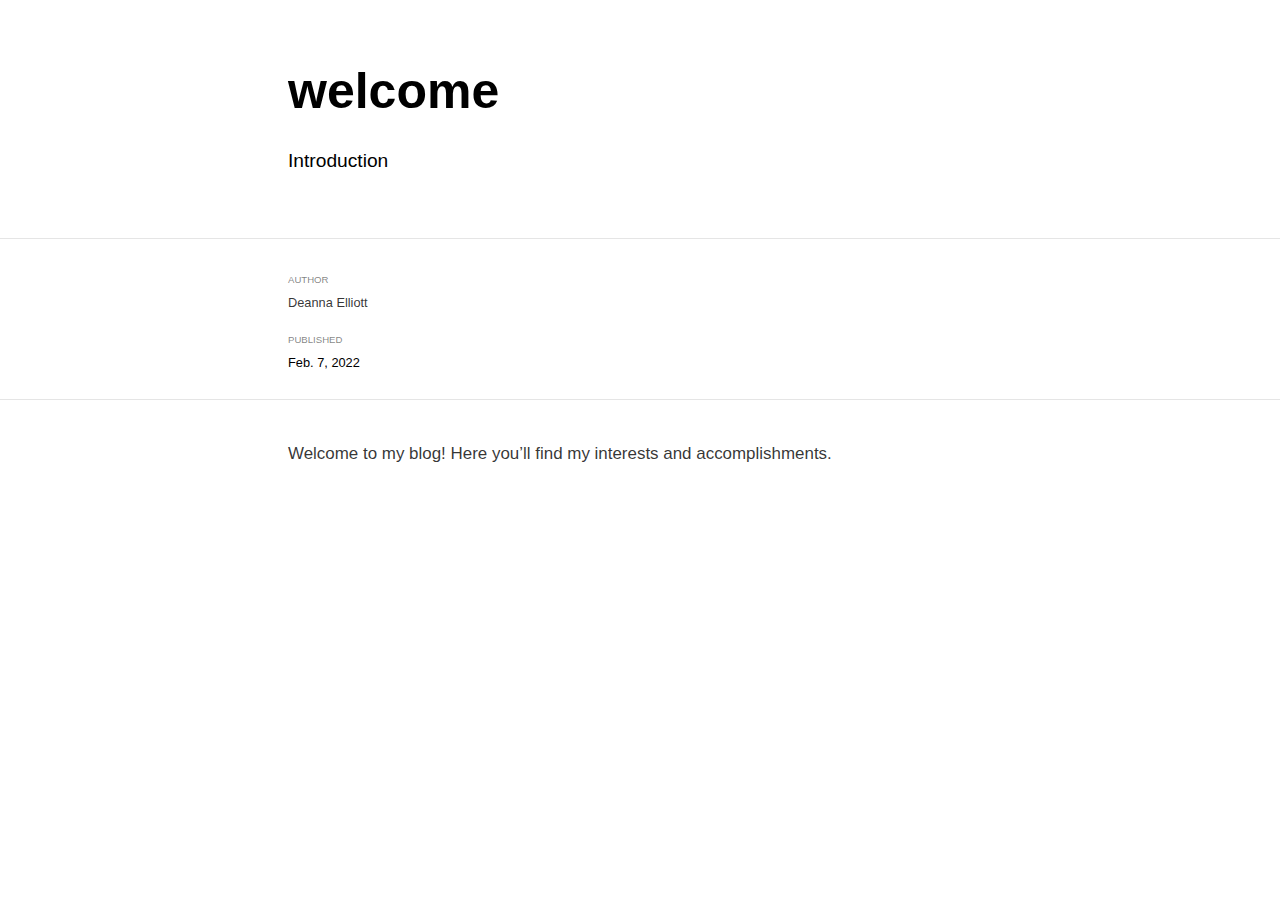
<file: _posts/2022-02-07-welcome/welcome.html>
<!DOCTYPE html>

<html xmlns="http://www.w3.org/1999/xhtml" lang="" xml:lang="">

<head>
  <meta charset="utf-8"/>
  <meta name="viewport" content="width=device-width, initial-scale=1"/>
  <meta http-equiv="X-UA-Compatible" content="IE=Edge,chrome=1"/>
  <meta name="generator" content="distill" />

  <style type="text/css">
  /* Hide doc at startup (prevent jankiness while JS renders/transforms) */
  body {
    visibility: hidden;
  }
  </style>

 <!--radix_placeholder_import_source-->
 <!--/radix_placeholder_import_source-->

<style type="text/css">code{white-space: pre;}</style>
<style type="text/css" data-origin="pandoc">
pre > code.sourceCode { white-space: pre; position: relative; }
pre > code.sourceCode > span { display: inline-block; line-height: 1.25; }
pre > code.sourceCode > span:empty { height: 1.2em; }
.sourceCode { overflow: visible; }
code.sourceCode > span { color: inherit; text-decoration: inherit; }
div.sourceCode { margin: 1em 0; }
pre.sourceCode { margin: 0; }
@media screen {
div.sourceCode { overflow: auto; }
}
@media print {
pre > code.sourceCode { white-space: pre-wrap; }
pre > code.sourceCode > span { text-indent: -5em; padding-left: 5em; }
}
pre.numberSource code
  { counter-reset: source-line 0; }
pre.numberSource code > span
  { position: relative; left: -4em; counter-increment: source-line; }
pre.numberSource code > span > a:first-child::before
  { content: counter(source-line);
    position: relative; left: -1em; text-align: right; vertical-align: baseline;
    border: none; display: inline-block;
    -webkit-touch-callout: none; -webkit-user-select: none;
    -khtml-user-select: none; -moz-user-select: none;
    -ms-user-select: none; user-select: none;
    padding: 0 4px; width: 4em;
    color: #aaaaaa;
  }
pre.numberSource { margin-left: 3em; border-left: 1px solid #aaaaaa;  padding-left: 4px; }
div.sourceCode
  {   }
@media screen {
pre > code.sourceCode > span > a:first-child::before { text-decoration: underline; }
}
code span.al { color: #ad0000; } /* Alert */
code span.an { color: #5e5e5e; } /* Annotation */
code span.at { } /* Attribute */
code span.bn { color: #ad0000; } /* BaseN */
code span.bu { } /* BuiltIn */
code span.cf { color: #007ba5; } /* ControlFlow */
code span.ch { color: #20794d; } /* Char */
code span.cn { color: #8f5902; } /* Constant */
code span.co { color: #5e5e5e; } /* Comment */
code span.cv { color: #5e5e5e; font-style: italic; } /* CommentVar */
code span.do { color: #5e5e5e; font-style: italic; } /* Documentation */
code span.dt { color: #ad0000; } /* DataType */
code span.dv { color: #ad0000; } /* DecVal */
code span.er { color: #ad0000; } /* Error */
code span.ex { } /* Extension */
code span.fl { color: #ad0000; } /* Float */
code span.fu { color: #4758ab; } /* Function */
code span.im { } /* Import */
code span.in { color: #5e5e5e; } /* Information */
code span.kw { color: #007ba5; } /* Keyword */
code span.op { color: #5e5e5e; } /* Operator */
code span.ot { color: #007ba5; } /* Other */
code span.pp { color: #ad0000; } /* Preprocessor */
code span.sc { color: #5e5e5e; } /* SpecialChar */
code span.ss { color: #20794d; } /* SpecialString */
code span.st { color: #20794d; } /* String */
code span.va { color: #111111; } /* Variable */
code span.vs { color: #20794d; } /* VerbatimString */
code span.wa { color: #5e5e5e; font-style: italic; } /* Warning */
</style>


  <!--radix_placeholder_meta_tags-->
  <title>welcome</title>

  <meta property="description" itemprop="description" content="Introduction"/>


  <!--  https://schema.org/Article -->
  <meta property="article:published" itemprop="datePublished" content="2022-02-07"/>
  <meta property="article:created" itemprop="dateCreated" content="2022-02-07"/>
  <meta name="article:author" content="Deanna Elliott"/>

  <!--  https://developers.facebook.com/docs/sharing/webmasters#markup -->
  <meta property="og:title" content="welcome"/>
  <meta property="og:type" content="article"/>
  <meta property="og:description" content="Introduction"/>
  <meta property="og:locale" content="en_US"/>

  <!--  https://dev.twitter.com/cards/types/summary -->
  <meta property="twitter:card" content="summary"/>
  <meta property="twitter:title" content="welcome"/>
  <meta property="twitter:description" content="Introduction"/>

  <!--/radix_placeholder_meta_tags-->
  <!--radix_placeholder_rmarkdown_metadata-->

  <script type="text/json" id="radix-rmarkdown-metadata">
  {"type":"list","attributes":{"names":{"type":"character","attributes":{},"value":["title","description","author","date","output"]}},"value":[{"type":"character","attributes":{},"value":["welcome"]},{"type":"character","attributes":{},"value":["Introduction\n"]},{"type":"list","attributes":{},"value":[{"type":"list","attributes":{"names":{"type":"character","attributes":{},"value":["name"]}},"value":[{"type":"character","attributes":{},"value":["Deanna Elliott"]}]}]},{"type":"character","attributes":{},"value":["2022-02-07"]},{"type":"list","attributes":{"names":{"type":"character","attributes":{},"value":["distill::distill_article"]}},"value":[{"type":"list","attributes":{"names":{"type":"character","attributes":{},"value":["self_contained"]}},"value":[{"type":"logical","attributes":{},"value":[false]}]}]}]}
  </script>
  <!--/radix_placeholder_rmarkdown_metadata-->
  
  <script type="text/json" id="radix-resource-manifest">
  {"type":"character","attributes":{},"value":["welcome_files/anchor-4.2.2/anchor.min.js","welcome_files/bowser-1.9.3/bowser.min.js","welcome_files/distill-2.2.21/template.v2.js","welcome_files/header-attrs-2.11/header-attrs.js","welcome_files/jquery-3.6.0/jquery-3.6.0.js","welcome_files/jquery-3.6.0/jquery-3.6.0.min.js","welcome_files/jquery-3.6.0/jquery-3.6.0.min.map","welcome_files/popper-2.6.0/popper.min.js","welcome_files/tippy-6.2.7/tippy-bundle.umd.min.js","welcome_files/tippy-6.2.7/tippy-light-border.css","welcome_files/tippy-6.2.7/tippy.css","welcome_files/tippy-6.2.7/tippy.umd.min.js","welcome_files/webcomponents-2.0.0/webcomponents.js"]}
  </script>
  <!--radix_placeholder_navigation_in_header-->
  <!--/radix_placeholder_navigation_in_header-->
  <!--radix_placeholder_distill-->

  <style type="text/css">

  body {
    background-color: white;
  }

  .pandoc-table {
    width: 100%;
  }

  .pandoc-table>caption {
    margin-bottom: 10px;
  }

  .pandoc-table th:not([align]) {
    text-align: left;
  }

  .pagedtable-footer {
    font-size: 15px;
  }

  d-byline .byline {
    grid-template-columns: 2fr 2fr;
  }

  d-byline .byline h3 {
    margin-block-start: 1.5em;
  }

  d-byline .byline .authors-affiliations h3 {
    margin-block-start: 0.5em;
  }

  .authors-affiliations .orcid-id {
    width: 16px;
    height:16px;
    margin-left: 4px;
    margin-right: 4px;
    vertical-align: middle;
    padding-bottom: 2px;
  }

  d-title .dt-tags {
    margin-top: 1em;
    grid-column: text;
  }

  .dt-tags .dt-tag {
    text-decoration: none;
    display: inline-block;
    color: rgba(0,0,0,0.6);
    padding: 0em 0.4em;
    margin-right: 0.5em;
    margin-bottom: 0.4em;
    font-size: 70%;
    border: 1px solid rgba(0,0,0,0.2);
    border-radius: 3px;
    text-transform: uppercase;
    font-weight: 500;
  }

  d-article table.gt_table td,
  d-article table.gt_table th {
    border-bottom: none;
  }

  .html-widget {
    margin-bottom: 2.0em;
  }

  .l-screen-inset {
    padding-right: 16px;
  }

  .l-screen .caption {
    margin-left: 10px;
  }

  .shaded {
    background: rgb(247, 247, 247);
    padding-top: 20px;
    padding-bottom: 20px;
    border-top: 1px solid rgba(0, 0, 0, 0.1);
    border-bottom: 1px solid rgba(0, 0, 0, 0.1);
  }

  .shaded .html-widget {
    margin-bottom: 0;
    border: 1px solid rgba(0, 0, 0, 0.1);
  }

  .shaded .shaded-content {
    background: white;
  }

  .text-output {
    margin-top: 0;
    line-height: 1.5em;
  }

  .hidden {
    display: none !important;
  }

  d-article {
    padding-top: 2.5rem;
    padding-bottom: 30px;
  }

  d-appendix {
    padding-top: 30px;
  }

  d-article>p>img {
    width: 100%;
  }

  d-article h2 {
    margin: 1rem 0 1.5rem 0;
  }

  d-article h3 {
    margin-top: 1.5rem;
  }

  d-article iframe {
    border: 1px solid rgba(0, 0, 0, 0.1);
    margin-bottom: 2.0em;
    width: 100%;
  }

  /* Tweak code blocks */

  d-article div.sourceCode code,
  d-article pre code {
    font-family: Consolas, Monaco, 'Andale Mono', 'Ubuntu Mono', monospace;
  }

  d-article pre,
  d-article div.sourceCode,
  d-article div.sourceCode pre {
    overflow: auto;
  }

  d-article div.sourceCode {
    background-color: white;
  }

  d-article div.sourceCode pre {
    padding-left: 10px;
    font-size: 12px;
    border-left: 2px solid rgba(0,0,0,0.1);
  }

  d-article pre {
    font-size: 12px;
    color: black;
    background: none;
    margin-top: 0;
    text-align: left;
    white-space: pre;
    word-spacing: normal;
    word-break: normal;
    word-wrap: normal;
    line-height: 1.5;

    -moz-tab-size: 4;
    -o-tab-size: 4;
    tab-size: 4;

    -webkit-hyphens: none;
    -moz-hyphens: none;
    -ms-hyphens: none;
    hyphens: none;
  }

  d-article pre a {
    border-bottom: none;
  }

  d-article pre a:hover {
    border-bottom: none;
    text-decoration: underline;
  }

  d-article details {
    grid-column: text;
    margin-bottom: 0.8em;
  }

  @media(min-width: 768px) {

  d-article pre,
  d-article div.sourceCode,
  d-article div.sourceCode pre {
    overflow: visible !important;
  }

  d-article div.sourceCode pre {
    padding-left: 18px;
    font-size: 14px;
  }

  d-article pre {
    font-size: 14px;
  }

  }

  figure img.external {
    background: white;
    border: 1px solid rgba(0, 0, 0, 0.1);
    box-shadow: 0 1px 8px rgba(0, 0, 0, 0.1);
    padding: 18px;
    box-sizing: border-box;
  }

  /* CSS for d-contents */

  .d-contents {
    grid-column: text;
    color: rgba(0,0,0,0.8);
    font-size: 0.9em;
    padding-bottom: 1em;
    margin-bottom: 1em;
    padding-bottom: 0.5em;
    margin-bottom: 1em;
    padding-left: 0.25em;
    justify-self: start;
  }

  @media(min-width: 1000px) {
    .d-contents.d-contents-float {
      height: 0;
      grid-column-start: 1;
      grid-column-end: 4;
      justify-self: center;
      padding-right: 3em;
      padding-left: 2em;
    }
  }

  .d-contents nav h3 {
    font-size: 18px;
    margin-top: 0;
    margin-bottom: 1em;
  }

  .d-contents li {
    list-style-type: none
  }

  .d-contents nav > ul {
    padding-left: 0;
  }

  .d-contents ul {
    padding-left: 1em
  }

  .d-contents nav ul li {
    margin-top: 0.6em;
    margin-bottom: 0.2em;
  }

  .d-contents nav a {
    font-size: 13px;
    border-bottom: none;
    text-decoration: none
    color: rgba(0, 0, 0, 0.8);
  }

  .d-contents nav a:hover {
    text-decoration: underline solid rgba(0, 0, 0, 0.6)
  }

  .d-contents nav > ul > li > a {
    font-weight: 600;
  }

  .d-contents nav > ul > li > ul {
    font-weight: inherit;
  }

  .d-contents nav > ul > li > ul > li {
    margin-top: 0.2em;
  }


  .d-contents nav ul {
    margin-top: 0;
    margin-bottom: 0.25em;
  }

  .d-article-with-toc h2:nth-child(2) {
    margin-top: 0;
  }


  /* Figure */

  .figure {
    position: relative;
    margin-bottom: 2.5em;
    margin-top: 1.5em;
  }

  .figure img {
    width: 100%;
  }

  .figure .caption {
    color: rgba(0, 0, 0, 0.6);
    font-size: 12px;
    line-height: 1.5em;
  }

  .figure img.external {
    background: white;
    border: 1px solid rgba(0, 0, 0, 0.1);
    box-shadow: 0 1px 8px rgba(0, 0, 0, 0.1);
    padding: 18px;
    box-sizing: border-box;
  }

  .figure .caption a {
    color: rgba(0, 0, 0, 0.6);
  }

  .figure .caption b,
  .figure .caption strong, {
    font-weight: 600;
    color: rgba(0, 0, 0, 1.0);
  }

  /* Citations */

  d-article .citation {
    color: inherit;
    cursor: inherit;
  }

  div.hanging-indent{
    margin-left: 1em; text-indent: -1em;
  }

  /* Citation hover box */

  .tippy-box[data-theme~=light-border] {
    background-color: rgba(250, 250, 250, 0.95);
  }

  .tippy-content > p {
    margin-bottom: 0;
    padding: 2px;
  }


  /* Tweak 1000px media break to show more text */

  @media(min-width: 1000px) {
    .base-grid,
    distill-header,
    d-title,
    d-abstract,
    d-article,
    d-appendix,
    distill-appendix,
    d-byline,
    d-footnote-list,
    d-citation-list,
    distill-footer {
      grid-template-columns: [screen-start] 1fr [page-start kicker-start] 80px [middle-start] 50px [text-start kicker-end] 65px 65px 65px 65px 65px 65px 65px 65px [text-end gutter-start] 65px [middle-end] 65px [page-end gutter-end] 1fr [screen-end];
      grid-column-gap: 16px;
    }

    .grid {
      grid-column-gap: 16px;
    }

    d-article {
      font-size: 1.06rem;
      line-height: 1.7em;
    }
    figure .caption, .figure .caption, figure figcaption {
      font-size: 13px;
    }
  }

  @media(min-width: 1180px) {
    .base-grid,
    distill-header,
    d-title,
    d-abstract,
    d-article,
    d-appendix,
    distill-appendix,
    d-byline,
    d-footnote-list,
    d-citation-list,
    distill-footer {
      grid-template-columns: [screen-start] 1fr [page-start kicker-start] 60px [middle-start] 60px [text-start kicker-end] 60px 60px 60px 60px 60px 60px 60px 60px [text-end gutter-start] 60px [middle-end] 60px [page-end gutter-end] 1fr [screen-end];
      grid-column-gap: 32px;
    }

    .grid {
      grid-column-gap: 32px;
    }
  }


  /* Get the citation styles for the appendix (not auto-injected on render since
     we do our own rendering of the citation appendix) */

  d-appendix .citation-appendix,
  .d-appendix .citation-appendix {
    font-size: 11px;
    line-height: 15px;
    border-left: 1px solid rgba(0, 0, 0, 0.1);
    padding-left: 18px;
    border: 1px solid rgba(0,0,0,0.1);
    background: rgba(0, 0, 0, 0.02);
    padding: 10px 18px;
    border-radius: 3px;
    color: rgba(150, 150, 150, 1);
    overflow: hidden;
    margin-top: -12px;
    white-space: pre-wrap;
    word-wrap: break-word;
  }

  /* Include appendix styles here so they can be overridden */

  d-appendix {
    contain: layout style;
    font-size: 0.8em;
    line-height: 1.7em;
    margin-top: 60px;
    margin-bottom: 0;
    border-top: 1px solid rgba(0, 0, 0, 0.1);
    color: rgba(0,0,0,0.5);
    padding-top: 60px;
    padding-bottom: 48px;
  }

  d-appendix h3 {
    grid-column: page-start / text-start;
    font-size: 15px;
    font-weight: 500;
    margin-top: 1em;
    margin-bottom: 0;
    color: rgba(0,0,0,0.65);
  }

  d-appendix h3 + * {
    margin-top: 1em;
  }

  d-appendix ol {
    padding: 0 0 0 15px;
  }

  @media (min-width: 768px) {
    d-appendix ol {
      padding: 0 0 0 30px;
      margin-left: -30px;
    }
  }

  d-appendix li {
    margin-bottom: 1em;
  }

  d-appendix a {
    color: rgba(0, 0, 0, 0.6);
  }

  d-appendix > * {
    grid-column: text;
  }

  d-appendix > d-footnote-list,
  d-appendix > d-citation-list,
  d-appendix > distill-appendix {
    grid-column: screen;
  }

  /* Include footnote styles here so they can be overridden */

  d-footnote-list {
    contain: layout style;
  }

  d-footnote-list > * {
    grid-column: text;
  }

  d-footnote-list a.footnote-backlink {
    color: rgba(0,0,0,0.3);
    padding-left: 0.5em;
  }



  /* Anchor.js */

  .anchorjs-link {
    /*transition: all .25s linear; */
    text-decoration: none;
    border-bottom: none;
  }
  *:hover > .anchorjs-link {
    margin-left: -1.125em !important;
    text-decoration: none;
    border-bottom: none;
  }

  /* Social footer */

  .social_footer {
    margin-top: 30px;
    margin-bottom: 0;
    color: rgba(0,0,0,0.67);
  }

  .disqus-comments {
    margin-right: 30px;
  }

  .disqus-comment-count {
    border-bottom: 1px solid rgba(0, 0, 0, 0.4);
    cursor: pointer;
  }

  #disqus_thread {
    margin-top: 30px;
  }

  .article-sharing a {
    border-bottom: none;
    margin-right: 8px;
  }

  .article-sharing a:hover {
    border-bottom: none;
  }

  .sidebar-section.subscribe {
    font-size: 12px;
    line-height: 1.6em;
  }

  .subscribe p {
    margin-bottom: 0.5em;
  }


  .article-footer .subscribe {
    font-size: 15px;
    margin-top: 45px;
  }


  .sidebar-section.custom {
    font-size: 12px;
    line-height: 1.6em;
  }

  .custom p {
    margin-bottom: 0.5em;
  }

  /* Styles for listing layout (hide title) */
  .layout-listing d-title, .layout-listing .d-title {
    display: none;
  }

  /* Styles for posts lists (not auto-injected) */


  .posts-with-sidebar {
    padding-left: 45px;
    padding-right: 45px;
  }

  .posts-list .description h2,
  .posts-list .description p {
    font-family: -apple-system, BlinkMacSystemFont, "Segoe UI", Roboto, Oxygen, Ubuntu, Cantarell, "Fira Sans", "Droid Sans", "Helvetica Neue", Arial, sans-serif;
  }

  .posts-list .description h2 {
    font-weight: 700;
    border-bottom: none;
    padding-bottom: 0;
  }

  .posts-list h2.post-tag {
    border-bottom: 1px solid rgba(0, 0, 0, 0.2);
    padding-bottom: 12px;
  }
  .posts-list {
    margin-top: 60px;
    margin-bottom: 24px;
  }

  .posts-list .post-preview {
    text-decoration: none;
    overflow: hidden;
    display: block;
    border-bottom: 1px solid rgba(0, 0, 0, 0.1);
    padding: 24px 0;
  }

  .post-preview-last {
    border-bottom: none !important;
  }

  .posts-list .posts-list-caption {
    grid-column: screen;
    font-weight: 400;
  }

  .posts-list .post-preview h2 {
    margin: 0 0 6px 0;
    line-height: 1.2em;
    font-style: normal;
    font-size: 24px;
  }

  .posts-list .post-preview p {
    margin: 0 0 12px 0;
    line-height: 1.4em;
    font-size: 16px;
  }

  .posts-list .post-preview .thumbnail {
    box-sizing: border-box;
    margin-bottom: 24px;
    position: relative;
    max-width: 500px;
  }
  .posts-list .post-preview img {
    width: 100%;
    display: block;
  }

  .posts-list .metadata {
    font-size: 12px;
    line-height: 1.4em;
    margin-bottom: 18px;
  }

  .posts-list .metadata > * {
    display: inline-block;
  }

  .posts-list .metadata .publishedDate {
    margin-right: 2em;
  }

  .posts-list .metadata .dt-authors {
    display: block;
    margin-top: 0.3em;
    margin-right: 2em;
  }

  .posts-list .dt-tags {
    display: block;
    line-height: 1em;
  }

  .posts-list .dt-tags .dt-tag {
    display: inline-block;
    color: rgba(0,0,0,0.6);
    padding: 0.3em 0.4em;
    margin-right: 0.2em;
    margin-bottom: 0.4em;
    font-size: 60%;
    border: 1px solid rgba(0,0,0,0.2);
    border-radius: 3px;
    text-transform: uppercase;
    font-weight: 500;
  }

  .posts-list img {
    opacity: 1;
  }

  .posts-list img[data-src] {
    opacity: 0;
  }

  .posts-more {
    clear: both;
  }


  .posts-sidebar {
    font-size: 16px;
  }

  .posts-sidebar h3 {
    font-size: 16px;
    margin-top: 0;
    margin-bottom: 0.5em;
    font-weight: 400;
    text-transform: uppercase;
  }

  .sidebar-section {
    margin-bottom: 30px;
  }

  .categories ul {
    list-style-type: none;
    margin: 0;
    padding: 0;
  }

  .categories li {
    color: rgba(0, 0, 0, 0.8);
    margin-bottom: 0;
  }

  .categories li>a {
    border-bottom: none;
  }

  .categories li>a:hover {
    border-bottom: 1px solid rgba(0, 0, 0, 0.4);
  }

  .categories .active {
    font-weight: 600;
  }

  .categories .category-count {
    color: rgba(0, 0, 0, 0.4);
  }


  @media(min-width: 768px) {
    .posts-list .post-preview h2 {
      font-size: 26px;
    }
    .posts-list .post-preview .thumbnail {
      float: right;
      width: 30%;
      margin-bottom: 0;
    }
    .posts-list .post-preview .description {
      float: left;
      width: 45%;
    }
    .posts-list .post-preview .metadata {
      float: left;
      width: 20%;
      margin-top: 8px;
    }
    .posts-list .post-preview p {
      margin: 0 0 12px 0;
      line-height: 1.5em;
      font-size: 16px;
    }
    .posts-with-sidebar .posts-list {
      float: left;
      width: 75%;
    }
    .posts-with-sidebar .posts-sidebar {
      float: right;
      width: 20%;
      margin-top: 60px;
      padding-top: 24px;
      padding-bottom: 24px;
    }
  }


  /* Improve display for browsers without grid (IE/Edge <= 15) */

  .downlevel {
    line-height: 1.6em;
    font-family: -apple-system, BlinkMacSystemFont, "Segoe UI", Roboto, Oxygen, Ubuntu, Cantarell, "Fira Sans", "Droid Sans", "Helvetica Neue", Arial, sans-serif;
    margin: 0;
  }

  .downlevel .d-title {
    padding-top: 6rem;
    padding-bottom: 1.5rem;
  }

  .downlevel .d-title h1 {
    font-size: 50px;
    font-weight: 700;
    line-height: 1.1em;
    margin: 0 0 0.5rem;
  }

  .downlevel .d-title p {
    font-weight: 300;
    font-size: 1.2rem;
    line-height: 1.55em;
    margin-top: 0;
  }

  .downlevel .d-byline {
    padding-top: 0.8em;
    padding-bottom: 0.8em;
    font-size: 0.8rem;
    line-height: 1.8em;
  }

  .downlevel .section-separator {
    border: none;
    border-top: 1px solid rgba(0, 0, 0, 0.1);
  }

  .downlevel .d-article {
    font-size: 1.06rem;
    line-height: 1.7em;
    padding-top: 1rem;
    padding-bottom: 2rem;
  }


  .downlevel .d-appendix {
    padding-left: 0;
    padding-right: 0;
    max-width: none;
    font-size: 0.8em;
    line-height: 1.7em;
    margin-bottom: 0;
    color: rgba(0,0,0,0.5);
    padding-top: 40px;
    padding-bottom: 48px;
  }

  .downlevel .footnotes ol {
    padding-left: 13px;
  }

  .downlevel .base-grid,
  .downlevel .distill-header,
  .downlevel .d-title,
  .downlevel .d-abstract,
  .downlevel .d-article,
  .downlevel .d-appendix,
  .downlevel .distill-appendix,
  .downlevel .d-byline,
  .downlevel .d-footnote-list,
  .downlevel .d-citation-list,
  .downlevel .distill-footer,
  .downlevel .appendix-bottom,
  .downlevel .posts-container {
    padding-left: 40px;
    padding-right: 40px;
  }

  @media(min-width: 768px) {
    .downlevel .base-grid,
    .downlevel .distill-header,
    .downlevel .d-title,
    .downlevel .d-abstract,
    .downlevel .d-article,
    .downlevel .d-appendix,
    .downlevel .distill-appendix,
    .downlevel .d-byline,
    .downlevel .d-footnote-list,
    .downlevel .d-citation-list,
    .downlevel .distill-footer,
    .downlevel .appendix-bottom,
    .downlevel .posts-container {
    padding-left: 150px;
    padding-right: 150px;
    max-width: 900px;
  }
  }

  .downlevel pre code {
    display: block;
    border-left: 2px solid rgba(0, 0, 0, .1);
    padding: 0 0 0 20px;
    font-size: 14px;
  }

  .downlevel code, .downlevel pre {
    color: black;
    background: none;
    font-family: Consolas, Monaco, 'Andale Mono', 'Ubuntu Mono', monospace;
    text-align: left;
    white-space: pre;
    word-spacing: normal;
    word-break: normal;
    word-wrap: normal;
    line-height: 1.5;

    -moz-tab-size: 4;
    -o-tab-size: 4;
    tab-size: 4;

    -webkit-hyphens: none;
    -moz-hyphens: none;
    -ms-hyphens: none;
    hyphens: none;
  }

  .downlevel .posts-list .post-preview {
    color: inherit;
  }



  </style>

  <script type="application/javascript">

  function is_downlevel_browser() {
    if (bowser.isUnsupportedBrowser({ msie: "12", msedge: "16"},
                                   window.navigator.userAgent)) {
      return true;
    } else {
      return window.load_distill_framework === undefined;
    }
  }

  // show body when load is complete
  function on_load_complete() {

    // add anchors
    if (window.anchors) {
      window.anchors.options.placement = 'left';
      window.anchors.add('d-article > h2, d-article > h3, d-article > h4, d-article > h5');
    }


    // set body to visible
    document.body.style.visibility = 'visible';

    // force redraw for leaflet widgets
    if (window.HTMLWidgets) {
      var maps = window.HTMLWidgets.findAll(".leaflet");
      $.each(maps, function(i, el) {
        var map = this.getMap();
        map.invalidateSize();
        map.eachLayer(function(layer) {
          if (layer instanceof L.TileLayer)
            layer.redraw();
        });
      });
    }

    // trigger 'shown' so htmlwidgets resize
    $('d-article').trigger('shown');
  }

  function init_distill() {

    init_common();

    // create front matter
    var front_matter = $('<d-front-matter></d-front-matter>');
    $('#distill-front-matter').wrap(front_matter);

    // create d-title
    $('.d-title').changeElementType('d-title');

    // create d-byline
    var byline = $('<d-byline></d-byline>');
    $('.d-byline').replaceWith(byline);

    // create d-article
    var article = $('<d-article></d-article>');
    $('.d-article').wrap(article).children().unwrap();

    // move posts container into article
    $('.posts-container').appendTo($('d-article'));

    // create d-appendix
    $('.d-appendix').changeElementType('d-appendix');

    // flag indicating that we have appendix items
    var appendix = $('.appendix-bottom').children('h3').length > 0;

    // replace footnotes with <d-footnote>
    $('.footnote-ref').each(function(i, val) {
      appendix = true;
      var href = $(this).attr('href');
      var id = href.replace('#', '');
      var fn = $('#' + id);
      var fn_p = $('#' + id + '>p');
      fn_p.find('.footnote-back').remove();
      var text = fn_p.html();
      var dtfn = $('<d-footnote></d-footnote>');
      dtfn.html(text);
      $(this).replaceWith(dtfn);
    });
    // remove footnotes
    $('.footnotes').remove();

    // move refs into #references-listing
    $('#references-listing').replaceWith($('#refs'));

    $('h1.appendix, h2.appendix').each(function(i, val) {
      $(this).changeElementType('h3');
    });
    $('h3.appendix').each(function(i, val) {
      var id = $(this).attr('id');
      $('.d-contents a[href="#' + id + '"]').parent().remove();
      appendix = true;
      $(this).nextUntil($('h1, h2, h3')).addBack().appendTo($('d-appendix'));
    });

    // show d-appendix if we have appendix content
    $("d-appendix").css('display', appendix ? 'grid' : 'none');

    // localize layout chunks to just output
    $('.layout-chunk').each(function(i, val) {

      // capture layout
      var layout = $(this).attr('data-layout');

      // apply layout to markdown level block elements
      var elements = $(this).children().not('details, div.sourceCode, pre, script');
      elements.each(function(i, el) {
        var layout_div = $('<div class="' + layout + '"></div>');
        if (layout_div.hasClass('shaded')) {
          var shaded_content = $('<div class="shaded-content"></div>');
          $(this).wrap(shaded_content);
          $(this).parent().wrap(layout_div);
        } else {
          $(this).wrap(layout_div);
        }
      });


      // unwrap the layout-chunk div
      $(this).children().unwrap();
    });

    // remove code block used to force  highlighting css
    $('.distill-force-highlighting-css').parent().remove();

    // remove empty line numbers inserted by pandoc when using a
    // custom syntax highlighting theme
    $('code.sourceCode a:empty').remove();

    // load distill framework
    load_distill_framework();

    // wait for window.distillRunlevel == 4 to do post processing
    function distill_post_process() {

      if (!window.distillRunlevel || window.distillRunlevel < 4)
        return;

      // hide author/affiliations entirely if we have no authors
      var front_matter = JSON.parse($("#distill-front-matter").html());
      var have_authors = front_matter.authors && front_matter.authors.length > 0;
      if (!have_authors)
        $('d-byline').addClass('hidden');

      // article with toc class
      $('.d-contents').parent().addClass('d-article-with-toc');

      // strip links that point to #
      $('.authors-affiliations').find('a[href="#"]').removeAttr('href');

      // add orcid ids
      $('.authors-affiliations').find('.author').each(function(i, el) {
        var orcid_id = front_matter.authors[i].orcidID;
        if (orcid_id) {
          var a = $('<a></a>');
          a.attr('href', 'https://orcid.org/' + orcid_id);
          var img = $('<img></img>');
          img.addClass('orcid-id');
          img.attr('alt', 'ORCID ID');
          img.attr('src','[data-uri]');
          a.append(img);
          $(this).append(a);
        }
      });

      // hide elements of author/affiliations grid that have no value
      function hide_byline_column(caption) {
        $('d-byline').find('h3:contains("' + caption + '")').parent().css('visibility', 'hidden');
      }

      // affiliations
      var have_affiliations = false;
      for (var i = 0; i<front_matter.authors.length; ++i) {
        var author = front_matter.authors[i];
        if (author.affiliation !== "&nbsp;") {
          have_affiliations = true;
          break;
        }
      }
      if (!have_affiliations)
        $('d-byline').find('h3:contains("Affiliations")').css('visibility', 'hidden');

      // published date
      if (!front_matter.publishedDate)
        hide_byline_column("Published");

      // document object identifier
      var doi = $('d-byline').find('h3:contains("DOI")');
      var doi_p = doi.next().empty();
      if (!front_matter.doi) {
        // if we have a citation and valid citationText then link to that
        if ($('#citation').length > 0 && front_matter.citationText) {
          doi.html('Citation');
          $('<a href="#citation"></a>')
            .text(front_matter.citationText)
            .appendTo(doi_p);
        } else {
          hide_byline_column("DOI");
        }
      } else {
        $('<a></a>')
           .attr('href', "https://doi.org/" + front_matter.doi)
           .html(front_matter.doi)
           .appendTo(doi_p);
      }

       // change plural form of authors/affiliations
      if (front_matter.authors.length === 1) {
        var grid = $('.authors-affiliations');
        grid.children('h3:contains("Authors")').text('Author');
        grid.children('h3:contains("Affiliations")').text('Affiliation');
      }

      // remove d-appendix and d-footnote-list local styles
      $('d-appendix > style:first-child').remove();
      $('d-footnote-list > style:first-child').remove();

      // move appendix-bottom entries to the bottom
      $('.appendix-bottom').appendTo('d-appendix').children().unwrap();
      $('.appendix-bottom').remove();

      // hoverable references
      $('span.citation[data-cites]').each(function() {
        var refs = $(this).attr('data-cites').split(" ");
        var refHtml = refs.map(function(ref) {
          return "<p>" + $('#ref-' + ref).html() + "</p>";
        }).join("\n");
        window.tippy(this, {
          allowHTML: true,
          content: refHtml,
          maxWidth: 500,
          interactive: true,
          interactiveBorder: 10,
          theme: 'light-border',
          placement: 'bottom-start'
        });
      });

      // clear polling timer
      clearInterval(tid);

      // show body now that everything is ready
      on_load_complete();
    }

    var tid = setInterval(distill_post_process, 50);
    distill_post_process();

  }

  function init_downlevel() {

    init_common();

     // insert hr after d-title
    $('.d-title').after($('<hr class="section-separator"/>'));

    // check if we have authors
    var front_matter = JSON.parse($("#distill-front-matter").html());
    var have_authors = front_matter.authors && front_matter.authors.length > 0;

    // manage byline/border
    if (!have_authors)
      $('.d-byline').remove();
    $('.d-byline').after($('<hr class="section-separator"/>'));
    $('.d-byline a').remove();

    // remove toc
    $('.d-contents').remove();

    // move appendix elements
    $('h1.appendix, h2.appendix').each(function(i, val) {
      $(this).changeElementType('h3');
    });
    $('h3.appendix').each(function(i, val) {
      $(this).nextUntil($('h1, h2, h3')).addBack().appendTo($('.d-appendix'));
    });


    // inject headers into references and footnotes
    var refs_header = $('<h3></h3>');
    refs_header.text('References');
    $('#refs').prepend(refs_header);

    var footnotes_header = $('<h3></h3');
    footnotes_header.text('Footnotes');
    $('.footnotes').children('hr').first().replaceWith(footnotes_header);

    // move appendix-bottom entries to the bottom
    $('.appendix-bottom').appendTo('.d-appendix').children().unwrap();
    $('.appendix-bottom').remove();

    // remove appendix if it's empty
    if ($('.d-appendix').children().length === 0)
      $('.d-appendix').remove();

    // prepend separator above appendix
    $('.d-appendix').before($('<hr class="section-separator" style="clear: both"/>'));

    // trim code
    $('pre>code').each(function(i, val) {
      $(this).html($.trim($(this).html()));
    });

    // move posts-container right before article
    $('.posts-container').insertBefore($('.d-article'));

    $('body').addClass('downlevel');

    on_load_complete();
  }


  function init_common() {

    // jquery plugin to change element types
    (function($) {
      $.fn.changeElementType = function(newType) {
        var attrs = {};

        $.each(this[0].attributes, function(idx, attr) {
          attrs[attr.nodeName] = attr.nodeValue;
        });

        this.replaceWith(function() {
          return $("<" + newType + "/>", attrs).append($(this).contents());
        });
      };
    })(jQuery);

    // prevent underline for linked images
    $('a > img').parent().css({'border-bottom' : 'none'});

    // mark non-body figures created by knitr chunks as 100% width
    $('.layout-chunk').each(function(i, val) {
      var figures = $(this).find('img, .html-widget');
      if ($(this).attr('data-layout') !== "l-body") {
        figures.css('width', '100%');
      } else {
        figures.css('max-width', '100%');
        figures.filter("[width]").each(function(i, val) {
          var fig = $(this);
          fig.css('width', fig.attr('width') + 'px');
        });

      }
    });

    // auto-append index.html to post-preview links in file: protocol
    // and in rstudio ide preview
    $('.post-preview').each(function(i, val) {
      if (window.location.protocol === "file:")
        $(this).attr('href', $(this).attr('href') + "index.html");
    });

    // get rid of index.html references in header
    if (window.location.protocol !== "file:") {
      $('.distill-site-header a[href]').each(function(i,val) {
        $(this).attr('href', $(this).attr('href').replace("index.html", "./"));
      });
    }

    // add class to pandoc style tables
    $('tr.header').parent('thead').parent('table').addClass('pandoc-table');
    $('.kable-table').children('table').addClass('pandoc-table');

    // add figcaption style to table captions
    $('caption').parent('table').addClass("figcaption");

    // initialize posts list
    if (window.init_posts_list)
      window.init_posts_list();

    // implmement disqus comment link
    $('.disqus-comment-count').click(function() {
      window.headroom_prevent_pin = true;
      $('#disqus_thread').toggleClass('hidden');
      if (!$('#disqus_thread').hasClass('hidden')) {
        var offset = $(this).offset();
        $(window).resize();
        $('html, body').animate({
          scrollTop: offset.top - 35
        });
      }
    });
  }

  document.addEventListener('DOMContentLoaded', function() {
    if (is_downlevel_browser())
      init_downlevel();
    else
      window.addEventListener('WebComponentsReady', init_distill);
  });

  </script>

  <!--/radix_placeholder_distill-->
  <script src="welcome_files/header-attrs-2.11/header-attrs.js"></script>
  <script src="welcome_files/jquery-3.6.0/jquery-3.6.0.min.js"></script>
  <script src="welcome_files/popper-2.6.0/popper.min.js"></script>
  <link href="welcome_files/tippy-6.2.7/tippy.css" rel="stylesheet" />
  <link href="welcome_files/tippy-6.2.7/tippy-light-border.css" rel="stylesheet" />
  <script src="welcome_files/tippy-6.2.7/tippy.umd.min.js"></script>
  <script src="welcome_files/anchor-4.2.2/anchor.min.js"></script>
  <script src="welcome_files/bowser-1.9.3/bowser.min.js"></script>
  <script src="welcome_files/webcomponents-2.0.0/webcomponents.js"></script>
  <script src="welcome_files/distill-2.2.21/template.v2.js"></script>
  <!--radix_placeholder_site_in_header-->
  <!--/radix_placeholder_site_in_header-->


</head>

<body>

<!--radix_placeholder_front_matter-->

<script id="distill-front-matter" type="text/json">
{"title":"welcome","description":"Introduction","authors":[{"author":"Deanna Elliott","authorURL":"#","affiliation":"&nbsp;","affiliationURL":"#","orcidID":""}],"publishedDate":"2022-02-07T00:00:00.000-08:00","citationText":"Elliott, 2022"}
</script>

<!--/radix_placeholder_front_matter-->
<!--radix_placeholder_navigation_before_body-->
<!--/radix_placeholder_navigation_before_body-->
<!--radix_placeholder_site_before_body-->
<!--/radix_placeholder_site_before_body-->

<div class="d-title">
<h1>welcome</h1>
<!--radix_placeholder_categories-->
<!--/radix_placeholder_categories-->
<p><p>Introduction</p></p>
</div>

<div class="d-byline">
  Deanna Elliott  
  
<br/>2022-02-07
</div>

<div class="d-article">
<p>Welcome to my blog! Here you’ll find my interests and accomplishments.</p>
<div class="sourceCode" id="cb1"><pre class="sourceCode r distill-force-highlighting-css"><code class="sourceCode r"></code></pre></div>
<!--radix_placeholder_article_footer-->
<!--/radix_placeholder_article_footer-->
</div>

<div class="d-appendix">
</div>


<!--radix_placeholder_site_after_body-->
<!--/radix_placeholder_site_after_body-->
<!--radix_placeholder_appendices-->
<div class="appendix-bottom"></div>
<!--/radix_placeholder_appendices-->
<!--radix_placeholder_navigation_after_body-->
<!--/radix_placeholder_navigation_after_body-->

</body>

</html>
</file>
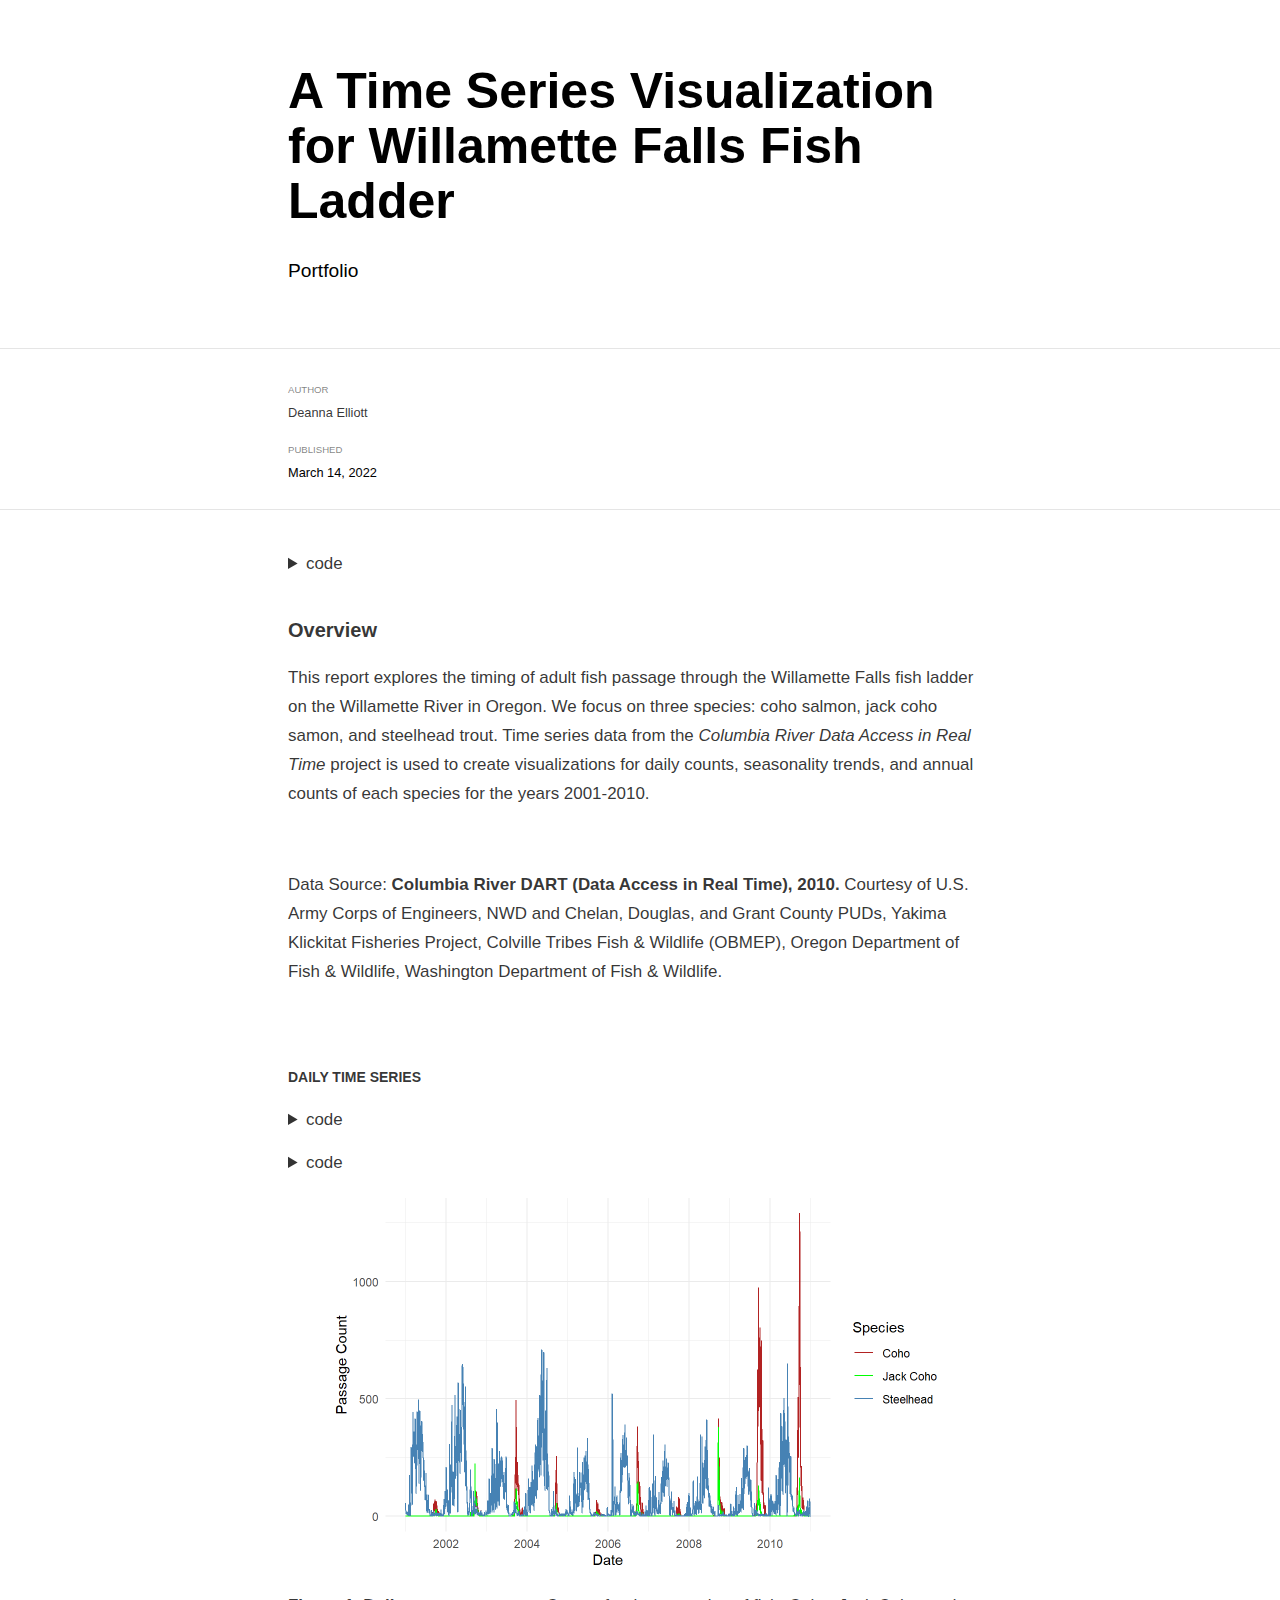
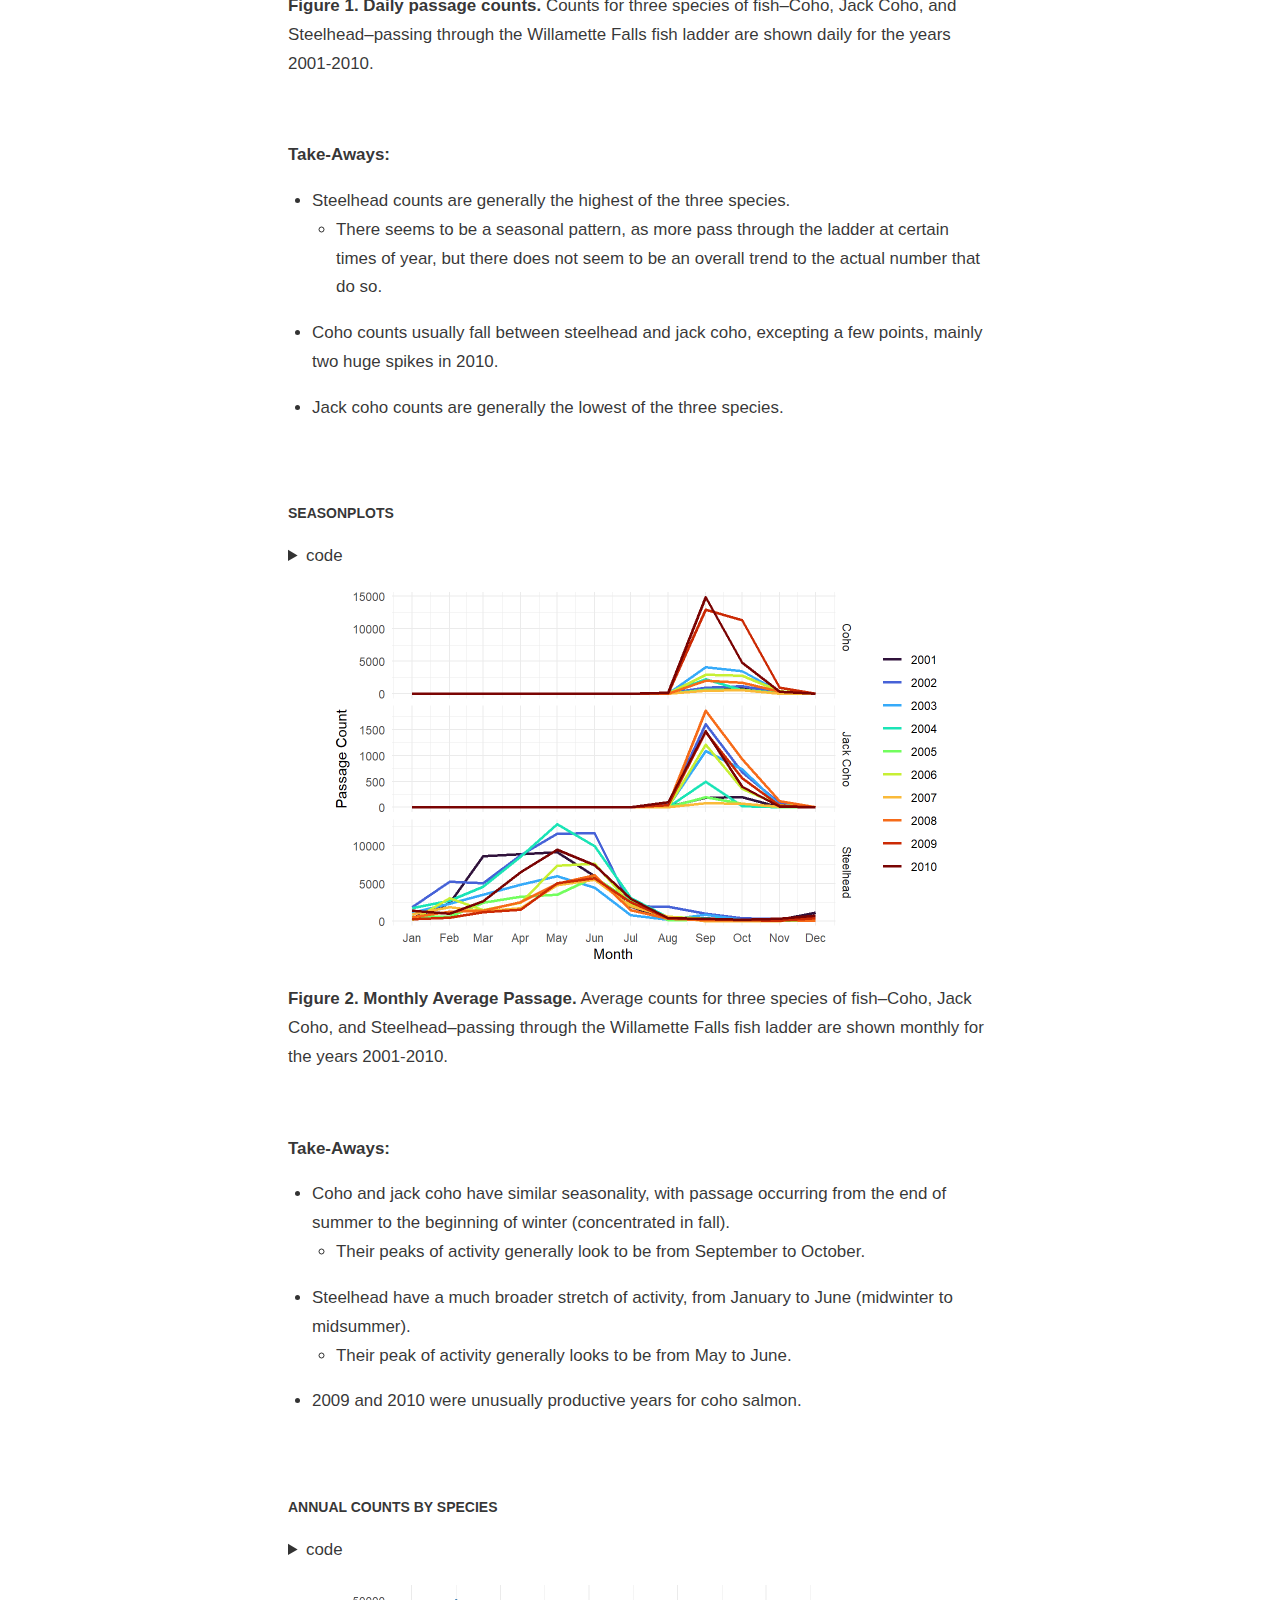
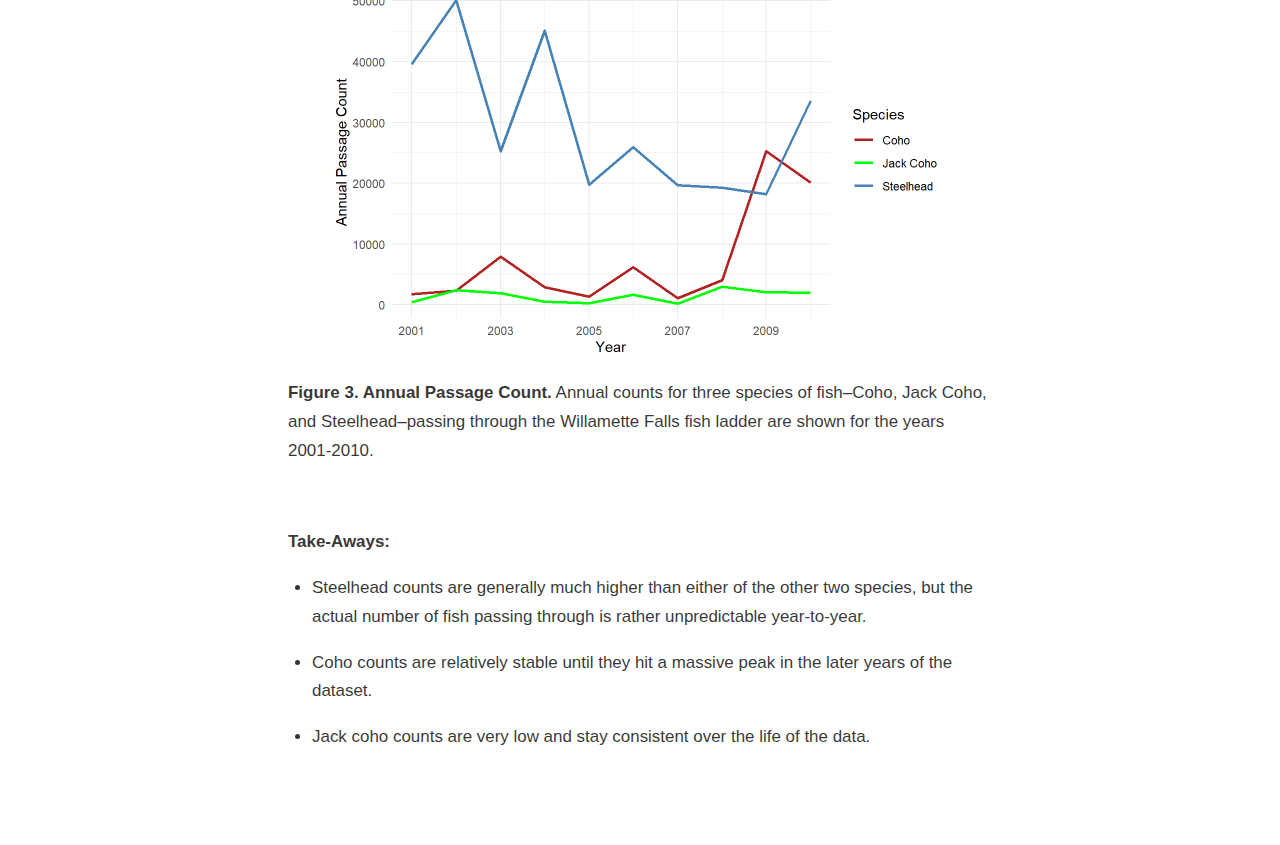
<file: _posts/2022-03-14-time-series/time-series.html>
<!DOCTYPE html>

<html xmlns="http://www.w3.org/1999/xhtml" lang="" xml:lang="">

<head>
  <meta charset="utf-8"/>
  <meta name="viewport" content="width=device-width, initial-scale=1"/>
  <meta http-equiv="X-UA-Compatible" content="IE=Edge,chrome=1"/>
  <meta name="generator" content="distill" />

  <style type="text/css">
  /* Hide doc at startup (prevent jankiness while JS renders/transforms) */
  body {
    visibility: hidden;
  }
  </style>

 <!--radix_placeholder_import_source-->
 <!--/radix_placeholder_import_source-->

<style type="text/css">code{white-space: pre;}</style>
<style type="text/css" data-origin="pandoc">
pre > code.sourceCode { white-space: pre; position: relative; }
pre > code.sourceCode > span { display: inline-block; line-height: 1.25; }
pre > code.sourceCode > span:empty { height: 1.2em; }
.sourceCode { overflow: visible; }
code.sourceCode > span { color: inherit; text-decoration: inherit; }
div.sourceCode { margin: 1em 0; }
pre.sourceCode { margin: 0; }
@media screen {
div.sourceCode { overflow: auto; }
}
@media print {
pre > code.sourceCode { white-space: pre-wrap; }
pre > code.sourceCode > span { text-indent: -5em; padding-left: 5em; }
}
pre.numberSource code
  { counter-reset: source-line 0; }
pre.numberSource code > span
  { position: relative; left: -4em; counter-increment: source-line; }
pre.numberSource code > span > a:first-child::before
  { content: counter(source-line);
    position: relative; left: -1em; text-align: right; vertical-align: baseline;
    border: none; display: inline-block;
    -webkit-touch-callout: none; -webkit-user-select: none;
    -khtml-user-select: none; -moz-user-select: none;
    -ms-user-select: none; user-select: none;
    padding: 0 4px; width: 4em;
    color: #aaaaaa;
  }
pre.numberSource { margin-left: 3em; border-left: 1px solid #aaaaaa;  padding-left: 4px; }
div.sourceCode
  {   }
@media screen {
pre > code.sourceCode > span > a:first-child::before { text-decoration: underline; }
}
code span.al { color: #ad0000; } /* Alert */
code span.an { color: #5e5e5e; } /* Annotation */
code span.at { } /* Attribute */
code span.bn { color: #ad0000; } /* BaseN */
code span.bu { } /* BuiltIn */
code span.cf { color: #007ba5; } /* ControlFlow */
code span.ch { color: #20794d; } /* Char */
code span.cn { color: #8f5902; } /* Constant */
code span.co { color: #5e5e5e; } /* Comment */
code span.cv { color: #5e5e5e; font-style: italic; } /* CommentVar */
code span.do { color: #5e5e5e; font-style: italic; } /* Documentation */
code span.dt { color: #ad0000; } /* DataType */
code span.dv { color: #ad0000; } /* DecVal */
code span.er { color: #ad0000; } /* Error */
code span.ex { } /* Extension */
code span.fl { color: #ad0000; } /* Float */
code span.fu { color: #4758ab; } /* Function */
code span.im { } /* Import */
code span.in { color: #5e5e5e; } /* Information */
code span.kw { color: #007ba5; } /* Keyword */
code span.op { color: #5e5e5e; } /* Operator */
code span.ot { color: #007ba5; } /* Other */
code span.pp { color: #ad0000; } /* Preprocessor */
code span.sc { color: #5e5e5e; } /* SpecialChar */
code span.ss { color: #20794d; } /* SpecialString */
code span.st { color: #20794d; } /* String */
code span.va { color: #111111; } /* Variable */
code span.vs { color: #20794d; } /* VerbatimString */
code span.wa { color: #5e5e5e; font-style: italic; } /* Warning */
</style>


  <!--radix_placeholder_meta_tags-->
  <title>A Time Series Visualization for Willamette Falls Fish Ladder</title>

  <meta property="description" itemprop="description" content="Portfolio"/>


  <!--  https://schema.org/Article -->
  <meta property="article:published" itemprop="datePublished" content="2022-03-14"/>
  <meta property="article:created" itemprop="dateCreated" content="2022-03-14"/>
  <meta name="article:author" content="Deanna Elliott"/>

  <!--  https://developers.facebook.com/docs/sharing/webmasters#markup -->
  <meta property="og:title" content="A Time Series Visualization for Willamette Falls Fish Ladder"/>
  <meta property="og:type" content="article"/>
  <meta property="og:description" content="Portfolio"/>
  <meta property="og:locale" content="en_US"/>

  <!--  https://dev.twitter.com/cards/types/summary -->
  <meta property="twitter:card" content="summary"/>
  <meta property="twitter:title" content="A Time Series Visualization for Willamette Falls Fish Ladder"/>
  <meta property="twitter:description" content="Portfolio"/>

  <!--/radix_placeholder_meta_tags-->
  <!--radix_placeholder_rmarkdown_metadata-->

  <script type="text/json" id="radix-rmarkdown-metadata">
  {"type":"list","attributes":{"names":{"type":"character","attributes":{},"value":["title","description","author","date","output"]}},"value":[{"type":"character","attributes":{},"value":["A Time Series Visualization for Willamette Falls Fish Ladder"]},{"type":"character","attributes":{},"value":["Portfolio\n"]},{"type":"list","attributes":{},"value":[{"type":"list","attributes":{"names":{"type":"character","attributes":{},"value":["name"]}},"value":[{"type":"character","attributes":{},"value":["Deanna Elliott"]}]}]},{"type":"character","attributes":{},"value":["2022-03-14"]},{"type":"list","attributes":{"names":{"type":"character","attributes":{},"value":["distill::distill_article"]}},"value":[{"type":"list","attributes":{"names":{"type":"character","attributes":{},"value":["self_contained","code_folding"]}},"value":[{"type":"logical","attributes":{},"value":[false]},{"type":"character","attributes":{},"value":["code"]}]}]}]}
  </script>
  <!--/radix_placeholder_rmarkdown_metadata-->
  
  <script type="text/json" id="radix-resource-manifest">
  {"type":"character","attributes":{},"value":["time-series_files/anchor-4.2.2/anchor.min.js","time-series_files/bowser-1.9.3/bowser.min.js","time-series_files/distill-2.2.21/template.v2.js","time-series_files/figure-html5/unnamed-chunk-2-1.png","time-series_files/figure-html5/unnamed-chunk-3-1.png","time-series_files/figure-html5/unnamed-chunk-4-1.png","time-series_files/header-attrs-2.11/header-attrs.js","time-series_files/jquery-3.6.0/jquery-3.6.0.js","time-series_files/jquery-3.6.0/jquery-3.6.0.min.js","time-series_files/jquery-3.6.0/jquery-3.6.0.min.map","time-series_files/popper-2.6.0/popper.min.js","time-series_files/tippy-6.2.7/tippy-bundle.umd.min.js","time-series_files/tippy-6.2.7/tippy-light-border.css","time-series_files/tippy-6.2.7/tippy.css","time-series_files/tippy-6.2.7/tippy.umd.min.js","time-series_files/webcomponents-2.0.0/webcomponents.js"]}
  </script>
  <!--radix_placeholder_navigation_in_header-->
  <!--/radix_placeholder_navigation_in_header-->
  <!--radix_placeholder_distill-->

  <style type="text/css">

  body {
    background-color: white;
  }

  .pandoc-table {
    width: 100%;
  }

  .pandoc-table>caption {
    margin-bottom: 10px;
  }

  .pandoc-table th:not([align]) {
    text-align: left;
  }

  .pagedtable-footer {
    font-size: 15px;
  }

  d-byline .byline {
    grid-template-columns: 2fr 2fr;
  }

  d-byline .byline h3 {
    margin-block-start: 1.5em;
  }

  d-byline .byline .authors-affiliations h3 {
    margin-block-start: 0.5em;
  }

  .authors-affiliations .orcid-id {
    width: 16px;
    height:16px;
    margin-left: 4px;
    margin-right: 4px;
    vertical-align: middle;
    padding-bottom: 2px;
  }

  d-title .dt-tags {
    margin-top: 1em;
    grid-column: text;
  }

  .dt-tags .dt-tag {
    text-decoration: none;
    display: inline-block;
    color: rgba(0,0,0,0.6);
    padding: 0em 0.4em;
    margin-right: 0.5em;
    margin-bottom: 0.4em;
    font-size: 70%;
    border: 1px solid rgba(0,0,0,0.2);
    border-radius: 3px;
    text-transform: uppercase;
    font-weight: 500;
  }

  d-article table.gt_table td,
  d-article table.gt_table th {
    border-bottom: none;
  }

  .html-widget {
    margin-bottom: 2.0em;
  }

  .l-screen-inset {
    padding-right: 16px;
  }

  .l-screen .caption {
    margin-left: 10px;
  }

  .shaded {
    background: rgb(247, 247, 247);
    padding-top: 20px;
    padding-bottom: 20px;
    border-top: 1px solid rgba(0, 0, 0, 0.1);
    border-bottom: 1px solid rgba(0, 0, 0, 0.1);
  }

  .shaded .html-widget {
    margin-bottom: 0;
    border: 1px solid rgba(0, 0, 0, 0.1);
  }

  .shaded .shaded-content {
    background: white;
  }

  .text-output {
    margin-top: 0;
    line-height: 1.5em;
  }

  .hidden {
    display: none !important;
  }

  d-article {
    padding-top: 2.5rem;
    padding-bottom: 30px;
  }

  d-appendix {
    padding-top: 30px;
  }

  d-article>p>img {
    width: 100%;
  }

  d-article h2 {
    margin: 1rem 0 1.5rem 0;
  }

  d-article h3 {
    margin-top: 1.5rem;
  }

  d-article iframe {
    border: 1px solid rgba(0, 0, 0, 0.1);
    margin-bottom: 2.0em;
    width: 100%;
  }

  /* Tweak code blocks */

  d-article div.sourceCode code,
  d-article pre code {
    font-family: Consolas, Monaco, 'Andale Mono', 'Ubuntu Mono', monospace;
  }

  d-article pre,
  d-article div.sourceCode,
  d-article div.sourceCode pre {
    overflow: auto;
  }

  d-article div.sourceCode {
    background-color: white;
  }

  d-article div.sourceCode pre {
    padding-left: 10px;
    font-size: 12px;
    border-left: 2px solid rgba(0,0,0,0.1);
  }

  d-article pre {
    font-size: 12px;
    color: black;
    background: none;
    margin-top: 0;
    text-align: left;
    white-space: pre;
    word-spacing: normal;
    word-break: normal;
    word-wrap: normal;
    line-height: 1.5;

    -moz-tab-size: 4;
    -o-tab-size: 4;
    tab-size: 4;

    -webkit-hyphens: none;
    -moz-hyphens: none;
    -ms-hyphens: none;
    hyphens: none;
  }

  d-article pre a {
    border-bottom: none;
  }

  d-article pre a:hover {
    border-bottom: none;
    text-decoration: underline;
  }

  d-article details {
    grid-column: text;
    margin-bottom: 0.8em;
  }

  @media(min-width: 768px) {

  d-article pre,
  d-article div.sourceCode,
  d-article div.sourceCode pre {
    overflow: visible !important;
  }

  d-article div.sourceCode pre {
    padding-left: 18px;
    font-size: 14px;
  }

  d-article pre {
    font-size: 14px;
  }

  }

  figure img.external {
    background: white;
    border: 1px solid rgba(0, 0, 0, 0.1);
    box-shadow: 0 1px 8px rgba(0, 0, 0, 0.1);
    padding: 18px;
    box-sizing: border-box;
  }

  /* CSS for d-contents */

  .d-contents {
    grid-column: text;
    color: rgba(0,0,0,0.8);
    font-size: 0.9em;
    padding-bottom: 1em;
    margin-bottom: 1em;
    padding-bottom: 0.5em;
    margin-bottom: 1em;
    padding-left: 0.25em;
    justify-self: start;
  }

  @media(min-width: 1000px) {
    .d-contents.d-contents-float {
      height: 0;
      grid-column-start: 1;
      grid-column-end: 4;
      justify-self: center;
      padding-right: 3em;
      padding-left: 2em;
    }
  }

  .d-contents nav h3 {
    font-size: 18px;
    margin-top: 0;
    margin-bottom: 1em;
  }

  .d-contents li {
    list-style-type: none
  }

  .d-contents nav > ul {
    padding-left: 0;
  }

  .d-contents ul {
    padding-left: 1em
  }

  .d-contents nav ul li {
    margin-top: 0.6em;
    margin-bottom: 0.2em;
  }

  .d-contents nav a {
    font-size: 13px;
    border-bottom: none;
    text-decoration: none
    color: rgba(0, 0, 0, 0.8);
  }

  .d-contents nav a:hover {
    text-decoration: underline solid rgba(0, 0, 0, 0.6)
  }

  .d-contents nav > ul > li > a {
    font-weight: 600;
  }

  .d-contents nav > ul > li > ul {
    font-weight: inherit;
  }

  .d-contents nav > ul > li > ul > li {
    margin-top: 0.2em;
  }


  .d-contents nav ul {
    margin-top: 0;
    margin-bottom: 0.25em;
  }

  .d-article-with-toc h2:nth-child(2) {
    margin-top: 0;
  }


  /* Figure */

  .figure {
    position: relative;
    margin-bottom: 2.5em;
    margin-top: 1.5em;
  }

  .figure img {
    width: 100%;
  }

  .figure .caption {
    color: rgba(0, 0, 0, 0.6);
    font-size: 12px;
    line-height: 1.5em;
  }

  .figure img.external {
    background: white;
    border: 1px solid rgba(0, 0, 0, 0.1);
    box-shadow: 0 1px 8px rgba(0, 0, 0, 0.1);
    padding: 18px;
    box-sizing: border-box;
  }

  .figure .caption a {
    color: rgba(0, 0, 0, 0.6);
  }

  .figure .caption b,
  .figure .caption strong, {
    font-weight: 600;
    color: rgba(0, 0, 0, 1.0);
  }

  /* Citations */

  d-article .citation {
    color: inherit;
    cursor: inherit;
  }

  div.hanging-indent{
    margin-left: 1em; text-indent: -1em;
  }

  /* Citation hover box */

  .tippy-box[data-theme~=light-border] {
    background-color: rgba(250, 250, 250, 0.95);
  }

  .tippy-content > p {
    margin-bottom: 0;
    padding: 2px;
  }


  /* Tweak 1000px media break to show more text */

  @media(min-width: 1000px) {
    .base-grid,
    distill-header,
    d-title,
    d-abstract,
    d-article,
    d-appendix,
    distill-appendix,
    d-byline,
    d-footnote-list,
    d-citation-list,
    distill-footer {
      grid-template-columns: [screen-start] 1fr [page-start kicker-start] 80px [middle-start] 50px [text-start kicker-end] 65px 65px 65px 65px 65px 65px 65px 65px [text-end gutter-start] 65px [middle-end] 65px [page-end gutter-end] 1fr [screen-end];
      grid-column-gap: 16px;
    }

    .grid {
      grid-column-gap: 16px;
    }

    d-article {
      font-size: 1.06rem;
      line-height: 1.7em;
    }
    figure .caption, .figure .caption, figure figcaption {
      font-size: 13px;
    }
  }

  @media(min-width: 1180px) {
    .base-grid,
    distill-header,
    d-title,
    d-abstract,
    d-article,
    d-appendix,
    distill-appendix,
    d-byline,
    d-footnote-list,
    d-citation-list,
    distill-footer {
      grid-template-columns: [screen-start] 1fr [page-start kicker-start] 60px [middle-start] 60px [text-start kicker-end] 60px 60px 60px 60px 60px 60px 60px 60px [text-end gutter-start] 60px [middle-end] 60px [page-end gutter-end] 1fr [screen-end];
      grid-column-gap: 32px;
    }

    .grid {
      grid-column-gap: 32px;
    }
  }


  /* Get the citation styles for the appendix (not auto-injected on render since
     we do our own rendering of the citation appendix) */

  d-appendix .citation-appendix,
  .d-appendix .citation-appendix {
    font-size: 11px;
    line-height: 15px;
    border-left: 1px solid rgba(0, 0, 0, 0.1);
    padding-left: 18px;
    border: 1px solid rgba(0,0,0,0.1);
    background: rgba(0, 0, 0, 0.02);
    padding: 10px 18px;
    border-radius: 3px;
    color: rgba(150, 150, 150, 1);
    overflow: hidden;
    margin-top: -12px;
    white-space: pre-wrap;
    word-wrap: break-word;
  }

  /* Include appendix styles here so they can be overridden */

  d-appendix {
    contain: layout style;
    font-size: 0.8em;
    line-height: 1.7em;
    margin-top: 60px;
    margin-bottom: 0;
    border-top: 1px solid rgba(0, 0, 0, 0.1);
    color: rgba(0,0,0,0.5);
    padding-top: 60px;
    padding-bottom: 48px;
  }

  d-appendix h3 {
    grid-column: page-start / text-start;
    font-size: 15px;
    font-weight: 500;
    margin-top: 1em;
    margin-bottom: 0;
    color: rgba(0,0,0,0.65);
  }

  d-appendix h3 + * {
    margin-top: 1em;
  }

  d-appendix ol {
    padding: 0 0 0 15px;
  }

  @media (min-width: 768px) {
    d-appendix ol {
      padding: 0 0 0 30px;
      margin-left: -30px;
    }
  }

  d-appendix li {
    margin-bottom: 1em;
  }

  d-appendix a {
    color: rgba(0, 0, 0, 0.6);
  }

  d-appendix > * {
    grid-column: text;
  }

  d-appendix > d-footnote-list,
  d-appendix > d-citation-list,
  d-appendix > distill-appendix {
    grid-column: screen;
  }

  /* Include footnote styles here so they can be overridden */

  d-footnote-list {
    contain: layout style;
  }

  d-footnote-list > * {
    grid-column: text;
  }

  d-footnote-list a.footnote-backlink {
    color: rgba(0,0,0,0.3);
    padding-left: 0.5em;
  }



  /* Anchor.js */

  .anchorjs-link {
    /*transition: all .25s linear; */
    text-decoration: none;
    border-bottom: none;
  }
  *:hover > .anchorjs-link {
    margin-left: -1.125em !important;
    text-decoration: none;
    border-bottom: none;
  }

  /* Social footer */

  .social_footer {
    margin-top: 30px;
    margin-bottom: 0;
    color: rgba(0,0,0,0.67);
  }

  .disqus-comments {
    margin-right: 30px;
  }

  .disqus-comment-count {
    border-bottom: 1px solid rgba(0, 0, 0, 0.4);
    cursor: pointer;
  }

  #disqus_thread {
    margin-top: 30px;
  }

  .article-sharing a {
    border-bottom: none;
    margin-right: 8px;
  }

  .article-sharing a:hover {
    border-bottom: none;
  }

  .sidebar-section.subscribe {
    font-size: 12px;
    line-height: 1.6em;
  }

  .subscribe p {
    margin-bottom: 0.5em;
  }


  .article-footer .subscribe {
    font-size: 15px;
    margin-top: 45px;
  }


  .sidebar-section.custom {
    font-size: 12px;
    line-height: 1.6em;
  }

  .custom p {
    margin-bottom: 0.5em;
  }

  /* Styles for listing layout (hide title) */
  .layout-listing d-title, .layout-listing .d-title {
    display: none;
  }

  /* Styles for posts lists (not auto-injected) */


  .posts-with-sidebar {
    padding-left: 45px;
    padding-right: 45px;
  }

  .posts-list .description h2,
  .posts-list .description p {
    font-family: -apple-system, BlinkMacSystemFont, "Segoe UI", Roboto, Oxygen, Ubuntu, Cantarell, "Fira Sans", "Droid Sans", "Helvetica Neue", Arial, sans-serif;
  }

  .posts-list .description h2 {
    font-weight: 700;
    border-bottom: none;
    padding-bottom: 0;
  }

  .posts-list h2.post-tag {
    border-bottom: 1px solid rgba(0, 0, 0, 0.2);
    padding-bottom: 12px;
  }
  .posts-list {
    margin-top: 60px;
    margin-bottom: 24px;
  }

  .posts-list .post-preview {
    text-decoration: none;
    overflow: hidden;
    display: block;
    border-bottom: 1px solid rgba(0, 0, 0, 0.1);
    padding: 24px 0;
  }

  .post-preview-last {
    border-bottom: none !important;
  }

  .posts-list .posts-list-caption {
    grid-column: screen;
    font-weight: 400;
  }

  .posts-list .post-preview h2 {
    margin: 0 0 6px 0;
    line-height: 1.2em;
    font-style: normal;
    font-size: 24px;
  }

  .posts-list .post-preview p {
    margin: 0 0 12px 0;
    line-height: 1.4em;
    font-size: 16px;
  }

  .posts-list .post-preview .thumbnail {
    box-sizing: border-box;
    margin-bottom: 24px;
    position: relative;
    max-width: 500px;
  }
  .posts-list .post-preview img {
    width: 100%;
    display: block;
  }

  .posts-list .metadata {
    font-size: 12px;
    line-height: 1.4em;
    margin-bottom: 18px;
  }

  .posts-list .metadata > * {
    display: inline-block;
  }

  .posts-list .metadata .publishedDate {
    margin-right: 2em;
  }

  .posts-list .metadata .dt-authors {
    display: block;
    margin-top: 0.3em;
    margin-right: 2em;
  }

  .posts-list .dt-tags {
    display: block;
    line-height: 1em;
  }

  .posts-list .dt-tags .dt-tag {
    display: inline-block;
    color: rgba(0,0,0,0.6);
    padding: 0.3em 0.4em;
    margin-right: 0.2em;
    margin-bottom: 0.4em;
    font-size: 60%;
    border: 1px solid rgba(0,0,0,0.2);
    border-radius: 3px;
    text-transform: uppercase;
    font-weight: 500;
  }

  .posts-list img {
    opacity: 1;
  }

  .posts-list img[data-src] {
    opacity: 0;
  }

  .posts-more {
    clear: both;
  }


  .posts-sidebar {
    font-size: 16px;
  }

  .posts-sidebar h3 {
    font-size: 16px;
    margin-top: 0;
    margin-bottom: 0.5em;
    font-weight: 400;
    text-transform: uppercase;
  }

  .sidebar-section {
    margin-bottom: 30px;
  }

  .categories ul {
    list-style-type: none;
    margin: 0;
    padding: 0;
  }

  .categories li {
    color: rgba(0, 0, 0, 0.8);
    margin-bottom: 0;
  }

  .categories li>a {
    border-bottom: none;
  }

  .categories li>a:hover {
    border-bottom: 1px solid rgba(0, 0, 0, 0.4);
  }

  .categories .active {
    font-weight: 600;
  }

  .categories .category-count {
    color: rgba(0, 0, 0, 0.4);
  }


  @media(min-width: 768px) {
    .posts-list .post-preview h2 {
      font-size: 26px;
    }
    .posts-list .post-preview .thumbnail {
      float: right;
      width: 30%;
      margin-bottom: 0;
    }
    .posts-list .post-preview .description {
      float: left;
      width: 45%;
    }
    .posts-list .post-preview .metadata {
      float: left;
      width: 20%;
      margin-top: 8px;
    }
    .posts-list .post-preview p {
      margin: 0 0 12px 0;
      line-height: 1.5em;
      font-size: 16px;
    }
    .posts-with-sidebar .posts-list {
      float: left;
      width: 75%;
    }
    .posts-with-sidebar .posts-sidebar {
      float: right;
      width: 20%;
      margin-top: 60px;
      padding-top: 24px;
      padding-bottom: 24px;
    }
  }


  /* Improve display for browsers without grid (IE/Edge <= 15) */

  .downlevel {
    line-height: 1.6em;
    font-family: -apple-system, BlinkMacSystemFont, "Segoe UI", Roboto, Oxygen, Ubuntu, Cantarell, "Fira Sans", "Droid Sans", "Helvetica Neue", Arial, sans-serif;
    margin: 0;
  }

  .downlevel .d-title {
    padding-top: 6rem;
    padding-bottom: 1.5rem;
  }

  .downlevel .d-title h1 {
    font-size: 50px;
    font-weight: 700;
    line-height: 1.1em;
    margin: 0 0 0.5rem;
  }

  .downlevel .d-title p {
    font-weight: 300;
    font-size: 1.2rem;
    line-height: 1.55em;
    margin-top: 0;
  }

  .downlevel .d-byline {
    padding-top: 0.8em;
    padding-bottom: 0.8em;
    font-size: 0.8rem;
    line-height: 1.8em;
  }

  .downlevel .section-separator {
    border: none;
    border-top: 1px solid rgba(0, 0, 0, 0.1);
  }

  .downlevel .d-article {
    font-size: 1.06rem;
    line-height: 1.7em;
    padding-top: 1rem;
    padding-bottom: 2rem;
  }


  .downlevel .d-appendix {
    padding-left: 0;
    padding-right: 0;
    max-width: none;
    font-size: 0.8em;
    line-height: 1.7em;
    margin-bottom: 0;
    color: rgba(0,0,0,0.5);
    padding-top: 40px;
    padding-bottom: 48px;
  }

  .downlevel .footnotes ol {
    padding-left: 13px;
  }

  .downlevel .base-grid,
  .downlevel .distill-header,
  .downlevel .d-title,
  .downlevel .d-abstract,
  .downlevel .d-article,
  .downlevel .d-appendix,
  .downlevel .distill-appendix,
  .downlevel .d-byline,
  .downlevel .d-footnote-list,
  .downlevel .d-citation-list,
  .downlevel .distill-footer,
  .downlevel .appendix-bottom,
  .downlevel .posts-container {
    padding-left: 40px;
    padding-right: 40px;
  }

  @media(min-width: 768px) {
    .downlevel .base-grid,
    .downlevel .distill-header,
    .downlevel .d-title,
    .downlevel .d-abstract,
    .downlevel .d-article,
    .downlevel .d-appendix,
    .downlevel .distill-appendix,
    .downlevel .d-byline,
    .downlevel .d-footnote-list,
    .downlevel .d-citation-list,
    .downlevel .distill-footer,
    .downlevel .appendix-bottom,
    .downlevel .posts-container {
    padding-left: 150px;
    padding-right: 150px;
    max-width: 900px;
  }
  }

  .downlevel pre code {
    display: block;
    border-left: 2px solid rgba(0, 0, 0, .1);
    padding: 0 0 0 20px;
    font-size: 14px;
  }

  .downlevel code, .downlevel pre {
    color: black;
    background: none;
    font-family: Consolas, Monaco, 'Andale Mono', 'Ubuntu Mono', monospace;
    text-align: left;
    white-space: pre;
    word-spacing: normal;
    word-break: normal;
    word-wrap: normal;
    line-height: 1.5;

    -moz-tab-size: 4;
    -o-tab-size: 4;
    tab-size: 4;

    -webkit-hyphens: none;
    -moz-hyphens: none;
    -ms-hyphens: none;
    hyphens: none;
  }

  .downlevel .posts-list .post-preview {
    color: inherit;
  }



  </style>

  <script type="application/javascript">

  function is_downlevel_browser() {
    if (bowser.isUnsupportedBrowser({ msie: "12", msedge: "16"},
                                   window.navigator.userAgent)) {
      return true;
    } else {
      return window.load_distill_framework === undefined;
    }
  }

  // show body when load is complete
  function on_load_complete() {

    // add anchors
    if (window.anchors) {
      window.anchors.options.placement = 'left';
      window.anchors.add('d-article > h2, d-article > h3, d-article > h4, d-article > h5');
    }


    // set body to visible
    document.body.style.visibility = 'visible';

    // force redraw for leaflet widgets
    if (window.HTMLWidgets) {
      var maps = window.HTMLWidgets.findAll(".leaflet");
      $.each(maps, function(i, el) {
        var map = this.getMap();
        map.invalidateSize();
        map.eachLayer(function(layer) {
          if (layer instanceof L.TileLayer)
            layer.redraw();
        });
      });
    }

    // trigger 'shown' so htmlwidgets resize
    $('d-article').trigger('shown');
  }

  function init_distill() {

    init_common();

    // create front matter
    var front_matter = $('<d-front-matter></d-front-matter>');
    $('#distill-front-matter').wrap(front_matter);

    // create d-title
    $('.d-title').changeElementType('d-title');

    // create d-byline
    var byline = $('<d-byline></d-byline>');
    $('.d-byline').replaceWith(byline);

    // create d-article
    var article = $('<d-article></d-article>');
    $('.d-article').wrap(article).children().unwrap();

    // move posts container into article
    $('.posts-container').appendTo($('d-article'));

    // create d-appendix
    $('.d-appendix').changeElementType('d-appendix');

    // flag indicating that we have appendix items
    var appendix = $('.appendix-bottom').children('h3').length > 0;

    // replace footnotes with <d-footnote>
    $('.footnote-ref').each(function(i, val) {
      appendix = true;
      var href = $(this).attr('href');
      var id = href.replace('#', '');
      var fn = $('#' + id);
      var fn_p = $('#' + id + '>p');
      fn_p.find('.footnote-back').remove();
      var text = fn_p.html();
      var dtfn = $('<d-footnote></d-footnote>');
      dtfn.html(text);
      $(this).replaceWith(dtfn);
    });
    // remove footnotes
    $('.footnotes').remove();

    // move refs into #references-listing
    $('#references-listing').replaceWith($('#refs'));

    $('h1.appendix, h2.appendix').each(function(i, val) {
      $(this).changeElementType('h3');
    });
    $('h3.appendix').each(function(i, val) {
      var id = $(this).attr('id');
      $('.d-contents a[href="#' + id + '"]').parent().remove();
      appendix = true;
      $(this).nextUntil($('h1, h2, h3')).addBack().appendTo($('d-appendix'));
    });

    // show d-appendix if we have appendix content
    $("d-appendix").css('display', appendix ? 'grid' : 'none');

    // localize layout chunks to just output
    $('.layout-chunk').each(function(i, val) {

      // capture layout
      var layout = $(this).attr('data-layout');

      // apply layout to markdown level block elements
      var elements = $(this).children().not('details, div.sourceCode, pre, script');
      elements.each(function(i, el) {
        var layout_div = $('<div class="' + layout + '"></div>');
        if (layout_div.hasClass('shaded')) {
          var shaded_content = $('<div class="shaded-content"></div>');
          $(this).wrap(shaded_content);
          $(this).parent().wrap(layout_div);
        } else {
          $(this).wrap(layout_div);
        }
      });


      // unwrap the layout-chunk div
      $(this).children().unwrap();
    });

    // remove code block used to force  highlighting css
    $('.distill-force-highlighting-css').parent().remove();

    // remove empty line numbers inserted by pandoc when using a
    // custom syntax highlighting theme
    $('code.sourceCode a:empty').remove();

    // load distill framework
    load_distill_framework();

    // wait for window.distillRunlevel == 4 to do post processing
    function distill_post_process() {

      if (!window.distillRunlevel || window.distillRunlevel < 4)
        return;

      // hide author/affiliations entirely if we have no authors
      var front_matter = JSON.parse($("#distill-front-matter").html());
      var have_authors = front_matter.authors && front_matter.authors.length > 0;
      if (!have_authors)
        $('d-byline').addClass('hidden');

      // article with toc class
      $('.d-contents').parent().addClass('d-article-with-toc');

      // strip links that point to #
      $('.authors-affiliations').find('a[href="#"]').removeAttr('href');

      // add orcid ids
      $('.authors-affiliations').find('.author').each(function(i, el) {
        var orcid_id = front_matter.authors[i].orcidID;
        if (orcid_id) {
          var a = $('<a></a>');
          a.attr('href', 'https://orcid.org/' + orcid_id);
          var img = $('<img></img>');
          img.addClass('orcid-id');
          img.attr('alt', 'ORCID ID');
          img.attr('src','[data-uri]');
          a.append(img);
          $(this).append(a);
        }
      });

      // hide elements of author/affiliations grid that have no value
      function hide_byline_column(caption) {
        $('d-byline').find('h3:contains("' + caption + '")').parent().css('visibility', 'hidden');
      }

      // affiliations
      var have_affiliations = false;
      for (var i = 0; i<front_matter.authors.length; ++i) {
        var author = front_matter.authors[i];
        if (author.affiliation !== "&nbsp;") {
          have_affiliations = true;
          break;
        }
      }
      if (!have_affiliations)
        $('d-byline').find('h3:contains("Affiliations")').css('visibility', 'hidden');

      // published date
      if (!front_matter.publishedDate)
        hide_byline_column("Published");

      // document object identifier
      var doi = $('d-byline').find('h3:contains("DOI")');
      var doi_p = doi.next().empty();
      if (!front_matter.doi) {
        // if we have a citation and valid citationText then link to that
        if ($('#citation').length > 0 && front_matter.citationText) {
          doi.html('Citation');
          $('<a href="#citation"></a>')
            .text(front_matter.citationText)
            .appendTo(doi_p);
        } else {
          hide_byline_column("DOI");
        }
      } else {
        $('<a></a>')
           .attr('href', "https://doi.org/" + front_matter.doi)
           .html(front_matter.doi)
           .appendTo(doi_p);
      }

       // change plural form of authors/affiliations
      if (front_matter.authors.length === 1) {
        var grid = $('.authors-affiliations');
        grid.children('h3:contains("Authors")').text('Author');
        grid.children('h3:contains("Affiliations")').text('Affiliation');
      }

      // remove d-appendix and d-footnote-list local styles
      $('d-appendix > style:first-child').remove();
      $('d-footnote-list > style:first-child').remove();

      // move appendix-bottom entries to the bottom
      $('.appendix-bottom').appendTo('d-appendix').children().unwrap();
      $('.appendix-bottom').remove();

      // hoverable references
      $('span.citation[data-cites]').each(function() {
        var refs = $(this).attr('data-cites').split(" ");
        var refHtml = refs.map(function(ref) {
          return "<p>" + $('#ref-' + ref).html() + "</p>";
        }).join("\n");
        window.tippy(this, {
          allowHTML: true,
          content: refHtml,
          maxWidth: 500,
          interactive: true,
          interactiveBorder: 10,
          theme: 'light-border',
          placement: 'bottom-start'
        });
      });

      // clear polling timer
      clearInterval(tid);

      // show body now that everything is ready
      on_load_complete();
    }

    var tid = setInterval(distill_post_process, 50);
    distill_post_process();

  }

  function init_downlevel() {

    init_common();

     // insert hr after d-title
    $('.d-title').after($('<hr class="section-separator"/>'));

    // check if we have authors
    var front_matter = JSON.parse($("#distill-front-matter").html());
    var have_authors = front_matter.authors && front_matter.authors.length > 0;

    // manage byline/border
    if (!have_authors)
      $('.d-byline').remove();
    $('.d-byline').after($('<hr class="section-separator"/>'));
    $('.d-byline a').remove();

    // remove toc
    $('.d-contents').remove();

    // move appendix elements
    $('h1.appendix, h2.appendix').each(function(i, val) {
      $(this).changeElementType('h3');
    });
    $('h3.appendix').each(function(i, val) {
      $(this).nextUntil($('h1, h2, h3')).addBack().appendTo($('.d-appendix'));
    });


    // inject headers into references and footnotes
    var refs_header = $('<h3></h3>');
    refs_header.text('References');
    $('#refs').prepend(refs_header);

    var footnotes_header = $('<h3></h3');
    footnotes_header.text('Footnotes');
    $('.footnotes').children('hr').first().replaceWith(footnotes_header);

    // move appendix-bottom entries to the bottom
    $('.appendix-bottom').appendTo('.d-appendix').children().unwrap();
    $('.appendix-bottom').remove();

    // remove appendix if it's empty
    if ($('.d-appendix').children().length === 0)
      $('.d-appendix').remove();

    // prepend separator above appendix
    $('.d-appendix').before($('<hr class="section-separator" style="clear: both"/>'));

    // trim code
    $('pre>code').each(function(i, val) {
      $(this).html($.trim($(this).html()));
    });

    // move posts-container right before article
    $('.posts-container').insertBefore($('.d-article'));

    $('body').addClass('downlevel');

    on_load_complete();
  }


  function init_common() {

    // jquery plugin to change element types
    (function($) {
      $.fn.changeElementType = function(newType) {
        var attrs = {};

        $.each(this[0].attributes, function(idx, attr) {
          attrs[attr.nodeName] = attr.nodeValue;
        });

        this.replaceWith(function() {
          return $("<" + newType + "/>", attrs).append($(this).contents());
        });
      };
    })(jQuery);

    // prevent underline for linked images
    $('a > img').parent().css({'border-bottom' : 'none'});

    // mark non-body figures created by knitr chunks as 100% width
    $('.layout-chunk').each(function(i, val) {
      var figures = $(this).find('img, .html-widget');
      if ($(this).attr('data-layout') !== "l-body") {
        figures.css('width', '100%');
      } else {
        figures.css('max-width', '100%');
        figures.filter("[width]").each(function(i, val) {
          var fig = $(this);
          fig.css('width', fig.attr('width') + 'px');
        });

      }
    });

    // auto-append index.html to post-preview links in file: protocol
    // and in rstudio ide preview
    $('.post-preview').each(function(i, val) {
      if (window.location.protocol === "file:")
        $(this).attr('href', $(this).attr('href') + "index.html");
    });

    // get rid of index.html references in header
    if (window.location.protocol !== "file:") {
      $('.distill-site-header a[href]').each(function(i,val) {
        $(this).attr('href', $(this).attr('href').replace("index.html", "./"));
      });
    }

    // add class to pandoc style tables
    $('tr.header').parent('thead').parent('table').addClass('pandoc-table');
    $('.kable-table').children('table').addClass('pandoc-table');

    // add figcaption style to table captions
    $('caption').parent('table').addClass("figcaption");

    // initialize posts list
    if (window.init_posts_list)
      window.init_posts_list();

    // implmement disqus comment link
    $('.disqus-comment-count').click(function() {
      window.headroom_prevent_pin = true;
      $('#disqus_thread').toggleClass('hidden');
      if (!$('#disqus_thread').hasClass('hidden')) {
        var offset = $(this).offset();
        $(window).resize();
        $('html, body').animate({
          scrollTop: offset.top - 35
        });
      }
    });
  }

  document.addEventListener('DOMContentLoaded', function() {
    if (is_downlevel_browser())
      init_downlevel();
    else
      window.addEventListener('WebComponentsReady', init_distill);
  });

  </script>

  <!--/radix_placeholder_distill-->
  <script src="time-series_files/header-attrs-2.11/header-attrs.js"></script>
  <script src="time-series_files/jquery-3.6.0/jquery-3.6.0.min.js"></script>
  <script src="time-series_files/popper-2.6.0/popper.min.js"></script>
  <link href="time-series_files/tippy-6.2.7/tippy.css" rel="stylesheet" />
  <link href="time-series_files/tippy-6.2.7/tippy-light-border.css" rel="stylesheet" />
  <script src="time-series_files/tippy-6.2.7/tippy.umd.min.js"></script>
  <script src="time-series_files/anchor-4.2.2/anchor.min.js"></script>
  <script src="time-series_files/bowser-1.9.3/bowser.min.js"></script>
  <script src="time-series_files/webcomponents-2.0.0/webcomponents.js"></script>
  <script src="time-series_files/distill-2.2.21/template.v2.js"></script>
  <!--radix_placeholder_site_in_header-->
  <!--/radix_placeholder_site_in_header-->


</head>

<body>

<!--radix_placeholder_front_matter-->

<script id="distill-front-matter" type="text/json">
{"title":"A Time Series Visualization for Willamette Falls Fish Ladder","description":"Portfolio","authors":[{"author":"Deanna Elliott","authorURL":"#","affiliation":"&nbsp;","affiliationURL":"#","orcidID":""}],"publishedDate":"2022-03-14T00:00:00.000-07:00","citationText":"Elliott, 2022"}
</script>

<!--/radix_placeholder_front_matter-->
<!--radix_placeholder_navigation_before_body-->
<!--/radix_placeholder_navigation_before_body-->
<!--radix_placeholder_site_before_body-->
<!--/radix_placeholder_site_before_body-->

<div class="d-title">
<h1>A Time Series Visualization for Willamette Falls Fish Ladder</h1>
<!--radix_placeholder_categories-->
<!--/radix_placeholder_categories-->
<p><p>Portfolio</p></p>
</div>

<div class="d-byline">
  Deanna Elliott  
  
<br/>2022-03-14
</div>

<div class="d-article">
<div class="layout-chunk" data-layout="l-body">
<details>
<summary>
code
</summary>
<div class="sourceCode">
<pre class="sourceCode r"><code class="sourceCode r"><span class='fu'>knitr</span><span class='fu'>::</span><span class='va'><a href='https://rdrr.io/pkg/knitr/man/opts_chunk.html'>opts_chunk</a></span><span class='op'>$</span><span class='fu'>set</span><span class='op'>(</span>echo <span class='op'>=</span> <span class='cn'>TRUE</span>, message <span class='op'>=</span> <span class='cn'>FALSE</span>, warning <span class='op'>=</span> <span class='cn'>FALSE</span><span class='op'>)</span>

<span class='kw'><a href='https://rdrr.io/r/base/library.html'>library</a></span><span class='op'>(</span><span class='va'><a href='https://rstudio.github.io/bslib/'>bslib</a></span><span class='op'>)</span>
<span class='kw'><a href='https://rdrr.io/r/base/library.html'>library</a></span><span class='op'>(</span><span class='va'><a href='https://tidyverse.tidyverse.org'>tidyverse</a></span><span class='op'>)</span>
<span class='kw'><a href='https://rdrr.io/r/base/library.html'>library</a></span><span class='op'>(</span><span class='va'><a href='https://here.r-lib.org/'>here</a></span><span class='op'>)</span>
<span class='kw'><a href='https://rdrr.io/r/base/library.html'>library</a></span><span class='op'>(</span><span class='va'><a href='https://lubridate.tidyverse.org'>lubridate</a></span><span class='op'>)</span>
<span class='kw'><a href='https://rdrr.io/r/base/library.html'>library</a></span><span class='op'>(</span><span class='va'><a href='https://tsibble.tidyverts.org'>tsibble</a></span><span class='op'>)</span>
<span class='kw'><a href='https://rdrr.io/r/base/library.html'>library</a></span><span class='op'>(</span><span class='va'><a href='http://feasts.tidyverts.org/'>feasts</a></span><span class='op'>)</span>
<span class='kw'><a href='https://rdrr.io/r/base/library.html'>library</a></span><span class='op'>(</span><span class='va'><a href='https://github.com/DavisVaughan/slider'>slider</a></span><span class='op'>)</span>
</code></pre>
</div>
</details>
</div>
<h3 class="tabset tabset-pills" id="overview">Overview</h3>
<p>This report explores the timing of adult fish passage through the Willamette Falls fish ladder on the Willamette River in Oregon. We focus on three species: coho salmon, jack coho samon, and steelhead trout. Time series data from the <em>Columbia River Data Access in Real Time</em> project is used to create visualizations for daily counts, seasonality trends, and annual counts of each species for the years 2001-2010.</p>
<p><br></p>
<p>Data Source: <strong>Columbia River DART (Data Access in Real Time), 2010.</strong> Courtesy of U.S. Army Corps of Engineers, NWD and Chelan, Douglas, and Grant County PUDs, Yakima Klickitat Fisheries Project, Colville Tribes Fish &amp; Wildlife (OBMEP), Oregon Department of Fish &amp; Wildlife, Washington Department of Fish &amp; Wildlife.</p>
<p><br></p>
<h4 id="daily-time-series">Daily Time Series</h4>
<div class="layout-chunk" data-layout="l-body">
<details>
<summary>
code
</summary>
<div class="sourceCode">
<pre class="sourceCode r"><code class="sourceCode r"><span class='co'>#read in data</span>

<span class='va'>fish_data</span> <span class='op'>&lt;-</span> <span class='fu'><a href='https://readr.tidyverse.org/reference/read_delim.html'>read_csv</a></span><span class='op'>(</span><span class='fu'><a href='https://here.r-lib.org//reference/here.html'>here</a></span><span class='op'>(</span><span class='st'>"data"</span>, <span class='st'>"willamette_fish_passage.csv"</span><span class='op'>)</span><span class='op'>)</span> <span class='op'><a href='https://magrittr.tidyverse.org/reference/pipe.html'>%&gt;%</a></span> 
  <span class='fu'>janitor</span><span class='fu'>::</span><span class='fu'><a href='https://rdrr.io/pkg/janitor/man/clean_names.html'>clean_names</a></span><span class='op'>(</span><span class='op'>)</span>

<span class='va'>fish_ts</span> <span class='op'>&lt;-</span> <span class='va'>fish_data</span> <span class='op'><a href='https://magrittr.tidyverse.org/reference/pipe.html'>%&gt;%</a></span> 
  <span class='fu'><a href='https://dplyr.tidyverse.org/reference/mutate.html'>mutate</a></span><span class='op'>(</span>date <span class='op'>=</span> <span class='fu'>lubridate</span><span class='fu'>::</span><span class='fu'><a href='https://lubridate.tidyverse.org/reference/ymd.html'>mdy</a></span><span class='op'>(</span><span class='va'>date</span><span class='op'>)</span><span class='op'>)</span> <span class='op'><a href='https://magrittr.tidyverse.org/reference/pipe.html'>%&gt;%</a></span> 
  <span class='fu'><a href='https://tsibble.tidyverts.org/reference/as-tsibble.html'>as_tsibble</a></span><span class='op'>(</span>key <span class='op'>=</span> <span class='cn'>NULL</span>, index <span class='op'>=</span> <span class='va'>date</span><span class='op'>)</span> <span class='op'><a href='https://magrittr.tidyverse.org/reference/pipe.html'>%&gt;%</a></span> 
  <span class='fu'><a href='https://tidyr.tidyverse.org/reference/pivot_longer.html'>pivot_longer</a></span><span class='op'>(</span><span class='op'>!</span><span class='fu'><a href='https://rdrr.io/r/base/c.html'>c</a></span><span class='op'>(</span><span class='va'>project</span>, <span class='va'>date</span>, <span class='va'>temp_c</span><span class='op'>)</span>, names_to <span class='op'>=</span> <span class='st'>"species"</span>,
               values_to <span class='op'>=</span> <span class='st'>"count"</span><span class='op'>)</span> <span class='op'><a href='https://magrittr.tidyverse.org/reference/pipe.html'>%&gt;%</a></span> 
  <span class='fu'><a href='https://dplyr.tidyverse.org/reference/select.html'>select</a></span><span class='op'>(</span><span class='va'>date</span>, <span class='va'>species</span>, <span class='va'>count</span><span class='op'>)</span> <span class='op'><a href='https://magrittr.tidyverse.org/reference/pipe.html'>%&gt;%</a></span> 
  <span class='fu'><a href='https://dplyr.tidyverse.org/reference/filter.html'>filter</a></span><span class='op'>(</span><span class='va'>species</span> <span class='op'><a href='https://rdrr.io/r/base/match.html'>%in%</a></span> <span class='fu'><a href='https://rdrr.io/r/base/c.html'>c</a></span><span class='op'>(</span><span class='st'>"coho"</span>, <span class='st'>"jack_coho"</span>, <span class='st'>"steelhead"</span><span class='op'>)</span><span class='op'>)</span> <span class='op'><a href='https://magrittr.tidyverse.org/reference/pipe.html'>%&gt;%</a></span> 
    <span class='fu'><a href='https://dplyr.tidyverse.org/reference/mutate.html'>mutate</a></span><span class='op'>(</span>species <span class='op'>=</span> <span class='fu'><a href='https://dplyr.tidyverse.org/reference/case_when.html'>case_when</a></span><span class='op'>(</span>
    <span class='va'>species</span> <span class='op'>==</span> <span class='st'>"coho"</span> <span class='op'>~</span> <span class='st'>"Coho"</span>,
    <span class='va'>species</span> <span class='op'>==</span> <span class='st'>"jack_coho"</span> <span class='op'>~</span> <span class='st'>"Jack Coho"</span>,
    <span class='va'>species</span> <span class='op'>==</span> <span class='st'>"steelhead"</span> <span class='op'>~</span> <span class='st'>"Steelhead"</span><span class='op'>)</span><span class='op'>)</span>

<span class='va'>fish_ts</span><span class='op'>[</span><span class='fu'><a href='https://rdrr.io/r/base/NA.html'>is.na</a></span><span class='op'>(</span><span class='va'>fish_ts</span><span class='op'>)</span><span class='op'>]</span> <span class='op'>&lt;-</span> <span class='fl'>0</span>
</code></pre>
</div>
</details>
</div>
<div class="layout-chunk" data-layout="l-body">
<details>
<summary>
code
</summary>
<div class="sourceCode">
<pre class="sourceCode r"><code class="sourceCode r"><span class='va'>fish_daily</span> <span class='op'>&lt;-</span> <span class='va'>fish_ts</span> <span class='op'><a href='https://magrittr.tidyverse.org/reference/pipe.html'>%&gt;%</a></span> 
  <span class='fu'><a href='https://dplyr.tidyverse.org/reference/group_by.html'>group_by</a></span><span class='op'>(</span><span class='va'>species</span><span class='op'>)</span>

<span class='fu'><a href='https://ggplot2.tidyverse.org/reference/ggplot.html'>ggplot</a></span><span class='op'>(</span>data <span class='op'>=</span> <span class='va'>fish_daily</span>,
       <span class='fu'><a href='https://ggplot2.tidyverse.org/reference/aes.html'>aes</a></span><span class='op'>(</span>x <span class='op'>=</span> <span class='va'>date</span>, y <span class='op'>=</span> <span class='va'>count</span><span class='op'>)</span><span class='op'>)</span> <span class='op'>+</span> 
  <span class='fu'><a href='https://ggplot2.tidyverse.org/reference/geom_path.html'>geom_line</a></span><span class='op'>(</span><span class='fu'><a href='https://ggplot2.tidyverse.org/reference/aes.html'>aes</a></span><span class='op'>(</span>color <span class='op'>=</span> <span class='va'>species</span><span class='op'>)</span><span class='op'>)</span> <span class='op'>+</span>
  <span class='fu'><a href='https://ggplot2.tidyverse.org/reference/scale_manual.html'>scale_color_manual</a></span><span class='op'>(</span>values <span class='op'>=</span> <span class='fu'><a href='https://rdrr.io/r/base/c.html'>c</a></span><span class='op'>(</span><span class='st'>"firebrick"</span>, <span class='st'>"green"</span>, <span class='st'>"steelblue"</span><span class='op'>)</span><span class='op'>)</span> <span class='op'>+</span>
  <span class='fu'><a href='https://ggplot2.tidyverse.org/reference/labs.html'>labs</a></span><span class='op'>(</span>x <span class='op'>=</span> <span class='st'>"Date"</span>, y <span class='op'>=</span> <span class='st'>"Passage Count"</span>,
       color <span class='op'>=</span> <span class='st'>"Species"</span><span class='op'>)</span> <span class='op'>+</span>
  <span class='fu'><a href='https://ggplot2.tidyverse.org/reference/ggtheme.html'>theme_minimal</a></span><span class='op'>(</span><span class='op'>)</span> 
</code></pre>
</div>
</details>
<p><img src="time-series_files/figure-html5/unnamed-chunk-2-1.png" width="624" style="display: block; margin: auto;" /></p>
</div>
<p><strong>Figure 1. Daily passage counts.</strong> Counts for three species of fish–Coho, Jack Coho, and Steelhead–passing through the Willamette Falls fish ladder are shown daily for the years 2001-2010.</p>
<p><br></p>
<p><strong>Take-Aways:</strong></p>
<ul>
<li>Steelhead counts are generally the highest of the three species.
<ul>
<li>There seems to be a seasonal pattern, as more pass through the ladder at certain times of year, but there does not seem to be an overall trend to the actual number that do so.</li>
</ul></li>
<li>Coho counts usually fall between steelhead and jack coho, excepting a few points, mainly two huge spikes in 2010.</li>
<li>Jack coho counts are generally the lowest of the three species.</li>
</ul>
<p><br></p>
<h4 id="seasonplots">Seasonplots</h4>
<div class="layout-chunk" data-layout="l-body">
<details>
<summary>
code
</summary>
<div class="sourceCode">
<pre class="sourceCode r"><code class="sourceCode r"><span class='va'>fish_month</span> <span class='op'>&lt;-</span> <span class='va'>fish_ts</span> <span class='op'><a href='https://magrittr.tidyverse.org/reference/pipe.html'>%&gt;%</a></span> 
  <span class='fu'><a href='https://dplyr.tidyverse.org/reference/group_by.html'>group_by</a></span><span class='op'>(</span><span class='va'>species</span><span class='op'>)</span> <span class='op'><a href='https://magrittr.tidyverse.org/reference/pipe.html'>%&gt;%</a></span> 
  <span class='fu'><a href='https://tsibble.tidyverts.org/reference/index-by.html'>index_by</a></span><span class='op'>(</span>yr_mo <span class='op'>=</span> <span class='op'>~</span> <span class='fu'><a href='https://tsibble.tidyverts.org/reference/year-month.html'>yearmonth</a></span><span class='op'>(</span><span class='va'>.</span><span class='op'>)</span><span class='op'>)</span> <span class='op'><a href='https://magrittr.tidyverse.org/reference/pipe.html'>%&gt;%</a></span> 
  <span class='fu'><a href='https://dplyr.tidyverse.org/reference/summarise.html'>summarize</a></span><span class='op'>(</span>monthly_passage <span class='op'>=</span> <span class='fu'><a href='https://rdrr.io/r/base/sum.html'>sum</a></span><span class='op'>(</span><span class='va'>count</span>, na.rm <span class='op'>=</span> <span class='cn'>TRUE</span><span class='op'>)</span><span class='op'>)</span>

<span class='va'>fish_month</span> <span class='op'><a href='https://magrittr.tidyverse.org/reference/pipe.html'>%&gt;%</a></span> 
  <span class='fu'><a href='https://feasts.tidyverts.org/reference/gg_season.html'>gg_season</a></span><span class='op'>(</span>y <span class='op'>=</span> <span class='va'>monthly_passage</span>,
            pal <span class='op'>=</span> <span class='op'>(</span><span class='fu'>viridis</span><span class='fu'>::</span><span class='fu'><a href='https://sjmgarnier.github.io/viridisLite/reference/viridis.html'>turbo</a></span><span class='op'>(</span><span class='fl'>10</span><span class='op'>)</span><span class='op'>)</span><span class='op'>)</span> <span class='op'>+</span>
  <span class='fu'><a href='https://ggplot2.tidyverse.org/reference/geom_path.html'>geom_line</a></span><span class='op'>(</span>size <span class='op'>=</span> <span class='fl'>1</span><span class='op'>)</span> <span class='op'>+</span>
  <span class='fu'><a href='https://ggplot2.tidyverse.org/reference/ggtheme.html'>theme_minimal</a></span><span class='op'>(</span><span class='op'>)</span> <span class='op'>+</span>
  <span class='fu'><a href='https://ggplot2.tidyverse.org/reference/labs.html'>labs</a></span><span class='op'>(</span>x <span class='op'>=</span> <span class='st'>"Month"</span>, y <span class='op'>=</span> <span class='st'>"Passage Count"</span><span class='op'>)</span>
</code></pre>
</div>
</details>
<p><img src="time-series_files/figure-html5/unnamed-chunk-3-1.png" width="624" style="display: block; margin: auto;" /></p>
</div>
<p><strong>Figure 2. Monthly Average Passage.</strong> Average counts for three species of fish–Coho, Jack Coho, and Steelhead–passing through the Willamette Falls fish ladder are shown monthly for the years 2001-2010.</p>
<p><br></p>
<p><strong>Take-Aways:</strong></p>
<ul>
<li>Coho and jack coho have similar seasonality, with passage occurring from the end of summer to the beginning of winter (concentrated in fall).
<ul>
<li>Their peaks of activity generally look to be from September to October.</li>
</ul></li>
<li>Steelhead have a much broader stretch of activity, from January to June (midwinter to midsummer).
<ul>
<li>Their peak of activity generally looks to be from May to June.</li>
</ul></li>
<li>2009 and 2010 were unusually productive years for coho salmon.</li>
</ul>
<p><br></p>
<h4 id="annual-counts-by-species">Annual Counts by Species</h4>
<div class="layout-chunk" data-layout="l-body">
<details>
<summary>
code
</summary>
<div class="sourceCode">
<pre class="sourceCode r"><code class="sourceCode r"><span class='va'>fish_annual</span> <span class='op'>&lt;-</span> <span class='va'>fish_ts</span> <span class='op'><a href='https://magrittr.tidyverse.org/reference/pipe.html'>%&gt;%</a></span> 
  <span class='fu'><a href='https://dplyr.tidyverse.org/reference/group_by.html'>group_by</a></span><span class='op'>(</span><span class='va'>species</span><span class='op'>)</span> <span class='op'><a href='https://magrittr.tidyverse.org/reference/pipe.html'>%&gt;%</a></span> 
  <span class='fu'><a href='https://tsibble.tidyverts.org/reference/index-by.html'>index_by</a></span><span class='op'>(</span>yearly <span class='op'>=</span> <span class='op'>~</span><span class='fu'><a href='https://lubridate.tidyverse.org/reference/year.html'>year</a></span><span class='op'>(</span><span class='va'>.</span><span class='op'>)</span><span class='op'>)</span> <span class='op'><a href='https://magrittr.tidyverse.org/reference/pipe.html'>%&gt;%</a></span> 
  <span class='fu'><a href='https://dplyr.tidyverse.org/reference/summarise.html'>summarize</a></span><span class='op'>(</span>annual_passage <span class='op'>=</span> <span class='fu'><a href='https://rdrr.io/r/base/sum.html'>sum</a></span><span class='op'>(</span><span class='va'>count</span>, na.rm <span class='op'>=</span> <span class='cn'>TRUE</span><span class='op'>)</span><span class='op'>)</span>

<span class='fu'><a href='https://ggplot2.tidyverse.org/reference/ggplot.html'>ggplot</a></span><span class='op'>(</span>data <span class='op'>=</span> <span class='va'>fish_annual</span>,
       <span class='fu'><a href='https://ggplot2.tidyverse.org/reference/aes.html'>aes</a></span><span class='op'>(</span>x <span class='op'>=</span> <span class='va'>yearly</span>, y <span class='op'>=</span> <span class='va'>annual_passage</span><span class='op'>)</span><span class='op'>)</span> <span class='op'>+</span> 
  <span class='fu'><a href='https://ggplot2.tidyverse.org/reference/geom_path.html'>geom_line</a></span><span class='op'>(</span><span class='fu'><a href='https://ggplot2.tidyverse.org/reference/aes.html'>aes</a></span><span class='op'>(</span>color <span class='op'>=</span> <span class='va'>species</span><span class='op'>)</span>, size <span class='op'>=</span> <span class='fl'>1</span><span class='op'>)</span> <span class='op'>+</span>
  <span class='fu'><a href='https://ggplot2.tidyverse.org/reference/scale_continuous.html'>scale_x_continuous</a></span><span class='op'>(</span>breaks <span class='op'>=</span> <span class='fu'><a href='https://rdrr.io/r/base/seq.html'>seq</a></span><span class='op'>(</span><span class='fl'>2001</span>, <span class='fl'>2010</span>, <span class='fl'>2</span><span class='op'>)</span><span class='op'>)</span> <span class='op'>+</span>
  <span class='fu'><a href='https://ggplot2.tidyverse.org/reference/ggtheme.html'>theme_minimal</a></span><span class='op'>(</span><span class='op'>)</span> <span class='op'>+</span>
  <span class='fu'><a href='https://ggplot2.tidyverse.org/reference/scale_manual.html'>scale_color_manual</a></span><span class='op'>(</span>values <span class='op'>=</span> <span class='fu'><a href='https://rdrr.io/r/base/c.html'>c</a></span><span class='op'>(</span><span class='st'>"firebrick"</span>, <span class='st'>"green"</span>, <span class='st'>"steelblue"</span><span class='op'>)</span><span class='op'>)</span> <span class='op'>+</span>
  <span class='fu'><a href='https://ggplot2.tidyverse.org/reference/labs.html'>labs</a></span><span class='op'>(</span>x <span class='op'>=</span> <span class='st'>"Year"</span>, y <span class='op'>=</span> <span class='st'>"Annual Passage Count"</span>, color <span class='op'>=</span> <span class='st'>"Species"</span><span class='op'>)</span>
</code></pre>
</div>
</details>
<p><img src="time-series_files/figure-html5/unnamed-chunk-4-1.png" width="624" style="display: block; margin: auto;" /></p>
</div>
<p><strong>Figure 3. Annual Passage Count.</strong> Annual counts for three species of fish–Coho, Jack Coho, and Steelhead–passing through the Willamette Falls fish ladder are shown for the years 2001-2010.</p>
<p><br></p>
<p><strong>Take-Aways:</strong></p>
<ul>
<li>Steelhead counts are generally much higher than either of the other two species, but the actual number of fish passing through is rather unpredictable year-to-year.</li>
<li>Coho counts are relatively stable until they hit a massive peak in the later years of the dataset.</li>
<li>Jack coho counts are very low and stay consistent over the life of the data.</li>
</ul>
<p><br></p>
<div class="sourceCode" id="cb1"><pre class="sourceCode r distill-force-highlighting-css"><code class="sourceCode r"></code></pre></div>
<!--radix_placeholder_article_footer-->
<!--/radix_placeholder_article_footer-->
</div>

<div class="d-appendix">
</div>


<!--radix_placeholder_site_after_body-->
<!--/radix_placeholder_site_after_body-->
<!--radix_placeholder_appendices-->
<div class="appendix-bottom"></div>
<!--/radix_placeholder_appendices-->
<!--radix_placeholder_navigation_after_body-->
<!--/radix_placeholder_navigation_after_body-->

</body>

</html>
</file>
<file: docs/site_libs/tippy-6.2.7/tippy.css>
.tippy-box[data-animation=fade][data-state=hidden]{opacity:0}[data-tippy-root]{max-width:calc(100vw - 10px)}.tippy-box{position:relative;background-color:#333;color:#fff;border-radius:4px;font-size:14px;line-height:1.4;outline:0;transition-property:transform,visibility,opacity}.tippy-box[data-placement^=top]>.tippy-arrow{bottom:0}.tippy-box[data-placement^=top]>.tippy-arrow:before{bottom:-7px;left:0;border-width:8px 8px 0;border-top-color:initial;transform-origin:center top}.tippy-box[data-placement^=bottom]>.tippy-arrow{top:0}.tippy-box[data-placement^=bottom]>.tippy-arrow:before{top:-7px;left:0;border-width:0 8px 8px;border-bottom-color:initial;transform-origin:center bottom}.tippy-box[data-placement^=left]>.tippy-arrow{right:0}.tippy-box[data-placement^=left]>.tippy-arrow:before{border-width:8px 0 8px 8px;border-left-color:initial;right:-7px;transform-origin:center left}.tippy-box[data-placement^=right]>.tippy-arrow{left:0}.tippy-box[data-placement^=right]>.tippy-arrow:before{left:-7px;border-width:8px 8px 8px 0;border-right-color:initial;transform-origin:center right}.tippy-box[data-inertia][data-state=visible]{transition-timing-function:cubic-bezier(.54,1.5,.38,1.11)}.tippy-arrow{width:16px;height:16px;color:#333}.tippy-arrow:before{content:"";position:absolute;border-color:transparent;border-style:solid}.tippy-content{position:relative;padding:5px 9px;z-index:1}
</file>
<file: docs/site_libs/tippy-6.2.7/tippy-light-border.css>
.tippy-box[data-theme~=light-border]{background-color:#fff;background-clip:padding-box;border:1px solid rgba(0,8,16,.15);color:#333;box-shadow:0 4px 14px -2px rgba(0,8,16,.08)}.tippy-box[data-theme~=light-border]>.tippy-backdrop{background-color:#fff}.tippy-box[data-theme~=light-border]>.tippy-arrow:after,.tippy-box[data-theme~=light-border]>.tippy-svg-arrow:after{content:"";position:absolute;z-index:-1}.tippy-box[data-theme~=light-border]>.tippy-arrow:after{border-color:transparent;border-style:solid}.tippy-box[data-theme~=light-border][data-placement^=top]>.tippy-arrow:before{border-top-color:#fff}.tippy-box[data-theme~=light-border][data-placement^=top]>.tippy-arrow:after{border-top-color:rgba(0,8,16,.2);border-width:7px 7px 0;top:17px;left:1px}.tippy-box[data-theme~=light-border][data-placement^=top]>.tippy-svg-arrow>svg{top:16px}.tippy-box[data-theme~=light-border][data-placement^=top]>.tippy-svg-arrow:after{top:17px}.tippy-box[data-theme~=light-border][data-placement^=bottom]>.tippy-arrow:before{border-bottom-color:#fff;bottom:16px}.tippy-box[data-theme~=light-border][data-placement^=bottom]>.tippy-arrow:after{border-bottom-color:rgba(0,8,16,.2);border-width:0 7px 7px;bottom:17px;left:1px}.tippy-box[data-theme~=light-border][data-placement^=bottom]>.tippy-svg-arrow>svg{bottom:16px}.tippy-box[data-theme~=light-border][data-placement^=bottom]>.tippy-svg-arrow:after{bottom:17px}.tippy-box[data-theme~=light-border][data-placement^=left]>.tippy-arrow:before{border-left-color:#fff}.tippy-box[data-theme~=light-border][data-placement^=left]>.tippy-arrow:after{border-left-color:rgba(0,8,16,.2);border-width:7px 0 7px 7px;left:17px;top:1px}.tippy-box[data-theme~=light-border][data-placement^=left]>.tippy-svg-arrow>svg{left:11px}.tippy-box[data-theme~=light-border][data-placement^=left]>.tippy-svg-arrow:after{left:12px}.tippy-box[data-theme~=light-border][data-placement^=right]>.tippy-arrow:before{border-right-color:#fff;right:16px}.tippy-box[data-theme~=light-border][data-placement^=right]>.tippy-arrow:after{border-width:7px 7px 7px 0;right:17px;top:1px;border-right-color:rgba(0,8,16,.2)}.tippy-box[data-theme~=light-border][data-placement^=right]>.tippy-svg-arrow>svg{right:11px}.tippy-box[data-theme~=light-border][data-placement^=right]>.tippy-svg-arrow:after{right:12px}.tippy-box[data-theme~=light-border]>.tippy-svg-arrow{fill:#fff}.tippy-box[data-theme~=light-border]>.tippy-svg-arrow:after{background-image:url([data-uri]);background-size:16px 6px;width:16px;height:6px}
</file>
<file: _posts/2022-02-07-welcome/welcome_files/tippy-6.2.7/tippy.css>
.tippy-box[data-animation=fade][data-state=hidden]{opacity:0}[data-tippy-root]{max-width:calc(100vw - 10px)}.tippy-box{position:relative;background-color:#333;color:#fff;border-radius:4px;font-size:14px;line-height:1.4;outline:0;transition-property:transform,visibility,opacity}.tippy-box[data-placement^=top]>.tippy-arrow{bottom:0}.tippy-box[data-placement^=top]>.tippy-arrow:before{bottom:-7px;left:0;border-width:8px 8px 0;border-top-color:initial;transform-origin:center top}.tippy-box[data-placement^=bottom]>.tippy-arrow{top:0}.tippy-box[data-placement^=bottom]>.tippy-arrow:before{top:-7px;left:0;border-width:0 8px 8px;border-bottom-color:initial;transform-origin:center bottom}.tippy-box[data-placement^=left]>.tippy-arrow{right:0}.tippy-box[data-placement^=left]>.tippy-arrow:before{border-width:8px 0 8px 8px;border-left-color:initial;right:-7px;transform-origin:center left}.tippy-box[data-placement^=right]>.tippy-arrow{left:0}.tippy-box[data-placement^=right]>.tippy-arrow:before{left:-7px;border-width:8px 8px 8px 0;border-right-color:initial;transform-origin:center right}.tippy-box[data-inertia][data-state=visible]{transition-timing-function:cubic-bezier(.54,1.5,.38,1.11)}.tippy-arrow{width:16px;height:16px;color:#333}.tippy-arrow:before{content:"";position:absolute;border-color:transparent;border-style:solid}.tippy-content{position:relative;padding:5px 9px;z-index:1}
</file>
<file: _posts/2022-02-07-welcome/welcome_files/tippy-6.2.7/tippy-light-border.css>
.tippy-box[data-theme~=light-border]{background-color:#fff;background-clip:padding-box;border:1px solid rgba(0,8,16,.15);color:#333;box-shadow:0 4px 14px -2px rgba(0,8,16,.08)}.tippy-box[data-theme~=light-border]>.tippy-backdrop{background-color:#fff}.tippy-box[data-theme~=light-border]>.tippy-arrow:after,.tippy-box[data-theme~=light-border]>.tippy-svg-arrow:after{content:"";position:absolute;z-index:-1}.tippy-box[data-theme~=light-border]>.tippy-arrow:after{border-color:transparent;border-style:solid}.tippy-box[data-theme~=light-border][data-placement^=top]>.tippy-arrow:before{border-top-color:#fff}.tippy-box[data-theme~=light-border][data-placement^=top]>.tippy-arrow:after{border-top-color:rgba(0,8,16,.2);border-width:7px 7px 0;top:17px;left:1px}.tippy-box[data-theme~=light-border][data-placement^=top]>.tippy-svg-arrow>svg{top:16px}.tippy-box[data-theme~=light-border][data-placement^=top]>.tippy-svg-arrow:after{top:17px}.tippy-box[data-theme~=light-border][data-placement^=bottom]>.tippy-arrow:before{border-bottom-color:#fff;bottom:16px}.tippy-box[data-theme~=light-border][data-placement^=bottom]>.tippy-arrow:after{border-bottom-color:rgba(0,8,16,.2);border-width:0 7px 7px;bottom:17px;left:1px}.tippy-box[data-theme~=light-border][data-placement^=bottom]>.tippy-svg-arrow>svg{bottom:16px}.tippy-box[data-theme~=light-border][data-placement^=bottom]>.tippy-svg-arrow:after{bottom:17px}.tippy-box[data-theme~=light-border][data-placement^=left]>.tippy-arrow:before{border-left-color:#fff}.tippy-box[data-theme~=light-border][data-placement^=left]>.tippy-arrow:after{border-left-color:rgba(0,8,16,.2);border-width:7px 0 7px 7px;left:17px;top:1px}.tippy-box[data-theme~=light-border][data-placement^=left]>.tippy-svg-arrow>svg{left:11px}.tippy-box[data-theme~=light-border][data-placement^=left]>.tippy-svg-arrow:after{left:12px}.tippy-box[data-theme~=light-border][data-placement^=right]>.tippy-arrow:before{border-right-color:#fff;right:16px}.tippy-box[data-theme~=light-border][data-placement^=right]>.tippy-arrow:after{border-width:7px 7px 7px 0;right:17px;top:1px;border-right-color:rgba(0,8,16,.2)}.tippy-box[data-theme~=light-border][data-placement^=right]>.tippy-svg-arrow>svg{right:11px}.tippy-box[data-theme~=light-border][data-placement^=right]>.tippy-svg-arrow:after{right:12px}.tippy-box[data-theme~=light-border]>.tippy-svg-arrow{fill:#fff}.tippy-box[data-theme~=light-border]>.tippy-svg-arrow:after{background-image:url([data-uri]);background-size:16px 6px;width:16px;height:6px}
</file>
<file: _posts/2022-03-14-time-series/time-series_files/tippy-6.2.7/tippy.css>
.tippy-box[data-animation=fade][data-state=hidden]{opacity:0}[data-tippy-root]{max-width:calc(100vw - 10px)}.tippy-box{position:relative;background-color:#333;color:#fff;border-radius:4px;font-size:14px;line-height:1.4;outline:0;transition-property:transform,visibility,opacity}.tippy-box[data-placement^=top]>.tippy-arrow{bottom:0}.tippy-box[data-placement^=top]>.tippy-arrow:before{bottom:-7px;left:0;border-width:8px 8px 0;border-top-color:initial;transform-origin:center top}.tippy-box[data-placement^=bottom]>.tippy-arrow{top:0}.tippy-box[data-placement^=bottom]>.tippy-arrow:before{top:-7px;left:0;border-width:0 8px 8px;border-bottom-color:initial;transform-origin:center bottom}.tippy-box[data-placement^=left]>.tippy-arrow{right:0}.tippy-box[data-placement^=left]>.tippy-arrow:before{border-width:8px 0 8px 8px;border-left-color:initial;right:-7px;transform-origin:center left}.tippy-box[data-placement^=right]>.tippy-arrow{left:0}.tippy-box[data-placement^=right]>.tippy-arrow:before{left:-7px;border-width:8px 8px 8px 0;border-right-color:initial;transform-origin:center right}.tippy-box[data-inertia][data-state=visible]{transition-timing-function:cubic-bezier(.54,1.5,.38,1.11)}.tippy-arrow{width:16px;height:16px;color:#333}.tippy-arrow:before{content:"";position:absolute;border-color:transparent;border-style:solid}.tippy-content{position:relative;padding:5px 9px;z-index:1}
</file>
<file: _posts/2022-03-14-time-series/time-series_files/tippy-6.2.7/tippy-light-border.css>
.tippy-box[data-theme~=light-border]{background-color:#fff;background-clip:padding-box;border:1px solid rgba(0,8,16,.15);color:#333;box-shadow:0 4px 14px -2px rgba(0,8,16,.08)}.tippy-box[data-theme~=light-border]>.tippy-backdrop{background-color:#fff}.tippy-box[data-theme~=light-border]>.tippy-arrow:after,.tippy-box[data-theme~=light-border]>.tippy-svg-arrow:after{content:"";position:absolute;z-index:-1}.tippy-box[data-theme~=light-border]>.tippy-arrow:after{border-color:transparent;border-style:solid}.tippy-box[data-theme~=light-border][data-placement^=top]>.tippy-arrow:before{border-top-color:#fff}.tippy-box[data-theme~=light-border][data-placement^=top]>.tippy-arrow:after{border-top-color:rgba(0,8,16,.2);border-width:7px 7px 0;top:17px;left:1px}.tippy-box[data-theme~=light-border][data-placement^=top]>.tippy-svg-arrow>svg{top:16px}.tippy-box[data-theme~=light-border][data-placement^=top]>.tippy-svg-arrow:after{top:17px}.tippy-box[data-theme~=light-border][data-placement^=bottom]>.tippy-arrow:before{border-bottom-color:#fff;bottom:16px}.tippy-box[data-theme~=light-border][data-placement^=bottom]>.tippy-arrow:after{border-bottom-color:rgba(0,8,16,.2);border-width:0 7px 7px;bottom:17px;left:1px}.tippy-box[data-theme~=light-border][data-placement^=bottom]>.tippy-svg-arrow>svg{bottom:16px}.tippy-box[data-theme~=light-border][data-placement^=bottom]>.tippy-svg-arrow:after{bottom:17px}.tippy-box[data-theme~=light-border][data-placement^=left]>.tippy-arrow:before{border-left-color:#fff}.tippy-box[data-theme~=light-border][data-placement^=left]>.tippy-arrow:after{border-left-color:rgba(0,8,16,.2);border-width:7px 0 7px 7px;left:17px;top:1px}.tippy-box[data-theme~=light-border][data-placement^=left]>.tippy-svg-arrow>svg{left:11px}.tippy-box[data-theme~=light-border][data-placement^=left]>.tippy-svg-arrow:after{left:12px}.tippy-box[data-theme~=light-border][data-placement^=right]>.tippy-arrow:before{border-right-color:#fff;right:16px}.tippy-box[data-theme~=light-border][data-placement^=right]>.tippy-arrow:after{border-width:7px 7px 7px 0;right:17px;top:1px;border-right-color:rgba(0,8,16,.2)}.tippy-box[data-theme~=light-border][data-placement^=right]>.tippy-svg-arrow>svg{right:11px}.tippy-box[data-theme~=light-border][data-placement^=right]>.tippy-svg-arrow:after{right:12px}.tippy-box[data-theme~=light-border]>.tippy-svg-arrow{fill:#fff}.tippy-box[data-theme~=light-border]>.tippy-svg-arrow:after{background-image:url([data-uri]);background-size:16px 6px;width:16px;height:6px}
</file>
<file: docs/site_libs/font-awesome-5.1.0/css/all.css>
/*!
 * Font Awesome Free 5.1.0 by @fontawesome - https://fontawesome.com
 * License - https://fontawesome.com/license (Icons: CC BY 4.0, Fonts: SIL OFL 1.1, Code: MIT License)
 */
.fa,.fab,.fal,.far,.fas{-moz-osx-font-smoothing:grayscale;-webkit-font-smoothing:antialiased;display:inline-block;font-style:normal;font-variant:normal;text-rendering:auto;line-height:1}.fa-lg{font-size:1.33333em;line-height:.75em;vertical-align:-.0667em}.fa-xs{font-size:.75em}.fa-sm{font-size:.875em}.fa-1x{font-size:1em}.fa-2x{font-size:2em}.fa-3x{font-size:3em}.fa-4x{font-size:4em}.fa-5x{font-size:5em}.fa-6x{font-size:6em}.fa-7x{font-size:7em}.fa-8x{font-size:8em}.fa-9x{font-size:9em}.fa-10x{font-size:10em}.fa-fw{text-align:center;width:1.25em}.fa-ul{list-style-type:none;margin-left:2.5em;padding-left:0}.fa-ul>li{position:relative}.fa-li{left:-2em;position:absolute;text-align:center;width:2em;line-height:inherit}.fa-border{border:.08em solid #eee;border-radius:.1em;padding:.2em .25em .15em}.fa-pull-left{float:left}.fa-pull-right{float:right}.fa.fa-pull-left,.fab.fa-pull-left,.fal.fa-pull-left,.far.fa-pull-left,.fas.fa-pull-left{margin-right:.3em}.fa.fa-pull-right,.fab.fa-pull-right,.fal.fa-pull-right,.far.fa-pull-right,.fas.fa-pull-right{margin-left:.3em}.fa-spin{animation:a 2s infinite linear}.fa-pulse{animation:a 1s infinite steps(8)}@keyframes a{0%{transform:rotate(0deg)}to{transform:rotate(1turn)}}.fa-rotate-90{-ms-filter:"progid:DXImageTransform.Microsoft.BasicImage(rotation=1)";transform:rotate(90deg)}.fa-rotate-180{-ms-filter:"progid:DXImageTransform.Microsoft.BasicImage(rotation=2)";transform:rotate(180deg)}.fa-rotate-270{-ms-filter:"progid:DXImageTransform.Microsoft.BasicImage(rotation=3)";transform:rotate(270deg)}.fa-flip-horizontal{-ms-filter:"progid:DXImageTransform.Microsoft.BasicImage(rotation=0, mirror=1)";transform:scaleX(-1)}.fa-flip-vertical{transform:scaleY(-1)}.fa-flip-horizontal.fa-flip-vertical,.fa-flip-vertical{-ms-filter:"progid:DXImageTransform.Microsoft.BasicImage(rotation=2, mirror=1)"}.fa-flip-horizontal.fa-flip-vertical{transform:scale(-1)}:root .fa-flip-horizontal,:root .fa-flip-vertical,:root .fa-rotate-90,:root .fa-rotate-180,:root .fa-rotate-270{-webkit-filter:none;filter:none}.fa-stack{display:inline-block;height:2em;line-height:2em;position:relative;vertical-align:middle;width:2em}.fa-stack-1x,.fa-stack-2x{left:0;position:absolute;text-align:center;width:100%}.fa-stack-1x{line-height:inherit}.fa-stack-2x{font-size:2em}.fa-inverse{color:#fff}.fa-500px:before{content:"\f26e"}.fa-accessible-icon:before{content:"\f368"}.fa-accusoft:before{content:"\f369"}.fa-address-book:before{content:"\f2b9"}.fa-address-card:before{content:"\f2bb"}.fa-adjust:before{content:"\f042"}.fa-adn:before{content:"\f170"}.fa-adversal:before{content:"\f36a"}.fa-affiliatetheme:before{content:"\f36b"}.fa-algolia:before{content:"\f36c"}.fa-align-center:before{content:"\f037"}.fa-align-justify:before{content:"\f039"}.fa-align-left:before{content:"\f036"}.fa-align-right:before{content:"\f038"}.fa-allergies:before{content:"\f461"}.fa-amazon:before{content:"\f270"}.fa-amazon-pay:before{content:"\f42c"}.fa-ambulance:before{content:"\f0f9"}.fa-american-sign-language-interpreting:before{content:"\f2a3"}.fa-amilia:before{content:"\f36d"}.fa-anchor:before{content:"\f13d"}.fa-android:before{content:"\f17b"}.fa-angellist:before{content:"\f209"}.fa-angle-double-down:before{content:"\f103"}.fa-angle-double-left:before{content:"\f100"}.fa-angle-double-right:before{content:"\f101"}.fa-angle-double-up:before{content:"\f102"}.fa-angle-down:before{content:"\f107"}.fa-angle-left:before{content:"\f104"}.fa-angle-right:before{content:"\f105"}.fa-angle-up:before{content:"\f106"}.fa-angry:before{content:"\f556"}.fa-angrycreative:before{content:"\f36e"}.fa-angular:before{content:"\f420"}.fa-app-store:before{content:"\f36f"}.fa-app-store-ios:before{content:"\f370"}.fa-apper:before{content:"\f371"}.fa-apple:before{content:"\f179"}.fa-apple-pay:before{content:"\f415"}.fa-archive:before{content:"\f187"}.fa-archway:before{content:"\f557"}.fa-arrow-alt-circle-down:before{content:"\f358"}.fa-arrow-alt-circle-left:before{content:"\f359"}.fa-arrow-alt-circle-right:before{content:"\f35a"}.fa-arrow-alt-circle-up:before{content:"\f35b"}.fa-arrow-circle-down:before{content:"\f0ab"}.fa-arrow-circle-left:before{content:"\f0a8"}.fa-arrow-circle-right:before{content:"\f0a9"}.fa-arrow-circle-up:before{content:"\f0aa"}.fa-arrow-down:before{content:"\f063"}.fa-arrow-left:before{content:"\f060"}.fa-arrow-right:before{content:"\f061"}.fa-arrow-up:before{content:"\f062"}.fa-arrows-alt:before{content:"\f0b2"}.fa-arrows-alt-h:before{content:"\f337"}.fa-arrows-alt-v:before{content:"\f338"}.fa-assistive-listening-systems:before{content:"\f2a2"}.fa-asterisk:before{content:"\f069"}.fa-asymmetrik:before{content:"\f372"}.fa-at:before{content:"\f1fa"}.fa-atlas:before{content:"\f558"}.fa-audible:before{content:"\f373"}.fa-audio-description:before{content:"\f29e"}.fa-autoprefixer:before{content:"\f41c"}.fa-avianex:before{content:"\f374"}.fa-aviato:before{content:"\f421"}.fa-award:before{content:"\f559"}.fa-aws:before{content:"\f375"}.fa-backspace:before{content:"\f55a"}.fa-backward:before{content:"\f04a"}.fa-balance-scale:before{content:"\f24e"}.fa-ban:before{content:"\f05e"}.fa-band-aid:before{content:"\f462"}.fa-bandcamp:before{content:"\f2d5"}.fa-barcode:before{content:"\f02a"}.fa-bars:before{content:"\f0c9"}.fa-baseball-ball:before{content:"\f433"}.fa-basketball-ball:before{content:"\f434"}.fa-bath:before{content:"\f2cd"}.fa-battery-empty:before{content:"\f244"}.fa-battery-full:before{content:"\f240"}.fa-battery-half:before{content:"\f242"}.fa-battery-quarter:before{content:"\f243"}.fa-battery-three-quarters:before{content:"\f241"}.fa-bed:before{content:"\f236"}.fa-beer:before{content:"\f0fc"}.fa-behance:before{content:"\f1b4"}.fa-behance-square:before{content:"\f1b5"}.fa-bell:before{content:"\f0f3"}.fa-bell-slash:before{content:"\f1f6"}.fa-bezier-curve:before{content:"\f55b"}.fa-bicycle:before{content:"\f206"}.fa-bimobject:before{content:"\f378"}.fa-binoculars:before{content:"\f1e5"}.fa-birthday-cake:before{content:"\f1fd"}.fa-bitbucket:before{content:"\f171"}.fa-bitcoin:before{content:"\f379"}.fa-bity:before{content:"\f37a"}.fa-black-tie:before{content:"\f27e"}.fa-blackberry:before{content:"\f37b"}.fa-blender:before{content:"\f517"}.fa-blind:before{content:"\f29d"}.fa-blogger:before{content:"\f37c"}.fa-blogger-b:before{content:"\f37d"}.fa-bluetooth:before{content:"\f293"}.fa-bluetooth-b:before{content:"\f294"}.fa-bold:before{content:"\f032"}.fa-bolt:before{content:"\f0e7"}.fa-bomb:before{content:"\f1e2"}.fa-bong:before{content:"\f55c"}.fa-book:before{content:"\f02d"}.fa-book-open:before{content:"\f518"}.fa-bookmark:before{content:"\f02e"}.fa-bowling-ball:before{content:"\f436"}.fa-box:before{content:"\f466"}.fa-box-open:before{content:"\f49e"}.fa-boxes:before{content:"\f468"}.fa-braille:before{content:"\f2a1"}.fa-briefcase:before{content:"\f0b1"}.fa-briefcase-medical:before{content:"\f469"}.fa-broadcast-tower:before{content:"\f519"}.fa-broom:before{content:"\f51a"}.fa-brush:before{content:"\f55d"}.fa-btc:before{content:"\f15a"}.fa-bug:before{content:"\f188"}.fa-building:before{content:"\f1ad"}.fa-bullhorn:before{content:"\f0a1"}.fa-bullseye:before{content:"\f140"}.fa-burn:before{content:"\f46a"}.fa-buromobelexperte:before{content:"\f37f"}.fa-bus:before{content:"\f207"}.fa-bus-alt:before{content:"\f55e"}.fa-buysellads:before{content:"\f20d"}.fa-calculator:before{content:"\f1ec"}.fa-calendar:before{content:"\f133"}.fa-calendar-alt:before{content:"\f073"}.fa-calendar-check:before{content:"\f274"}.fa-calendar-minus:before{content:"\f272"}.fa-calendar-plus:before{content:"\f271"}.fa-calendar-times:before{content:"\f273"}.fa-camera:before{content:"\f030"}.fa-camera-retro:before{content:"\f083"}.fa-cannabis:before{content:"\f55f"}.fa-capsules:before{content:"\f46b"}.fa-car:before{content:"\f1b9"}.fa-caret-down:before{content:"\f0d7"}.fa-caret-left:before{content:"\f0d9"}.fa-caret-right:before{content:"\f0da"}.fa-caret-square-down:before{content:"\f150"}.fa-caret-square-left:before{content:"\f191"}.fa-caret-square-right:before{content:"\f152"}.fa-caret-square-up:before{content:"\f151"}.fa-caret-up:before{content:"\f0d8"}.fa-cart-arrow-down:before{content:"\f218"}.fa-cart-plus:before{content:"\f217"}.fa-cc-amazon-pay:before{content:"\f42d"}.fa-cc-amex:before{content:"\f1f3"}.fa-cc-apple-pay:before{content:"\f416"}.fa-cc-diners-club:before{content:"\f24c"}.fa-cc-discover:before{content:"\f1f2"}.fa-cc-jcb:before{content:"\f24b"}.fa-cc-mastercard:before{content:"\f1f1"}.fa-cc-paypal:before{content:"\f1f4"}.fa-cc-stripe:before{content:"\f1f5"}.fa-cc-visa:before{content:"\f1f0"}.fa-centercode:before{content:"\f380"}.fa-certificate:before{content:"\f0a3"}.fa-chalkboard:before{content:"\f51b"}.fa-chalkboard-teacher:before{content:"\f51c"}.fa-chart-area:before{content:"\f1fe"}.fa-chart-bar:before{content:"\f080"}.fa-chart-line:before{content:"\f201"}.fa-chart-pie:before{content:"\f200"}.fa-check:before{content:"\f00c"}.fa-check-circle:before{content:"\f058"}.fa-check-double:before{content:"\f560"}.fa-check-square:before{content:"\f14a"}.fa-chess:before{content:"\f439"}.fa-chess-bishop:before{content:"\f43a"}.fa-chess-board:before{content:"\f43c"}.fa-chess-king:before{content:"\f43f"}.fa-chess-knight:before{content:"\f441"}.fa-chess-pawn:before{content:"\f443"}.fa-chess-queen:before{content:"\f445"}.fa-chess-rook:before{content:"\f447"}.fa-chevron-circle-down:before{content:"\f13a"}.fa-chevron-circle-left:before{content:"\f137"}.fa-chevron-circle-right:before{content:"\f138"}.fa-chevron-circle-up:before{content:"\f139"}.fa-chevron-down:before{content:"\f078"}.fa-chevron-left:before{content:"\f053"}.fa-chevron-right:before{content:"\f054"}.fa-chevron-up:before{content:"\f077"}.fa-child:before{content:"\f1ae"}.fa-chrome:before{content:"\f268"}.fa-church:before{content:"\f51d"}.fa-circle:before{content:"\f111"}.fa-circle-notch:before{content:"\f1ce"}.fa-clipboard:before{content:"\f328"}.fa-clipboard-check:before{content:"\f46c"}.fa-clipboard-list:before{content:"\f46d"}.fa-clock:before{content:"\f017"}.fa-clone:before{content:"\f24d"}.fa-closed-captioning:before{content:"\f20a"}.fa-cloud:before{content:"\f0c2"}.fa-cloud-download-alt:before{content:"\f381"}.fa-cloud-upload-alt:before{content:"\f382"}.fa-cloudscale:before{content:"\f383"}.fa-cloudsmith:before{content:"\f384"}.fa-cloudversify:before{content:"\f385"}.fa-cocktail:before{content:"\f561"}.fa-code:before{content:"\f121"}.fa-code-branch:before{content:"\f126"}.fa-codepen:before{content:"\f1cb"}.fa-codiepie:before{content:"\f284"}.fa-coffee:before{content:"\f0f4"}.fa-cog:before{content:"\f013"}.fa-cogs:before{content:"\f085"}.fa-coins:before{content:"\f51e"}.fa-columns:before{content:"\f0db"}.fa-comment:before{content:"\f075"}.fa-comment-alt:before{content:"\f27a"}.fa-comment-dots:before{content:"\f4ad"}.fa-comment-slash:before{content:"\f4b3"}.fa-comments:before{content:"\f086"}.fa-compact-disc:before{content:"\f51f"}.fa-compass:before{content:"\f14e"}.fa-compress:before{content:"\f066"}.fa-concierge-bell:before{content:"\f562"}.fa-connectdevelop:before{content:"\f20e"}.fa-contao:before{content:"\f26d"}.fa-cookie:before{content:"\f563"}.fa-cookie-bite:before{content:"\f564"}.fa-copy:before{content:"\f0c5"}.fa-copyright:before{content:"\f1f9"}.fa-couch:before{content:"\f4b8"}.fa-cpanel:before{content:"\f388"}.fa-creative-commons:before{content:"\f25e"}.fa-creative-commons-by:before{content:"\f4e7"}.fa-creative-commons-nc:before{content:"\f4e8"}.fa-creative-commons-nc-eu:before{content:"\f4e9"}.fa-creative-commons-nc-jp:before{content:"\f4ea"}.fa-creative-commons-nd:before{content:"\f4eb"}.fa-creative-commons-pd:before{content:"\f4ec"}.fa-creative-commons-pd-alt:before{content:"\f4ed"}.fa-creative-commons-remix:before{content:"\f4ee"}.fa-creative-commons-sa:before{content:"\f4ef"}.fa-creative-commons-sampling:before{content:"\f4f0"}.fa-creative-commons-sampling-plus:before{content:"\f4f1"}.fa-creative-commons-share:before{content:"\f4f2"}.fa-credit-card:before{content:"\f09d"}.fa-crop:before{content:"\f125"}.fa-crop-alt:before{content:"\f565"}.fa-crosshairs:before{content:"\f05b"}.fa-crow:before{content:"\f520"}.fa-crown:before{content:"\f521"}.fa-css3:before{content:"\f13c"}.fa-css3-alt:before{content:"\f38b"}.fa-cube:before{content:"\f1b2"}.fa-cubes:before{content:"\f1b3"}.fa-cut:before{content:"\f0c4"}.fa-cuttlefish:before{content:"\f38c"}.fa-d-and-d:before{content:"\f38d"}.fa-dashcube:before{content:"\f210"}.fa-database:before{content:"\f1c0"}.fa-deaf:before{content:"\f2a4"}.fa-delicious:before{content:"\f1a5"}.fa-deploydog:before{content:"\f38e"}.fa-deskpro:before{content:"\f38f"}.fa-desktop:before{content:"\f108"}.fa-deviantart:before{content:"\f1bd"}.fa-diagnoses:before{content:"\f470"}.fa-dice:before{content:"\f522"}.fa-dice-five:before{content:"\f523"}.fa-dice-four:before{content:"\f524"}.fa-dice-one:before{content:"\f525"}.fa-dice-six:before{content:"\f526"}.fa-dice-three:before{content:"\f527"}.fa-dice-two:before{content:"\f528"}.fa-digg:before{content:"\f1a6"}.fa-digital-ocean:before{content:"\f391"}.fa-digital-tachograph:before{content:"\f566"}.fa-discord:before{content:"\f392"}.fa-discourse:before{content:"\f393"}.fa-divide:before{content:"\f529"}.fa-dizzy:before{content:"\f567"}.fa-dna:before{content:"\f471"}.fa-dochub:before{content:"\f394"}.fa-docker:before{content:"\f395"}.fa-dollar-sign:before{content:"\f155"}.fa-dolly:before{content:"\f472"}.fa-dolly-flatbed:before{content:"\f474"}.fa-donate:before{content:"\f4b9"}.fa-door-closed:before{content:"\f52a"}.fa-door-open:before{content:"\f52b"}.fa-dot-circle:before{content:"\f192"}.fa-dove:before{content:"\f4ba"}.fa-download:before{content:"\f019"}.fa-draft2digital:before{content:"\f396"}.fa-drafting-compass:before{content:"\f568"}.fa-dribbble:before{content:"\f17d"}.fa-dribbble-square:before{content:"\f397"}.fa-dropbox:before{content:"\f16b"}.fa-drum:before{content:"\f569"}.fa-drum-steelpan:before{content:"\f56a"}.fa-drupal:before{content:"\f1a9"}.fa-dumbbell:before{content:"\f44b"}.fa-dyalog:before{content:"\f399"}.fa-earlybirds:before{content:"\f39a"}.fa-ebay:before{content:"\f4f4"}.fa-edge:before{content:"\f282"}.fa-edit:before{content:"\f044"}.fa-eject:before{content:"\f052"}.fa-elementor:before{content:"\f430"}.fa-ellipsis-h:before{content:"\f141"}.fa-ellipsis-v:before{content:"\f142"}.fa-ember:before{content:"\f423"}.fa-empire:before{content:"\f1d1"}.fa-envelope:before{content:"\f0e0"}.fa-envelope-open:before{content:"\f2b6"}.fa-envelope-square:before{content:"\f199"}.fa-envira:before{content:"\f299"}.fa-equals:before{content:"\f52c"}.fa-eraser:before{content:"\f12d"}.fa-erlang:before{content:"\f39d"}.fa-ethereum:before{content:"\f42e"}.fa-etsy:before{content:"\f2d7"}.fa-euro-sign:before{content:"\f153"}.fa-exchange-alt:before{content:"\f362"}.fa-exclamation:before{content:"\f12a"}.fa-exclamation-circle:before{content:"\f06a"}.fa-exclamation-triangle:before{content:"\f071"}.fa-expand:before{content:"\f065"}.fa-expand-arrows-alt:before{content:"\f31e"}.fa-expeditedssl:before{content:"\f23e"}.fa-external-link-alt:before{content:"\f35d"}.fa-external-link-square-alt:before{content:"\f360"}.fa-eye:before{content:"\f06e"}.fa-eye-dropper:before{content:"\f1fb"}.fa-eye-slash:before{content:"\f070"}.fa-facebook:before{content:"\f09a"}.fa-facebook-f:before{content:"\f39e"}.fa-facebook-messenger:before{content:"\f39f"}.fa-facebook-square:before{content:"\f082"}.fa-fast-backward:before{content:"\f049"}.fa-fast-forward:before{content:"\f050"}.fa-fax:before{content:"\f1ac"}.fa-feather:before{content:"\f52d"}.fa-feather-alt:before{content:"\f56b"}.fa-female:before{content:"\f182"}.fa-fighter-jet:before{content:"\f0fb"}.fa-file:before{content:"\f15b"}.fa-file-alt:before{content:"\f15c"}.fa-file-archive:before{content:"\f1c6"}.fa-file-audio:before{content:"\f1c7"}.fa-file-code:before{content:"\f1c9"}.fa-file-contract:before{content:"\f56c"}.fa-file-download:before{content:"\f56d"}.fa-file-excel:before{content:"\f1c3"}.fa-file-export:before{content:"\f56e"}.fa-file-image:before{content:"\f1c5"}.fa-file-import:before{content:"\f56f"}.fa-file-invoice:before{content:"\f570"}.fa-file-invoice-dollar:before{content:"\f571"}.fa-file-medical:before{content:"\f477"}.fa-file-medical-alt:before{content:"\f478"}.fa-file-pdf:before{content:"\f1c1"}.fa-file-powerpoint:before{content:"\f1c4"}.fa-file-prescription:before{content:"\f572"}.fa-file-signature:before{content:"\f573"}.fa-file-upload:before{content:"\f574"}.fa-file-video:before{content:"\f1c8"}.fa-file-word:before{content:"\f1c2"}.fa-fill:before{content:"\f575"}.fa-fill-drip:before{content:"\f576"}.fa-film:before{content:"\f008"}.fa-filter:before{content:"\f0b0"}.fa-fingerprint:before{content:"\f577"}.fa-fire:before{content:"\f06d"}.fa-fire-extinguisher:before{content:"\f134"}.fa-firefox:before{content:"\f269"}.fa-first-aid:before{content:"\f479"}.fa-first-order:before{content:"\f2b0"}.fa-first-order-alt:before{content:"\f50a"}.fa-firstdraft:before{content:"\f3a1"}.fa-fish:before{content:"\f578"}.fa-flag:before{content:"\f024"}.fa-flag-checkered:before{content:"\f11e"}.fa-flask:before{content:"\f0c3"}.fa-flickr:before{content:"\f16e"}.fa-flipboard:before{content:"\f44d"}.fa-flushed:before{content:"\f579"}.fa-fly:before{content:"\f417"}.fa-folder:before{content:"\f07b"}.fa-folder-open:before{content:"\f07c"}.fa-font:before{content:"\f031"}.fa-font-awesome:before{content:"\f2b4"}.fa-font-awesome-alt:before{content:"\f35c"}.fa-font-awesome-flag:before{content:"\f425"}.fa-font-awesome-logo-full:before{content:"\f4e6"}.fa-fonticons:before{content:"\f280"}.fa-fonticons-fi:before{content:"\f3a2"}.fa-football-ball:before{content:"\f44e"}.fa-fort-awesome:before{content:"\f286"}.fa-fort-awesome-alt:before{content:"\f3a3"}.fa-forumbee:before{content:"\f211"}.fa-forward:before{content:"\f04e"}.fa-foursquare:before{content:"\f180"}.fa-free-code-camp:before{content:"\f2c5"}.fa-freebsd:before{content:"\f3a4"}.fa-frog:before{content:"\f52e"}.fa-frown:before{content:"\f119"}.fa-frown-open:before{content:"\f57a"}.fa-fulcrum:before{content:"\f50b"}.fa-futbol:before{content:"\f1e3"}.fa-galactic-republic:before{content:"\f50c"}.fa-galactic-senate:before{content:"\f50d"}.fa-gamepad:before{content:"\f11b"}.fa-gas-pump:before{content:"\f52f"}.fa-gavel:before{content:"\f0e3"}.fa-gem:before{content:"\f3a5"}.fa-genderless:before{content:"\f22d"}.fa-get-pocket:before{content:"\f265"}.fa-gg:before{content:"\f260"}.fa-gg-circle:before{content:"\f261"}.fa-gift:before{content:"\f06b"}.fa-git:before{content:"\f1d3"}.fa-git-square:before{content:"\f1d2"}.fa-github:before{content:"\f09b"}.fa-github-alt:before{content:"\f113"}.fa-github-square:before{content:"\f092"}.fa-gitkraken:before{content:"\f3a6"}.fa-gitlab:before{content:"\f296"}.fa-gitter:before{content:"\f426"}.fa-glass-martini:before{content:"\f000"}.fa-glass-martini-alt:before{content:"\f57b"}.fa-glasses:before{content:"\f530"}.fa-glide:before{content:"\f2a5"}.fa-glide-g:before{content:"\f2a6"}.fa-globe:before{content:"\f0ac"}.fa-globe-africa:before{content:"\f57c"}.fa-globe-americas:before{content:"\f57d"}.fa-globe-asia:before{content:"\f57e"}.fa-gofore:before{content:"\f3a7"}.fa-golf-ball:before{content:"\f450"}.fa-goodreads:before{content:"\f3a8"}.fa-goodreads-g:before{content:"\f3a9"}.fa-google:before{content:"\f1a0"}.fa-google-drive:before{content:"\f3aa"}.fa-google-play:before{content:"\f3ab"}.fa-google-plus:before{content:"\f2b3"}.fa-google-plus-g:before{content:"\f0d5"}.fa-google-plus-square:before{content:"\f0d4"}.fa-google-wallet:before{content:"\f1ee"}.fa-graduation-cap:before{content:"\f19d"}.fa-gratipay:before{content:"\f184"}.fa-grav:before{content:"\f2d6"}.fa-greater-than:before{content:"\f531"}.fa-greater-than-equal:before{content:"\f532"}.fa-grimace:before{content:"\f57f"}.fa-grin:before{content:"\f580"}.fa-grin-alt:before{content:"\f581"}.fa-grin-beam:before{content:"\f582"}.fa-grin-beam-sweat:before{content:"\f583"}.fa-grin-hearts:before{content:"\f584"}.fa-grin-squint:before{content:"\f585"}.fa-grin-squint-tears:before{content:"\f586"}.fa-grin-stars:before{content:"\f587"}.fa-grin-tears:before{content:"\f588"}.fa-grin-tongue:before{content:"\f589"}.fa-grin-tongue-squint:before{content:"\f58a"}.fa-grin-tongue-wink:before{content:"\f58b"}.fa-grin-wink:before{content:"\f58c"}.fa-grip-horizontal:before{content:"\f58d"}.fa-grip-vertical:before{content:"\f58e"}.fa-gripfire:before{content:"\f3ac"}.fa-grunt:before{content:"\f3ad"}.fa-gulp:before{content:"\f3ae"}.fa-h-square:before{content:"\f0fd"}.fa-hacker-news:before{content:"\f1d4"}.fa-hacker-news-square:before{content:"\f3af"}.fa-hand-holding:before{content:"\f4bd"}.fa-hand-holding-heart:before{content:"\f4be"}.fa-hand-holding-usd:before{content:"\f4c0"}.fa-hand-lizard:before{content:"\f258"}.fa-hand-paper:before{content:"\f256"}.fa-hand-peace:before{content:"\f25b"}.fa-hand-point-down:before{content:"\f0a7"}.fa-hand-point-left:before{content:"\f0a5"}.fa-hand-point-right:before{content:"\f0a4"}.fa-hand-point-up:before{content:"\f0a6"}.fa-hand-pointer:before{content:"\f25a"}.fa-hand-rock:before{content:"\f255"}.fa-hand-scissors:before{content:"\f257"}.fa-hand-spock:before{content:"\f259"}.fa-hands:before{content:"\f4c2"}.fa-hands-helping:before{content:"\f4c4"}.fa-handshake:before{content:"\f2b5"}.fa-hashtag:before{content:"\f292"}.fa-hdd:before{content:"\f0a0"}.fa-heading:before{content:"\f1dc"}.fa-headphones:before{content:"\f025"}.fa-headphones-alt:before{content:"\f58f"}.fa-headset:before{content:"\f590"}.fa-heart:before{content:"\f004"}.fa-heartbeat:before{content:"\f21e"}.fa-helicopter:before{content:"\f533"}.fa-highlighter:before{content:"\f591"}.fa-hips:before{content:"\f452"}.fa-hire-a-helper:before{content:"\f3b0"}.fa-history:before{content:"\f1da"}.fa-hockey-puck:before{content:"\f453"}.fa-home:before{content:"\f015"}.fa-hooli:before{content:"\f427"}.fa-hornbill:before{content:"\f592"}.fa-hospital:before{content:"\f0f8"}.fa-hospital-alt:before{content:"\f47d"}.fa-hospital-symbol:before{content:"\f47e"}.fa-hot-tub:before{content:"\f593"}.fa-hotel:before{content:"\f594"}.fa-hotjar:before{content:"\f3b1"}.fa-hourglass:before{content:"\f254"}.fa-hourglass-end:before{content:"\f253"}.fa-hourglass-half:before{content:"\f252"}.fa-hourglass-start:before{content:"\f251"}.fa-houzz:before{content:"\f27c"}.fa-html5:before{content:"\f13b"}.fa-hubspot:before{content:"\f3b2"}.fa-i-cursor:before{content:"\f246"}.fa-id-badge:before{content:"\f2c1"}.fa-id-card:before{content:"\f2c2"}.fa-id-card-alt:before{content:"\f47f"}.fa-image:before{content:"\f03e"}.fa-images:before{content:"\f302"}.fa-imdb:before{content:"\f2d8"}.fa-inbox:before{content:"\f01c"}.fa-indent:before{content:"\f03c"}.fa-industry:before{content:"\f275"}.fa-infinity:before{content:"\f534"}.fa-info:before{content:"\f129"}.fa-info-circle:before{content:"\f05a"}.fa-instagram:before{content:"\f16d"}.fa-internet-explorer:before{content:"\f26b"}.fa-ioxhost:before{content:"\f208"}.fa-italic:before{content:"\f033"}.fa-itunes:before{content:"\f3b4"}.fa-itunes-note:before{content:"\f3b5"}.fa-java:before{content:"\f4e4"}.fa-jedi-order:before{content:"\f50e"}.fa-jenkins:before{content:"\f3b6"}.fa-joget:before{content:"\f3b7"}.fa-joint:before{content:"\f595"}.fa-joomla:before{content:"\f1aa"}.fa-js:before{content:"\f3b8"}.fa-js-square:before{content:"\f3b9"}.fa-jsfiddle:before{content:"\f1cc"}.fa-key:before{content:"\f084"}.fa-keybase:before{content:"\f4f5"}.fa-keyboard:before{content:"\f11c"}.fa-keycdn:before{content:"\f3ba"}.fa-kickstarter:before{content:"\f3bb"}.fa-kickstarter-k:before{content:"\f3bc"}.fa-kiss:before{content:"\f596"}.fa-kiss-beam:before{content:"\f597"}.fa-kiss-wink-heart:before{content:"\f598"}.fa-kiwi-bird:before{content:"\f535"}.fa-korvue:before{content:"\f42f"}.fa-language:before{content:"\f1ab"}.fa-laptop:before{content:"\f109"}.fa-laravel:before{content:"\f3bd"}.fa-lastfm:before{content:"\f202"}.fa-lastfm-square:before{content:"\f203"}.fa-laugh:before{content:"\f599"}.fa-laugh-beam:before{content:"\f59a"}.fa-laugh-squint:before{content:"\f59b"}.fa-laugh-wink:before{content:"\f59c"}.fa-leaf:before{content:"\f06c"}.fa-leanpub:before{content:"\f212"}.fa-lemon:before{content:"\f094"}.fa-less:before{content:"\f41d"}.fa-less-than:before{content:"\f536"}.fa-less-than-equal:before{content:"\f537"}.fa-level-down-alt:before{content:"\f3be"}.fa-level-up-alt:before{content:"\f3bf"}.fa-life-ring:before{content:"\f1cd"}.fa-lightbulb:before{content:"\f0eb"}.fa-line:before{content:"\f3c0"}.fa-link:before{content:"\f0c1"}.fa-linkedin:before{content:"\f08c"}.fa-linkedin-in:before{content:"\f0e1"}.fa-linode:before{content:"\f2b8"}.fa-linux:before{content:"\f17c"}.fa-lira-sign:before{content:"\f195"}.fa-list:before{content:"\f03a"}.fa-list-alt:before{content:"\f022"}.fa-list-ol:before{content:"\f0cb"}.fa-list-ul:before{content:"\f0ca"}.fa-location-arrow:before{content:"\f124"}.fa-lock:before{content:"\f023"}.fa-lock-open:before{content:"\f3c1"}.fa-long-arrow-alt-down:before{content:"\f309"}.fa-long-arrow-alt-left:before{content:"\f30a"}.fa-long-arrow-alt-right:before{content:"\f30b"}.fa-long-arrow-alt-up:before{content:"\f30c"}.fa-low-vision:before{content:"\f2a8"}.fa-luggage-cart:before{content:"\f59d"}.fa-lyft:before{content:"\f3c3"}.fa-magento:before{content:"\f3c4"}.fa-magic:before{content:"\f0d0"}.fa-magnet:before{content:"\f076"}.fa-mailchimp:before{content:"\f59e"}.fa-male:before{content:"\f183"}.fa-mandalorian:before{content:"\f50f"}.fa-map:before{content:"\f279"}.fa-map-marked:before{content:"\f59f"}.fa-map-marked-alt:before{content:"\f5a0"}.fa-map-marker:before{content:"\f041"}.fa-map-marker-alt:before{content:"\f3c5"}.fa-map-pin:before{content:"\f276"}.fa-map-signs:before{content:"\f277"}.fa-marker:before{content:"\f5a1"}.fa-mars:before{content:"\f222"}.fa-mars-double:before{content:"\f227"}.fa-mars-stroke:before{content:"\f229"}.fa-mars-stroke-h:before{content:"\f22b"}.fa-mars-stroke-v:before{content:"\f22a"}.fa-mastodon:before{content:"\f4f6"}.fa-maxcdn:before{content:"\f136"}.fa-medal:before{content:"\f5a2"}.fa-medapps:before{content:"\f3c6"}.fa-medium:before{content:"\f23a"}.fa-medium-m:before{content:"\f3c7"}.fa-medkit:before{content:"\f0fa"}.fa-medrt:before{content:"\f3c8"}.fa-meetup:before{content:"\f2e0"}.fa-megaport:before{content:"\f5a3"}.fa-meh:before{content:"\f11a"}.fa-meh-blank:before{content:"\f5a4"}.fa-meh-rolling-eyes:before{content:"\f5a5"}.fa-memory:before{content:"\f538"}.fa-mercury:before{content:"\f223"}.fa-microchip:before{content:"\f2db"}.fa-microphone:before{content:"\f130"}.fa-microphone-alt:before{content:"\f3c9"}.fa-microphone-alt-slash:before{content:"\f539"}.fa-microphone-slash:before{content:"\f131"}.fa-microsoft:before{content:"\f3ca"}.fa-minus:before{content:"\f068"}.fa-minus-circle:before{content:"\f056"}.fa-minus-square:before{content:"\f146"}.fa-mix:before{content:"\f3cb"}.fa-mixcloud:before{content:"\f289"}.fa-mizuni:before{content:"\f3cc"}.fa-mobile:before{content:"\f10b"}.fa-mobile-alt:before{content:"\f3cd"}.fa-modx:before{content:"\f285"}.fa-monero:before{content:"\f3d0"}.fa-money-bill:before{content:"\f0d6"}.fa-money-bill-alt:before{content:"\f3d1"}.fa-money-bill-wave:before{content:"\f53a"}.fa-money-bill-wave-alt:before{content:"\f53b"}.fa-money-check:before{content:"\f53c"}.fa-money-check-alt:before{content:"\f53d"}.fa-monument:before{content:"\f5a6"}.fa-moon:before{content:"\f186"}.fa-mortar-pestle:before{content:"\f5a7"}.fa-motorcycle:before{content:"\f21c"}.fa-mouse-pointer:before{content:"\f245"}.fa-music:before{content:"\f001"}.fa-napster:before{content:"\f3d2"}.fa-neuter:before{content:"\f22c"}.fa-newspaper:before{content:"\f1ea"}.fa-nimblr:before{content:"\f5a8"}.fa-nintendo-switch:before{content:"\f418"}.fa-node:before{content:"\f419"}.fa-node-js:before{content:"\f3d3"}.fa-not-equal:before{content:"\f53e"}.fa-notes-medical:before{content:"\f481"}.fa-npm:before{content:"\f3d4"}.fa-ns8:before{content:"\f3d5"}.fa-nutritionix:before{content:"\f3d6"}.fa-object-group:before{content:"\f247"}.fa-object-ungroup:before{content:"\f248"}.fa-odnoklassniki:before{content:"\f263"}.fa-odnoklassniki-square:before{content:"\f264"}.fa-old-republic:before{content:"\f510"}.fa-opencart:before{content:"\f23d"}.fa-openid:before{content:"\f19b"}.fa-opera:before{content:"\f26a"}.fa-optin-monster:before{content:"\f23c"}.fa-osi:before{content:"\f41a"}.fa-outdent:before{content:"\f03b"}.fa-page4:before{content:"\f3d7"}.fa-pagelines:before{content:"\f18c"}.fa-paint-brush:before{content:"\f1fc"}.fa-paint-roller:before{content:"\f5aa"}.fa-palette:before{content:"\f53f"}.fa-palfed:before{content:"\f3d8"}.fa-pallet:before{content:"\f482"}.fa-paper-plane:before{content:"\f1d8"}.fa-paperclip:before{content:"\f0c6"}.fa-parachute-box:before{content:"\f4cd"}.fa-paragraph:before{content:"\f1dd"}.fa-parking:before{content:"\f540"}.fa-passport:before{content:"\f5ab"}.fa-paste:before{content:"\f0ea"}.fa-patreon:before{content:"\f3d9"}.fa-pause:before{content:"\f04c"}.fa-pause-circle:before{content:"\f28b"}.fa-paw:before{content:"\f1b0"}.fa-paypal:before{content:"\f1ed"}.fa-pen:before{content:"\f304"}.fa-pen-alt:before{content:"\f305"}.fa-pen-fancy:before{content:"\f5ac"}.fa-pen-nib:before{content:"\f5ad"}.fa-pen-square:before{content:"\f14b"}.fa-pencil-alt:before{content:"\f303"}.fa-pencil-ruler:before{content:"\f5ae"}.fa-people-carry:before{content:"\f4ce"}.fa-percent:before{content:"\f295"}.fa-percentage:before{content:"\f541"}.fa-periscope:before{content:"\f3da"}.fa-phabricator:before{content:"\f3db"}.fa-phoenix-framework:before{content:"\f3dc"}.fa-phoenix-squadron:before{content:"\f511"}.fa-phone:before{content:"\f095"}.fa-phone-slash:before{content:"\f3dd"}.fa-phone-square:before{content:"\f098"}.fa-phone-volume:before{content:"\f2a0"}.fa-php:before{content:"\f457"}.fa-pied-piper:before{content:"\f2ae"}.fa-pied-piper-alt:before{content:"\f1a8"}.fa-pied-piper-hat:before{content:"\f4e5"}.fa-pied-piper-pp:before{content:"\f1a7"}.fa-piggy-bank:before{content:"\f4d3"}.fa-pills:before{content:"\f484"}.fa-pinterest:before{content:"\f0d2"}.fa-pinterest-p:before{content:"\f231"}.fa-pinterest-square:before{content:"\f0d3"}.fa-plane:before{content:"\f072"}.fa-plane-arrival:before{content:"\f5af"}.fa-plane-departure:before{content:"\f5b0"}.fa-play:before{content:"\f04b"}.fa-play-circle:before{content:"\f144"}.fa-playstation:before{content:"\f3df"}.fa-plug:before{content:"\f1e6"}.fa-plus:before{content:"\f067"}.fa-plus-circle:before{content:"\f055"}.fa-plus-square:before{content:"\f0fe"}.fa-podcast:before{content:"\f2ce"}.fa-poo:before{content:"\f2fe"}.fa-portrait:before{content:"\f3e0"}.fa-pound-sign:before{content:"\f154"}.fa-power-off:before{content:"\f011"}.fa-prescription:before{content:"\f5b1"}.fa-prescription-bottle:before{content:"\f485"}.fa-prescription-bottle-alt:before{content:"\f486"}.fa-print:before{content:"\f02f"}.fa-procedures:before{content:"\f487"}.fa-product-hunt:before{content:"\f288"}.fa-project-diagram:before{content:"\f542"}.fa-pushed:before{content:"\f3e1"}.fa-puzzle-piece:before{content:"\f12e"}.fa-python:before{content:"\f3e2"}.fa-qq:before{content:"\f1d6"}.fa-qrcode:before{content:"\f029"}.fa-question:before{content:"\f128"}.fa-question-circle:before{content:"\f059"}.fa-quidditch:before{content:"\f458"}.fa-quinscape:before{content:"\f459"}.fa-quora:before{content:"\f2c4"}.fa-quote-left:before{content:"\f10d"}.fa-quote-right:before{content:"\f10e"}.fa-r-project:before{content:"\f4f7"}.fa-random:before{content:"\f074"}.fa-ravelry:before{content:"\f2d9"}.fa-react:before{content:"\f41b"}.fa-readme:before{content:"\f4d5"}.fa-rebel:before{content:"\f1d0"}.fa-receipt:before{content:"\f543"}.fa-recycle:before{content:"\f1b8"}.fa-red-river:before{content:"\f3e3"}.fa-reddit:before{content:"\f1a1"}.fa-reddit-alien:before{content:"\f281"}.fa-reddit-square:before{content:"\f1a2"}.fa-redo:before{content:"\f01e"}.fa-redo-alt:before{content:"\f2f9"}.fa-registered:before{content:"\f25d"}.fa-rendact:before{content:"\f3e4"}.fa-renren:before{content:"\f18b"}.fa-reply:before{content:"\f3e5"}.fa-reply-all:before{content:"\f122"}.fa-replyd:before{content:"\f3e6"}.fa-researchgate:before{content:"\f4f8"}.fa-resolving:before{content:"\f3e7"}.fa-retweet:before{content:"\f079"}.fa-ribbon:before{content:"\f4d6"}.fa-road:before{content:"\f018"}.fa-robot:before{content:"\f544"}.fa-rocket:before{content:"\f135"}.fa-rocketchat:before{content:"\f3e8"}.fa-rockrms:before{content:"\f3e9"}.fa-rss:before{content:"\f09e"}.fa-rss-square:before{content:"\f143"}.fa-ruble-sign:before{content:"\f158"}.fa-ruler:before{content:"\f545"}.fa-ruler-combined:before{content:"\f546"}.fa-ruler-horizontal:before{content:"\f547"}.fa-ruler-vertical:before{content:"\f548"}.fa-rupee-sign:before{content:"\f156"}.fa-sad-cry:before{content:"\f5b3"}.fa-sad-tear:before{content:"\f5b4"}.fa-safari:before{content:"\f267"}.fa-sass:before{content:"\f41e"}.fa-save:before{content:"\f0c7"}.fa-schlix:before{content:"\f3ea"}.fa-school:before{content:"\f549"}.fa-screwdriver:before{content:"\f54a"}.fa-scribd:before{content:"\f28a"}.fa-search:before{content:"\f002"}.fa-search-minus:before{content:"\f010"}.fa-search-plus:before{content:"\f00e"}.fa-searchengin:before{content:"\f3eb"}.fa-seedling:before{content:"\f4d8"}.fa-sellcast:before{content:"\f2da"}.fa-sellsy:before{content:"\f213"}.fa-server:before{content:"\f233"}.fa-servicestack:before{content:"\f3ec"}.fa-share:before{content:"\f064"}.fa-share-alt:before{content:"\f1e0"}.fa-share-alt-square:before{content:"\f1e1"}.fa-share-square:before{content:"\f14d"}.fa-shekel-sign:before{content:"\f20b"}.fa-shield-alt:before{content:"\f3ed"}.fa-ship:before{content:"\f21a"}.fa-shipping-fast:before{content:"\f48b"}.fa-shirtsinbulk:before{content:"\f214"}.fa-shoe-prints:before{content:"\f54b"}.fa-shopping-bag:before{content:"\f290"}.fa-shopping-basket:before{content:"\f291"}.fa-shopping-cart:before{content:"\f07a"}.fa-shopware:before{content:"\f5b5"}.fa-shower:before{content:"\f2cc"}.fa-shuttle-van:before{content:"\f5b6"}.fa-sign:before{content:"\f4d9"}.fa-sign-in-alt:before{content:"\f2f6"}.fa-sign-language:before{content:"\f2a7"}.fa-sign-out-alt:before{content:"\f2f5"}.fa-signal:before{content:"\f012"}.fa-signature:before{content:"\f5b7"}.fa-simplybuilt:before{content:"\f215"}.fa-sistrix:before{content:"\f3ee"}.fa-sitemap:before{content:"\f0e8"}.fa-sith:before{content:"\f512"}.fa-skull:before{content:"\f54c"}.fa-skyatlas:before{content:"\f216"}.fa-skype:before{content:"\f17e"}.fa-slack:before{content:"\f198"}.fa-slack-hash:before{content:"\f3ef"}.fa-sliders-h:before{content:"\f1de"}.fa-slideshare:before{content:"\f1e7"}.fa-smile:before{content:"\f118"}.fa-smile-beam:before{content:"\f5b8"}.fa-smile-wink:before{content:"\f4da"}.fa-smoking:before{content:"\f48d"}.fa-smoking-ban:before{content:"\f54d"}.fa-snapchat:before{content:"\f2ab"}.fa-snapchat-ghost:before{content:"\f2ac"}.fa-snapchat-square:before{content:"\f2ad"}.fa-snowflake:before{content:"\f2dc"}.fa-solar-panel:before{content:"\f5ba"}.fa-sort:before{content:"\f0dc"}.fa-sort-alpha-down:before{content:"\f15d"}.fa-sort-alpha-up:before{content:"\f15e"}.fa-sort-amount-down:before{content:"\f160"}.fa-sort-amount-up:before{content:"\f161"}.fa-sort-down:before{content:"\f0dd"}.fa-sort-numeric-down:before{content:"\f162"}.fa-sort-numeric-up:before{content:"\f163"}.fa-sort-up:before{content:"\f0de"}.fa-soundcloud:before{content:"\f1be"}.fa-spa:before{content:"\f5bb"}.fa-space-shuttle:before{content:"\f197"}.fa-speakap:before{content:"\f3f3"}.fa-spinner:before{content:"\f110"}.fa-splotch:before{content:"\f5bc"}.fa-spotify:before{content:"\f1bc"}.fa-spray-can:before{content:"\f5bd"}.fa-square:before{content:"\f0c8"}.fa-square-full:before{content:"\f45c"}.fa-squarespace:before{content:"\f5be"}.fa-stack-exchange:before{content:"\f18d"}.fa-stack-overflow:before{content:"\f16c"}.fa-stamp:before{content:"\f5bf"}.fa-star:before{content:"\f005"}.fa-star-half:before{content:"\f089"}.fa-star-half-alt:before{content:"\f5c0"}.fa-staylinked:before{content:"\f3f5"}.fa-steam:before{content:"\f1b6"}.fa-steam-square:before{content:"\f1b7"}.fa-steam-symbol:before{content:"\f3f6"}.fa-step-backward:before{content:"\f048"}.fa-step-forward:before{content:"\f051"}.fa-stethoscope:before{content:"\f0f1"}.fa-sticker-mule:before{content:"\f3f7"}.fa-sticky-note:before{content:"\f249"}.fa-stop:before{content:"\f04d"}.fa-stop-circle:before{content:"\f28d"}.fa-stopwatch:before{content:"\f2f2"}.fa-store:before{content:"\f54e"}.fa-store-alt:before{content:"\f54f"}.fa-strava:before{content:"\f428"}.fa-stream:before{content:"\f550"}.fa-street-view:before{content:"\f21d"}.fa-strikethrough:before{content:"\f0cc"}.fa-stripe:before{content:"\f429"}.fa-stripe-s:before{content:"\f42a"}.fa-stroopwafel:before{content:"\f551"}.fa-studiovinari:before{content:"\f3f8"}.fa-stumbleupon:before{content:"\f1a4"}.fa-stumbleupon-circle:before{content:"\f1a3"}.fa-subscript:before{content:"\f12c"}.fa-subway:before{content:"\f239"}.fa-suitcase:before{content:"\f0f2"}.fa-suitcase-rolling:before{content:"\f5c1"}.fa-sun:before{content:"\f185"}.fa-superpowers:before{content:"\f2dd"}.fa-superscript:before{content:"\f12b"}.fa-supple:before{content:"\f3f9"}.fa-surprise:before{content:"\f5c2"}.fa-swatchbook:before{content:"\f5c3"}.fa-swimmer:before{content:"\f5c4"}.fa-swimming-pool:before{content:"\f5c5"}.fa-sync:before{content:"\f021"}.fa-sync-alt:before{content:"\f2f1"}.fa-syringe:before{content:"\f48e"}.fa-table:before{content:"\f0ce"}.fa-table-tennis:before{content:"\f45d"}.fa-tablet:before{content:"\f10a"}.fa-tablet-alt:before{content:"\f3fa"}.fa-tablets:before{content:"\f490"}.fa-tachometer-alt:before{content:"\f3fd"}.fa-tag:before{content:"\f02b"}.fa-tags:before{content:"\f02c"}.fa-tape:before{content:"\f4db"}.fa-tasks:before{content:"\f0ae"}.fa-taxi:before{content:"\f1ba"}.fa-teamspeak:before{content:"\f4f9"}.fa-telegram:before{content:"\f2c6"}.fa-telegram-plane:before{content:"\f3fe"}.fa-tencent-weibo:before{content:"\f1d5"}.fa-terminal:before{content:"\f120"}.fa-text-height:before{content:"\f034"}.fa-text-width:before{content:"\f035"}.fa-th:before{content:"\f00a"}.fa-th-large:before{content:"\f009"}.fa-th-list:before{content:"\f00b"}.fa-themeco:before{content:"\f5c6"}.fa-themeisle:before{content:"\f2b2"}.fa-thermometer:before{content:"\f491"}.fa-thermometer-empty:before{content:"\f2cb"}.fa-thermometer-full:before{content:"\f2c7"}.fa-thermometer-half:before{content:"\f2c9"}.fa-thermometer-quarter:before{content:"\f2ca"}.fa-thermometer-three-quarters:before{content:"\f2c8"}.fa-thumbs-down:before{content:"\f165"}.fa-thumbs-up:before{content:"\f164"}.fa-thumbtack:before{content:"\f08d"}.fa-ticket-alt:before{content:"\f3ff"}.fa-times:before{content:"\f00d"}.fa-times-circle:before{content:"\f057"}.fa-tint:before{content:"\f043"}.fa-tint-slash:before{content:"\f5c7"}.fa-tired:before{content:"\f5c8"}.fa-toggle-off:before{content:"\f204"}.fa-toggle-on:before{content:"\f205"}.fa-toolbox:before{content:"\f552"}.fa-tooth:before{content:"\f5c9"}.fa-trade-federation:before{content:"\f513"}.fa-trademark:before{content:"\f25c"}.fa-train:before{content:"\f238"}.fa-transgender:before{content:"\f224"}.fa-transgender-alt:before{content:"\f225"}.fa-trash:before{content:"\f1f8"}.fa-trash-alt:before{content:"\f2ed"}.fa-tree:before{content:"\f1bb"}.fa-trello:before{content:"\f181"}.fa-tripadvisor:before{content:"\f262"}.fa-trophy:before{content:"\f091"}.fa-truck:before{content:"\f0d1"}.fa-truck-loading:before{content:"\f4de"}.fa-truck-moving:before{content:"\f4df"}.fa-tshirt:before{content:"\f553"}.fa-tty:before{content:"\f1e4"}.fa-tumblr:before{content:"\f173"}.fa-tumblr-square:before{content:"\f174"}.fa-tv:before{content:"\f26c"}.fa-twitch:before{content:"\f1e8"}.fa-twitter:before{content:"\f099"}.fa-twitter-square:before{content:"\f081"}.fa-typo3:before{content:"\f42b"}.fa-uber:before{content:"\f402"}.fa-uikit:before{content:"\f403"}.fa-umbrella:before{content:"\f0e9"}.fa-umbrella-beach:before{content:"\f5ca"}.fa-underline:before{content:"\f0cd"}.fa-undo:before{content:"\f0e2"}.fa-undo-alt:before{content:"\f2ea"}.fa-uniregistry:before{content:"\f404"}.fa-universal-access:before{content:"\f29a"}.fa-university:before{content:"\f19c"}.fa-unlink:before{content:"\f127"}.fa-unlock:before{content:"\f09c"}.fa-unlock-alt:before{content:"\f13e"}.fa-untappd:before{content:"\f405"}.fa-upload:before{content:"\f093"}.fa-usb:before{content:"\f287"}.fa-user:before{content:"\f007"}.fa-user-alt:before{content:"\f406"}.fa-user-alt-slash:before{content:"\f4fa"}.fa-user-astronaut:before{content:"\f4fb"}.fa-user-check:before{content:"\f4fc"}.fa-user-circle:before{content:"\f2bd"}.fa-user-clock:before{content:"\f4fd"}.fa-user-cog:before{content:"\f4fe"}.fa-user-edit:before{content:"\f4ff"}.fa-user-friends:before{content:"\f500"}.fa-user-graduate:before{content:"\f501"}.fa-user-lock:before{content:"\f502"}.fa-user-md:before{content:"\f0f0"}.fa-user-minus:before{content:"\f503"}.fa-user-ninja:before{content:"\f504"}.fa-user-plus:before{content:"\f234"}.fa-user-secret:before{content:"\f21b"}.fa-user-shield:before{content:"\f505"}.fa-user-slash:before{content:"\f506"}.fa-user-tag:before{content:"\f507"}.fa-user-tie:before{content:"\f508"}.fa-user-times:before{content:"\f235"}.fa-users:before{content:"\f0c0"}.fa-users-cog:before{content:"\f509"}.fa-ussunnah:before{content:"\f407"}.fa-utensil-spoon:before{content:"\f2e5"}.fa-utensils:before{content:"\f2e7"}.fa-vaadin:before{content:"\f408"}.fa-vector-square:before{content:"\f5cb"}.fa-venus:before{content:"\f221"}.fa-venus-double:before{content:"\f226"}.fa-venus-mars:before{content:"\f228"}.fa-viacoin:before{content:"\f237"}.fa-viadeo:before{content:"\f2a9"}.fa-viadeo-square:before{content:"\f2aa"}.fa-vial:before{content:"\f492"}.fa-vials:before{content:"\f493"}.fa-viber:before{content:"\f409"}.fa-video:before{content:"\f03d"}.fa-video-slash:before{content:"\f4e2"}.fa-vimeo:before{content:"\f40a"}.fa-vimeo-square:before{content:"\f194"}.fa-vimeo-v:before{content:"\f27d"}.fa-vine:before{content:"\f1ca"}.fa-vk:before{content:"\f189"}.fa-vnv:before{content:"\f40b"}.fa-volleyball-ball:before{content:"\f45f"}.fa-volume-down:before{content:"\f027"}.fa-volume-off:before{content:"\f026"}.fa-volume-up:before{content:"\f028"}.fa-vuejs:before{content:"\f41f"}.fa-walking:before{content:"\f554"}.fa-wallet:before{content:"\f555"}.fa-warehouse:before{content:"\f494"}.fa-weebly:before{content:"\f5cc"}.fa-weibo:before{content:"\f18a"}.fa-weight:before{content:"\f496"}.fa-weight-hanging:before{content:"\f5cd"}.fa-weixin:before{content:"\f1d7"}.fa-whatsapp:before{content:"\f232"}.fa-whatsapp-square:before{content:"\f40c"}.fa-wheelchair:before{content:"\f193"}.fa-whmcs:before{content:"\f40d"}.fa-wifi:before{content:"\f1eb"}.fa-wikipedia-w:before{content:"\f266"}.fa-window-close:before{content:"\f410"}.fa-window-maximize:before{content:"\f2d0"}.fa-window-minimize:before{content:"\f2d1"}.fa-window-restore:before{content:"\f2d2"}.fa-windows:before{content:"\f17a"}.fa-wine-glass:before{content:"\f4e3"}.fa-wine-glass-alt:before{content:"\f5ce"}.fa-wix:before{content:"\f5cf"}.fa-wolf-pack-battalion:before{content:"\f514"}.fa-won-sign:before{content:"\f159"}.fa-wordpress:before{content:"\f19a"}.fa-wordpress-simple:before{content:"\f411"}.fa-wpbeginner:before{content:"\f297"}.fa-wpexplorer:before{content:"\f2de"}.fa-wpforms:before{content:"\f298"}.fa-wrench:before{content:"\f0ad"}.fa-x-ray:before{content:"\f497"}.fa-xbox:before{content:"\f412"}.fa-xing:before{content:"\f168"}.fa-xing-square:before{content:"\f169"}.fa-y-combinator:before{content:"\f23b"}.fa-yahoo:before{content:"\f19e"}.fa-yandex:before{content:"\f413"}.fa-yandex-international:before{content:"\f414"}.fa-yelp:before{content:"\f1e9"}.fa-yen-sign:before{content:"\f157"}.fa-yoast:before{content:"\f2b1"}.fa-youtube:before{content:"\f167"}.fa-youtube-square:before{content:"\f431"}.sr-only{border:0;clip:rect(0,0,0,0);height:1px;margin:-1px;overflow:hidden;padding:0;position:absolute;width:1px}.sr-only-focusable:active,.sr-only-focusable:focus{clip:auto;height:auto;margin:0;overflow:visible;position:static;width:auto}@font-face{font-family:"Font Awesome 5 Brands";font-style:normal;font-weight:normal;src:url(../webfonts/fa-brands-400.eot);src:url(../webfonts/fa-brands-400.eot?#iefix) format("embedded-opentype"),url(../webfonts/fa-brands-400.woff2) format("woff2"),url(../webfonts/fa-brands-400.woff) format("woff"),url(../webfonts/fa-brands-400.ttf) format("truetype"),url(../webfonts/fa-brands-400.svg#fontawesome) format("svg")}.fab{font-family:"Font Awesome 5 Brands"}@font-face{font-family:"Font Awesome 5 Free";font-style:normal;font-weight:400;src:url(../webfonts/fa-regular-400.eot);src:url(../webfonts/fa-regular-400.eot?#iefix) format("embedded-opentype"),url(../webfonts/fa-regular-400.woff2) format("woff2"),url(../webfonts/fa-regular-400.woff) format("woff"),url(../webfonts/fa-regular-400.ttf) format("truetype"),url(../webfonts/fa-regular-400.svg#fontawesome) format("svg")}.far{font-weight:400}@font-face{font-family:"Font Awesome 5 Free";font-style:normal;font-weight:900;src:url(../webfonts/fa-solid-900.eot);src:url(../webfonts/fa-solid-900.eot?#iefix) format("embedded-opentype"),url(../webfonts/fa-solid-900.woff2) format("woff2"),url(../webfonts/fa-solid-900.woff) format("woff"),url(../webfonts/fa-solid-900.ttf) format("truetype"),url(../webfonts/fa-solid-900.svg#fontawesome) format("svg")}.fa,.far,.fas{font-family:"Font Awesome 5 Free"}.fa,.fas{font-weight:900}
</file>
<file: docs/site_libs/font-awesome-5.1.0/css/v4-shims.css>
/*!
 * Font Awesome Free 5.1.0 by @fontawesome - https://fontawesome.com
 * License - https://fontawesome.com/license (Icons: CC BY 4.0, Fonts: SIL OFL 1.1, Code: MIT License)
 */
.fa.fa-glass:before {
  content: "\f000"; }

.fa.fa-meetup {
  font-family: 'Font Awesome 5 Brands';
  font-weight: 400; }

.fa.fa-star-o {
  font-family: 'Font Awesome 5 Free';
  font-weight: 400; }

.fa.fa-star-o:before {
  content: "\f005"; }

.fa.fa-remove:before {
  content: "\f00d"; }

.fa.fa-close:before {
  content: "\f00d"; }

.fa.fa-gear:before {
  content: "\f013"; }

.fa.fa-trash-o {
  font-family: 'Font Awesome 5 Free';
  font-weight: 400; }

.fa.fa-trash-o:before {
  content: "\f2ed"; }

.fa.fa-file-o {
  font-family: 'Font Awesome 5 Free';
  font-weight: 400; }

.fa.fa-file-o:before {
  content: "\f15b"; }

.fa.fa-clock-o {
  font-family: 'Font Awesome 5 Free';
  font-weight: 400; }

.fa.fa-clock-o:before {
  content: "\f017"; }

.fa.fa-arrow-circle-o-down {
  font-family: 'Font Awesome 5 Free';
  font-weight: 400; }

.fa.fa-arrow-circle-o-down:before {
  content: "\f358"; }

.fa.fa-arrow-circle-o-up {
  font-family: 'Font Awesome 5 Free';
  font-weight: 400; }

.fa.fa-arrow-circle-o-up:before {
  content: "\f35b"; }

.fa.fa-play-circle-o {
  font-family: 'Font Awesome 5 Free';
  font-weight: 400; }

.fa.fa-play-circle-o:before {
  content: "\f144"; }

.fa.fa-repeat:before {
  content: "\f01e"; }

.fa.fa-rotate-right:before {
  content: "\f01e"; }

.fa.fa-refresh:before {
  content: "\f021"; }

.fa.fa-list-alt {
  font-family: 'Font Awesome 5 Free';
  font-weight: 400; }

.fa.fa-dedent:before {
  content: "\f03b"; }

.fa.fa-video-camera:before {
  content: "\f03d"; }

.fa.fa-picture-o {
  font-family: 'Font Awesome 5 Free';
  font-weight: 400; }

.fa.fa-picture-o:before {
  content: "\f03e"; }

.fa.fa-photo {
  font-family: 'Font Awesome 5 Free';
  font-weight: 400; }

.fa.fa-photo:before {
  content: "\f03e"; }

.fa.fa-image {
  font-family: 'Font Awesome 5 Free';
  font-weight: 400; }

.fa.fa-image:before {
  content: "\f03e"; }

.fa.fa-pencil:before {
  content: "\f303"; }

.fa.fa-map-marker:before {
  content: "\f3c5"; }

.fa.fa-pencil-square-o {
  font-family: 'Font Awesome 5 Free';
  font-weight: 400; }

.fa.fa-pencil-square-o:before {
  content: "\f044"; }

.fa.fa-share-square-o {
  font-family: 'Font Awesome 5 Free';
  font-weight: 400; }

.fa.fa-share-square-o:before {
  content: "\f14d"; }

.fa.fa-check-square-o {
  font-family: 'Font Awesome 5 Free';
  font-weight: 400; }

.fa.fa-check-square-o:before {
  content: "\f14a"; }

.fa.fa-arrows:before {
  content: "\f0b2"; }

.fa.fa-times-circle-o {
  font-family: 'Font Awesome 5 Free';
  font-weight: 400; }

.fa.fa-times-circle-o:before {
  content: "\f057"; }

.fa.fa-check-circle-o {
  font-family: 'Font Awesome 5 Free';
  font-weight: 400; }

.fa.fa-check-circle-o:before {
  content: "\f058"; }

.fa.fa-mail-forward:before {
  content: "\f064"; }

.fa.fa-eye {
  font-family: 'Font Awesome 5 Free';
  font-weight: 400; }

.fa.fa-eye-slash {
  font-family: 'Font Awesome 5 Free';
  font-weight: 400; }

.fa.fa-warning:before {
  content: "\f071"; }

.fa.fa-calendar:before {
  content: "\f073"; }

.fa.fa-arrows-v:before {
  content: "\f338"; }

.fa.fa-arrows-h:before {
  content: "\f337"; }

.fa.fa-bar-chart {
  font-family: 'Font Awesome 5 Free';
  font-weight: 400; }

.fa.fa-bar-chart:before {
  content: "\f080"; }

.fa.fa-bar-chart-o {
  font-family: 'Font Awesome 5 Free';
  font-weight: 400; }

.fa.fa-bar-chart-o:before {
  content: "\f080"; }

.fa.fa-twitter-square {
  font-family: 'Font Awesome 5 Brands';
  font-weight: 400; }

.fa.fa-facebook-square {
  font-family: 'Font Awesome 5 Brands';
  font-weight: 400; }

.fa.fa-gears:before {
  content: "\f085"; }

.fa.fa-thumbs-o-up {
  font-family: 'Font Awesome 5 Free';
  font-weight: 400; }

.fa.fa-thumbs-o-up:before {
  content: "\f164"; }

.fa.fa-thumbs-o-down {
  font-family: 'Font Awesome 5 Free';
  font-weight: 400; }

.fa.fa-thumbs-o-down:before {
  content: "\f165"; }

.fa.fa-heart-o {
  font-family: 'Font Awesome 5 Free';
  font-weight: 400; }

.fa.fa-heart-o:before {
  content: "\f004"; }

.fa.fa-sign-out:before {
  content: "\f2f5"; }

.fa.fa-linkedin-square {
  font-family: 'Font Awesome 5 Brands';
  font-weight: 400; }

.fa.fa-linkedin-square:before {
  content: "\f08c"; }

.fa.fa-thumb-tack:before {
  content: "\f08d"; }

.fa.fa-external-link:before {
  content: "\f35d"; }

.fa.fa-sign-in:before {
  content: "\f2f6"; }

.fa.fa-github-square {
  font-family: 'Font Awesome 5 Brands';
  font-weight: 400; }

.fa.fa-lemon-o {
  font-family: 'Font Awesome 5 Free';
  font-weight: 400; }

.fa.fa-lemon-o:before {
  content: "\f094"; }

.fa.fa-square-o {
  font-family: 'Font Awesome 5 Free';
  font-weight: 400; }

.fa.fa-square-o:before {
  content: "\f0c8"; }

.fa.fa-bookmark-o {
  font-family: 'Font Awesome 5 Free';
  font-weight: 400; }

.fa.fa-bookmark-o:before {
  content: "\f02e"; }

.fa.fa-twitter {
  font-family: 'Font Awesome 5 Brands';
  font-weight: 400; }

.fa.fa-facebook {
  font-family: 'Font Awesome 5 Brands';
  font-weight: 400; }

.fa.fa-facebook:before {
  content: "\f39e"; }

.fa.fa-facebook-f {
  font-family: 'Font Awesome 5 Brands';
  font-weight: 400; }

.fa.fa-facebook-f:before {
  content: "\f39e"; }

.fa.fa-github {
  font-family: 'Font Awesome 5 Brands';
  font-weight: 400; }

.fa.fa-credit-card {
  font-family: 'Font Awesome 5 Free';
  font-weight: 400; }

.fa.fa-feed:before {
  content: "\f09e"; }

.fa.fa-hdd-o {
  font-family: 'Font Awesome 5 Free';
  font-weight: 400; }

.fa.fa-hdd-o:before {
  content: "\f0a0"; }

.fa.fa-hand-o-right {
  font-family: 'Font Awesome 5 Free';
  font-weight: 400; }

.fa.fa-hand-o-right:before {
  content: "\f0a4"; }

.fa.fa-hand-o-left {
  font-family: 'Font Awesome 5 Free';
  font-weight: 400; }

.fa.fa-hand-o-left:before {
  content: "\f0a5"; }

.fa.fa-hand-o-up {
  font-family: 'Font Awesome 5 Free';
  font-weight: 400; }

.fa.fa-hand-o-up:before {
  content: "\f0a6"; }

.fa.fa-hand-o-down {
  font-family: 'Font Awesome 5 Free';
  font-weight: 400; }

.fa.fa-hand-o-down:before {
  content: "\f0a7"; }

.fa.fa-arrows-alt:before {
  content: "\f31e"; }

.fa.fa-group:before {
  content: "\f0c0"; }

.fa.fa-chain:before {
  content: "\f0c1"; }

.fa.fa-scissors:before {
  content: "\f0c4"; }

.fa.fa-files-o {
  font-family: 'Font Awesome 5 Free';
  font-weight: 400; }

.fa.fa-files-o:before {
  content: "\f0c5"; }

.fa.fa-floppy-o {
  font-family: 'Font Awesome 5 Free';
  font-weight: 400; }

.fa.fa-floppy-o:before {
  content: "\f0c7"; }

.fa.fa-navicon:before {
  content: "\f0c9"; }

.fa.fa-reorder:before {
  content: "\f0c9"; }

.fa.fa-pinterest {
  font-family: 'Font Awesome 5 Brands';
  font-weight: 400; }

.fa.fa-pinterest-square {
  font-family: 'Font Awesome 5 Brands';
  font-weight: 400; }

.fa.fa-google-plus-square {
  font-family: 'Font Awesome 5 Brands';
  font-weight: 400; }

.fa.fa-google-plus {
  font-family: 'Font Awesome 5 Brands';
  font-weight: 400; }

.fa.fa-google-plus:before {
  content: "\f0d5"; }

.fa.fa-money {
  font-family: 'Font Awesome 5 Free';
  font-weight: 400; }

.fa.fa-money:before {
  content: "\f3d1"; }

.fa.fa-unsorted:before {
  content: "\f0dc"; }

.fa.fa-sort-desc:before {
  content: "\f0dd"; }

.fa.fa-sort-asc:before {
  content: "\f0de"; }

.fa.fa-linkedin {
  font-family: 'Font Awesome 5 Brands';
  font-weight: 400; }

.fa.fa-linkedin:before {
  content: "\f0e1"; }

.fa.fa-rotate-left:before {
  content: "\f0e2"; }

.fa.fa-legal:before {
  content: "\f0e3"; }

.fa.fa-tachometer:before {
  content: "\f3fd"; }

.fa.fa-dashboard:before {
  content: "\f3fd"; }

.fa.fa-comment-o {
  font-family: 'Font Awesome 5 Free';
  font-weight: 400; }

.fa.fa-comment-o:before {
  content: "\f075"; }

.fa.fa-comments-o {
  font-family: 'Font Awesome 5 Free';
  font-weight: 400; }

.fa.fa-comments-o:before {
  content: "\f086"; }

.fa.fa-flash:before {
  content: "\f0e7"; }

.fa.fa-clipboard {
  font-family: 'Font Awesome 5 Free';
  font-weight: 400; }

.fa.fa-paste {
  font-family: 'Font Awesome 5 Free';
  font-weight: 400; }

.fa.fa-paste:before {
  content: "\f328"; }

.fa.fa-lightbulb-o {
  font-family: 'Font Awesome 5 Free';
  font-weight: 400; }

.fa.fa-lightbulb-o:before {
  content: "\f0eb"; }

.fa.fa-exchange:before {
  content: "\f362"; }

.fa.fa-cloud-download:before {
  content: "\f381"; }

.fa.fa-cloud-upload:before {
  content: "\f382"; }

.fa.fa-bell-o {
  font-family: 'Font Awesome 5 Free';
  font-weight: 400; }

.fa.fa-bell-o:before {
  content: "\f0f3"; }

.fa.fa-cutlery:before {
  content: "\f2e7"; }

.fa.fa-file-text-o {
  font-family: 'Font Awesome 5 Free';
  font-weight: 400; }

.fa.fa-file-text-o:before {
  content: "\f15c"; }

.fa.fa-building-o {
  font-family: 'Font Awesome 5 Free';
  font-weight: 400; }

.fa.fa-building-o:before {
  content: "\f1ad"; }

.fa.fa-hospital-o {
  font-family: 'Font Awesome 5 Free';
  font-weight: 400; }

.fa.fa-hospital-o:before {
  content: "\f0f8"; }

.fa.fa-tablet:before {
  content: "\f3fa"; }

.fa.fa-mobile:before {
  content: "\f3cd"; }

.fa.fa-mobile-phone:before {
  content: "\f3cd"; }

.fa.fa-circle-o {
  font-family: 'Font Awesome 5 Free';
  font-weight: 400; }

.fa.fa-circle-o:before {
  content: "\f111"; }

.fa.fa-mail-reply:before {
  content: "\f3e5"; }

.fa.fa-github-alt {
  font-family: 'Font Awesome 5 Brands';
  font-weight: 400; }

.fa.fa-folder-o {
  font-family: 'Font Awesome 5 Free';
  font-weight: 400; }

.fa.fa-folder-o:before {
  content: "\f07b"; }

.fa.fa-folder-open-o {
  font-family: 'Font Awesome 5 Free';
  font-weight: 400; }

.fa.fa-folder-open-o:before {
  content: "\f07c"; }

.fa.fa-smile-o {
  font-family: 'Font Awesome 5 Free';
  font-weight: 400; }

.fa.fa-smile-o:before {
  content: "\f118"; }

.fa.fa-frown-o {
  font-family: 'Font Awesome 5 Free';
  font-weight: 400; }

.fa.fa-frown-o:before {
  content: "\f119"; }

.fa.fa-meh-o {
  font-family: 'Font Awesome 5 Free';
  font-weight: 400; }

.fa.fa-meh-o:before {
  content: "\f11a"; }

.fa.fa-keyboard-o {
  font-family: 'Font Awesome 5 Free';
  font-weight: 400; }

.fa.fa-keyboard-o:before {
  content: "\f11c"; }

.fa.fa-flag-o {
  font-family: 'Font Awesome 5 Free';
  font-weight: 400; }

.fa.fa-flag-o:before {
  content: "\f024"; }

.fa.fa-mail-reply-all:before {
  content: "\f122"; }

.fa.fa-star-half-o {
  font-family: 'Font Awesome 5 Free';
  font-weight: 400; }

.fa.fa-star-half-o:before {
  content: "\f089"; }

.fa.fa-star-half-empty {
  font-family: 'Font Awesome 5 Free';
  font-weight: 400; }

.fa.fa-star-half-empty:before {
  content: "\f089"; }

.fa.fa-star-half-full {
  font-family: 'Font Awesome 5 Free';
  font-weight: 400; }

.fa.fa-star-half-full:before {
  content: "\f089"; }

.fa.fa-code-fork:before {
  content: "\f126"; }

.fa.fa-chain-broken:before {
  content: "\f127"; }

.fa.fa-shield:before {
  content: "\f3ed"; }

.fa.fa-calendar-o {
  font-family: 'Font Awesome 5 Free';
  font-weight: 400; }

.fa.fa-calendar-o:before {
  content: "\f133"; }

.fa.fa-maxcdn {
  font-family: 'Font Awesome 5 Brands';
  font-weight: 400; }

.fa.fa-html5 {
  font-family: 'Font Awesome 5 Brands';
  font-weight: 400; }

.fa.fa-css3 {
  font-family: 'Font Awesome 5 Brands';
  font-weight: 400; }

.fa.fa-ticket:before {
  content: "\f3ff"; }

.fa.fa-minus-square-o {
  font-family: 'Font Awesome 5 Free';
  font-weight: 400; }

.fa.fa-minus-square-o:before {
  content: "\f146"; }

.fa.fa-level-up:before {
  content: "\f3bf"; }

.fa.fa-level-down:before {
  content: "\f3be"; }

.fa.fa-pencil-square:before {
  content: "\f14b"; }

.fa.fa-external-link-square:before {
  content: "\f360"; }

.fa.fa-compass {
  font-family: 'Font Awesome 5 Free';
  font-weight: 400; }

.fa.fa-caret-square-o-down {
  font-family: 'Font Awesome 5 Free';
  font-weight: 400; }

.fa.fa-caret-square-o-down:before {
  content: "\f150"; }

.fa.fa-toggle-down {
  font-family: 'Font Awesome 5 Free';
  font-weight: 400; }

.fa.fa-toggle-down:before {
  content: "\f150"; }

.fa.fa-caret-square-o-up {
  font-family: 'Font Awesome 5 Free';
  font-weight: 400; }

.fa.fa-caret-square-o-up:before {
  content: "\f151"; }

.fa.fa-toggle-up {
  font-family: 'Font Awesome 5 Free';
  font-weight: 400; }

.fa.fa-toggle-up:before {
  content: "\f151"; }

.fa.fa-caret-square-o-right {
  font-family: 'Font Awesome 5 Free';
  font-weight: 400; }

.fa.fa-caret-square-o-right:before {
  content: "\f152"; }

.fa.fa-toggle-right {
  font-family: 'Font Awesome 5 Free';
  font-weight: 400; }

.fa.fa-toggle-right:before {
  content: "\f152"; }

.fa.fa-eur:before {
  content: "\f153"; }

.fa.fa-euro:before {
  content: "\f153"; }

.fa.fa-gbp:before {
  content: "\f154"; }

.fa.fa-usd:before {
  content: "\f155"; }

.fa.fa-dollar:before {
  content: "\f155"; }

.fa.fa-inr:before {
  content: "\f156"; }

.fa.fa-rupee:before {
  content: "\f156"; }

.fa.fa-jpy:before {
  content: "\f157"; }

.fa.fa-cny:before {
  content: "\f157"; }

.fa.fa-rmb:before {
  content: "\f157"; }

.fa.fa-yen:before {
  content: "\f157"; }

.fa.fa-rub:before {
  content: "\f158"; }

.fa.fa-ruble:before {
  content: "\f158"; }

.fa.fa-rouble:before {
  content: "\f158"; }

.fa.fa-krw:before {
  content: "\f159"; }

.fa.fa-won:before {
  content: "\f159"; }

.fa.fa-btc {
  font-family: 'Font Awesome 5 Brands';
  font-weight: 400; }

.fa.fa-bitcoin {
  font-family: 'Font Awesome 5 Brands';
  font-weight: 400; }

.fa.fa-bitcoin:before {
  content: "\f15a"; }

.fa.fa-file-text:before {
  content: "\f15c"; }

.fa.fa-sort-alpha-asc:before {
  content: "\f15d"; }

.fa.fa-sort-alpha-desc:before {
  content: "\f15e"; }

.fa.fa-sort-amount-asc:before {
  content: "\f160"; }

.fa.fa-sort-amount-desc:before {
  content: "\f161"; }

.fa.fa-sort-numeric-asc:before {
  content: "\f162"; }

.fa.fa-sort-numeric-desc:before {
  content: "\f163"; }

.fa.fa-youtube-square {
  font-family: 'Font Awesome 5 Brands';
  font-weight: 400; }

.fa.fa-youtube {
  font-family: 'Font Awesome 5 Brands';
  font-weight: 400; }

.fa.fa-xing {
  font-family: 'Font Awesome 5 Brands';
  font-weight: 400; }

.fa.fa-xing-square {
  font-family: 'Font Awesome 5 Brands';
  font-weight: 400; }

.fa.fa-youtube-play {
  font-family: 'Font Awesome 5 Brands';
  font-weight: 400; }

.fa.fa-youtube-play:before {
  content: "\f167"; }

.fa.fa-dropbox {
  font-family: 'Font Awesome 5 Brands';
  font-weight: 400; }

.fa.fa-stack-overflow {
  font-family: 'Font Awesome 5 Brands';
  font-weight: 400; }

.fa.fa-instagram {
  font-family: 'Font Awesome 5 Brands';
  font-weight: 400; }

.fa.fa-flickr {
  font-family: 'Font Awesome 5 Brands';
  font-weight: 400; }

.fa.fa-adn {
  font-family: 'Font Awesome 5 Brands';
  font-weight: 400; }

.fa.fa-bitbucket {
  font-family: 'Font Awesome 5 Brands';
  font-weight: 400; }

.fa.fa-bitbucket-square {
  font-family: 'Font Awesome 5 Brands';
  font-weight: 400; }

.fa.fa-bitbucket-square:before {
  content: "\f171"; }

.fa.fa-tumblr {
  font-family: 'Font Awesome 5 Brands';
  font-weight: 400; }

.fa.fa-tumblr-square {
  font-family: 'Font Awesome 5 Brands';
  font-weight: 400; }

.fa.fa-long-arrow-down:before {
  content: "\f309"; }

.fa.fa-long-arrow-up:before {
  content: "\f30c"; }

.fa.fa-long-arrow-left:before {
  content: "\f30a"; }

.fa.fa-long-arrow-right:before {
  content: "\f30b"; }

.fa.fa-apple {
  font-family: 'Font Awesome 5 Brands';
  font-weight: 400; }

.fa.fa-windows {
  font-family: 'Font Awesome 5 Brands';
  font-weight: 400; }

.fa.fa-android {
  font-family: 'Font Awesome 5 Brands';
  font-weight: 400; }

.fa.fa-linux {
  font-family: 'Font Awesome 5 Brands';
  font-weight: 400; }

.fa.fa-dribbble {
  font-family: 'Font Awesome 5 Brands';
  font-weight: 400; }

.fa.fa-skype {
  font-family: 'Font Awesome 5 Brands';
  font-weight: 400; }

.fa.fa-foursquare {
  font-family: 'Font Awesome 5 Brands';
  font-weight: 400; }

.fa.fa-trello {
  font-family: 'Font Awesome 5 Brands';
  font-weight: 400; }

.fa.fa-gratipay {
  font-family: 'Font Awesome 5 Brands';
  font-weight: 400; }

.fa.fa-gittip {
  font-family: 'Font Awesome 5 Brands';
  font-weight: 400; }

.fa.fa-gittip:before {
  content: "\f184"; }

.fa.fa-sun-o {
  font-family: 'Font Awesome 5 Free';
  font-weight: 400; }

.fa.fa-sun-o:before {
  content: "\f185"; }

.fa.fa-moon-o {
  font-family: 'Font Awesome 5 Free';
  font-weight: 400; }

.fa.fa-moon-o:before {
  content: "\f186"; }

.fa.fa-vk {
  font-family: 'Font Awesome 5 Brands';
  font-weight: 400; }

.fa.fa-weibo {
  font-family: 'Font Awesome 5 Brands';
  font-weight: 400; }

.fa.fa-renren {
  font-family: 'Font Awesome 5 Brands';
  font-weight: 400; }

.fa.fa-pagelines {
  font-family: 'Font Awesome 5 Brands';
  font-weight: 400; }

.fa.fa-stack-exchange {
  font-family: 'Font Awesome 5 Brands';
  font-weight: 400; }

.fa.fa-arrow-circle-o-right {
  font-family: 'Font Awesome 5 Free';
  font-weight: 400; }

.fa.fa-arrow-circle-o-right:before {
  content: "\f35a"; }

.fa.fa-arrow-circle-o-left {
  font-family: 'Font Awesome 5 Free';
  font-weight: 400; }

.fa.fa-arrow-circle-o-left:before {
  content: "\f359"; }

.fa.fa-caret-square-o-left {
  font-family: 'Font Awesome 5 Free';
  font-weight: 400; }

.fa.fa-caret-square-o-left:before {
  content: "\f191"; }

.fa.fa-toggle-left {
  font-family: 'Font Awesome 5 Free';
  font-weight: 400; }

.fa.fa-toggle-left:before {
  content: "\f191"; }

.fa.fa-dot-circle-o {
  font-family: 'Font Awesome 5 Free';
  font-weight: 400; }

.fa.fa-dot-circle-o:before {
  content: "\f192"; }

.fa.fa-vimeo-square {
  font-family: 'Font Awesome 5 Brands';
  font-weight: 400; }

.fa.fa-try:before {
  content: "\f195"; }

.fa.fa-turkish-lira:before {
  content: "\f195"; }

.fa.fa-plus-square-o {
  font-family: 'Font Awesome 5 Free';
  font-weight: 400; }

.fa.fa-plus-square-o:before {
  content: "\f0fe"; }

.fa.fa-slack {
  font-family: 'Font Awesome 5 Brands';
  font-weight: 400; }

.fa.fa-wordpress {
  font-family: 'Font Awesome 5 Brands';
  font-weight: 400; }

.fa.fa-openid {
  font-family: 'Font Awesome 5 Brands';
  font-weight: 400; }

.fa.fa-institution:before {
  content: "\f19c"; }

.fa.fa-bank:before {
  content: "\f19c"; }

.fa.fa-mortar-board:before {
  content: "\f19d"; }

.fa.fa-yahoo {
  font-family: 'Font Awesome 5 Brands';
  font-weight: 400; }

.fa.fa-google {
  font-family: 'Font Awesome 5 Brands';
  font-weight: 400; }

.fa.fa-reddit {
  font-family: 'Font Awesome 5 Brands';
  font-weight: 400; }

.fa.fa-reddit-square {
  font-family: 'Font Awesome 5 Brands';
  font-weight: 400; }

.fa.fa-stumbleupon-circle {
  font-family: 'Font Awesome 5 Brands';
  font-weight: 400; }

.fa.fa-stumbleupon {
  font-family: 'Font Awesome 5 Brands';
  font-weight: 400; }

.fa.fa-delicious {
  font-family: 'Font Awesome 5 Brands';
  font-weight: 400; }

.fa.fa-digg {
  font-family: 'Font Awesome 5 Brands';
  font-weight: 400; }

.fa.fa-pied-piper-pp {
  font-family: 'Font Awesome 5 Brands';
  font-weight: 400; }

.fa.fa-pied-piper-alt {
  font-family: 'Font Awesome 5 Brands';
  font-weight: 400; }

.fa.fa-drupal {
  font-family: 'Font Awesome 5 Brands';
  font-weight: 400; }

.fa.fa-joomla {
  font-family: 'Font Awesome 5 Brands';
  font-weight: 400; }

.fa.fa-spoon:before {
  content: "\f2e5"; }

.fa.fa-behance {
  font-family: 'Font Awesome 5 Brands';
  font-weight: 400; }

.fa.fa-behance-square {
  font-family: 'Font Awesome 5 Brands';
  font-weight: 400; }

.fa.fa-steam {
  font-family: 'Font Awesome 5 Brands';
  font-weight: 400; }

.fa.fa-steam-square {
  font-family: 'Font Awesome 5 Brands';
  font-weight: 400; }

.fa.fa-automobile:before {
  content: "\f1b9"; }

.fa.fa-cab:before {
  content: "\f1ba"; }

.fa.fa-envelope-o {
  font-family: 'Font Awesome 5 Free';
  font-weight: 400; }

.fa.fa-envelope-o:before {
  content: "\f0e0"; }

.fa.fa-deviantart {
  font-family: 'Font Awesome 5 Brands';
  font-weight: 400; }

.fa.fa-soundcloud {
  font-family: 'Font Awesome 5 Brands';
  font-weight: 400; }

.fa.fa-file-pdf-o {
  font-family: 'Font Awesome 5 Free';
  font-weight: 400; }

.fa.fa-file-pdf-o:before {
  content: "\f1c1"; }

.fa.fa-file-word-o {
  font-family: 'Font Awesome 5 Free';
  font-weight: 400; }

.fa.fa-file-word-o:before {
  content: "\f1c2"; }

.fa.fa-file-excel-o {
  font-family: 'Font Awesome 5 Free';
  font-weight: 400; }

.fa.fa-file-excel-o:before {
  content: "\f1c3"; }

.fa.fa-file-powerpoint-o {
  font-family: 'Font Awesome 5 Free';
  font-weight: 400; }

.fa.fa-file-powerpoint-o:before {
  content: "\f1c4"; }

.fa.fa-file-image-o {
  font-family: 'Font Awesome 5 Free';
  font-weight: 400; }

.fa.fa-file-image-o:before {
  content: "\f1c5"; }

.fa.fa-file-photo-o {
  font-family: 'Font Awesome 5 Free';
  font-weight: 400; }

.fa.fa-file-photo-o:before {
  content: "\f1c5"; }

.fa.fa-file-picture-o {
  font-family: 'Font Awesome 5 Free';
  font-weight: 400; }

.fa.fa-file-picture-o:before {
  content: "\f1c5"; }

.fa.fa-file-archive-o {
  font-family: 'Font Awesome 5 Free';
  font-weight: 400; }

.fa.fa-file-archive-o:before {
  content: "\f1c6"; }

.fa.fa-file-zip-o {
  font-family: 'Font Awesome 5 Free';
  font-weight: 400; }

.fa.fa-file-zip-o:before {
  content: "\f1c6"; }

.fa.fa-file-audio-o {
  font-family: 'Font Awesome 5 Free';
  font-weight: 400; }

.fa.fa-file-audio-o:before {
  content: "\f1c7"; }

.fa.fa-file-sound-o {
  font-family: 'Font Awesome 5 Free';
  font-weight: 400; }

.fa.fa-file-sound-o:before {
  content: "\f1c7"; }

.fa.fa-file-video-o {
  font-family: 'Font Awesome 5 Free';
  font-weight: 400; }

.fa.fa-file-video-o:before {
  content: "\f1c8"; }

.fa.fa-file-movie-o {
  font-family: 'Font Awesome 5 Free';
  font-weight: 400; }

.fa.fa-file-movie-o:before {
  content: "\f1c8"; }

.fa.fa-file-code-o {
  font-family: 'Font Awesome 5 Free';
  font-weight: 400; }

.fa.fa-file-code-o:before {
  content: "\f1c9"; }

.fa.fa-vine {
  font-family: 'Font Awesome 5 Brands';
  font-weight: 400; }

.fa.fa-codepen {
  font-family: 'Font Awesome 5 Brands';
  font-weight: 400; }

.fa.fa-jsfiddle {
  font-family: 'Font Awesome 5 Brands';
  font-weight: 400; }

.fa.fa-life-ring {
  font-family: 'Font Awesome 5 Free';
  font-weight: 400; }

.fa.fa-life-bouy {
  font-family: 'Font Awesome 5 Free';
  font-weight: 400; }

.fa.fa-life-bouy:before {
  content: "\f1cd"; }

.fa.fa-life-buoy {
  font-family: 'Font Awesome 5 Free';
  font-weight: 400; }

.fa.fa-life-buoy:before {
  content: "\f1cd"; }

.fa.fa-life-saver {
  font-family: 'Font Awesome 5 Free';
  font-weight: 400; }

.fa.fa-life-saver:before {
  content: "\f1cd"; }

.fa.fa-support {
  font-family: 'Font Awesome 5 Free';
  font-weight: 400; }

.fa.fa-support:before {
  content: "\f1cd"; }

.fa.fa-circle-o-notch:before {
  content: "\f1ce"; }

.fa.fa-rebel {
  font-family: 'Font Awesome 5 Brands';
  font-weight: 400; }

.fa.fa-ra {
  font-family: 'Font Awesome 5 Brands';
  font-weight: 400; }

.fa.fa-ra:before {
  content: "\f1d0"; }

.fa.fa-resistance {
  font-family: 'Font Awesome 5 Brands';
  font-weight: 400; }

.fa.fa-resistance:before {
  content: "\f1d0"; }

.fa.fa-empire {
  font-family: 'Font Awesome 5 Brands';
  font-weight: 400; }

.fa.fa-ge {
  font-family: 'Font Awesome 5 Brands';
  font-weight: 400; }

.fa.fa-ge:before {
  content: "\f1d1"; }

.fa.fa-git-square {
  font-family: 'Font Awesome 5 Brands';
  font-weight: 400; }

.fa.fa-git {
  font-family: 'Font Awesome 5 Brands';
  font-weight: 400; }

.fa.fa-hacker-news {
  font-family: 'Font Awesome 5 Brands';
  font-weight: 400; }

.fa.fa-y-combinator-square {
  font-family: 'Font Awesome 5 Brands';
  font-weight: 400; }

.fa.fa-y-combinator-square:before {
  content: "\f1d4"; }

.fa.fa-yc-square {
  font-family: 'Font Awesome 5 Brands';
  font-weight: 400; }

.fa.fa-yc-square:before {
  content: "\f1d4"; }

.fa.fa-tencent-weibo {
  font-family: 'Font Awesome 5 Brands';
  font-weight: 400; }

.fa.fa-qq {
  font-family: 'Font Awesome 5 Brands';
  font-weight: 400; }

.fa.fa-weixin {
  font-family: 'Font Awesome 5 Brands';
  font-weight: 400; }

.fa.fa-wechat {
  font-family: 'Font Awesome 5 Brands';
  font-weight: 400; }

.fa.fa-wechat:before {
  content: "\f1d7"; }

.fa.fa-send:before {
  content: "\f1d8"; }

.fa.fa-paper-plane-o {
  font-family: 'Font Awesome 5 Free';
  font-weight: 400; }

.fa.fa-paper-plane-o:before {
  content: "\f1d8"; }

.fa.fa-send-o {
  font-family: 'Font Awesome 5 Free';
  font-weight: 400; }

.fa.fa-send-o:before {
  content: "\f1d8"; }

.fa.fa-circle-thin {
  font-family: 'Font Awesome 5 Free';
  font-weight: 400; }

.fa.fa-circle-thin:before {
  content: "\f111"; }

.fa.fa-header:before {
  content: "\f1dc"; }

.fa.fa-sliders:before {
  content: "\f1de"; }

.fa.fa-futbol-o {
  font-family: 'Font Awesome 5 Free';
  font-weight: 400; }

.fa.fa-futbol-o:before {
  content: "\f1e3"; }

.fa.fa-soccer-ball-o {
  font-family: 'Font Awesome 5 Free';
  font-weight: 400; }

.fa.fa-soccer-ball-o:before {
  content: "\f1e3"; }

.fa.fa-slideshare {
  font-family: 'Font Awesome 5 Brands';
  font-weight: 400; }

.fa.fa-twitch {
  font-family: 'Font Awesome 5 Brands';
  font-weight: 400; }

.fa.fa-yelp {
  font-family: 'Font Awesome 5 Brands';
  font-weight: 400; }

.fa.fa-newspaper-o {
  font-family: 'Font Awesome 5 Free';
  font-weight: 400; }

.fa.fa-newspaper-o:before {
  content: "\f1ea"; }

.fa.fa-paypal {
  font-family: 'Font Awesome 5 Brands';
  font-weight: 400; }

.fa.fa-google-wallet {
  font-family: 'Font Awesome 5 Brands';
  font-weight: 400; }

.fa.fa-cc-visa {
  font-family: 'Font Awesome 5 Brands';
  font-weight: 400; }

.fa.fa-cc-mastercard {
  font-family: 'Font Awesome 5 Brands';
  font-weight: 400; }

.fa.fa-cc-discover {
  font-family: 'Font Awesome 5 Brands';
  font-weight: 400; }

.fa.fa-cc-amex {
  font-family: 'Font Awesome 5 Brands';
  font-weight: 400; }

.fa.fa-cc-paypal {
  font-family: 'Font Awesome 5 Brands';
  font-weight: 400; }

.fa.fa-cc-stripe {
  font-family: 'Font Awesome 5 Brands';
  font-weight: 400; }

.fa.fa-bell-slash-o {
  font-family: 'Font Awesome 5 Free';
  font-weight: 400; }

.fa.fa-bell-slash-o:before {
  content: "\f1f6"; }

.fa.fa-trash:before {
  content: "\f2ed"; }

.fa.fa-copyright {
  font-family: 'Font Awesome 5 Free';
  font-weight: 400; }

.fa.fa-eyedropper:before {
  content: "\f1fb"; }

.fa.fa-area-chart:before {
  content: "\f1fe"; }

.fa.fa-pie-chart:before {
  content: "\f200"; }

.fa.fa-line-chart:before {
  content: "\f201"; }

.fa.fa-lastfm {
  font-family: 'Font Awesome 5 Brands';
  font-weight: 400; }

.fa.fa-lastfm-square {
  font-family: 'Font Awesome 5 Brands';
  font-weight: 400; }

.fa.fa-ioxhost {
  font-family: 'Font Awesome 5 Brands';
  font-weight: 400; }

.fa.fa-angellist {
  font-family: 'Font Awesome 5 Brands';
  font-weight: 400; }

.fa.fa-cc {
  font-family: 'Font Awesome 5 Free';
  font-weight: 400; }

.fa.fa-cc:before {
  content: "\f20a"; }

.fa.fa-ils:before {
  content: "\f20b"; }

.fa.fa-shekel:before {
  content: "\f20b"; }

.fa.fa-sheqel:before {
  content: "\f20b"; }

.fa.fa-meanpath {
  font-family: 'Font Awesome 5 Brands';
  font-weight: 400; }

.fa.fa-meanpath:before {
  content: "\f2b4"; }

.fa.fa-buysellads {
  font-family: 'Font Awesome 5 Brands';
  font-weight: 400; }

.fa.fa-connectdevelop {
  font-family: 'Font Awesome 5 Brands';
  font-weight: 400; }

.fa.fa-dashcube {
  font-family: 'Font Awesome 5 Brands';
  font-weight: 400; }

.fa.fa-forumbee {
  font-family: 'Font Awesome 5 Brands';
  font-weight: 400; }

.fa.fa-leanpub {
  font-family: 'Font Awesome 5 Brands';
  font-weight: 400; }

.fa.fa-sellsy {
  font-family: 'Font Awesome 5 Brands';
  font-weight: 400; }

.fa.fa-shirtsinbulk {
  font-family: 'Font Awesome 5 Brands';
  font-weight: 400; }

.fa.fa-simplybuilt {
  font-family: 'Font Awesome 5 Brands';
  font-weight: 400; }

.fa.fa-skyatlas {
  font-family: 'Font Awesome 5 Brands';
  font-weight: 400; }

.fa.fa-diamond {
  font-family: 'Font Awesome 5 Free';
  font-weight: 400; }

.fa.fa-diamond:before {
  content: "\f3a5"; }

.fa.fa-intersex:before {
  content: "\f224"; }

.fa.fa-facebook-official {
  font-family: 'Font Awesome 5 Brands';
  font-weight: 400; }

.fa.fa-facebook-official:before {
  content: "\f09a"; }

.fa.fa-pinterest-p {
  font-family: 'Font Awesome 5 Brands';
  font-weight: 400; }

.fa.fa-whatsapp {
  font-family: 'Font Awesome 5 Brands';
  font-weight: 400; }

.fa.fa-hotel:before {
  content: "\f236"; }

.fa.fa-viacoin {
  font-family: 'Font Awesome 5 Brands';
  font-weight: 400; }

.fa.fa-medium {
  font-family: 'Font Awesome 5 Brands';
  font-weight: 400; }

.fa.fa-y-combinator {
  font-family: 'Font Awesome 5 Brands';
  font-weight: 400; }

.fa.fa-yc {
  font-family: 'Font Awesome 5 Brands';
  font-weight: 400; }

.fa.fa-yc:before {
  content: "\f23b"; }

.fa.fa-optin-monster {
  font-family: 'Font Awesome 5 Brands';
  font-weight: 400; }

.fa.fa-opencart {
  font-family: 'Font Awesome 5 Brands';
  font-weight: 400; }

.fa.fa-expeditedssl {
  font-family: 'Font Awesome 5 Brands';
  font-weight: 400; }

.fa.fa-battery-4:before {
  content: "\f240"; }

.fa.fa-battery:before {
  content: "\f240"; }

.fa.fa-battery-3:before {
  content: "\f241"; }

.fa.fa-battery-2:before {
  content: "\f242"; }

.fa.fa-battery-1:before {
  content: "\f243"; }

.fa.fa-battery-0:before {
  content: "\f244"; }

.fa.fa-object-group {
  font-family: 'Font Awesome 5 Free';
  font-weight: 400; }

.fa.fa-object-ungroup {
  font-family: 'Font Awesome 5 Free';
  font-weight: 400; }

.fa.fa-sticky-note-o {
  font-family: 'Font Awesome 5 Free';
  font-weight: 400; }

.fa.fa-sticky-note-o:before {
  content: "\f249"; }

.fa.fa-cc-jcb {
  font-family: 'Font Awesome 5 Brands';
  font-weight: 400; }

.fa.fa-cc-diners-club {
  font-family: 'Font Awesome 5 Brands';
  font-weight: 400; }

.fa.fa-clone {
  font-family: 'Font Awesome 5 Free';
  font-weight: 400; }

.fa.fa-hourglass-o {
  font-family: 'Font Awesome 5 Free';
  font-weight: 400; }

.fa.fa-hourglass-o:before {
  content: "\f254"; }

.fa.fa-hourglass-1:before {
  content: "\f251"; }

.fa.fa-hourglass-2:before {
  content: "\f252"; }

.fa.fa-hourglass-3:before {
  content: "\f253"; }

.fa.fa-hand-rock-o {
  font-family: 'Font Awesome 5 Free';
  font-weight: 400; }

.fa.fa-hand-rock-o:before {
  content: "\f255"; }

.fa.fa-hand-grab-o {
  font-family: 'Font Awesome 5 Free';
  font-weight: 400; }

.fa.fa-hand-grab-o:before {
  content: "\f255"; }

.fa.fa-hand-paper-o {
  font-family: 'Font Awesome 5 Free';
  font-weight: 400; }

.fa.fa-hand-paper-o:before {
  content: "\f256"; }

.fa.fa-hand-stop-o {
  font-family: 'Font Awesome 5 Free';
  font-weight: 400; }

.fa.fa-hand-stop-o:before {
  content: "\f256"; }

.fa.fa-hand-scissors-o {
  font-family: 'Font Awesome 5 Free';
  font-weight: 400; }

.fa.fa-hand-scissors-o:before {
  content: "\f257"; }

.fa.fa-hand-lizard-o {
  font-family: 'Font Awesome 5 Free';
  font-weight: 400; }

.fa.fa-hand-lizard-o:before {
  content: "\f258"; }

.fa.fa-hand-spock-o {
  font-family: 'Font Awesome 5 Free';
  font-weight: 400; }

.fa.fa-hand-spock-o:before {
  content: "\f259"; }

.fa.fa-hand-pointer-o {
  font-family: 'Font Awesome 5 Free';
  font-weight: 400; }

.fa.fa-hand-pointer-o:before {
  content: "\f25a"; }

.fa.fa-hand-peace-o {
  font-family: 'Font Awesome 5 Free';
  font-weight: 400; }

.fa.fa-hand-peace-o:before {
  content: "\f25b"; }

.fa.fa-registered {
  font-family: 'Font Awesome 5 Free';
  font-weight: 400; }

.fa.fa-creative-commons {
  font-family: 'Font Awesome 5 Brands';
  font-weight: 400; }

.fa.fa-gg {
  font-family: 'Font Awesome 5 Brands';
  font-weight: 400; }

.fa.fa-gg-circle {
  font-family: 'Font Awesome 5 Brands';
  font-weight: 400; }

.fa.fa-tripadvisor {
  font-family: 'Font Awesome 5 Brands';
  font-weight: 400; }

.fa.fa-odnoklassniki {
  font-family: 'Font Awesome 5 Brands';
  font-weight: 400; }

.fa.fa-odnoklassniki-square {
  font-family: 'Font Awesome 5 Brands';
  font-weight: 400; }

.fa.fa-get-pocket {
  font-family: 'Font Awesome 5 Brands';
  font-weight: 400; }

.fa.fa-wikipedia-w {
  font-family: 'Font Awesome 5 Brands';
  font-weight: 400; }

.fa.fa-safari {
  font-family: 'Font Awesome 5 Brands';
  font-weight: 400; }

.fa.fa-chrome {
  font-family: 'Font Awesome 5 Brands';
  font-weight: 400; }

.fa.fa-firefox {
  font-family: 'Font Awesome 5 Brands';
  font-weight: 400; }

.fa.fa-opera {
  font-family: 'Font Awesome 5 Brands';
  font-weight: 400; }

.fa.fa-internet-explorer {
  font-family: 'Font Awesome 5 Brands';
  font-weight: 400; }

.fa.fa-television:before {
  content: "\f26c"; }

.fa.fa-contao {
  font-family: 'Font Awesome 5 Brands';
  font-weight: 400; }

.fa.fa-500px {
  font-family: 'Font Awesome 5 Brands';
  font-weight: 400; }

.fa.fa-amazon {
  font-family: 'Font Awesome 5 Brands';
  font-weight: 400; }

.fa.fa-calendar-plus-o {
  font-family: 'Font Awesome 5 Free';
  font-weight: 400; }

.fa.fa-calendar-plus-o:before {
  content: "\f271"; }

.fa.fa-calendar-minus-o {
  font-family: 'Font Awesome 5 Free';
  font-weight: 400; }

.fa.fa-calendar-minus-o:before {
  content: "\f272"; }

.fa.fa-calendar-times-o {
  font-family: 'Font Awesome 5 Free';
  font-weight: 400; }

.fa.fa-calendar-times-o:before {
  content: "\f273"; }

.fa.fa-calendar-check-o {
  font-family: 'Font Awesome 5 Free';
  font-weight: 400; }

.fa.fa-calendar-check-o:before {
  content: "\f274"; }

.fa.fa-map-o {
  font-family: 'Font Awesome 5 Free';
  font-weight: 400; }

.fa.fa-map-o:before {
  content: "\f279"; }

.fa.fa-commenting {
  font-family: 'Font Awesome 5 Free';
  font-weight: 400; }

.fa.fa-commenting:before {
  content: "\f4ad"; }

.fa.fa-commenting-o {
  font-family: 'Font Awesome 5 Free';
  font-weight: 400; }

.fa.fa-commenting-o:before {
  content: "\f4ad"; }

.fa.fa-houzz {
  font-family: 'Font Awesome 5 Brands';
  font-weight: 400; }

.fa.fa-vimeo {
  font-family: 'Font Awesome 5 Brands';
  font-weight: 400; }

.fa.fa-vimeo:before {
  content: "\f27d"; }

.fa.fa-black-tie {
  font-family: 'Font Awesome 5 Brands';
  font-weight: 400; }

.fa.fa-fonticons {
  font-family: 'Font Awesome 5 Brands';
  font-weight: 400; }

.fa.fa-reddit-alien {
  font-family: 'Font Awesome 5 Brands';
  font-weight: 400; }

.fa.fa-edge {
  font-family: 'Font Awesome 5 Brands';
  font-weight: 400; }

.fa.fa-credit-card-alt:before {
  content: "\f09d"; }

.fa.fa-codiepie {
  font-family: 'Font Awesome 5 Brands';
  font-weight: 400; }

.fa.fa-modx {
  font-family: 'Font Awesome 5 Brands';
  font-weight: 400; }

.fa.fa-fort-awesome {
  font-family: 'Font Awesome 5 Brands';
  font-weight: 400; }

.fa.fa-usb {
  font-family: 'Font Awesome 5 Brands';
  font-weight: 400; }

.fa.fa-product-hunt {
  font-family: 'Font Awesome 5 Brands';
  font-weight: 400; }

.fa.fa-mixcloud {
  font-family: 'Font Awesome 5 Brands';
  font-weight: 400; }

.fa.fa-scribd {
  font-family: 'Font Awesome 5 Brands';
  font-weight: 400; }

.fa.fa-pause-circle-o {
  font-family: 'Font Awesome 5 Free';
  font-weight: 400; }

.fa.fa-pause-circle-o:before {
  content: "\f28b"; }

.fa.fa-stop-circle-o {
  font-family: 'Font Awesome 5 Free';
  font-weight: 400; }

.fa.fa-stop-circle-o:before {
  content: "\f28d"; }

.fa.fa-bluetooth {
  font-family: 'Font Awesome 5 Brands';
  font-weight: 400; }

.fa.fa-bluetooth-b {
  font-family: 'Font Awesome 5 Brands';
  font-weight: 400; }

.fa.fa-gitlab {
  font-family: 'Font Awesome 5 Brands';
  font-weight: 400; }

.fa.fa-wpbeginner {
  font-family: 'Font Awesome 5 Brands';
  font-weight: 400; }

.fa.fa-wpforms {
  font-family: 'Font Awesome 5 Brands';
  font-weight: 400; }

.fa.fa-envira {
  font-family: 'Font Awesome 5 Brands';
  font-weight: 400; }

.fa.fa-wheelchair-alt {
  font-family: 'Font Awesome 5 Brands';
  font-weight: 400; }

.fa.fa-wheelchair-alt:before {
  content: "\f368"; }

.fa.fa-question-circle-o {
  font-family: 'Font Awesome 5 Free';
  font-weight: 400; }

.fa.fa-question-circle-o:before {
  content: "\f059"; }

.fa.fa-volume-control-phone:before {
  content: "\f2a0"; }

.fa.fa-asl-interpreting:before {
  content: "\f2a3"; }

.fa.fa-deafness:before {
  content: "\f2a4"; }

.fa.fa-hard-of-hearing:before {
  content: "\f2a4"; }

.fa.fa-glide {
  font-family: 'Font Awesome 5 Brands';
  font-weight: 400; }

.fa.fa-glide-g {
  font-family: 'Font Awesome 5 Brands';
  font-weight: 400; }

.fa.fa-signing:before {
  content: "\f2a7"; }

.fa.fa-viadeo {
  font-family: 'Font Awesome 5 Brands';
  font-weight: 400; }

.fa.fa-viadeo-square {
  font-family: 'Font Awesome 5 Brands';
  font-weight: 400; }

.fa.fa-snapchat {
  font-family: 'Font Awesome 5 Brands';
  font-weight: 400; }

.fa.fa-snapchat-ghost {
  font-family: 'Font Awesome 5 Brands';
  font-weight: 400; }

.fa.fa-snapchat-square {
  font-family: 'Font Awesome 5 Brands';
  font-weight: 400; }

.fa.fa-pied-piper {
  font-family: 'Font Awesome 5 Brands';
  font-weight: 400; }

.fa.fa-first-order {
  font-family: 'Font Awesome 5 Brands';
  font-weight: 400; }

.fa.fa-yoast {
  font-family: 'Font Awesome 5 Brands';
  font-weight: 400; }

.fa.fa-themeisle {
  font-family: 'Font Awesome 5 Brands';
  font-weight: 400; }

.fa.fa-google-plus-official {
  font-family: 'Font Awesome 5 Brands';
  font-weight: 400; }

.fa.fa-google-plus-official:before {
  content: "\f2b3"; }

.fa.fa-google-plus-circle {
  font-family: 'Font Awesome 5 Brands';
  font-weight: 400; }

.fa.fa-google-plus-circle:before {
  content: "\f2b3"; }

.fa.fa-font-awesome {
  font-family: 'Font Awesome 5 Brands';
  font-weight: 400; }

.fa.fa-fa {
  font-family: 'Font Awesome 5 Brands';
  font-weight: 400; }

.fa.fa-fa:before {
  content: "\f2b4"; }

.fa.fa-handshake-o {
  font-family: 'Font Awesome 5 Free';
  font-weight: 400; }

.fa.fa-handshake-o:before {
  content: "\f2b5"; }

.fa.fa-envelope-open-o {
  font-family: 'Font Awesome 5 Free';
  font-weight: 400; }

.fa.fa-envelope-open-o:before {
  content: "\f2b6"; }

.fa.fa-linode {
  font-family: 'Font Awesome 5 Brands';
  font-weight: 400; }

.fa.fa-address-book-o {
  font-family: 'Font Awesome 5 Free';
  font-weight: 400; }

.fa.fa-address-book-o:before {
  content: "\f2b9"; }

.fa.fa-vcard:before {
  content: "\f2bb"; }

.fa.fa-address-card-o {
  font-family: 'Font Awesome 5 Free';
  font-weight: 400; }

.fa.fa-address-card-o:before {
  content: "\f2bb"; }

.fa.fa-vcard-o {
  font-family: 'Font Awesome 5 Free';
  font-weight: 400; }

.fa.fa-vcard-o:before {
  content: "\f2bb"; }

.fa.fa-user-circle-o {
  font-family: 'Font Awesome 5 Free';
  font-weight: 400; }

.fa.fa-user-circle-o:before {
  content: "\f2bd"; }

.fa.fa-user-o {
  font-family: 'Font Awesome 5 Free';
  font-weight: 400; }

.fa.fa-user-o:before {
  content: "\f007"; }

.fa.fa-id-badge {
  font-family: 'Font Awesome 5 Free';
  font-weight: 400; }

.fa.fa-drivers-license:before {
  content: "\f2c2"; }

.fa.fa-id-card-o {
  font-family: 'Font Awesome 5 Free';
  font-weight: 400; }

.fa.fa-id-card-o:before {
  content: "\f2c2"; }

.fa.fa-drivers-license-o {
  font-family: 'Font Awesome 5 Free';
  font-weight: 400; }

.fa.fa-drivers-license-o:before {
  content: "\f2c2"; }

.fa.fa-quora {
  font-family: 'Font Awesome 5 Brands';
  font-weight: 400; }

.fa.fa-free-code-camp {
  font-family: 'Font Awesome 5 Brands';
  font-weight: 400; }

.fa.fa-telegram {
  font-family: 'Font Awesome 5 Brands';
  font-weight: 400; }

.fa.fa-thermometer-4:before {
  content: "\f2c7"; }

.fa.fa-thermometer:before {
  content: "\f2c7"; }

.fa.fa-thermometer-3:before {
  content: "\f2c8"; }

.fa.fa-thermometer-2:before {
  content: "\f2c9"; }

.fa.fa-thermometer-1:before {
  content: "\f2ca"; }

.fa.fa-thermometer-0:before {
  content: "\f2cb"; }

.fa.fa-bathtub:before {
  content: "\f2cd"; }

.fa.fa-s15:before {
  content: "\f2cd"; }

.fa.fa-window-maximize {
  font-family: 'Font Awesome 5 Free';
  font-weight: 400; }

.fa.fa-window-restore {
  font-family: 'Font Awesome 5 Free';
  font-weight: 400; }

.fa.fa-times-rectangle:before {
  content: "\f410"; }

.fa.fa-window-close-o {
  font-family: 'Font Awesome 5 Free';
  font-weight: 400; }

.fa.fa-window-close-o:before {
  content: "\f410"; }

.fa.fa-times-rectangle-o {
  font-family: 'Font Awesome 5 Free';
  font-weight: 400; }

.fa.fa-times-rectangle-o:before {
  content: "\f410"; }

.fa.fa-bandcamp {
  font-family: 'Font Awesome 5 Brands';
  font-weight: 400; }

.fa.fa-grav {
  font-family: 'Font Awesome 5 Brands';
  font-weight: 400; }

.fa.fa-etsy {
  font-family: 'Font Awesome 5 Brands';
  font-weight: 400; }

.fa.fa-imdb {
  font-family: 'Font Awesome 5 Brands';
  font-weight: 400; }

.fa.fa-ravelry {
  font-family: 'Font Awesome 5 Brands';
  font-weight: 400; }

.fa.fa-eercast {
  font-family: 'Font Awesome 5 Brands';
  font-weight: 400; }

.fa.fa-eercast:before {
  content: "\f2da"; }

.fa.fa-snowflake-o {
  font-family: 'Font Awesome 5 Free';
  font-weight: 400; }

.fa.fa-snowflake-o:before {
  content: "\f2dc"; }

.fa.fa-superpowers {
  font-family: 'Font Awesome 5 Brands';
  font-weight: 400; }

.fa.fa-wpexplorer {
  font-family: 'Font Awesome 5 Brands';
  font-weight: 400; }

.fa.fa-spotify {
  font-family: 'Font Awesome 5 Brands';
  font-weight: 400; }
</file>
